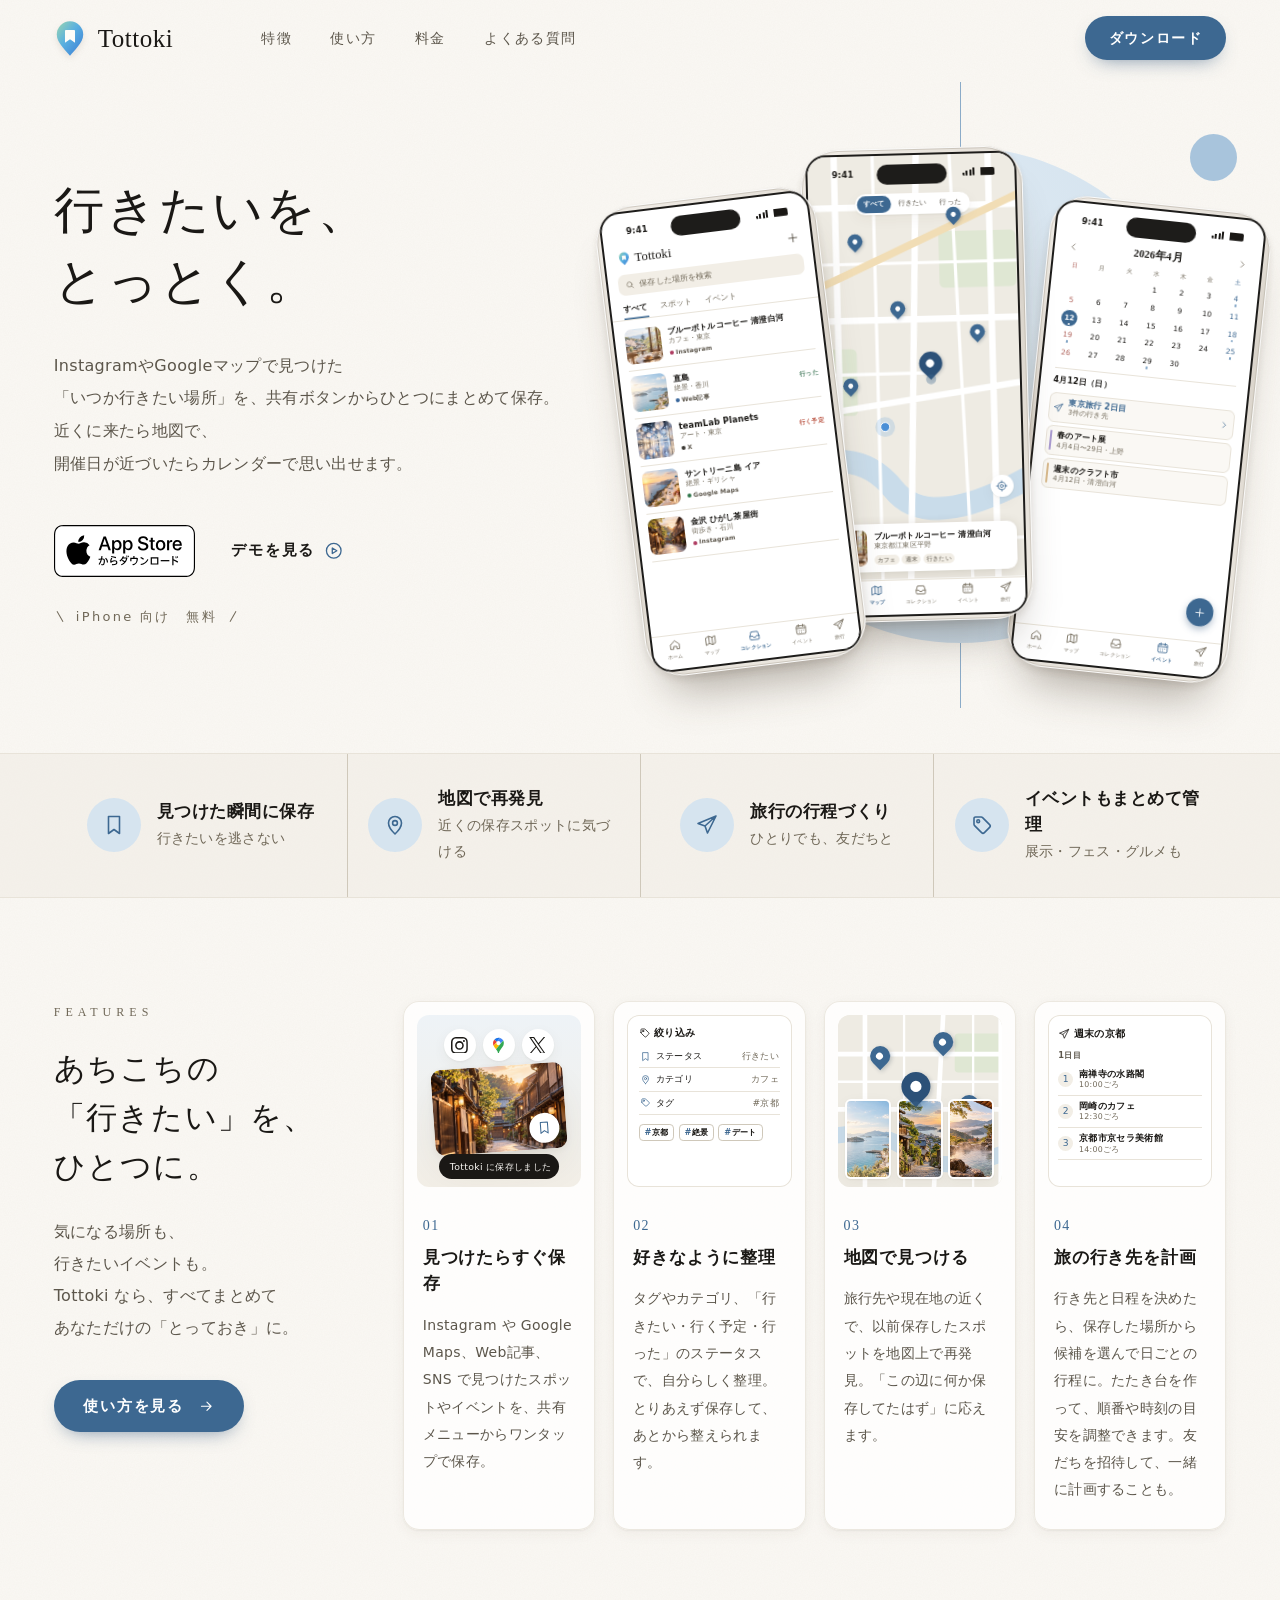
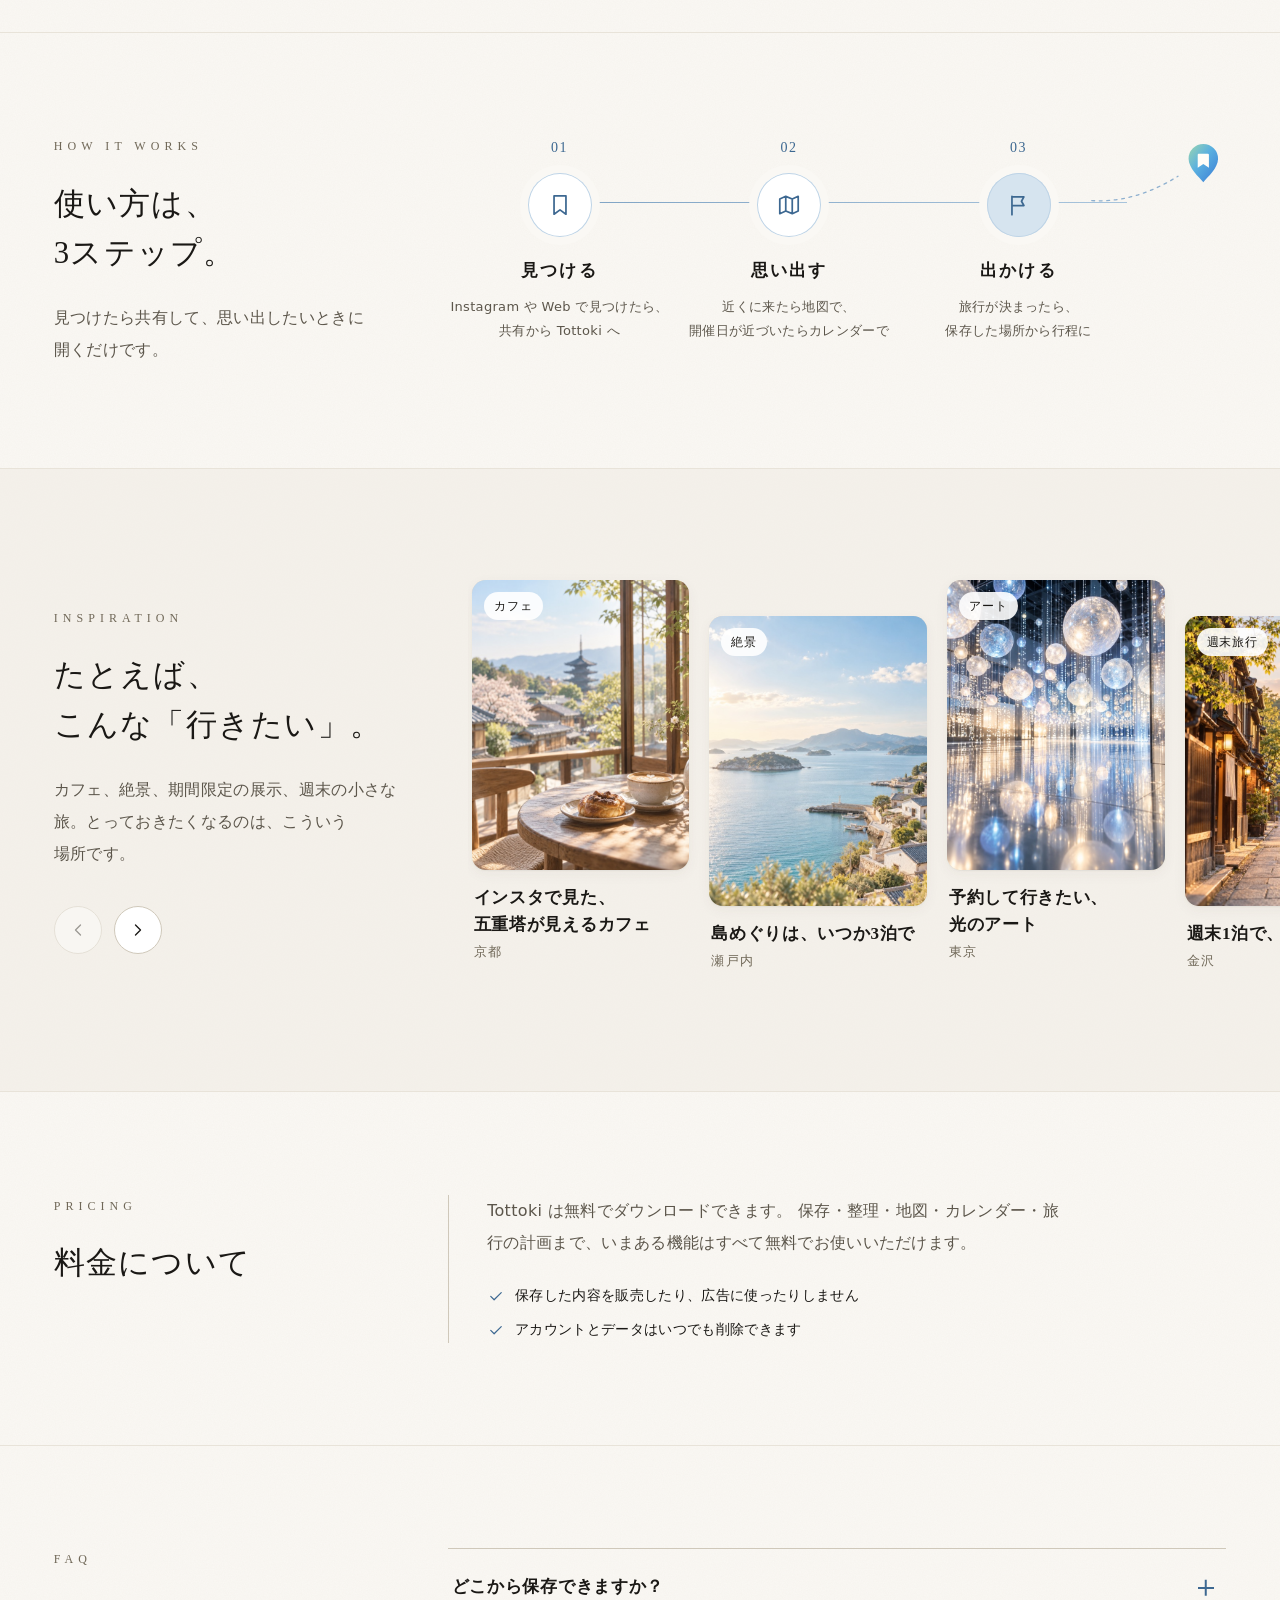
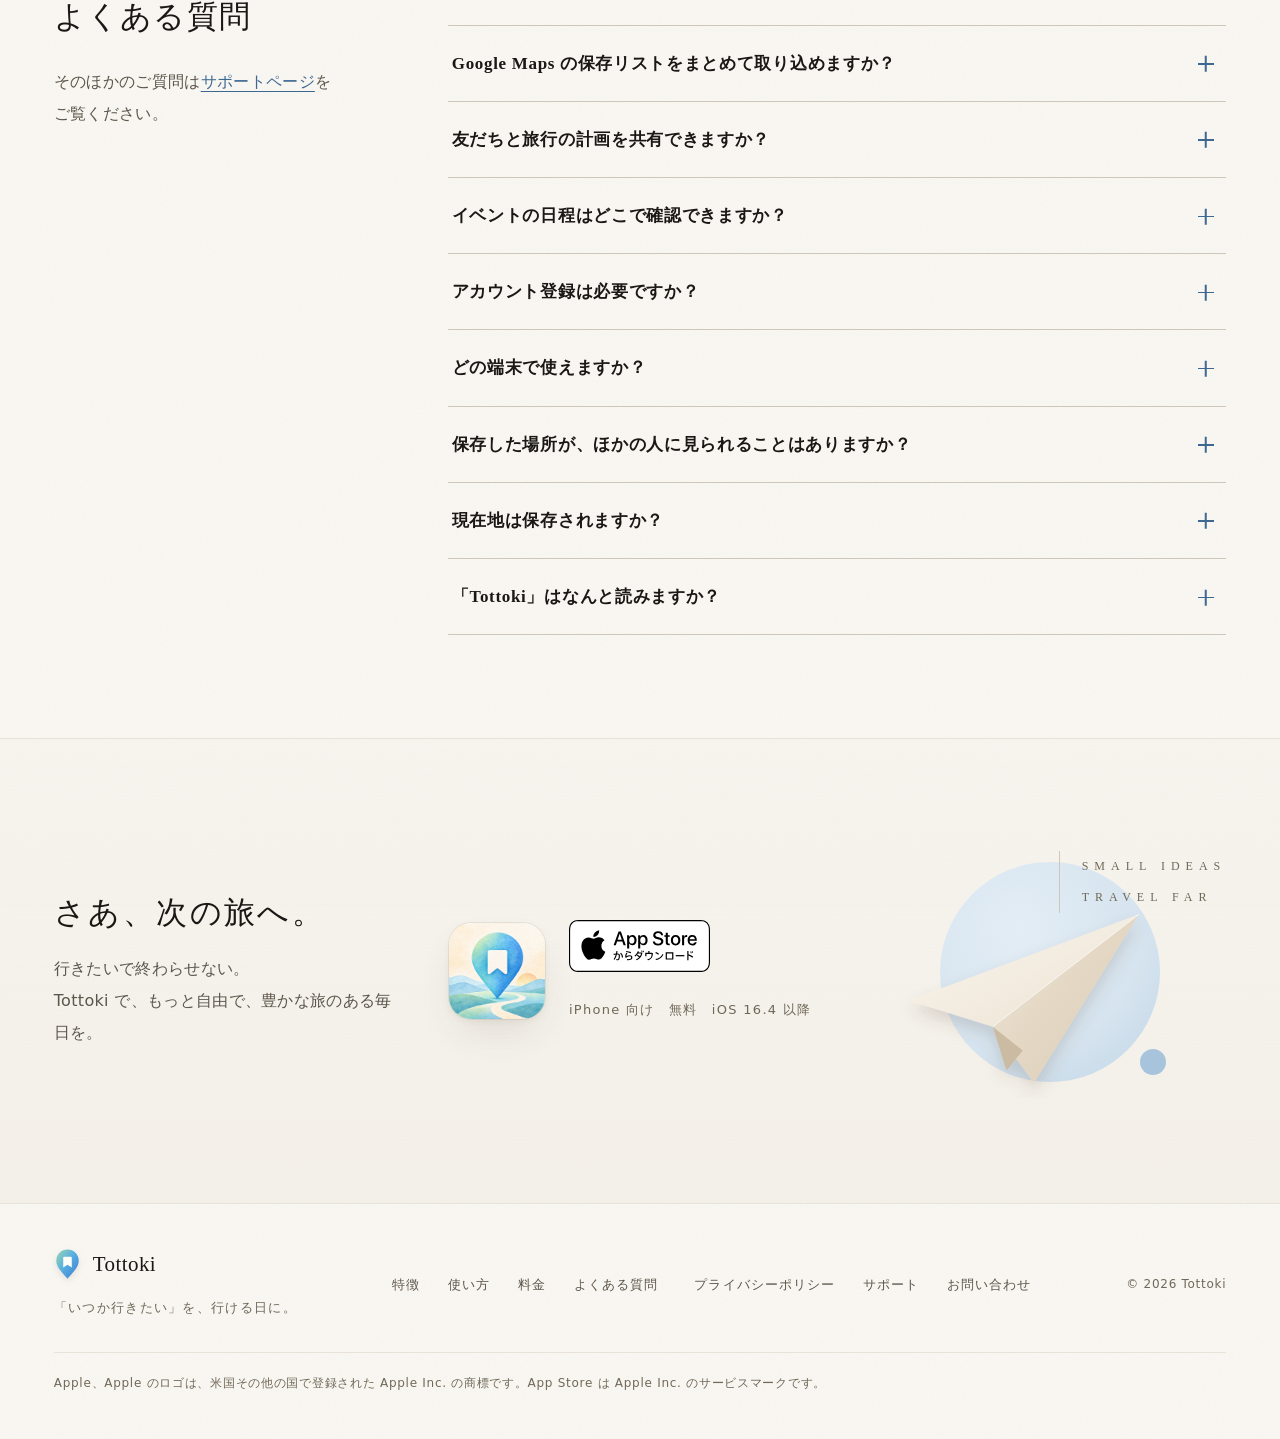
<file: index.html>
<!doctype html>
<html lang="ja">
  <head>
    <meta charset="utf-8" />
    <meta name="viewport" content="width=device-width, initial-scale=1" />
    <title>Tottoki（とっとき） | 行きたいを、とっとく。</title>
    <meta
      name="description"
      content="InstagramやGoogleマップで見つけた「いつか行きたい場所」を、ひとつにまとめて保存。地図で見返して、旅行の行程に。友だちと一緒に計画できるアプリ「Tottoki（とっとき）」です。"
    />
    <link rel="canonical" href="https://tottoki.hryoichi.com/" />
    <meta name="theme-color" content="#faf8f4" />

    <meta property="og:type" content="website" />
    <meta property="og:site_name" content="Tottoki" />
    <meta property="og:title" content="Tottoki（とっとき） | 行きたいを、とっとく。" />
    <meta
      property="og:description"
      content="InstagramやGoogleマップで見つけた「いつか行きたい場所」を、ひとつにまとめて保存。地図で見返して、旅行の行程に。友だちと一緒に計画できるアプリ「Tottoki（とっとき）」です。"
    />
    <meta property="og:url" content="https://tottoki.hryoichi.com/" />
    <meta property="og:image" content="https://tottoki.hryoichi.com/assets/og.png" />
    <meta property="og:image:width" content="1200" />
    <meta property="og:image:height" content="630" />
    <meta property="og:image:alt" content="Tottoki — 行きたいを、とっとく。" />
    <meta property="og:locale" content="ja_JP" />
    <meta name="twitter:card" content="summary_large_image" />
    <meta name="twitter:title" content="Tottoki（とっとき） | 行きたいを、とっとく。" />
    <meta
      name="twitter:description"
      content="見つけた「いつか行きたい場所」をひとつにまとめて保存。地図で見返して、旅行の行程に。友だちと一緒に計画できるアプリ。"
    />
    <meta name="twitter:image" content="https://tottoki.hryoichi.com/assets/og.png" />
    <!-- Safari の上部に出る「入手／開く」の帯（Smart App Banner） -->
    <meta name="apple-itunes-app" content="app-id=6818862412" />

    <!-- 検索結果のサイト名とアプリの情報。「とっとき」とかなで探す人にも見つかるよう、読みを alternateName に入れる。 -->
    <script type="application/ld+json">
      {
        "@context": "https://schema.org",
        "@graph": [
          {
            "@type": "WebSite",
            "@id": "https://tottoki.hryoichi.com/#website",
            "name": "Tottoki",
            "alternateName": ["とっとき", "トットキ"],
            "url": "https://tottoki.hryoichi.com/",
            "inLanguage": "ja"
          },
          {
            "@type": "MobileApplication",
            "@id": "https://tottoki.hryoichi.com/#app",
            "name": "Tottoki",
            "alternateName": ["とっとき", "トットキ"],
            "description": "InstagramやGoogleマップで見つけた「いつか行きたい場所」を、ひとつにまとめて保存。地図で見返して、旅行の行程に。友だちと一緒に計画できるアプリです。",
            "url": "https://tottoki.hryoichi.com/",
            "image": "https://tottoki.hryoichi.com/icon.png",
            "operatingSystem": "iOS 16.4",
            "applicationCategory": "TravelApplication",
            "installUrl": "https://apps.apple.com/jp/app/id6818862412",
            "offers": { "@type": "Offer", "price": "0", "priceCurrency": "JPY" },
            "inLanguage": "ja"
          }
        ]
      }
    </script>

    <link rel="icon" href="icon.png" />
    <link rel="apple-touch-icon" href="icon.png" />
    <link rel="stylesheet" href="assets/lp.css" />
    <script>
      document.documentElement.classList.add('js');
    </script>
    <script src="assets/lp.js" defer></script>
  </head>

  <body>
    <!-- アイコン。本文中では <use href="#i-…"> で参照する。 -->
    <svg class="sprite" aria-hidden="true" focusable="false">
      <symbol id="logo" viewBox="0 0 24 28">
        <defs><linearGradient id="pin-wash" x1="0" y1="0" x2="1" y2="1"><stop offset="0" stop-color="#9ad6b0" /><stop offset=".45" stop-color="#5ab0e0" /><stop offset="1" stop-color="#3a7bd5" /></linearGradient></defs>
        <path d="M12 27C9 23.2 2 17.4 2 11a10 10 0 0 1 20 0c0 6.4-7 12.2-10 16z" fill="url(#pin-wash)" />
        <path d="M8.9 7.6h6.2a.7.7 0 0 1 .7.7v8.9L12 14.6l-3.8 2.6V8.3a.7.7 0 0 1 .7-.7z" fill="#fffdf8" />
      </symbol>
        <symbol fill="none" stroke="currentColor" stroke-width="1.6" stroke-linecap="round" stroke-linejoin="round" id="i-arrow" viewBox="0 0 24 24"><path d="M5 12h14M13 6l6 6-6 6" /></symbol>
        <symbol fill="none" stroke="currentColor" stroke-width="1.6" stroke-linecap="round" stroke-linejoin="round" id="i-play" viewBox="0 0 24 24"><circle cx="12" cy="12" r="9" /><path d="M10.2 8.6v6.8l5.6-3.4z" /></symbol>
        <symbol fill="none" stroke="currentColor" stroke-width="1.6" stroke-linecap="round" stroke-linejoin="round" id="i-bookmark" viewBox="0 0 24 24"><path d="M6.5 3.5h11v17l-5.5-4-5.5 4z" /></symbol>
        <symbol fill="none" stroke="currentColor" stroke-width="1.6" stroke-linecap="round" stroke-linejoin="round" id="i-pin" viewBox="0 0 24 24"><path d="M12 21s6.5-6.1 6.5-11a6.5 6.5 0 1 0-13 0c0 4.9 6.5 11 6.5 11Z" /><circle cx="12" cy="10" r="2.4" /></symbol>
        <symbol fill="none" stroke="currentColor" stroke-width="1.6" stroke-linecap="round" stroke-linejoin="round" id="i-cal" viewBox="0 0 24 24"><rect x="3.5" y="5" width="17" height="15.5" rx="2" /><path d="M3.5 9.5h17M8 3v4M16 3v4M8 13.5h.01M12 13.5h.01M16 13.5h.01M8 17h.01M12 17h.01" /></symbol>
        <symbol fill="none" stroke="currentColor" stroke-width="1.6" stroke-linecap="round" stroke-linejoin="round" id="i-tag" viewBox="0 0 24 24"><path d="M4 11.2V5.5A1.5 1.5 0 0 1 5.5 4h5.7a2 2 0 0 1 1.4.6l7 7a2 2 0 0 1 0 2.8l-5.2 5.2a2 2 0 0 1-2.8 0l-7-7a2 2 0 0 1-.6-1.4Z" /><circle cx="8.2" cy="8.2" r="1.4" /></symbol>
        <symbol fill="none" stroke="currentColor" stroke-width="1.6" stroke-linecap="round" stroke-linejoin="round" id="i-search" viewBox="0 0 24 24"><circle cx="11" cy="11" r="6.5" /><path d="m16 16 4.5 4.5" /></symbol>
        <symbol fill="none" stroke="currentColor" stroke-width="1.6" stroke-linecap="round" stroke-linejoin="round" id="i-map" viewBox="0 0 24 24"><path d="m3.5 6.5 5.5-2.5 6 2.5 5.5-2.5v13.5l-5.5 2.5-6-2.5-5.5 2.5zM9 4v13.5M15 6.5V20" /></symbol>
        <symbol fill="none" stroke="currentColor" stroke-width="1.6" stroke-linecap="round" stroke-linejoin="round" id="i-plane" viewBox="0 0 24 24"><path d="M21 3 3 10.5l7 2.5 2.5 7zM21 3 10 13" /></symbol>
        <symbol stroke="currentColor" stroke-width="1.6" stroke-linejoin="round" id="i-heart" viewBox="0 0 24 24"><path d="M12 20s-7-4.4-7-10a4 4 0 0 1 7-2.6A4 4 0 0 1 19 10c0 5.6-7 10-7 10z" /></symbol>
        <symbol fill="none" stroke="currentColor" stroke-width="1.6" stroke-linecap="round" stroke-linejoin="round" id="i-home" viewBox="0 0 24 24"><path d="m4 11 8-6.5 8 6.5v9h-5v-5H9v5H4z" /></symbol>
        <symbol fill="none" stroke="currentColor" stroke-width="1.6" stroke-linecap="round" stroke-linejoin="round" id="i-collection" viewBox="0 0 24 24"><path d="m3.5 13.5 2.5-8h12l2.5 8V19a1.5 1.5 0 0 1-1.5 1.5H5A1.5 1.5 0 0 1 3.5 19zM3.5 13.5h5l1.5 2.5h4l1.5-2.5h5" /></symbol>
        <symbol fill="none" stroke="currentColor" stroke-width="1.6" stroke-linecap="round" stroke-linejoin="round" id="i-user" viewBox="0 0 24 24"><circle cx="12" cy="8.5" r="3.5" /><path d="M5 20c1-3.5 3.8-5.5 7-5.5s6 2 7 5.5" /></symbol>
        <symbol fill="none" stroke="currentColor" stroke-width="1.6" stroke-linecap="round" stroke-linejoin="round" id="i-check" viewBox="0 0 24 24"><path d="m5 12.5 4.5 4.5L19 7.5" /></symbol>
        <symbol fill="none" stroke="currentColor" stroke-width="1.6" stroke-linecap="round" stroke-linejoin="round" id="i-chev" viewBox="0 0 24 24"><path d="m9 6 6 6-6 6" /></symbol>
        <symbol fill="none" stroke="currentColor" stroke-width="1.6" stroke-linecap="round" stroke-linejoin="round" id="i-chev-l" viewBox="0 0 24 24"><path d="m15 6-6 6 6 6" /></symbol>
        <symbol fill="none" stroke="currentColor" stroke-width="1.6" stroke-linecap="round" stroke-linejoin="round" id="i-plus" viewBox="0 0 24 24"><path d="M12 5v14M5 12h14" /></symbol>
        <symbol fill="none" stroke="currentColor" stroke-width="1.6" stroke-linecap="round" stroke-linejoin="round" id="i-share" viewBox="0 0 24 24"><path d="M12 15V3M7.5 7.5 12 3l4.5 4.5M5 13v6.5A1.5 1.5 0 0 0 6.5 21h11a1.5 1.5 0 0 0 1.5-1.5V13" /></symbol>
        <symbol fill="none" stroke="currentColor" stroke-width="1.6" stroke-linecap="round" stroke-linejoin="round" id="i-menu" viewBox="0 0 24 24"><path d="M4 7h16M4 12h16M4 17h16" /></symbol>
        <symbol fill="none" stroke="currentColor" stroke-width="1.6" stroke-linecap="round" stroke-linejoin="round" id="i-close" viewBox="0 0 24 24"><path d="M6 6l12 12M18 6 6 18" /></symbol>
        <symbol fill="none" stroke="currentColor" stroke-width="1.6" stroke-linecap="round" stroke-linejoin="round" id="i-folder" viewBox="0 0 24 24"><path d="M3.5 7A1.5 1.5 0 0 1 5 5.5h4.5l2 2H19a1.5 1.5 0 0 1 1.5 1.5v9.5A1.5 1.5 0 0 1 19 20H5a1.5 1.5 0 0 1-1.5-1.5z" /></symbol>
        <symbol fill="none" stroke="currentColor" stroke-width="1.6" stroke-linecap="round" stroke-linejoin="round" id="i-locate" viewBox="0 0 24 24"><circle cx="12" cy="12" r="3" /><circle cx="12" cy="12" r="7.5" /><path d="M12 2v2.5M12 19.5V22M2 12h2.5M19.5 12H22" /></symbol>
        <symbol fill="none" stroke="currentColor" stroke-width="1.6" stroke-linecap="round" stroke-linejoin="round" id="i-flag" viewBox="0 0 24 24"><path d="M5.5 21V4M5.5 4.5h11l-2.2 4 2.2 4h-11" /></symbol>
        <symbol fill="none" stroke="currentColor" stroke-width="1.6" stroke-linecap="round" stroke-linejoin="round" id="i-link" viewBox="0 0 24 24"><path d="M10 14a4 4 0 0 0 5.7 0l3-3a4 4 0 0 0-5.7-5.7l-1 1M14 10a4 4 0 0 0-5.7 0l-3 3a4 4 0 0 0 5.7 5.7l1-1" /></symbol>

        <!-- 保存元サービスのマーク。Instagram と X は単色版が公式に認められているので本文の墨色で使い、
             Google Maps はロゴの再着色が認められていないため公式配色のまま置く。 -->
        <symbol fill="currentColor" id="i-instagram" viewBox="0 0 24 24"><path d="M7.0301.084c-1.2768.0602-2.1487.264-2.911.5634-.7888.3075-1.4575.72-2.1228 1.3877-.6652.6677-1.075 1.3368-1.3802 2.127-.2954.7638-.4956 1.6365-.552 2.914-.0564 1.2775-.0689 1.6882-.0626 4.947.0062 3.2586.0206 3.6671.0825 4.9473.061 1.2765.264 2.1482.5635 2.9107.308.7889.72 1.4573 1.388 2.1228.6679.6655 1.3365 1.0743 2.1285 1.38.7632.295 1.6361.4961 2.9134.552 1.2773.056 1.6884.069 4.9462.0627 3.2578-.0062 3.668-.0207 4.9478-.0814 1.28-.0607 2.147-.2652 2.9098-.5633.7889-.3086 1.4578-.72 2.1228-1.3881.665-.6682 1.0745-1.3378 1.3795-2.1284.2957-.7632.4966-1.636.552-2.9124.056-1.2809.0692-1.6898.063-4.948-.0063-3.2583-.021-3.6668-.0817-4.9465-.0607-1.2797-.264-2.1487-.5633-2.9117-.3084-.7889-.72-1.4568-1.3876-2.1228C21.2982 1.33 20.628.9208 19.8378.6165 19.074.321 18.2017.1197 16.9244.0645 15.6471.0093 15.236-.005 11.977.0014 8.718.0076 8.31.0215 7.0301.0839m.1402 21.6932c-1.17-.0509-1.8053-.2453-2.2287-.408-.5606-.216-.96-.4771-1.3819-.895-.422-.4178-.6811-.8186-.9-1.378-.1644-.4234-.3624-1.058-.4171-2.228-.0595-1.2645-.072-1.6442-.079-4.848-.007-3.2037.0053-3.583.0607-4.848.05-1.169.2456-1.805.408-2.2282.216-.5613.4762-.96.895-1.3816.4188-.4217.8184-.6814 1.3783-.9003.423-.1651 1.0575-.3614 2.227-.4171 1.2655-.06 1.6447-.072 4.848-.079 3.2033-.007 3.5835.005 4.8495.0608 1.169.0508 1.8053.2445 2.228.408.5608.216.96.4754 1.3816.895.4217.4194.6816.8176.9005 1.3787.1653.4217.3617 1.056.4169 2.2263.0602 1.2655.0739 1.645.0796 4.848.0058 3.203-.0055 3.5834-.061 4.848-.051 1.17-.245 1.8055-.408 2.2294-.216.5604-.4763.96-.8954 1.3814-.419.4215-.8181.6811-1.3783.9-.4224.1649-1.0577.3617-2.2262.4174-1.2656.0595-1.6448.072-4.8493.079-3.2045.007-3.5825-.006-4.848-.0608M16.953 5.5864A1.44 1.44 0 1 0 18.39 4.144a1.44 1.44 0 0 0-1.437 1.4424M5.8385 12.012c.0067 3.4032 2.7706 6.1557 6.173 6.1493 3.4026-.0065 6.157-2.7701 6.1506-6.1733-.0065-3.4032-2.771-6.1565-6.174-6.1498-3.403.0067-6.156 2.771-6.1496 6.1738M8 12.0077a4 4 0 1 1 4.008 3.9921A3.9996 3.9996 0 0 1 8 12.0077" /></symbol>
        <symbol fill="currentColor" id="i-x" viewBox="0 0 24 24"><path d="M14.234 10.162 22.977 0h-2.072l-7.591 8.824L7.251 0H.258l9.168 13.343L.258 24H2.33l8.016-9.318L16.749 24h6.993zm-2.837 3.299-.929-1.329L3.076 1.56h3.182l5.965 8.532.929 1.329 7.754 11.09h-3.182z" /></symbol>
        <symbol id="i-gmaps" viewBox="0 0 24 24"><g transform="translate(4.32 1) scale(.1663)"><path fill="#1a73e8" d="M60.2 2.2C55.8.8 51 0 46.1 0 32 0 19.3 6.4 10.8 16.5l21.8 18.3L60.2 2.2z" /><path fill="#ea4335" d="M10.8 16.5C4.1 24.5 0 34.9 0 46.1c0 8.7 1.7 15.7 4.6 22l28-33.3-21.8-18.3z" /><path fill="#4285f4" d="M46.2 28.5c9.8 0 17.7 7.9 17.7 17.7 0 4.3-1.6 8.3-4.2 11.4 0 0 13.9-16.6 27.5-32.7-5.6-10.8-15.3-19-27-22.7L32.6 34.8c3.3-3.8 8.1-6.3 13.6-6.3" /><path fill="#fbbc04" d="M46.2 63.8c-9.8 0-17.7-7.9-17.7-17.7 0-4.3 1.5-8.3 4.1-11.3l-28 33.3c4.8 10.6 12.8 19.2 21 29.9l34.1-40.5c-3.3 3.9-8.1 6.3-13.5 6.3" /><path fill="#34a853" d="M59.1 109.2c15.4-24.1 33.3-35 33.3-63 0-7.7-1.9-14.9-5.2-21.3L25.6 98c2.6 3.4 5.3 7.3 7.9 11.3 9.4 14.5 6.8 23.1 12.8 23.1s3.4-8.7 12.8-23.2" /></g></symbol>
        <symbol fill="none" stroke="currentColor" stroke-width="1.6" stroke-linecap="round" stroke-linejoin="round" id="i-globe" viewBox="0 0 24 24"><circle cx="12" cy="12" r="8.5" /><path d="M3.5 12h17M12 3.5c2.2 2.3 3.4 5.3 3.4 8.5s-1.2 6.2-3.4 8.5c-2.2-2.3-3.4-5.3-3.4-8.5S9.8 5.8 12 3.5Z" /></symbol>
    </svg>

    <a class="skip-link" href="#main">本文へスキップ</a>

    <header class="site-header" data-header>
      <div class="container header-inner">
        <a class="brand" href="./" aria-label="Tottoki ホーム">
          <svg class="brand-mark" aria-hidden="true"><use href="#logo" /></svg>
          <span class="brand-name">Tottoki</span>
        </a>

        <nav class="global-nav" id="global-nav" aria-label="メイン">
          <ul>
            <li><a href="#features">特徴</a></li>
            <li><a href="#how">使い方</a></li>
            <li><a href="#pricing">料金</a></li>
            <li><a href="#faq">よくある質問</a></li>
          </ul>
          <a class="btn btn-primary btn-sm nav-cta" href="#download">ダウンロード</a>
        </nav>

        <a class="btn btn-primary btn-sm header-cta" href="#download">ダウンロード</a>
        <button class="menu-toggle" type="button" aria-expanded="false" aria-controls="global-nav" data-menu-toggle>
          <svg class="icon" aria-hidden="true"><use href="#i-menu" /></svg>
          <span class="visually-hidden" data-menu-label>メニューを開く</span>
        </button>
      </div>
    </header>

    <main id="main">
      <!-- ============================================================ HERO -->
      <section class="hero" aria-labelledby="hero-title">
        <div class="container hero-grid">
          <div class="hero-copy">
            <h1 class="hero-title" id="hero-title">
              <span class="line">行きたいを、</span>
              <span class="line">とっとく。</span>
            </h1>
            <p class="hero-lead">
              InstagramやGoogleマップで見つけた<br class="br-wide" />「いつか行きたい場所」を、共有ボタンからひとつにまとめて保存。<br />
              近くに来たら地図で、<br class="br-wide" />開催日が近づいたらカレンダーで思い出せます。
            </p>
            <div class="hero-actions">
              <!-- App Store への導線は Apple の公式バッジ（白・assets/app-store-badge-white.svg）。形・色・文字を変えない。 -->
              <a class="store-badge" href="https://apps.apple.com/jp/app/id6818862412">
                <img src="assets/app-store-badge-white.svg" alt="App Store からダウンロード" width="142" height="52" />
              </a>
              <a class="hero-demo" href="#how">
                デモを見る
                <svg class="icon" aria-hidden="true"><use href="#i-play" /></svg>
              </a>
            </div>
            <p class="hero-note">iPhone 向け　無料</p>
          </div>

          <div class="hero-stage" aria-label="Tottoki のアプリ画面" role="group">
            <span class="shape shape-circle-lg" aria-hidden="true"></span>
            <span class="shape shape-circle-sm" aria-hidden="true"></span>
            <span class="shape shape-line shape-line-top" aria-hidden="true"></span>
            <span class="shape shape-line shape-line-bottom" aria-hidden="true"></span>

            <!-- コレクション -->
            <figure class="phone phone-collection" role="img" aria-label="コレクション画面。保存したカフェや絶景スポットが、保存元のサービスと一緒に一覧で並んでいる">
              <div class="phone-screen">
                <div class="status"><span>9:41</span><span class="status-icons"></span></div>
                <div class="app-head">
                  <span class="app-brand"><svg aria-hidden="true"><use href="#logo" /></svg>Tottoki</span>
                  <svg class="app-ico" aria-hidden="true"><use href="#i-plus" /></svg>
                </div>
                <div class="app-search"><svg aria-hidden="true"><use href="#i-search" /></svg>保存した場所を検索</div>
                <div class="app-tabs"><span class="is-on">すべて</span><span>スポット</span><span>イベント</span></div>
                <ul class="app-list">
                  <li>
                    <img src="assets/img/kyoto_cafe-400.jpg" alt="" width="60" height="80" />
                    <div><b>ブルーボトルコーヒー 清澄白河</b><small>カフェ・東京</small><em class="src src-ig">Instagram</em></div>
                  </li>
                  <li>
                    <img src="assets/img/setouchi_landscape-400.jpg" alt="" width="60" height="80" />
                    <div><b>直島</b><small>絶景・香川</small><em class="src src-web">Web記事</em></div>
                    <span class="item-state is-visited">行った</span>
                  </li>
                  <li>
                    <img src="assets/img/tokyo_art-400.jpg" alt="" width="60" height="80" />
                    <div><b>teamLab Planets</b><small>アート・東京</small><em class="src src-x">X</em></div>
                    <span class="item-state">行く予定</span>
                  </li>
                  <li>
                    <img src="assets/img/greek_landscape-400.jpg" alt="" width="60" height="80" />
                    <div><b>サントリーニ島 イア</b><small>絶景・ギリシャ</small><em class="src src-gm">Google Maps</em></div>
                  </li>
                  <li>
                    <img src="assets/img/kanazawa_trip-400.jpg" alt="" width="60" height="80" />
                    <div><b>金沢 ひがし茶屋街</b><small>街歩き・石川</small><em class="src src-ig">Instagram</em></div>
                  </li>
                </ul>
                <nav class="tabbar" aria-hidden="true">
                  <span><svg><use href="#i-home" /></svg>ホーム</span>
                  <span><svg><use href="#i-map" /></svg>マップ</span>
                  <span class="is-on"><svg><use href="#i-collection" /></svg>コレクション</span>
                  <span><svg><use href="#i-cal" /></svg>イベント</span>
                  <span><svg><use href="#i-plane" /></svg>旅行</span>
                </nav>
              </div>
            </figure>

            <!-- Map -->
            <figure class="phone phone-map" role="img" aria-label="Map画面。保存したスポットが地図上にピンで表示され、選んだカフェの詳細が下に出ている">
              <div class="phone-screen">
                <div class="status"><span>9:41</span><span class="status-icons"></span></div>
                <div class="map">
                  <svg class="map-art" viewBox="0 0 200 330" preserveAspectRatio="xMidYMid slice" aria-hidden="true">
                    <rect width="200" height="330" fill="#eeebe3" />
                    <path d="M-10 250q60-30 90 10t130-20" stroke="#c9dcea" stroke-width="18" fill="none" />
                    <rect x="120" y="60" width="60" height="44" rx="4" fill="#dfe7d3" />
                    <rect x="14" y="150" width="40" height="52" rx="4" fill="#dfe7d3" />
                    <g stroke="#fff" fill="none" stroke-linecap="round">
                      <path d="M0 40h200M0 128h200M-10 205l220-30M40 0v330M104 0l-12 330M160 0v330" stroke-width="5" />
                      <path d="M0 84h200M70 0v330M130 0l10 330M0 300h200M0 170h110" stroke-width="2.5" />
                    </g>
                    <path d="M-10 118 210 20" stroke="#f1ddb5" stroke-width="6" />
                  </svg>
                  <div class="map-status"><span class="is-on">すべて</span><span>行きたい</span><span>行った</span></div>
                  <span class="pin" style="--x: 22%; --y: 22%"></span>
                  <span class="pin" style="--x: 70%; --y: 16%"></span>
                  <span class="pin" style="--x: 42%; --y: 38%"></span>
                  <span class="pin" style="--x: 80%; --y: 44%"></span>
                  <span class="pin" style="--x: 18%; --y: 56%"></span>
                  <span class="pin pin-active" style="--x: 57%; --y: 52%"></span>
                  <span class="here" style="--x: 34%; --y: 64%"></span>
                  <span class="map-locate"><svg aria-hidden="true"><use href="#i-locate" /></svg></span>
                  <div class="sheet">
                    <img src="assets/img/kyoto_cafe-400.jpg" alt="" width="60" height="80" />
                    <div>
                      <b>ブルーボトルコーヒー 清澄白河</b>
                      <small>東京都江東区平野</small>
                      <span class="chips"><i>カフェ</i><i>週末</i><i>行きたい</i></span>
                    </div>
                  </div>
                </div>
                <nav class="tabbar" aria-hidden="true">
                  <span><svg><use href="#i-home" /></svg>ホーム</span>
                  <span class="is-on"><svg><use href="#i-map" /></svg>マップ</span>
                  <span><svg><use href="#i-collection" /></svg>コレクション</span>
                  <span><svg><use href="#i-cal" /></svg>イベント</span>
                  <span><svg><use href="#i-plane" /></svg>旅行</span>
                </nav>
              </div>
            </figure>

            <!-- Calendar -->
            <figure class="phone phone-cal" role="img" aria-label="イベント画面。2026年4月のカレンダーで12日を選ぶと、東京旅行の2日目へのリンクと、その日に開催される展示やイベントが並ぶ">
              <div class="phone-screen">
                <div class="status"><span>9:41</span><span class="status-icons"></span></div>
                <div class="cal-head">
                  <svg aria-hidden="true"><use href="#i-chev-l" /></svg>
                  <b>2026年4月</b>
                  <svg aria-hidden="true"><use href="#i-chev" /></svg>
                </div>
                <div class="cal-grid" data-cal></div>
                <div class="cal-day">4月12日（日）</div>
                <ul class="cal-list">
                  <li class="cal-trip"><svg aria-hidden="true"><use href="#i-plane" /></svg><div><b>東京旅行 2日目</b><small>3件の行き先</small></div><svg aria-hidden="true"><use href="#i-chev" /></svg></li>
                  <li><span class="bar bar-art"></span><div><b>春のアート展</b><small>4月4日〜29日・上野</small></div></li>
                  <li><span class="bar"></span><div><b>週末のクラフト市</b><small>4月12日・清澄白河</small></div></li>
                </ul>
                <span class="fab"><svg aria-hidden="true"><use href="#i-plus" /></svg></span>
                <nav class="tabbar" aria-hidden="true">
                  <span><svg><use href="#i-home" /></svg>ホーム</span>
                  <span><svg><use href="#i-map" /></svg>マップ</span>
                  <span><svg><use href="#i-collection" /></svg>コレクション</span>
                  <span class="is-on"><svg><use href="#i-cal" /></svg>イベント</span>
                  <span><svg><use href="#i-plane" /></svg>旅行</span>
                </nav>
              </div>
            </figure>
          </div>
        </div>
      </section>

      <!-- ======================================================== BENEFITS -->
      <section class="benefits" aria-label="Tottoki でできること">
        <ul class="container benefit-list">
          <li class="benefit reveal">
            <span class="benefit-icon"><svg aria-hidden="true"><use href="#i-bookmark" /></svg></span>
            <div><h2>見つけた瞬間に保存</h2><p>行きたいを逃さない</p></div>
          </li>
          <li class="benefit reveal">
            <span class="benefit-icon"><svg aria-hidden="true"><use href="#i-pin" /></svg></span>
            <div><h2>地図で再発見</h2><p>近くの保存スポットに気づける</p></div>
          </li>
          <li class="benefit reveal">
            <span class="benefit-icon"><svg aria-hidden="true"><use href="#i-plane" /></svg></span>
            <div><h2>旅行の行程づくり</h2><p>ひとりでも、友だちと</p></div>
          </li>
          <li class="benefit reveal">
            <span class="benefit-icon"><svg aria-hidden="true"><use href="#i-tag" /></svg></span>
            <div><h2>イベントもまとめて管理</h2><p>展示・フェス・グルメも</p></div>
          </li>
        </ul>
      </section>

      <!-- ======================================================== FEATURES -->
      <section class="section features" id="features" aria-labelledby="features-title">
        <div class="container features-grid">
          <div class="section-intro reveal">
            <p class="eyebrow eyebrow-en">Features</p>
            <h2 class="section-title" id="features-title"><span class="nw">あちこちの</span><span class="nw">「行きたい」を、</span><br />ひとつに。</h2>
            <p class="section-lead">
              気になる場所も、行きたいイベントも。<br />
              Tottoki なら、すべてまとめて<br class="br-wide" />あなただけの「とっておき」に。
            </p>
            <a class="btn btn-primary" href="#how">
              使い方を見る
              <svg class="icon" aria-hidden="true"><use href="#i-arrow" /></svg>
            </a>
          </div>

          <ol class="feature-list" role="list">
            <li class="feature reveal">
              <div class="feature-visual fv-save" aria-hidden="true">
                <div class="fv-sources">
                  <span class="src-dot"><svg><use href="#i-instagram" /></svg></span>
                  <span class="src-dot"><svg><use href="#i-gmaps" /></svg></span>
                  <span class="src-dot"><svg><use href="#i-x" /></svg></span>
                  <span class="src-dot"><svg><use href="#i-globe" /></svg></span>
                </div>
                <div class="fv-shot">
                  <img src="assets/img/kanazawa_trip-640.jpg" alt="" width="300" height="400" loading="lazy" />
                  <span class="fv-save-btn"><svg><use href="#i-bookmark" /></svg></span>
                </div>
                <span class="fv-toast"><svg><use href="#i-check" /></svg>Tottoki に保存しました</span>
              </div>
              <p class="feature-num">01</p>
              <h3>見つけたらすぐ保存</h3>
              <p>Instagram や Google Maps、Web記事、SNS で見つけたスポットやイベントを、共有メニューからワンタップで保存。</p>
            </li>

            <li class="feature reveal">
              <div class="feature-visual fv-organize" aria-hidden="true">
                <p class="fv-title"><svg><use href="#i-tag" /></svg>絞り込み</p>
                <ul>
                  <li><svg><use href="#i-bookmark" /></svg>ステータス<span>行きたい</span></li>
                  <li><svg><use href="#i-pin" /></svg>カテゴリ<span>カフェ</span></li>
                  <li><svg><use href="#i-tag" /></svg>タグ<span>#京都</span></li>
                </ul>
                <p class="fv-tags"><i><b>#</b>京都</i><i><b>#</b>絶景</i><i><b>#</b>デート</i></p>
              </div>
              <p class="feature-num">02</p>
              <h3>好きなように整理</h3>
              <p>タグやカテゴリ、「行きたい・行く予定・行った」のステータスで、自分らしく整理。とりあえず保存して、あとから整えられます。</p>
            </li>

            <li class="feature reveal">
              <div class="feature-visual fv-map" aria-hidden="true">
                <svg class="fv-map-art" viewBox="0 0 200 150" preserveAspectRatio="xMidYMid slice">
                  <rect width="200" height="150" fill="#eeebe3" />
                  <path d="M-10 118q60-30 100 0t120-16" stroke="#c9dcea" stroke-width="14" fill="none" />
                  <rect x="130" y="16" width="50" height="34" rx="3" fill="#dfe7d3" />
                  <g stroke="#fff" fill="none"><path d="M0 34h200M0 82h200M52 0v150M120 0l-8 150M170 0v150" stroke-width="4" /><path d="M0 58h200M86 0v150M146 0v150" stroke-width="2" /></g>
                </svg>
                <span class="pin" style="--x: 26%; --y: 30%"></span>
                <span class="pin" style="--x: 64%; --y: 22%"></span>
                <span class="pin pin-active" style="--x: 48%; --y: 50%"></span>
                <span class="pin" style="--x: 80%; --y: 58%"></span>
                <div class="fv-thumbs">
                  <img src="assets/img/setouchi_landscape-400.jpg" alt="" width="60" height="80" loading="lazy" />
                  <img src="assets/img/onomichi_town-400.jpg" alt="" width="60" height="80" loading="lazy" />
                  <img src="assets/img/hakone_hotspring-400.jpg" alt="" width="60" height="80" loading="lazy" />
                </div>
              </div>
              <p class="feature-num">03</p>
              <h3>地図で見つける</h3>
              <p>旅行先や現在地の近くで、以前保存したスポットを地図上で再発見。「この辺に何か保存してたはず」に応えます。</p>
            </li>

            <li class="feature reveal">
              <div class="feature-visual fv-trip" aria-hidden="true">
                <p class="fv-title"><svg><use href="#i-plane" /></svg>週末の京都</p>
                <p class="fv-trip-day">1日目</p>
                <ol class="fv-itinerary">
                  <li><span>1</span><div><b>南禅寺の水路閣</b><small>10:00ごろ</small></div></li>
                  <li><span>2</span><div><b>岡崎のカフェ</b><small>12:30ごろ</small></div></li>
                  <li><span>3</span><div><b>京都市京セラ美術館</b><small>14:00ごろ</small></div></li>
                </ol>
              </div>
              <p class="feature-num">04</p>
              <h3>旅の行き先を計画</h3>
              <p>行き先と日程を決めたら、保存した場所から候補を選んで日ごとの行程に。たたき台を作って、順番や時刻の目安を調整できます。友だちを招待して、一緒に計画することも。</p>
            </li>
          </ol>
        </div>
      </section>

      <!-- ============================================================= HOW -->
      <section class="section how" id="how" aria-labelledby="how-title">
        <div class="container how-grid">
          <div class="section-intro reveal">
            <p class="eyebrow eyebrow-en">How it works</p>
            <h2 class="section-title" id="how-title">使い方は、<br />3ステップ。</h2>
            <p class="section-lead">
              見つけたら共有して、思い出したいときに開くだけです。
            </p>
          </div>

          <div class="timeline-wrap">
            <ol class="timeline">
              <li class="step reveal">
                <span class="step-num">01</span>
                <span class="step-icon"><svg aria-hidden="true"><use href="#i-bookmark" /></svg></span>
                <h3>見つける</h3>
                <p>Instagram や Web で見つけたら、<br class="br-wide" />共有から Tottoki へ</p>
              </li>
              <li class="step reveal">
                <span class="step-num">02</span>
                <span class="step-icon"><svg aria-hidden="true"><use href="#i-map" /></svg></span>
                <h3>思い出す</h3>
                <p>近くに来たら地図で、<br class="br-wide" />開催日が近づいたらカレンダーで</p>
              </li>
              <li class="step reveal">
                <span class="step-num">03</span>
                <span class="step-icon step-icon-last"><svg aria-hidden="true"><use href="#i-flag" /></svg></span>
                <h3>出かける</h3>
                <p>旅行が決まったら、<br class="br-wide" />保存した場所から行程に</p>
              </li>
            </ol>
            <svg class="flight" viewBox="0 0 160 90" aria-hidden="true">
              <path class="flight-trail" d="M4 70C40 72 70 60 96 44" fill="none" stroke="#8eb0cf" stroke-width="1.4" stroke-dasharray="3 5" stroke-linecap="round" />
              <g class="flight-plane"><use href="#logo" x="96" y="8" width="54" height="44" /></g>
            </svg>
          </div>
        </div>
      </section>

      <!-- ===================================================== INSPIRATION -->
      <section class="section inspiration" id="inspiration" aria-labelledby="insp-title">
        <div class="container insp-grid">
          <div class="section-intro reveal">
            <p class="eyebrow eyebrow-en">Inspiration</p>
            <h2 class="section-title" id="insp-title"><span class="nw">たとえば、</span><br />こんな「行きたい」。</h2>
            <p class="section-lead">
              カフェ、絶景、期間限定の展示、週末の小さな旅。とっておきたくなるのは、こういう場所です。
            </p>
            <div class="insp-controls">
              <button class="round-btn" type="button" data-scroll="-1" aria-controls="insp-track">
                <svg aria-hidden="true"><use href="#i-chev-l" /></svg><span class="visually-hidden">前へ</span>
              </button>
              <button class="round-btn" type="button" data-scroll="1" aria-controls="insp-track">
                <svg aria-hidden="true"><use href="#i-chev" /></svg><span class="visually-hidden">次へ</span>
              </button>
            </div>
          </div>

          <ul class="insp-track" id="insp-track" tabindex="0" aria-label="おでかけ先のイメージ（横にスクロールできます）">
            <li class="insp-card">
              <figure>
                <div class="insp-img"><img src="assets/img/kyoto_cafe-640.jpg" srcset="assets/img/kyoto_cafe-640.jpg 640w, assets/img/kyoto_cafe.jpg 1122w" sizes="(max-width: 767px) 64vw, 240px" alt="窓の外に桜と五重塔が見える、やわらかな光のカフェ" width="600" height="800" loading="lazy" /><span class="insp-tag">カフェ</span><span class="insp-save" aria-hidden="true"><svg><use href="#i-bookmark" /></svg></span></div>
                <figcaption><b>インスタで見た、五重塔が見えるカフェ</b><span>京都</span></figcaption>
              </figure>
            </li>
            <li class="insp-card">
              <figure>
                <div class="insp-img"><img src="assets/img/setouchi_landscape-640.jpg" srcset="assets/img/setouchi_landscape-640.jpg 640w, assets/img/setouchi_landscape.jpg 1122w" sizes="(max-width: 767px) 64vw, 240px" alt="穏やかな海に島々が浮かぶ瀬戸内の風景" width="600" height="800" loading="lazy" /><span class="insp-tag">絶景</span><span class="insp-save" aria-hidden="true"><svg><use href="#i-bookmark" /></svg></span></div>
                <figcaption><b>島めぐりは、いつか3泊で</b><span>瀬戸内</span></figcaption>
              </figure>
            </li>
            <li class="insp-card">
              <figure>
                <div class="insp-img"><img src="assets/img/tokyo_art-640.jpg" srcset="assets/img/tokyo_art-640.jpg 640w, assets/img/tokyo_art.jpg 1122w" sizes="(max-width: 767px) 64vw, 240px" alt="無数の光が浮かぶ没入型のアート空間" width="600" height="800" loading="lazy" /><span class="insp-tag">アート</span><span class="insp-save" aria-hidden="true"><svg><use href="#i-bookmark" /></svg></span></div>
                <figcaption><b>予約して行きたい、光のアート</b><span>東京</span></figcaption>
              </figure>
            </li>
            <li class="insp-card">
              <figure>
                <div class="insp-img"><img src="assets/img/kanazawa_trip-640.jpg" srcset="assets/img/kanazawa_trip-640.jpg 640w, assets/img/kanazawa_trip.jpg 1122w" sizes="(max-width: 767px) 64vw, 240px" alt="木格子の町家が続く石畳の通り" width="600" height="800" loading="lazy" /><span class="insp-tag">週末旅行</span><span class="insp-save" aria-hidden="true"><svg><use href="#i-bookmark" /></svg></span></div>
                <figcaption><b>週末1泊で、ひがし茶屋街</b><span>金沢</span></figcaption>
              </figure>
            </li>
            <li class="insp-card">
              <figure>
                <div class="insp-img"><img src="assets/img/hakone_hotspring-640.jpg" srcset="assets/img/hakone_hotspring-640.jpg 640w, assets/img/hakone_hotspring.jpg 1122w" sizes="(max-width: 767px) 64vw, 240px" alt="紅葉の山を望む湯けむりの露天風呂" width="600" height="800" loading="lazy" /><span class="insp-tag">温泉</span><span class="insp-save" aria-hidden="true"><svg><use href="#i-bookmark" /></svg></span></div>
                <figcaption><b>日帰りで行ける湯</b><span>箱根</span></figcaption>
              </figure>
            </li>
            <li class="insp-card">
              <figure>
                <div class="insp-img"><img src="assets/img/nagaoka_fireworks-640.jpg" srcset="assets/img/nagaoka_fireworks-640.jpg 640w, assets/img/nagaoka_fireworks.jpg 1122w" sizes="(max-width: 767px) 64vw, 240px" alt="夜空に大輪の花火が咲く花火大会" width="600" height="800" loading="lazy" /><span class="insp-tag">イベント</span><span class="insp-save" aria-hidden="true"><svg><use href="#i-bookmark" /></svg></span></div>
                <figcaption><b>8月2日・3日の花火</b><span>長岡</span></figcaption>
              </figure>
            </li>
            <li class="insp-card">
              <figure>
                <div class="insp-img"><img src="assets/img/ueno_museum-640.jpg" srcset="assets/img/ueno_museum-640.jpg 640w, assets/img/ueno_museum.jpg 1122w" sizes="(max-width: 767px) 64vw, 240px" alt="大きな窓から光が差し込む、静かな美術館の展示室" width="600" height="800" loading="lazy" /><span class="insp-tag">展示</span><span class="insp-save" aria-hidden="true"><svg><use href="#i-bookmark" /></svg></span></div>
                <figcaption><b>4月29日までの展示</b><span>上野</span></figcaption>
              </figure>
            </li>
            <li class="insp-card">
              <figure>
                <div class="insp-img"><img src="assets/img/onomichi_town-640.jpg" srcset="assets/img/onomichi_town-640.jpg 640w, assets/img/onomichi_town.jpg 1122w" sizes="(max-width: 767px) 64vw, 240px" alt="坂道の石段に家々が重なり、海と島々が見える街並み" width="600" height="800" loading="lazy" /><span class="insp-tag">街歩き</span><span class="insp-save" aria-hidden="true"><svg><use href="#i-bookmark" /></svg></span></div>
                <figcaption><b>坂道と路地をたどる街歩き</b><span>尾道</span></figcaption>
              </figure>
            </li>
          </ul>
        </div>
      </section>

      <!-- ========================================================= PRICING -->
      <section class="section pricing" id="pricing" aria-labelledby="pricing-title">
        <div class="container pricing-grid">
          <div class="section-intro reveal">
            <p class="eyebrow eyebrow-en">Pricing</p>
            <h2 class="section-title" id="pricing-title">料金について</h2>
          </div>
          <div class="pricing-body reveal">
            <p class="pricing-text">
              Tottoki は無料でダウンロードできます。
              保存・整理・地図・カレンダー・旅行の計画まで、いまある機能はすべて無料でお使いいただけます。
            </p>
            <ul class="pricing-points">
              <li><svg aria-hidden="true"><use href="#i-check" /></svg>保存した内容を販売したり、広告に使ったりしません</li>
              <li><svg aria-hidden="true"><use href="#i-check" /></svg>アカウントとデータはいつでも削除できます</li>
            </ul>
          </div>
        </div>
      </section>

      <!-- ============================================================= FAQ -->
      <section class="section faq" id="faq" aria-labelledby="faq-title">
        <div class="container faq-grid">
          <div class="section-intro reveal">
            <p class="eyebrow eyebrow-en">FAQ</p>
            <h2 class="section-title" id="faq-title">よくある質問</h2>
            <p class="section-lead">そのほかのご質問は<a href="support.html">サポートページ</a>をご覧ください。</p>
          </div>
          <div class="faq-list reveal">
            <details>
              <summary>どこから保存できますか？</summary>
              <p>
                Instagram、Google Maps、Safari など、共有ボタンのあるアプリから保存できます。共有メニューで Tottoki を選ぶだけで、アプリを開かずにその場で保存できます。タイトルや画像は URL から読み取り、読み取れなかった項目はあとから書き足せます。
              </p>
            </details>
            <details>
              <summary>Google Maps の保存リストをまとめて取り込めますか？</summary>
              <p>
                はい。Google Takeout で書き出したファイルから、Google Maps のリストやスターを付けた場所をまとめて取り込めます。プロフィールの「Google マップから取り込む」から、取り込みたいリストや場所を選べます。Google Maps との自動同期や、Instagram の保存リストの一括取り込みには対応していません。
              </p>
            </details>
            <details>
              <summary>友だちと旅行の計画を共有できますか？</summary>
              <p>はい。旅行の招待リンクを送ると、参加した人と行程を共有できます。「編集できる」「見るだけ」を選べるので、一緒に行き先を追加したり、できあがった計画を見てもらったりできます。保存した場所やイベントを、ひとつずつリンクで送ることもできます。</p>
            </details>
            <details>
              <summary>イベントの日程はどこで確認できますか？</summary>
              <p>「イベント」タブのカレンダーに、保存した展示やイベントの開催日が表示されます。旅行の日程も同じカレンダーから確認でき、その日の旅行の行程を開けます。</p>
            </details>
            <details>
              <summary>アカウント登録は必要ですか？</summary>
              <p>アプリのご利用には、メールアドレスでのアカウント登録が必要です。Instagram や Google Maps のアカウントと連携する必要はありません。</p>
            </details>
            <details>
              <summary>どの端末で使えますか？</summary>
              <p>iPhone（iOS 16.4 以降）でお使いいただけます。<a href="https://apps.apple.com/jp/app/id6818862412">App Store</a> から無料でダウンロードできます。Android 版はまだありません。</p>
            </details>
            <details>
              <summary>保存した場所が、ほかの人に見られることはありますか？</summary>
              <p>
                保存した内容は、あなたが共有しない限り、ほかの利用者には見えません。項目をリンクで送ると、そのリンクを知っている人に内容が表示されます。旅行に招待した人には、参加した旅行の行程と、そこに追加した項目が表示されます。リンクを受け取った人は、アプリがなくても Web ページで内容の一部を見られます。送ったリンクはいつでも止められます。詳しくは<a href="privacy.html#sec-3">プライバシーポリシー</a>をご覧ください。
              </p>
            </details>
            <details>
              <summary>現在地は保存されますか？</summary>
              <p>現在地は、近くの保存スポットを探したり、地図を現在地に動かしたりするために端末内で使います。現在地そのものを Tottoki のサーバーへ送信・保存することはありません。位置情報を許可しなくても、保存・整理や旅行の計画を利用できます。</p>
            </details>
            <details>
              <summary>「Tottoki」はなんと読みますか？</summary>
              <p>「とっとき」と読みます。「とっておき」をもじった言い方で、見つけた「行きたい」を、行ける日までとっておく場所という意味をこめています。</p>
            </details>
          </div>
        </div>
      </section>

      <!-- ============================================================= CTA -->
      <section class="final-cta" id="download" aria-labelledby="cta-title">
        <div class="container cta-grid">
          <div class="cta-copy reveal">
            <h2 class="cta-title" id="cta-title">さあ、次の旅へ。</h2>
            <p>行きたいで終わらせない。<br />Tottoki で、もっと自由で、<br class="br-narrow" />豊かな旅のある毎日を。</p>
          </div>

          <div class="store reveal">
            <img class="store-icon" src="icon.png" alt="Tottoki のアプリアイコン" width="96" height="96" loading="lazy" />
            <div class="store-body">
              <a class="store-badge" href="https://apps.apple.com/jp/app/id6818862412" aria-describedby="store-note">
                <img src="assets/app-store-badge-white.svg" alt="App Store からダウンロード" width="142" height="52" loading="lazy" />
              </a>
              <p class="store-note" id="store-note">iPhone 向け　無料　iOS 16.4 以降</p>
            </div>
          </div>

          <div class="cta-art" aria-hidden="true">
            <span class="shape shape-circle-lg"></span>
            <span class="shape shape-circle-sm"></span>
            <svg class="cta-plane" viewBox="0 0 400 320">
              <defs>
                <linearGradient id="pw1" x1="0" y1="0" x2="1" y2="1"><stop offset="0" stop-color="#fbf7ef" /><stop offset="1" stop-color="#ebe1d1" /></linearGradient>
                <linearGradient id="pw2" x1="0" y1="0" x2="1" y2="1"><stop offset="0" stop-color="#eee4d4" /><stop offset="1" stop-color="#d9cbb4" /></linearGradient>
                <filter id="pshadow" x="-20%" y="-20%" width="140%" height="160%"><feDropShadow dx="0" dy="14" stdDeviation="12" flood-color="#5a4a36" flood-opacity=".18" /></filter>
              </defs>
              <g filter="url(#pshadow)">
                <path d="M16 164 384 26 150 206z" fill="url(#pw1)" />
                <path d="M150 206 384 26 216 296z" fill="url(#pw2)" />
                <path d="M150 206l22 70 26-32z" fill="#cbbba2" />
              </g>
              <path d="M150 206 384 26" stroke="#fff" stroke-width="1.5" opacity=".8" />
            </svg>
            <p class="cta-vertical">Small ideas<br />travel far</p>
          </div>
        </div>
      </section>
    </main>

    <!-- ========================================================== FOOTER -->
    <footer class="site-footer">
      <div class="container footer-inner">
        <div class="footer-brand">
          <a class="brand" href="./" aria-label="Tottoki ホーム">
            <svg class="brand-mark" aria-hidden="true"><use href="#logo" /></svg>
            <span class="brand-name">Tottoki</span>
          </a>
          <p>「いつか行きたい」を、行ける日に。</p>
        </div>
        <nav class="footer-nav" aria-label="フッター">
          <ul>
            <li><a href="#features">特徴</a></li>
            <li><a href="#how">使い方</a></li>
            <li><a href="#pricing">料金</a></li>
            <li><a href="#faq">よくある質問</a></li>
          </ul>
          <ul>
            <li><a href="privacy.html">プライバシーポリシー</a></li>
            <li><a href="support.html">サポート</a></li>
            <li><a href="mailto:support@tottoki-support.hryoichi.com">お問い合わせ</a></li>
          </ul>
        </nav>
        <p class="copyright">© 2026 Tottoki</p>
        <p class="trademark">Apple、Apple のロゴは、米国その他の国で登録された Apple Inc. の商標です。App Store は Apple Inc. のサービスマークです。</p>
      </div>
    </footer>
  </body>
</html>
</file>
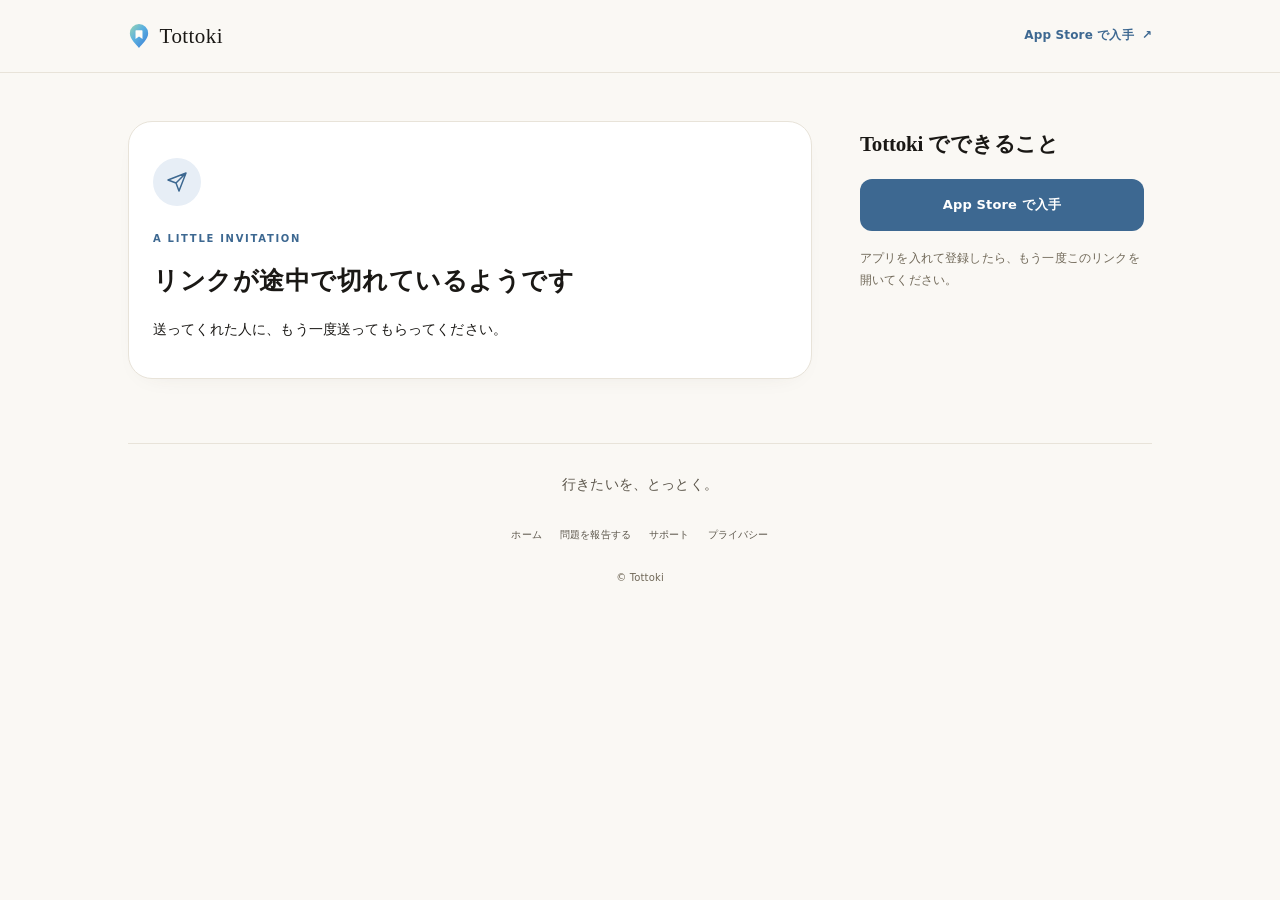
<file: i/index.html>
<!doctype html>
<html lang="ja">
  <head>
    <meta charset="utf-8" />
    <meta
      name="viewport"
      content="width=device-width, initial-scale=1, viewport-fit=cover"
    />
    <title>Tottoki で共有されたリンク</title>
    <meta name="robots" content="noindex" />
    <meta name="referrer" content="no-referrer" />
    <meta
      name="theme-color"
      content="#faf8f4"
      media="(prefers-color-scheme: light)"
    />
    <meta
      name="theme-color"
      content="#14120f"
      media="(prefers-color-scheme: dark)"
    />
    <link rel="icon" href="../icon.png" />
    <link rel="stylesheet" href="../styles.css" />
    <link rel="stylesheet" href="../assets/share.css" />
    <script src="../assets/store-config.js"></script>
    <script src="../assets/share.js" defer></script>
  </head>
  <!-- トークンは # と POST 本文のみに置く。受信した文字は textContent で表示する。 -->
  <body class="share-page">
    <svg
      class="share-sprite"
      xmlns="http://www.w3.org/2000/svg"
      aria-hidden="true"
      focusable="false"
    >
      <symbol id="icon-pin" viewBox="0 0 24 24">
        <path d="M12 21s7-6.4 7-11a7 7 0 1 0-14 0c0 4.6 7 11 7 11Z" />
        <circle cx="12" cy="10" r="2.5" />
      </symbol>
      <symbol id="icon-calendar" viewBox="0 0 24 24">
        <rect x="4" y="5" width="16" height="16" rx="2" />
        <path d="M8 3v4m8-4v4M4 10h16m-12 4h2m4 0h2m-8 4h2" />
      </symbol>
      <symbol id="icon-people" viewBox="0 0 24 24">
        <circle cx="9" cy="8" r="3" />
        <path
          d="M3 20v-2a6 6 0 0 1 12 0v2m1-15a3 3 0 0 1 0 6m2 3a5 5 0 0 1 3 4v2"
        />
      </symbol>
      <symbol id="icon-arrow" viewBox="0 0 24 24">
        <path d="M5 12h14m-6-6 6 6-6 6" />
      </symbol>
      <symbol id="icon-external" viewBox="0 0 24 24">
        <path
          d="M14 4h6v6m0-6L10 14m0-10H5a1 1 0 0 0-1 1v14a1 1 0 0 0 1 1h14a1 1 0 0 0 1-1v-5"
        />
      </symbol>
      <symbol id="icon-bookmark" viewBox="0 0 24 24">
        <path d="M6 4h12v17l-6-4-6 4Z" />
      </symbol>
      <symbol id="icon-plane" viewBox="0 0 24 24">
        <path d="m21 3-7 18-3-8-8-3Z M11 13 21 3" />
      </symbol>
      <symbol id="icon-note" viewBox="0 0 24 24">
        <path d="M5 4h14v16H5Zm4 5h6m-6 4h6m-6 4h3" />
      </symbol>
    </svg>
    <a class="skip-link" href="#main">本文へスキップ</a>
    <header class="site-header share-header">
      <div class="wrap">
        <a class="wordmark" href="../" aria-label="Tottoki ホーム">
          <svg
            class="mark"
            viewBox="0 0 24 28"
            aria-hidden="true"
            focusable="false"
          >
            <defs>
              <linearGradient id="pin-wash" x1="0" y1="0" x2="1" y2="1">
                <stop offset="0" stop-color="#9ad6b0" />
                <stop offset=".45" stop-color="#5ab0e0" />
                <stop offset="1" stop-color="#3a7bd5" />
              </linearGradient>
            </defs>
            <path
              d="M12 27C9 23.2 2 17.4 2 11a10 10 0 0 1 20 0c0 6.4-7 12.2-10 16z"
              fill="url(#pin-wash)"
            />
            <path
              d="M8.9 7.6h6.2a.7.7 0 0 1 .7.7v8.9L12 14.6l-3.8 2.6V8.3a.7.7 0 0 1 .7-.7z"
              fill="#fffdf8"
            />
          </svg>
          Tottoki
        </a>
        <span class="share-header-caption" data-header-caption
          >行きたいを、とっとく。</span
        >
        <a class="share-header-store" data-header-store hidden
          >App Store で入手 <span aria-hidden="true">↗</span></a
        >
      </div>
    </header>
    <main class="share-link" id="main">
      <div class="wrap share-layout">
        <div
          class="share-content"
          aria-live="polite"
          aria-busy="false"
          data-content
        >
          <section
            class="share-message"
            data-view="message"
            aria-labelledby="message-title"
          >
            <div class="share-emblem" aria-hidden="true">
              <svg class="share-icon"><use href="#icon-plane" /></svg>
            </div>
            <p class="share-eyebrow">A LITTLE INVITATION</p>
            <h1 id="message-title" data-message-title>
              このリンクはアプリで開きます
            </h1>
            <p data-message-body>
              Tottoki で送られた場所やリスト、旅行への招待のリンクです。
            </p>
          </section>
          <article
            class="share-card"
            data-view="item"
            aria-labelledby="item-title"
            hidden
          >
            <p class="share-lead">
              <svg class="share-icon" aria-hidden="true">
                <use href="#icon-plane" /></svg
              ><span data-item-lead></span>
            </p>
            <div class="share-hero">
              <div class="share-emblem" aria-hidden="true">
                <svg class="share-icon">
                  <use data-item-icon href="#icon-pin" />
                </svg>
              </div>
              <p class="share-eyebrow">SOMEWHERE TO GO</p>
              <p class="share-kind" data-item-kind></p>
              <h1 id="item-title" data-item-title></h1>
              <ul class="share-facts" data-item-facts></ul>
            </div>
            <section class="share-memo" data-item-memo hidden>
              <h2>
                <svg class="share-icon" aria-hidden="true">
                  <use href="#icon-note" /></svg
                ><span data-item-memo-title></span>
              </h2>
              <p data-item-memo-body></p>
            </section>
            <section
              class="share-map-section"
              data-item-map
              hidden
              aria-labelledby="map-title"
            >
              <h2 id="map-title">この場所を見てみる</h2>
              <div class="share-actions" data-item-actions></div>
            </section>
            <p class="share-link-note share-expiry" data-expires></p>
          </article>
          <article
            class="share-card"
            data-view="list"
            aria-labelledby="list-title"
            hidden
          >
            <p class="share-lead">
              <svg class="share-icon" aria-hidden="true">
                <use href="#icon-plane" /></svg
              ><span data-list-lead></span>
            </p>
            <div class="share-hero">
              <div class="share-emblem" aria-hidden="true">
                <svg class="share-icon"><use href="#icon-bookmark" /></svg>
              </div>
              <p class="share-eyebrow">PLACES TO KEEP</p>
              <p class="share-kind">リスト</p>
              <h1 id="list-title" data-list-title></h1>
              <ul class="share-facts" data-list-facts></ul>
            </div>
            <section class="share-memo" data-list-description hidden>
              <h2>
                <svg class="share-icon" aria-hidden="true">
                  <use href="#icon-note" /></svg
                ><span>リストの説明</span>
              </h2>
              <p data-list-description-body></p>
            </section>
            <section
              class="share-itinerary"
              data-list-items
              aria-label="リストの中身"
            ></section>
            <p class="share-link-note">
              送った人がリストを変えると、このページの中身も変わります。メモと写真は表示されません。
            </p>
          </article>
          <article
            class="share-card"
            data-view="invite"
            aria-labelledby="invite-title"
            hidden
          >
            <p class="share-lead">
              <svg class="share-icon" aria-hidden="true">
                <use href="#icon-plane" /></svg
              ><span data-invite-lead></span>
            </p>
            <div class="share-hero">
              <div class="share-emblem" aria-hidden="true">
                <svg class="share-icon"><use href="#icon-plane" /></svg>
              </div>
              <p class="share-eyebrow">A JOURNEY TOGETHER</p>
              <p class="share-kind">旅行への招待</p>
              <h1 id="invite-title" data-invite-title></h1>
              <ul class="share-facts" data-invite-facts></ul>
              <a
                class="share-itinerary-jump"
                href="#itinerary"
                data-itinerary-jump
                hidden
                >旅の行程を見る <span aria-hidden="true">↓</span></a
              >
            </div>
            <p class="share-warning" data-invite-full hidden>
              この旅行はメンバーが上限（10人）に達しています。
            </p>
            <section
              class="share-itinerary"
              id="itinerary"
              data-invite-itinerary
              aria-label="旅の行程"
            ></section>
            <p class="share-link-note share-expiry" data-expires></p>
          </article>
        </div>
        <aside class="share-companion" aria-label="Tottoki のご案内">
          <section
            class="share-open-panel"
            data-has-token
            hidden
            aria-labelledby="open-title"
          >
            <p class="share-eyebrow">KEEP THE INSPIRATION</p>
            <h2 id="open-title" data-open-title>
              次のおでかけに、つなげよう。
            </h2>
            <p data-open-description>届いた「行きたい」を、Tottoki で。</p>
            <a class="share-link-open" href="#" data-open-app
              ><svg class="share-icon" aria-hidden="true">
                <use href="#icon-bookmark" /></svg
              ><span data-open-label>アプリで開く</span
              ><svg class="share-icon" aria-hidden="true">
                <use href="#icon-arrow" /></svg
            ></a>
            <details class="share-help">
              <summary>アプリが開かないとき</summary>
              <p>
                アプリをお持ちの方は「開く」を選んでください。LINE
                などで反応しない場合は、画面のメニューから「ブラウザで開く」（Safari
                で開く）を選び、もう一度お試しください。
              </p>
            </details>
          </section>
          <section class="share-link-install" aria-labelledby="install-title">
            <h2 id="install-title" data-install-title>
              Tottoki でできること
            </h2>
            <ul class="share-benefits" data-benefits hidden>
              <li>
                <svg class="share-icon" aria-hidden="true">
                  <use href="#icon-pin" /></svg
                ><span>近くの「行きたい」を、地図で見つける</span>
              </li>
              <li>
                <svg class="share-icon" aria-hidden="true">
                  <use href="#icon-calendar" /></svg
                ><span>気になるイベントを、前日にお知らせ</span>
              </li>
              <li>
                <svg class="share-icon" aria-hidden="true">
                  <use href="#icon-plane" /></svg
                ><span>保存した場所から、旅の行程をつくる</span>
              </li>
            </ul>
            <p data-store hidden>
              <a
                class="share-link-open share-store-button"
                href="#"
                data-store-link
                >App Store で入手</a
              >
            </p>
            <p class="share-release-label" data-release-label>
              iPhone アプリ · 公開準備中
            </p>
            <p class="share-link-note" data-install-note>
              Tottoki は App Store
              での公開を準備しています。公開後、アプリを入れて登録したら、もう一度このリンクを開いてください。
            </p>
          </section>
        </aside>
      </div>
      <noscript
        ><p class="share-noscript">
          共有された内容を表示するには JavaScript を有効にしてください。
        </p></noscript
      >
    </main>
    <div class="share-mobile-dock" data-open-dock hidden>
      <span data-dock-caption>Tottoki で見返そう</span>
      <a href="#" data-dock-open
        >アプリで見る <span aria-hidden="true">↗</span></a
      >
    </div>
    <footer class="share-footer wrap">
      <p class="share-footer-tagline">行きたいを、とっとく。</p>
      <nav aria-label="フッター">
        <a href="../">ホーム</a
        ><a href="../support.html#report">問題を報告する</a
        ><a href="../support.html">サポート</a
        ><a href="../privacy.html">プライバシー</a>
      </nav>
      <p>© Tottoki</p>
    </footer>
  </body>
</html>
</file>
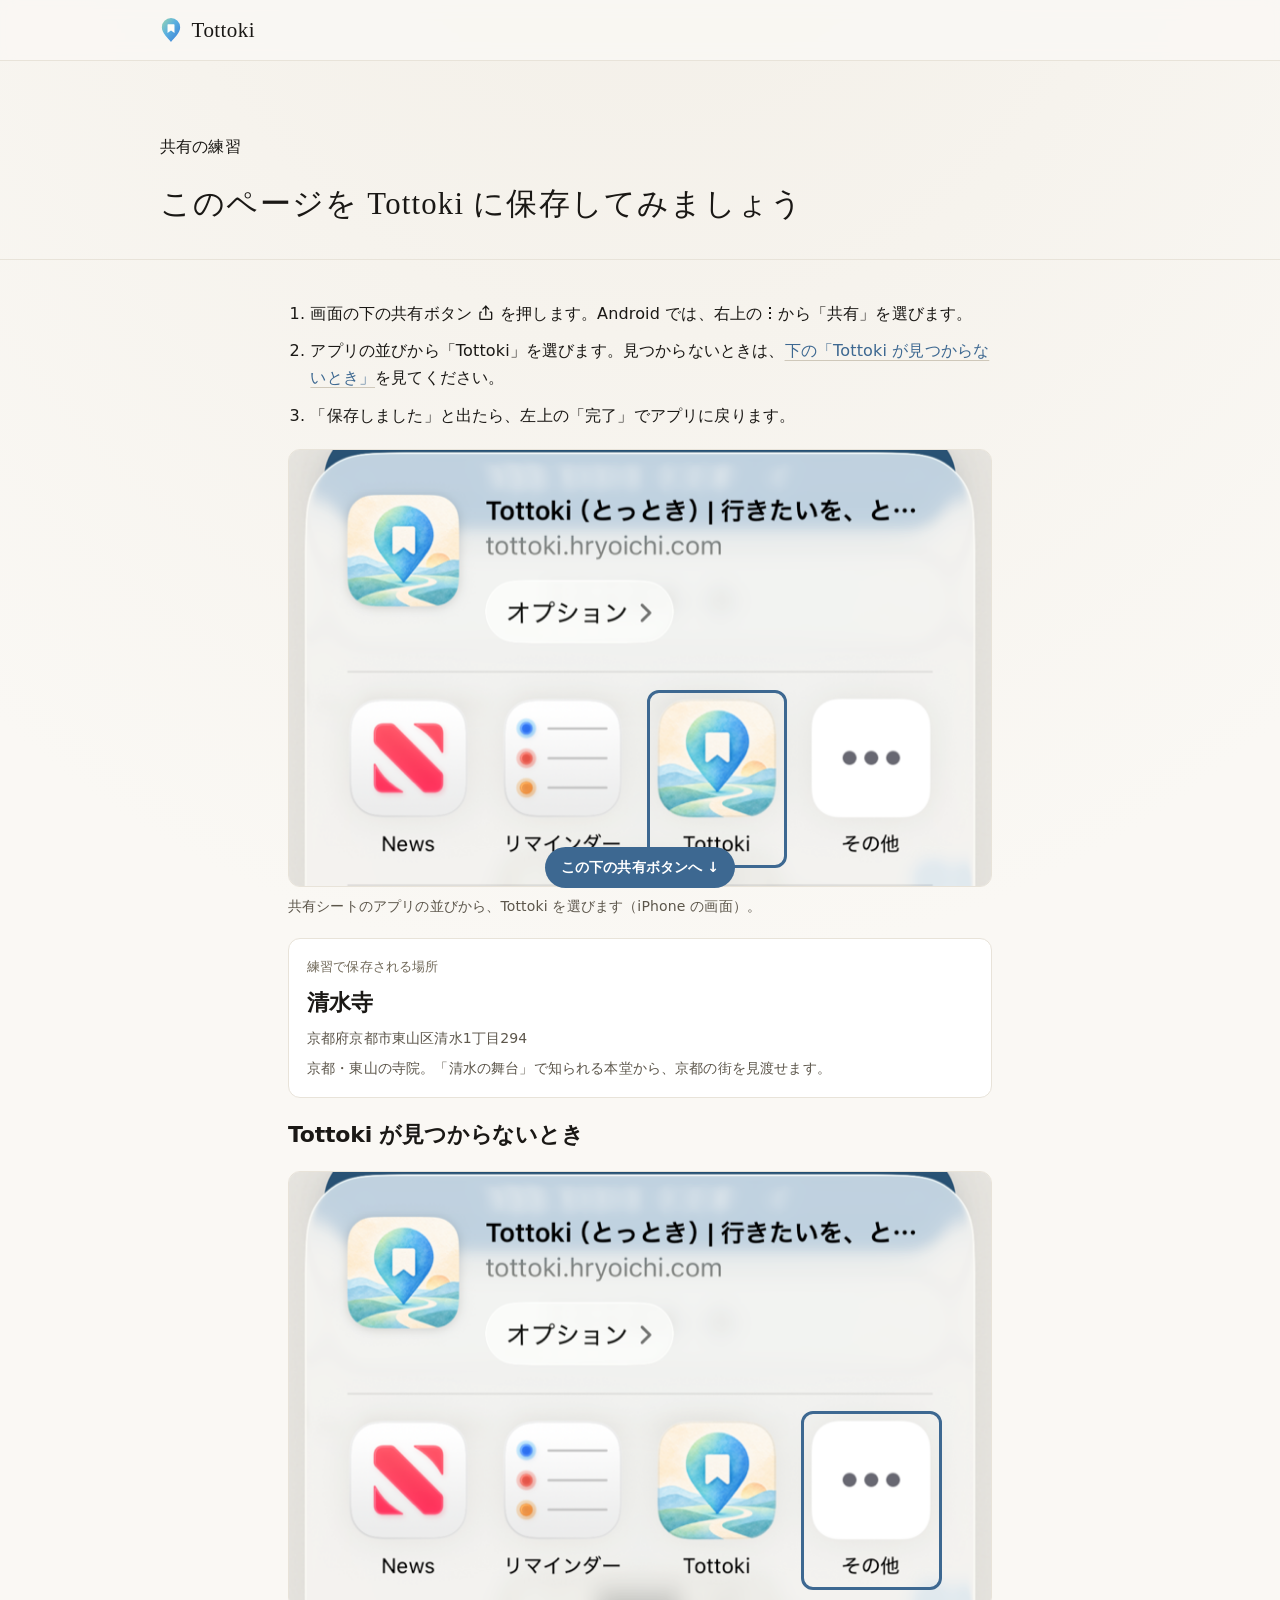
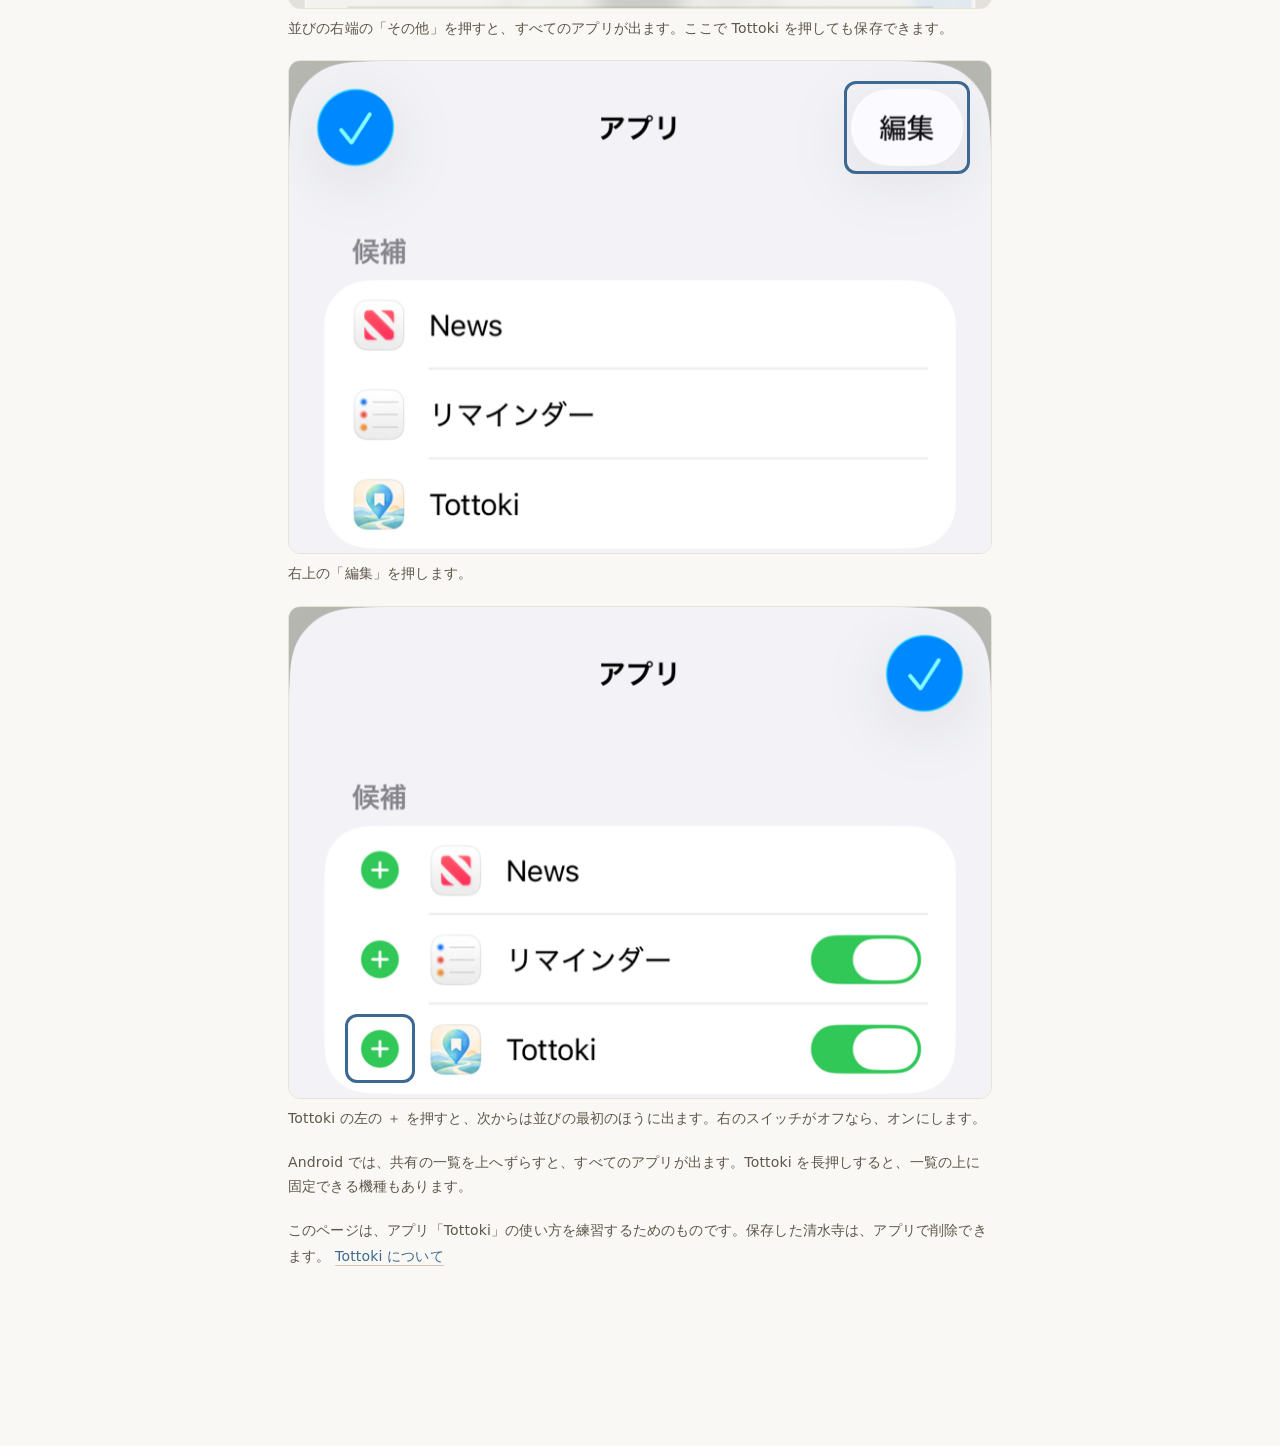
<file: try/index.html>
<!doctype html>
<html lang="ja">
  <head>
    <meta charset="utf-8" />
    <meta name="viewport" content="width=device-width, initial-scale=1, viewport-fit=cover" />
    <!--
      共有の練習のページ（アプリの docs/share-practice.md）。アプリの「保存のしかた」から
      アプリ内ブラウザで開き、ここから共有で Tottoki に保存してもらう。

      保存されるのは下の JSON-LD の場所（清水寺）。アプリの関数 extract-metadata は、
      og:title を名前に、JSON-LD の geo と address を位置と住所に使う。ここを変えると
      練習で保存されるアイテムが変わるので、名前と座標は実在の場所のままにすること。
      アプリと共有 Extension は、自分のサイトのうちこの /try/ だけを保存してよいページと
      して扱っている（share-links.ts の PRACTICE_PAGE）。パスを変えるときはアプリも直す。
    -->
    <title>清水寺 — Tottoki の共有の練習</title>
    <meta name="robots" content="noindex" />
    <meta name="description" content="京都・東山の寺院。「清水の舞台」で知られる本堂から、京都の街を見渡せます。" />
    <meta name="theme-color" content="#faf8f4" media="(prefers-color-scheme: light)" />
    <meta name="theme-color" content="#14120f" media="(prefers-color-scheme: dark)" />

    <meta property="og:type" content="website" />
    <meta property="og:title" content="清水寺" />
    <meta property="og:description" content="京都・東山の寺院。「清水の舞台」で知られる本堂から、京都の街を見渡せます。" />
    <meta property="og:url" content="https://tottoki.hryoichi.com/try/" />
    <meta property="og:locale" content="ja_JP" />

    <script type="application/ld+json">
      {
        "@context": "https://schema.org",
        "@type": "TouristAttraction",
        "name": "清水寺",
        "address": {
          "@type": "PostalAddress",
          "addressCountry": "JP",
          "addressRegion": "京都府",
          "addressLocality": "京都市東山区",
          "streetAddress": "清水1丁目294"
        },
        "geo": {
          "@type": "GeoCoordinates",
          "latitude": 34.994856,
          "longitude": 135.785046
        }
      }
    </script>

    <link rel="icon" href="../icon.png" />
    <link rel="stylesheet" href="../styles.css" />
    <style>
      .practice {
        display: grid;
        gap: 20px;
        padding-bottom: calc(120px + env(safe-area-inset-bottom));
      }
      .practice ol {
        margin: 0;
        padding-left: 1.4em;
        display: grid;
        gap: 10px;
      }
      .practice li {
        font-size: var(--fs-body);
        line-height: 1.7;
      }
      .practice .icon {
        width: 1.1em;
        height: 1.1em;
        vertical-align: -0.15em;
      }
      .sample {
        background: var(--surface);
        border: 1px solid var(--rule);
        border-radius: 12px;
        padding: 16px 18px;
        display: grid;
        gap: 4px;
      }
      .sample .label {
        color: var(--ink-faint);
        font-size: var(--fs-caption);
      }
      .sample .name {
        font-family: var(--font-serif);
        font-size: var(--fs-title);
        font-weight: 600;
        margin: 0;
      }
      .sample .meta {
        color: var(--ink-muted);
        font-size: var(--fs-body-s);
        margin: 0;
      }
      .note {
        color: var(--ink-muted);
        font-size: var(--fs-body-s);
      }
      /*
        共有シートのスクショ。アプリの「保存のしかた」と同じ3枚（アプリの assets/guide/ の写し。
        撮り直したら両方を替え、枠の位置（% の値）もアプリの ShareSheetHelp.ios.tsx と揃える）。
        押す場所の枠は画像に焼き込まず、ここで重ねる。
      */
      .shot {
        margin: 0;
        display: grid;
        gap: 8px;
      }
      .shot .frame {
        position: relative;
        border: 1px solid var(--rule);
        border-radius: 12px;
        overflow: hidden;
        background: var(--sunken);
      }
      .shot img {
        display: block;
        width: 100%;
        height: auto;
      }
      .shot .mark {
        position: absolute;
        border: 3px solid var(--indigo);
        border-radius: 12px;
      }
      .shot figcaption {
        color: var(--ink-muted);
        font-size: var(--fs-body-s);
        line-height: 1.7;
      }
      .help {
        display: grid;
        gap: 20px;
        scroll-margin-top: 96px;
      }
      .help h2 {
        margin: 0;
        font-family: var(--font-sans);
        font-size: var(--fs-title);
        font-weight: 700;
      }
      .help p {
        margin: 0;
        color: var(--ink-muted);
        font-size: var(--fs-body-s);
        line-height: 1.7;
      }
      /* 画面の下のツールバー（共有ボタンがある）を指す。iOS のアプリ内ブラウザ用。 */
      .pointer {
        position: fixed;
        left: 0;
        right: 0;
        bottom: calc(12px + env(safe-area-inset-bottom));
        display: flex;
        justify-content: center;
        pointer-events: none;
      }
      .pointer span {
        background: var(--indigo);
        color: var(--ink-inverse);
        font-size: var(--fs-body-s);
        font-weight: 600;
        border-radius: 999px;
        padding: 8px 16px;
        animation: nudge 1.6s ease-in-out infinite;
      }
      @keyframes nudge {
        0%,
        100% {
          transform: translateY(0);
        }
        50% {
          transform: translateY(6px);
        }
      }
      @media (prefers-reduced-motion: reduce) {
        .pointer span {
          animation: none;
        }
      }
    </style>
  </head>

  <body>
    <a class="skip-link" href="#main">本文へスキップ</a>

    <header class="site-header">
      <div class="wrap">
        <a class="wordmark" href="../">
          <svg class="mark" viewBox="0 0 24 28" aria-hidden="true" focusable="false">
            <defs><linearGradient id="pin-wash" x1="0" y1="0" x2="1" y2="1"><stop offset="0" stop-color="#9ad6b0" /><stop offset=".45" stop-color="#5ab0e0" /><stop offset="1" stop-color="#3a7bd5" /></linearGradient></defs>
            <path d="M12 27C9 23.2 2 17.4 2 11a10 10 0 0 1 20 0c0 6.4-7 12.2-10 16z" fill="url(#pin-wash)" />
            <path d="M8.9 7.6h6.2a.7.7 0 0 1 .7.7v8.9L12 14.6l-3.8 2.6V8.3a.7.7 0 0 1 .7-.7z" fill="#fffdf8" />
          </svg>
          Tottoki
        </a>
      </div>
    </header>

    <main id="main">
      <div class="doc-header">
        <div class="wrap">
          <p class="kicker">共有の練習</p>
          <h1>このページを Tottoki に保存してみましょう</h1>
        </div>
      </div>

      <div class="doc-body">
        <div class="wrap practice">
          <ol>
            <li>
              画面の下の共有ボタン
              <svg class="icon" viewBox="0 0 24 24" aria-label="共有" role="img" fill="none" stroke="currentColor" stroke-width="1.8" stroke-linecap="round" stroke-linejoin="round"><path d="M12 3v12" /><path d="M8 7l4-4 4 4" /><path d="M6 11H5a1 1 0 0 0-1 1v8a1 1 0 0 0 1 1h14a1 1 0 0 0 1-1v-8a1 1 0 0 0-1-1h-1" /></svg>
              を押します。Android では、右上の︙から「共有」を選びます。
            </li>
            <li>アプリの並びから「Tottoki」を選びます。見つからないときは、<a href="#not-found">下の「Tottoki が見つからないとき」</a>を見てください。</li>
            <li>「保存しました」と出たら、左上の「完了」でアプリに戻ります。</li>
          </ol>

          <figure class="shot">
            <div class="frame">
              <img src="img/share-sheet.png" width="720" height="447" alt="共有シートのアプリの並び。Tottoki に印" />
              <span class="mark" style="left: 51%; top: 55%; right: 29%; bottom: 4%" aria-hidden="true"></span>
            </div>
            <figcaption>共有シートのアプリの並びから、Tottoki を選びます（iPhone の画面）。</figcaption>
          </figure>

          <section class="sample" aria-label="練習で保存される場所">
            <span class="label">練習で保存される場所</span>
            <p class="name">清水寺</p>
            <p class="meta">京都府京都市東山区清水1丁目294</p>
            <p class="meta">京都・東山の寺院。「清水の舞台」で知られる本堂から、京都の街を見渡せます。</p>
          </section>

          <section class="help" id="not-found" aria-labelledby="not-found-title">
            <h2 id="not-found-title">Tottoki が見つからないとき</h2>

            <figure class="shot">
              <div class="frame">
                <img src="img/share-sheet.png" width="720" height="447" loading="lazy" alt="共有シートのアプリの並び。右端の「その他」に印" />
                <span class="mark" style="left: 73%; top: 55%; right: 7%; bottom: 4%" aria-hidden="true"></span>
              </div>
              <figcaption>並びの右端の「その他」を押すと、すべてのアプリが出ます。ここで Tottoki を押しても保存できます。</figcaption>
            </figure>

            <figure class="shot">
              <div class="frame">
                <img src="img/share-sheet-more.png" width="720" height="504" loading="lazy" alt="「その他」で開くアプリの一覧。右上の「編集」に印" />
                <span class="mark" style="left: 79%; top: 4%; right: 3%; bottom: 77%" aria-hidden="true"></span>
              </div>
              <figcaption>右上の「編集」を押します。</figcaption>
            </figure>

            <figure class="shot">
              <div class="frame">
                <img src="img/share-sheet-edit.png" width="720" height="504" loading="lazy" alt="アプリの一覧の編集。Tottoki の左のプラスに印" />
                <span class="mark" style="left: 8%; top: 83%; right: 82%; bottom: 3%" aria-hidden="true"></span>
              </div>
              <figcaption>Tottoki の左の ＋ を押すと、次からは並びの最初のほうに出ます。右のスイッチがオフなら、オンにします。</figcaption>
            </figure>

            <p>Android では、共有の一覧を上へずらすと、すべてのアプリが出ます。Tottoki を長押しすると、一覧の上に固定できる機種もあります。</p>
          </section>

          <p class="note">
            このページは、アプリ「Tottoki」の使い方を練習するためのものです。保存した清水寺は、アプリで削除できます。
            <a href="../">Tottoki について</a>
          </p>
        </div>
      </div>
    </main>

    <div class="pointer" aria-hidden="true"><span>この下の共有ボタンへ ↓</span></div>
  </body>
</html>
</file>
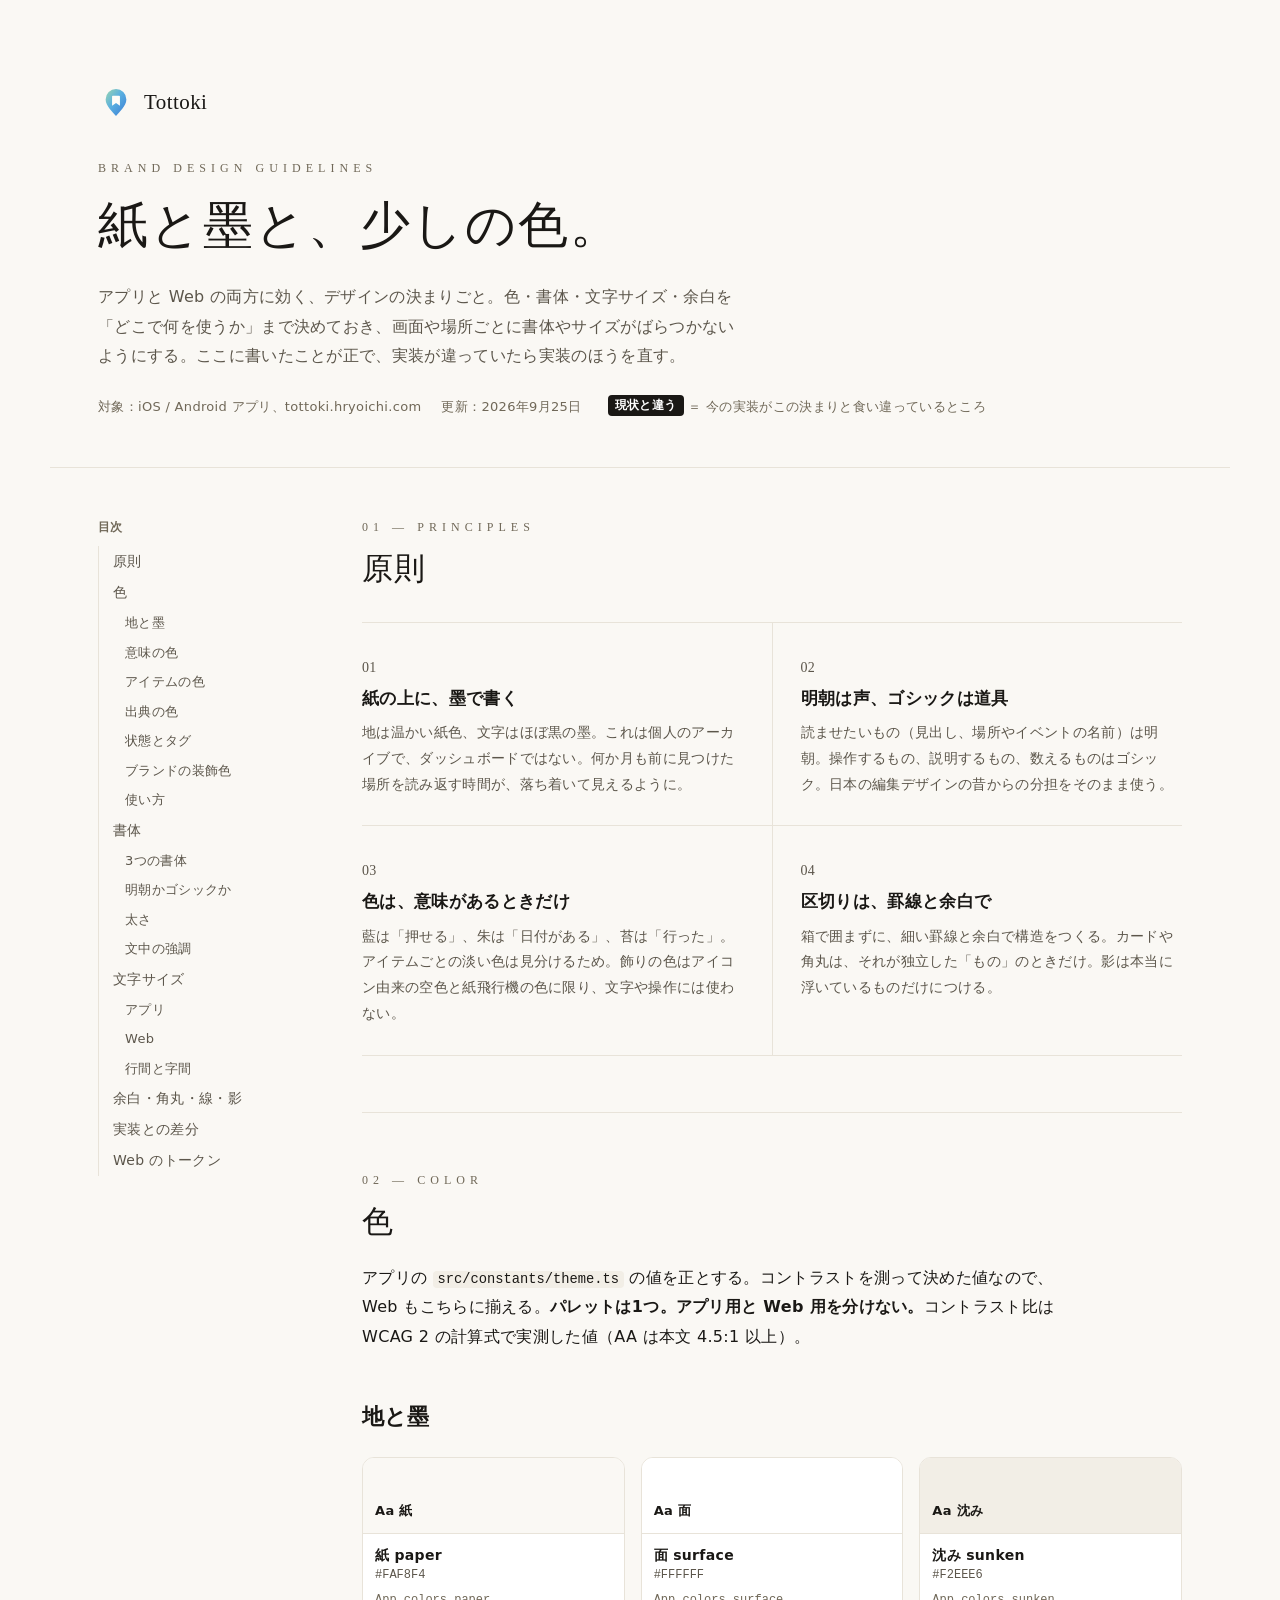
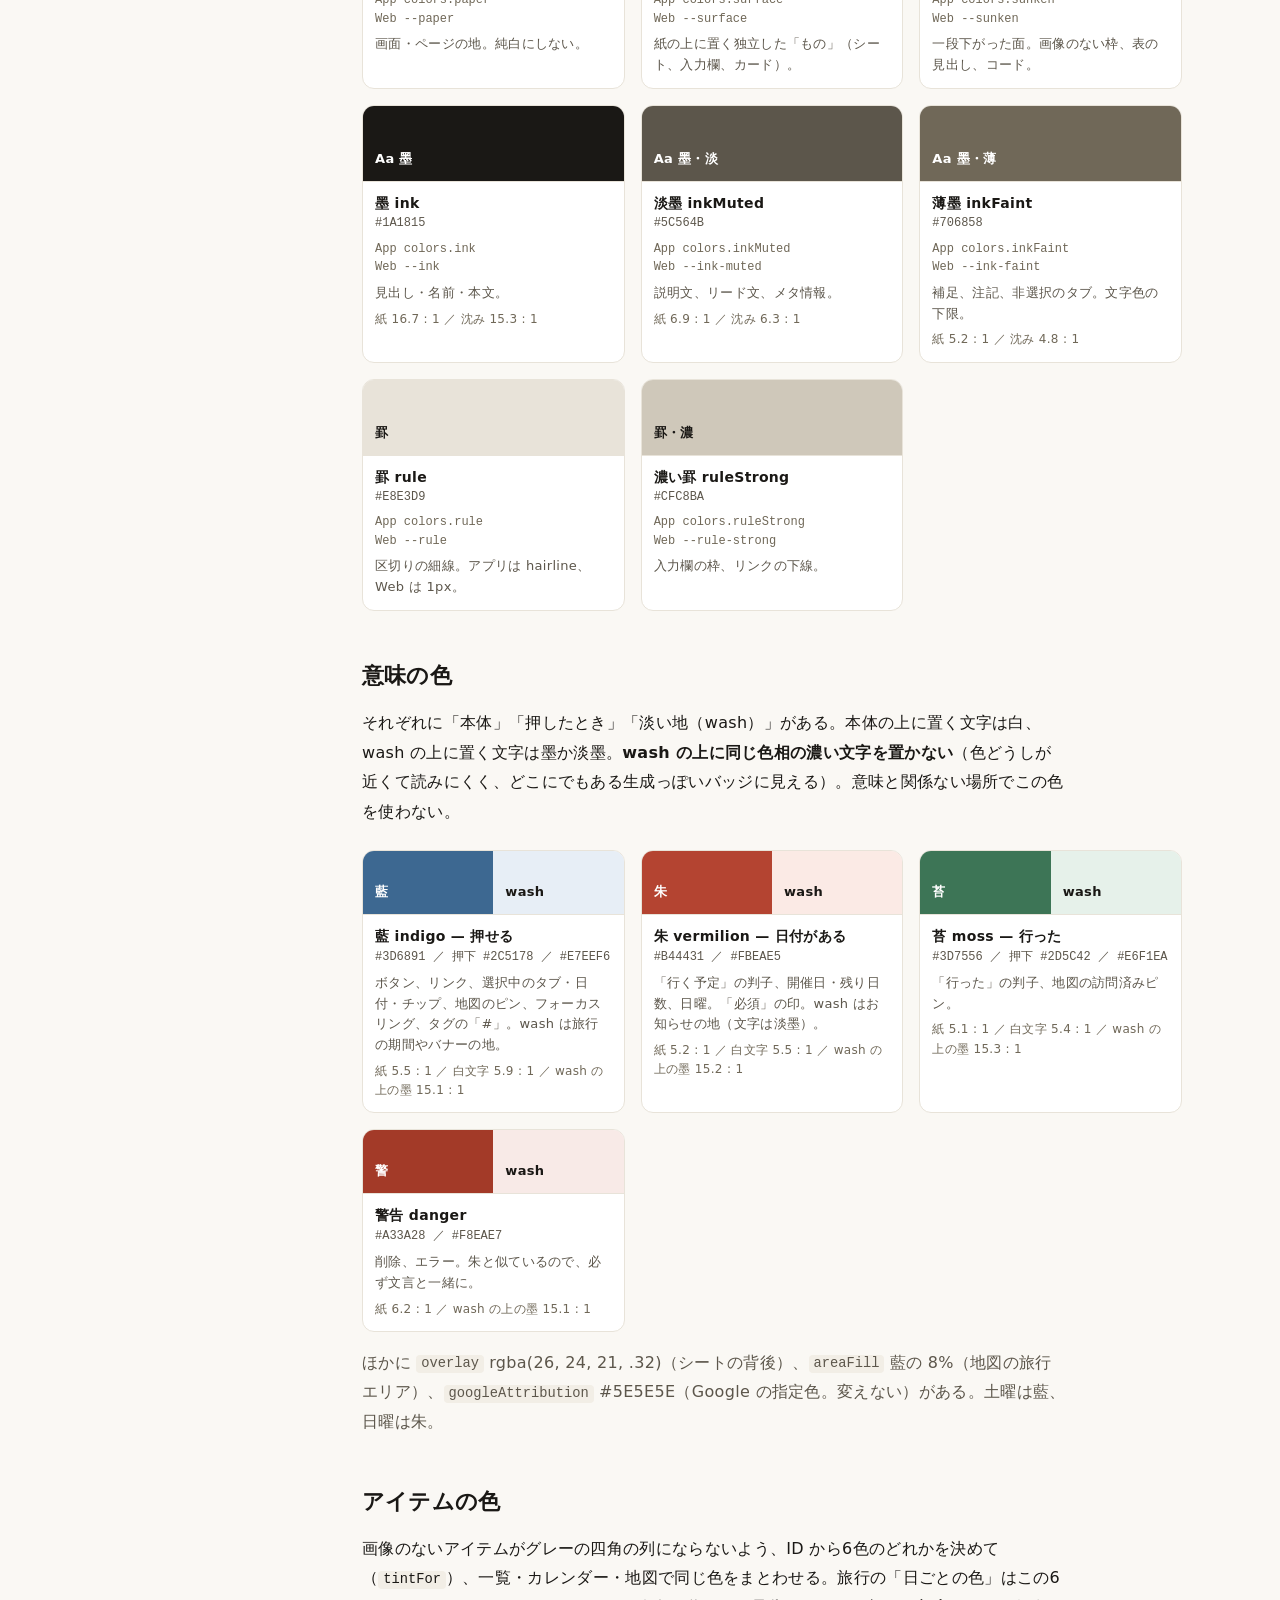
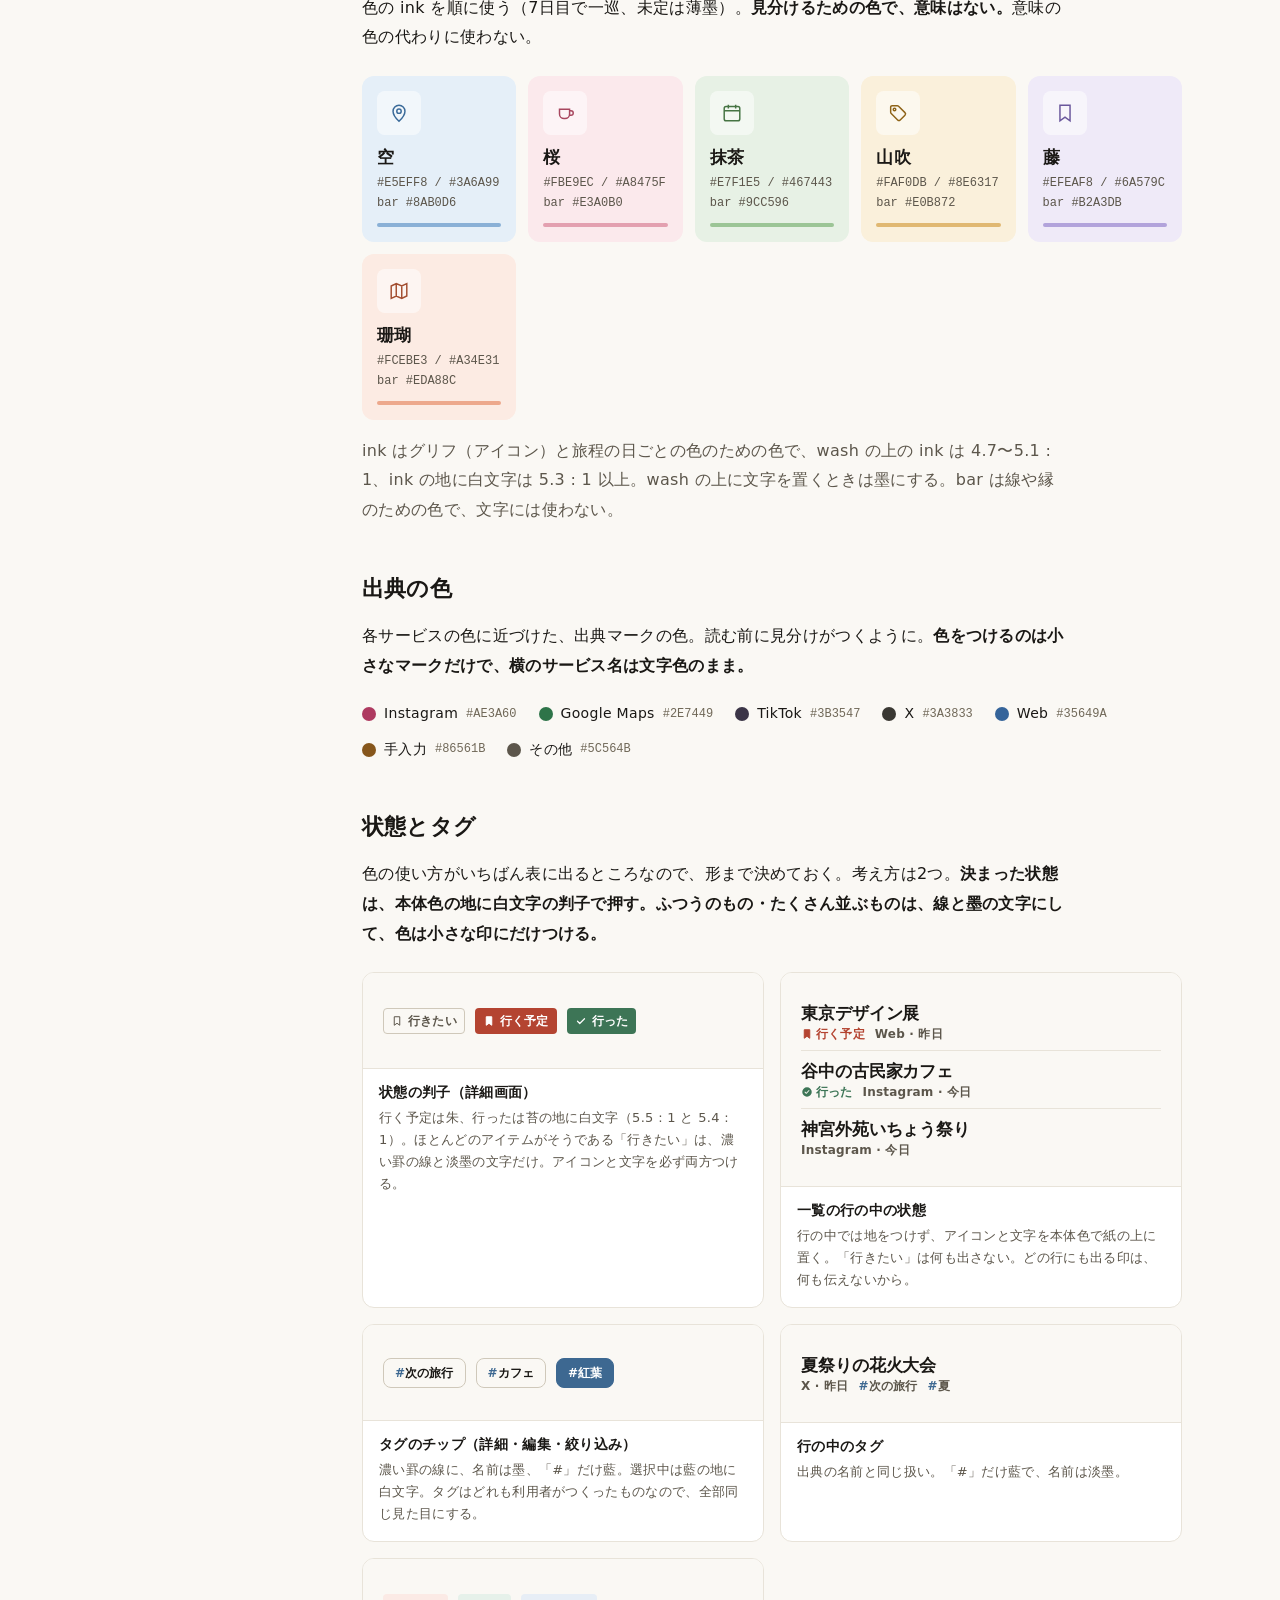
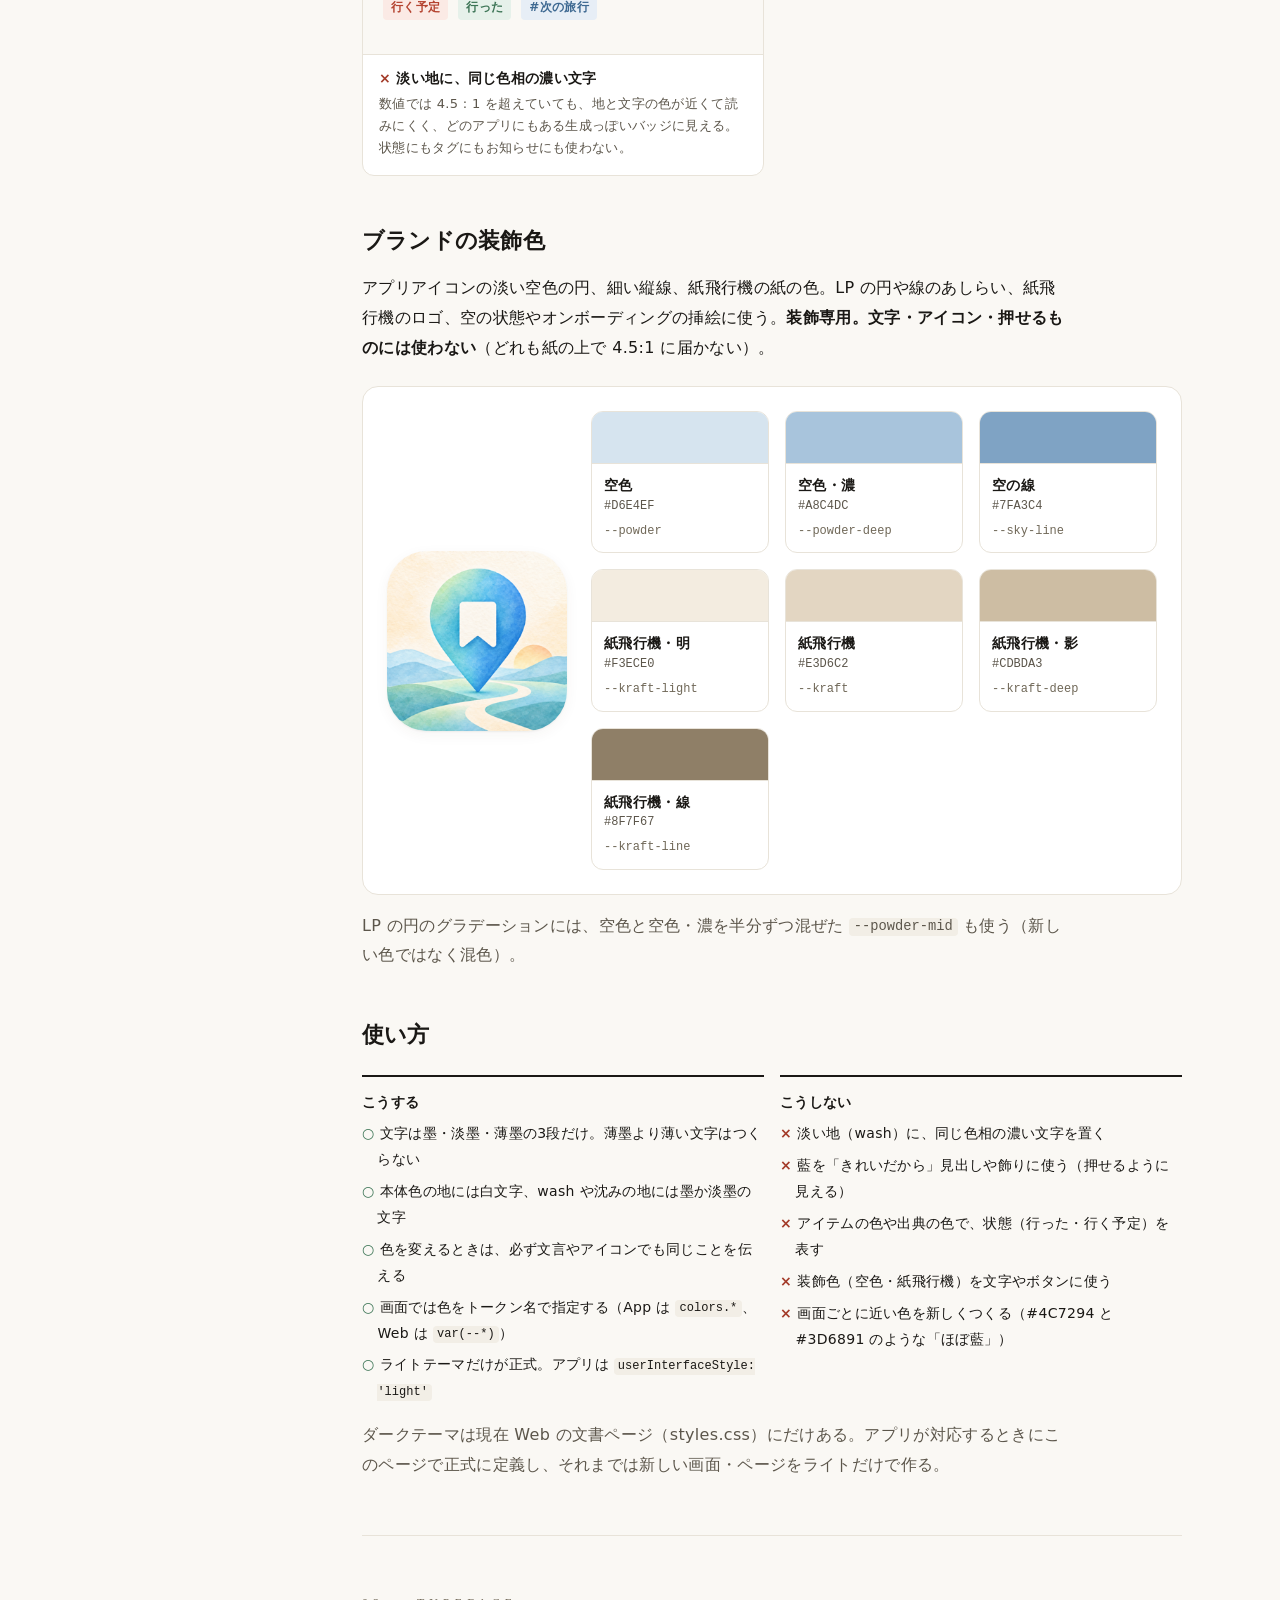
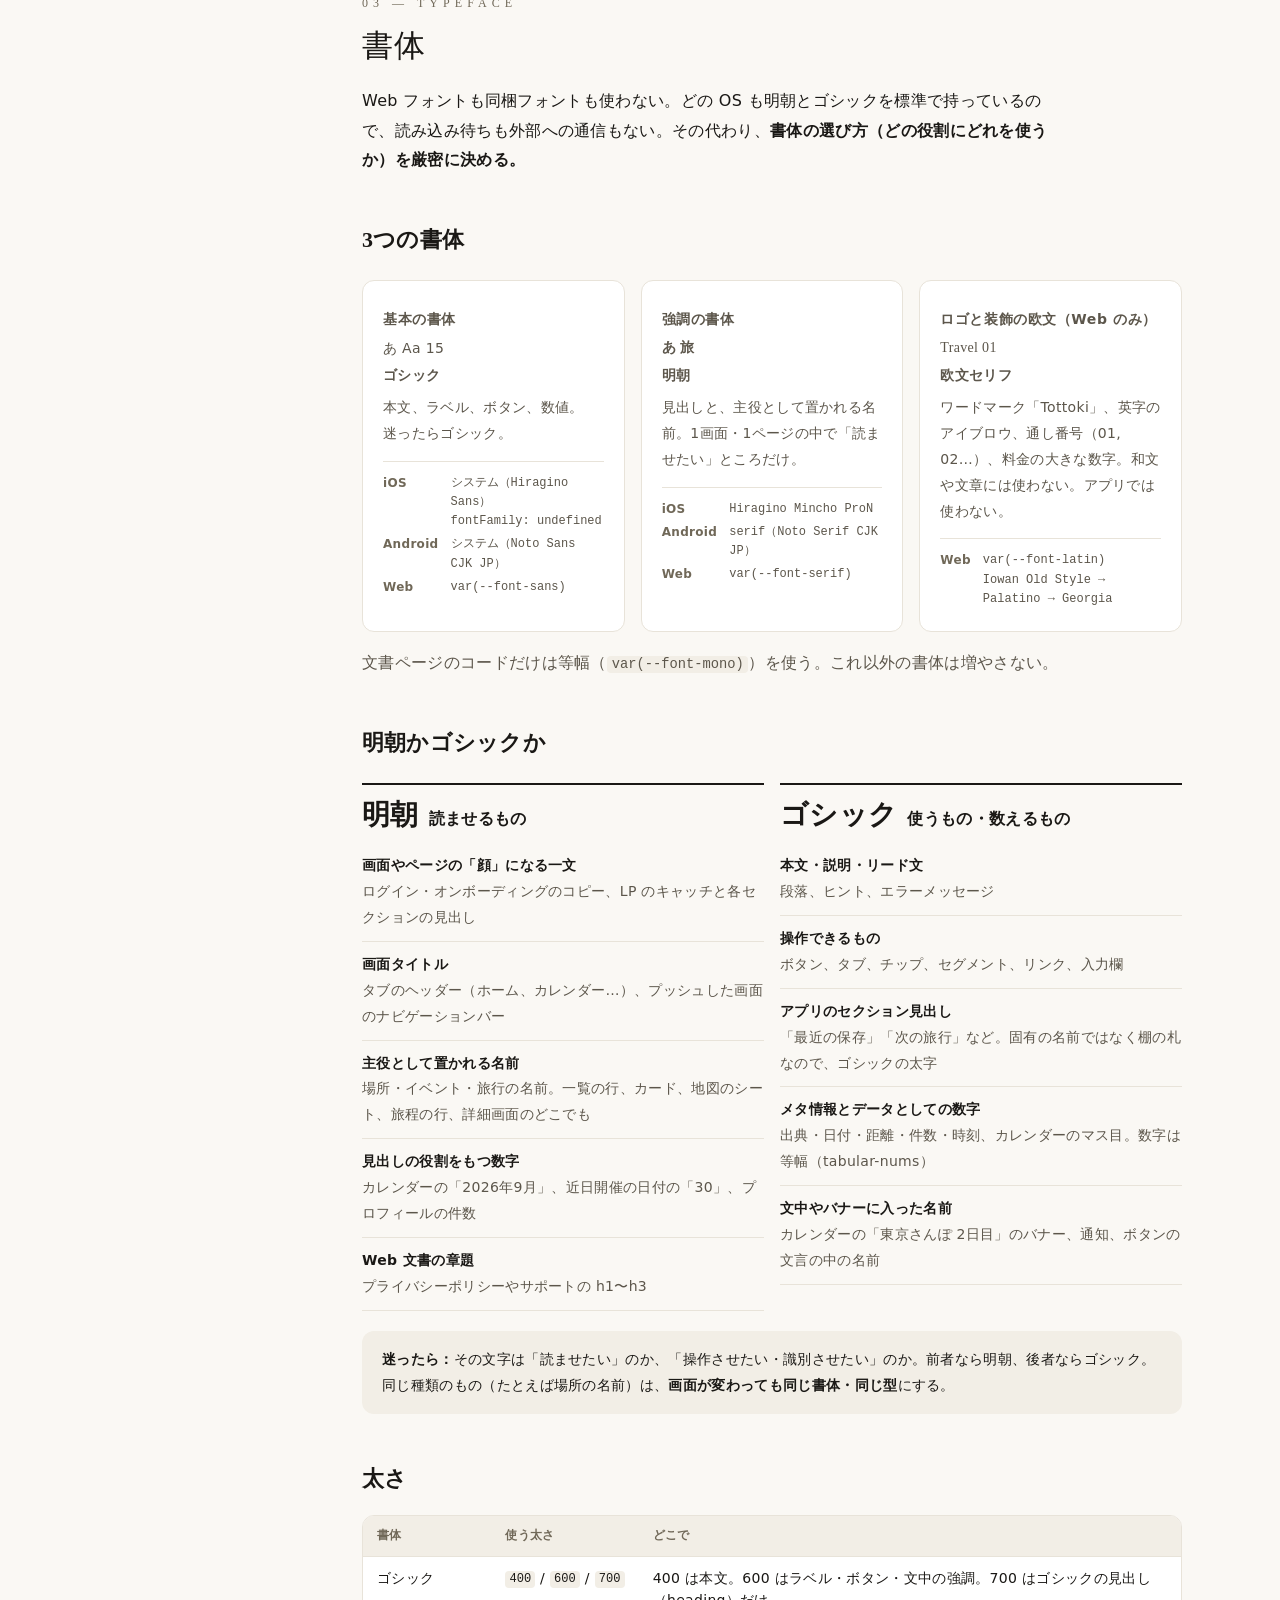
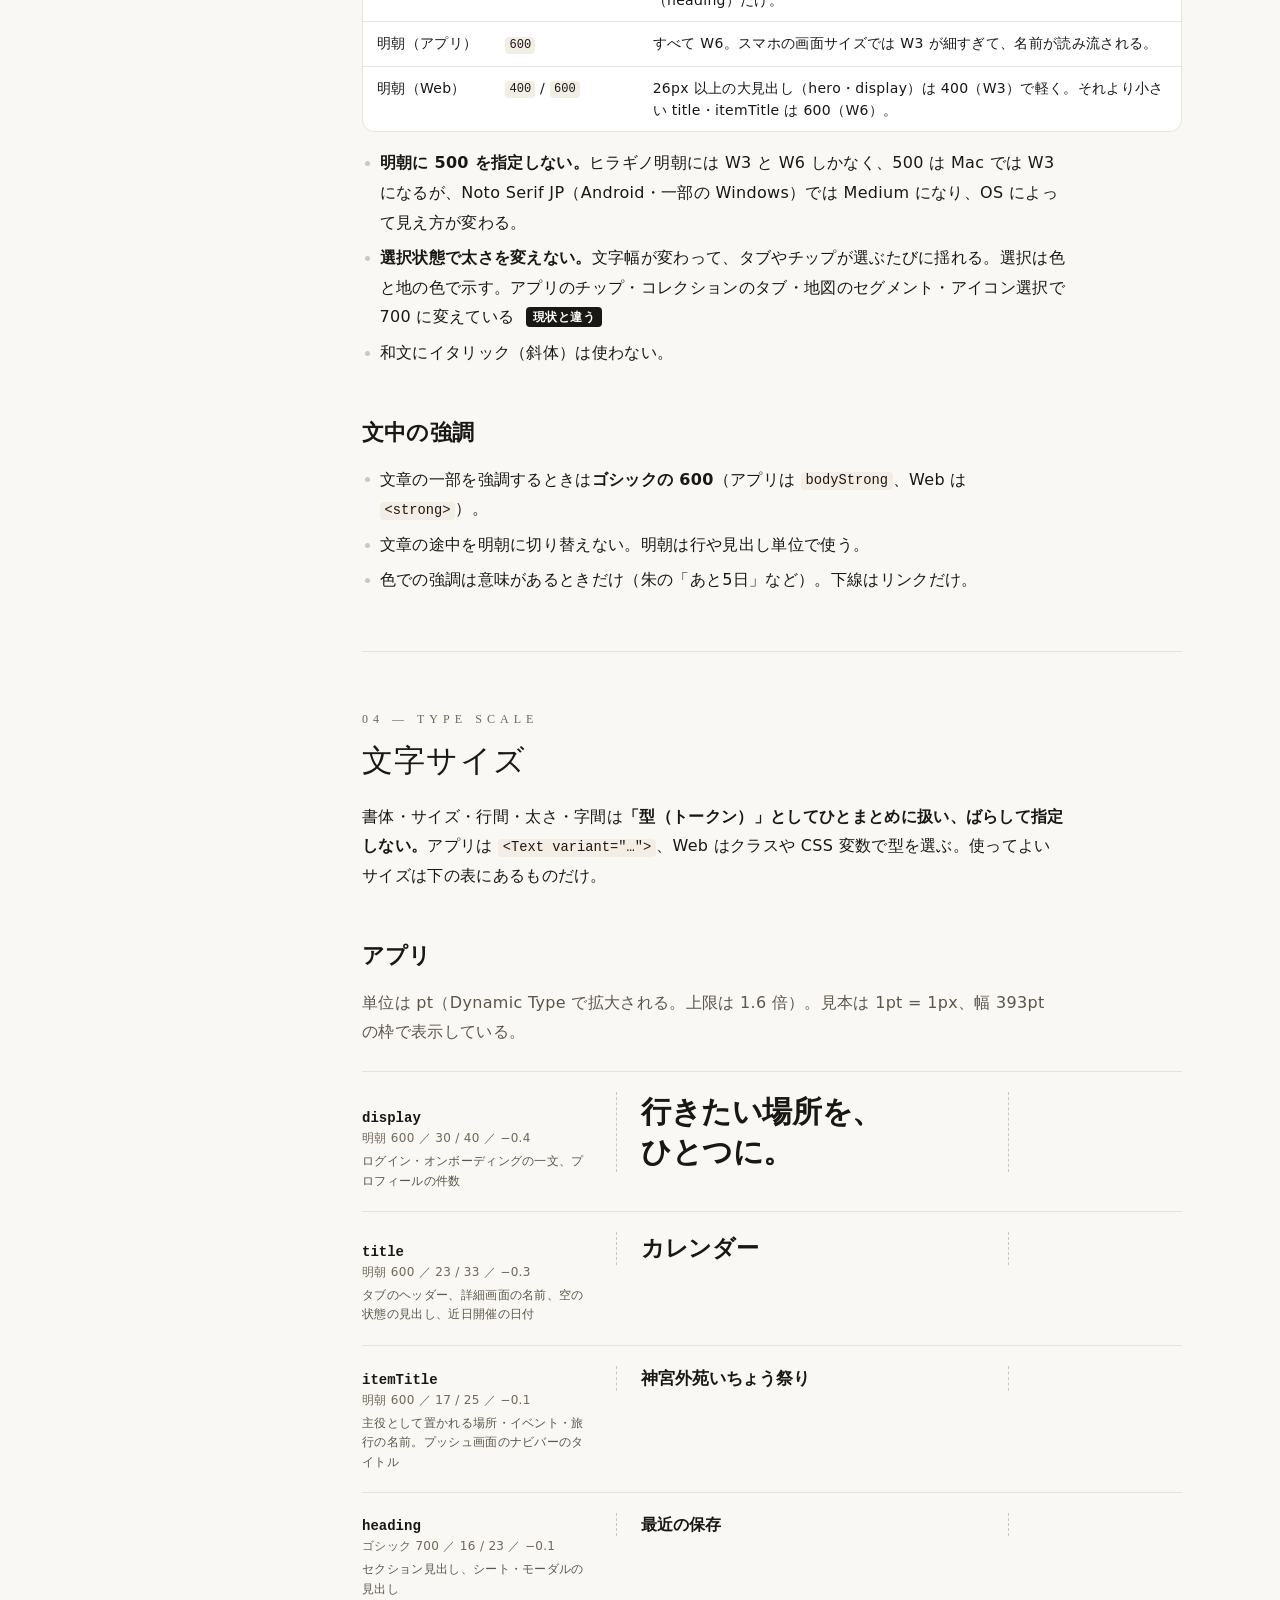
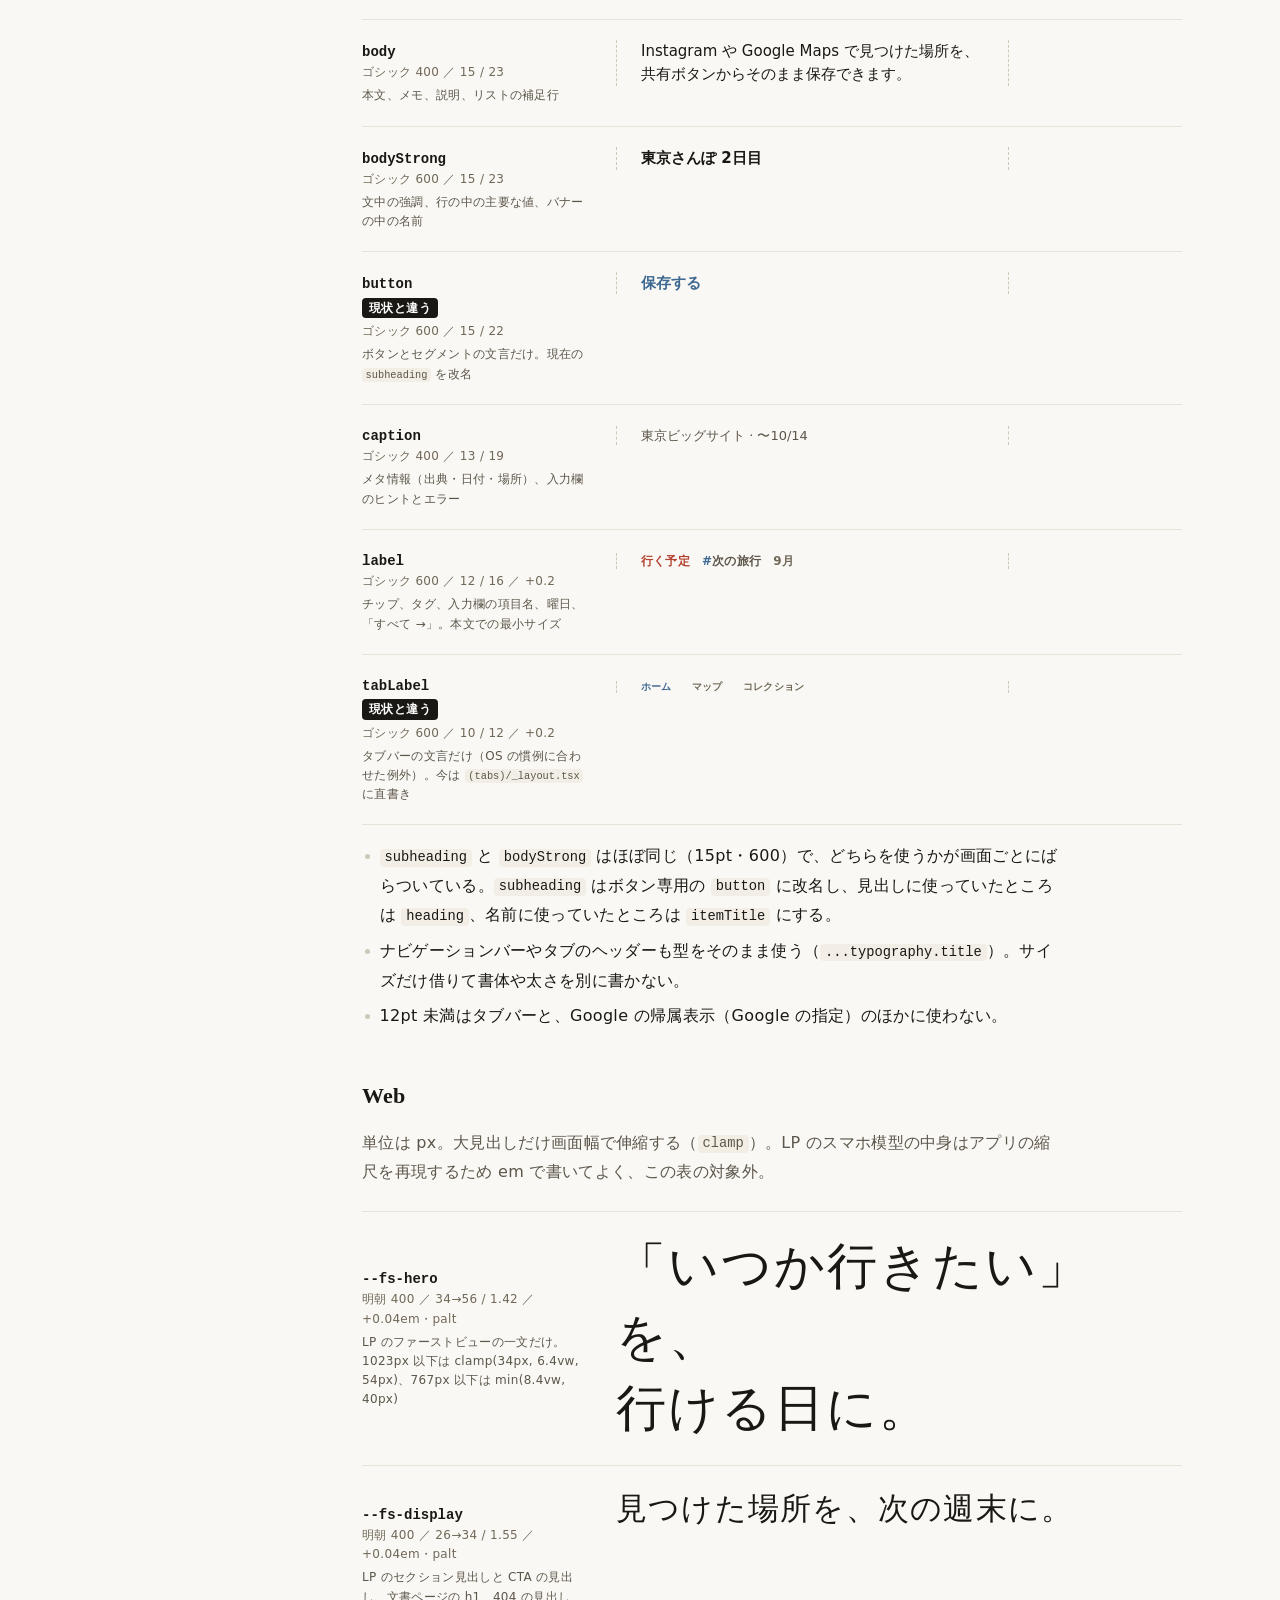
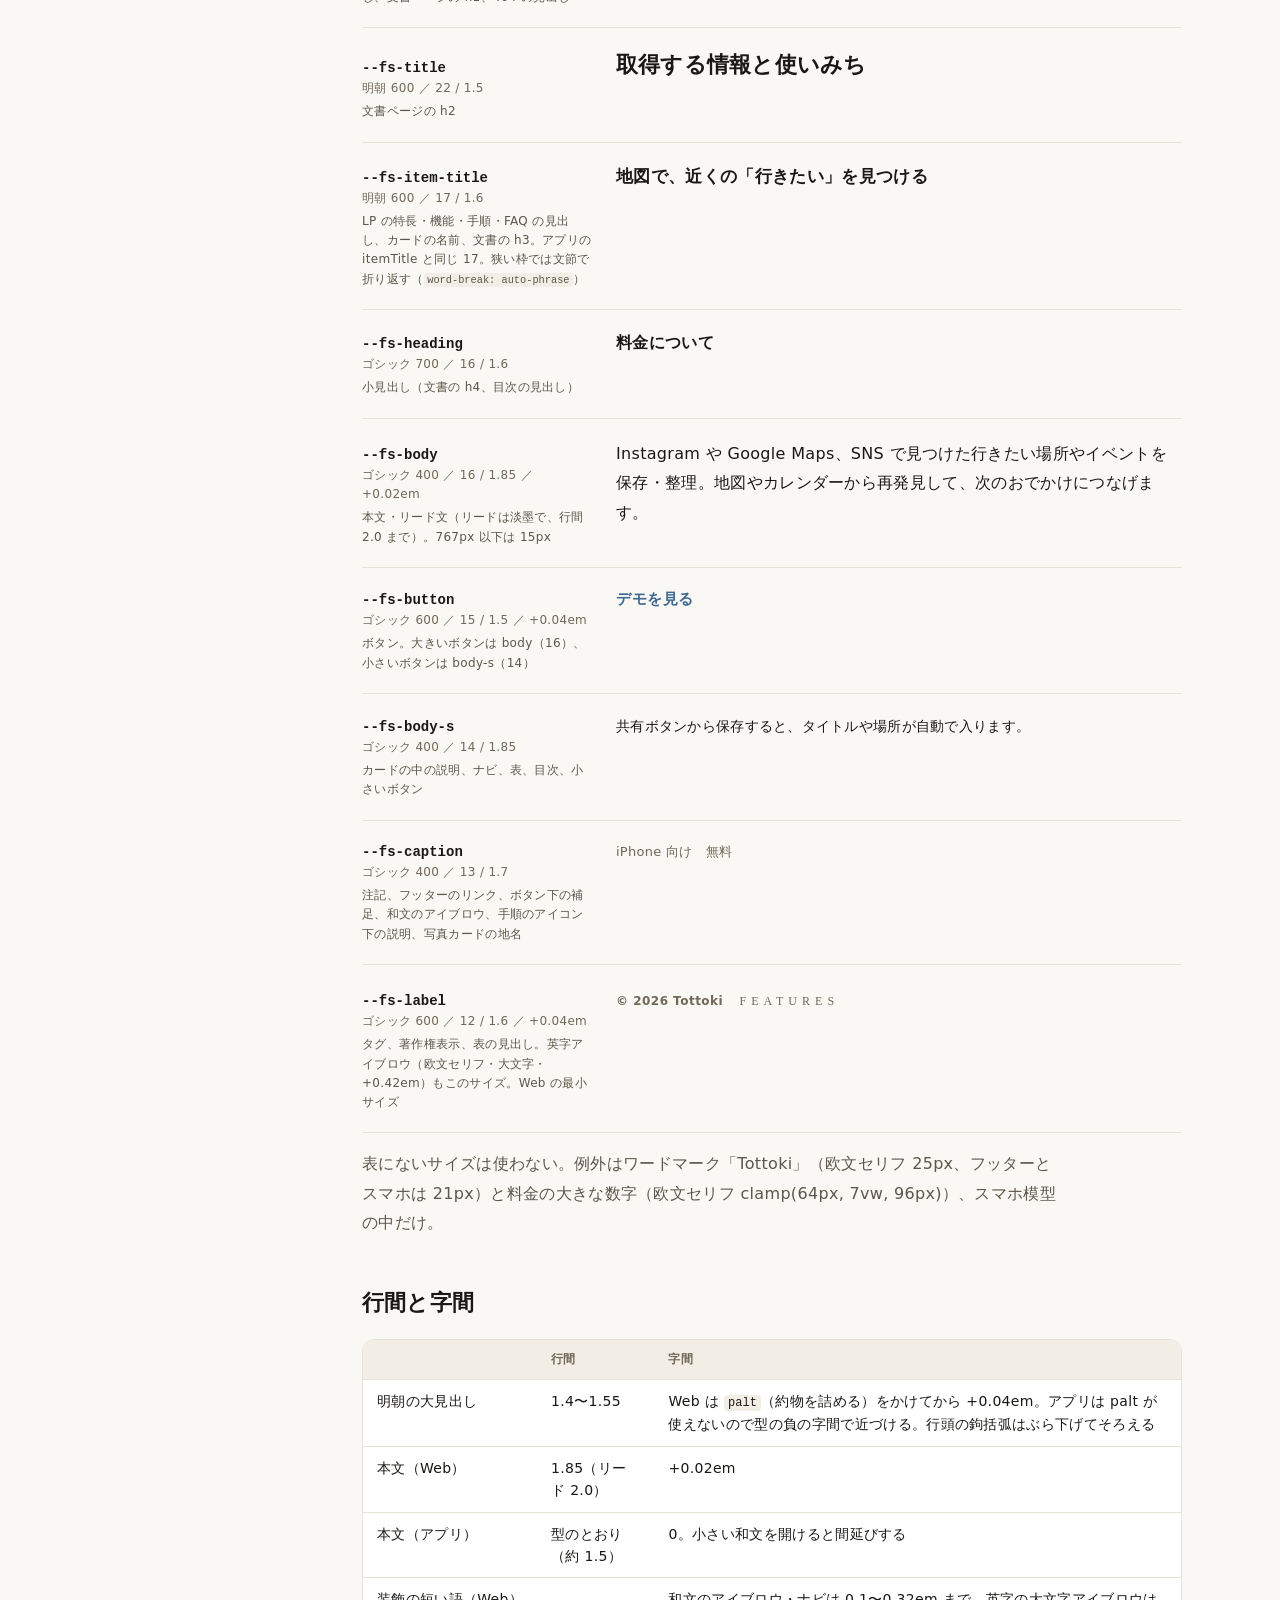
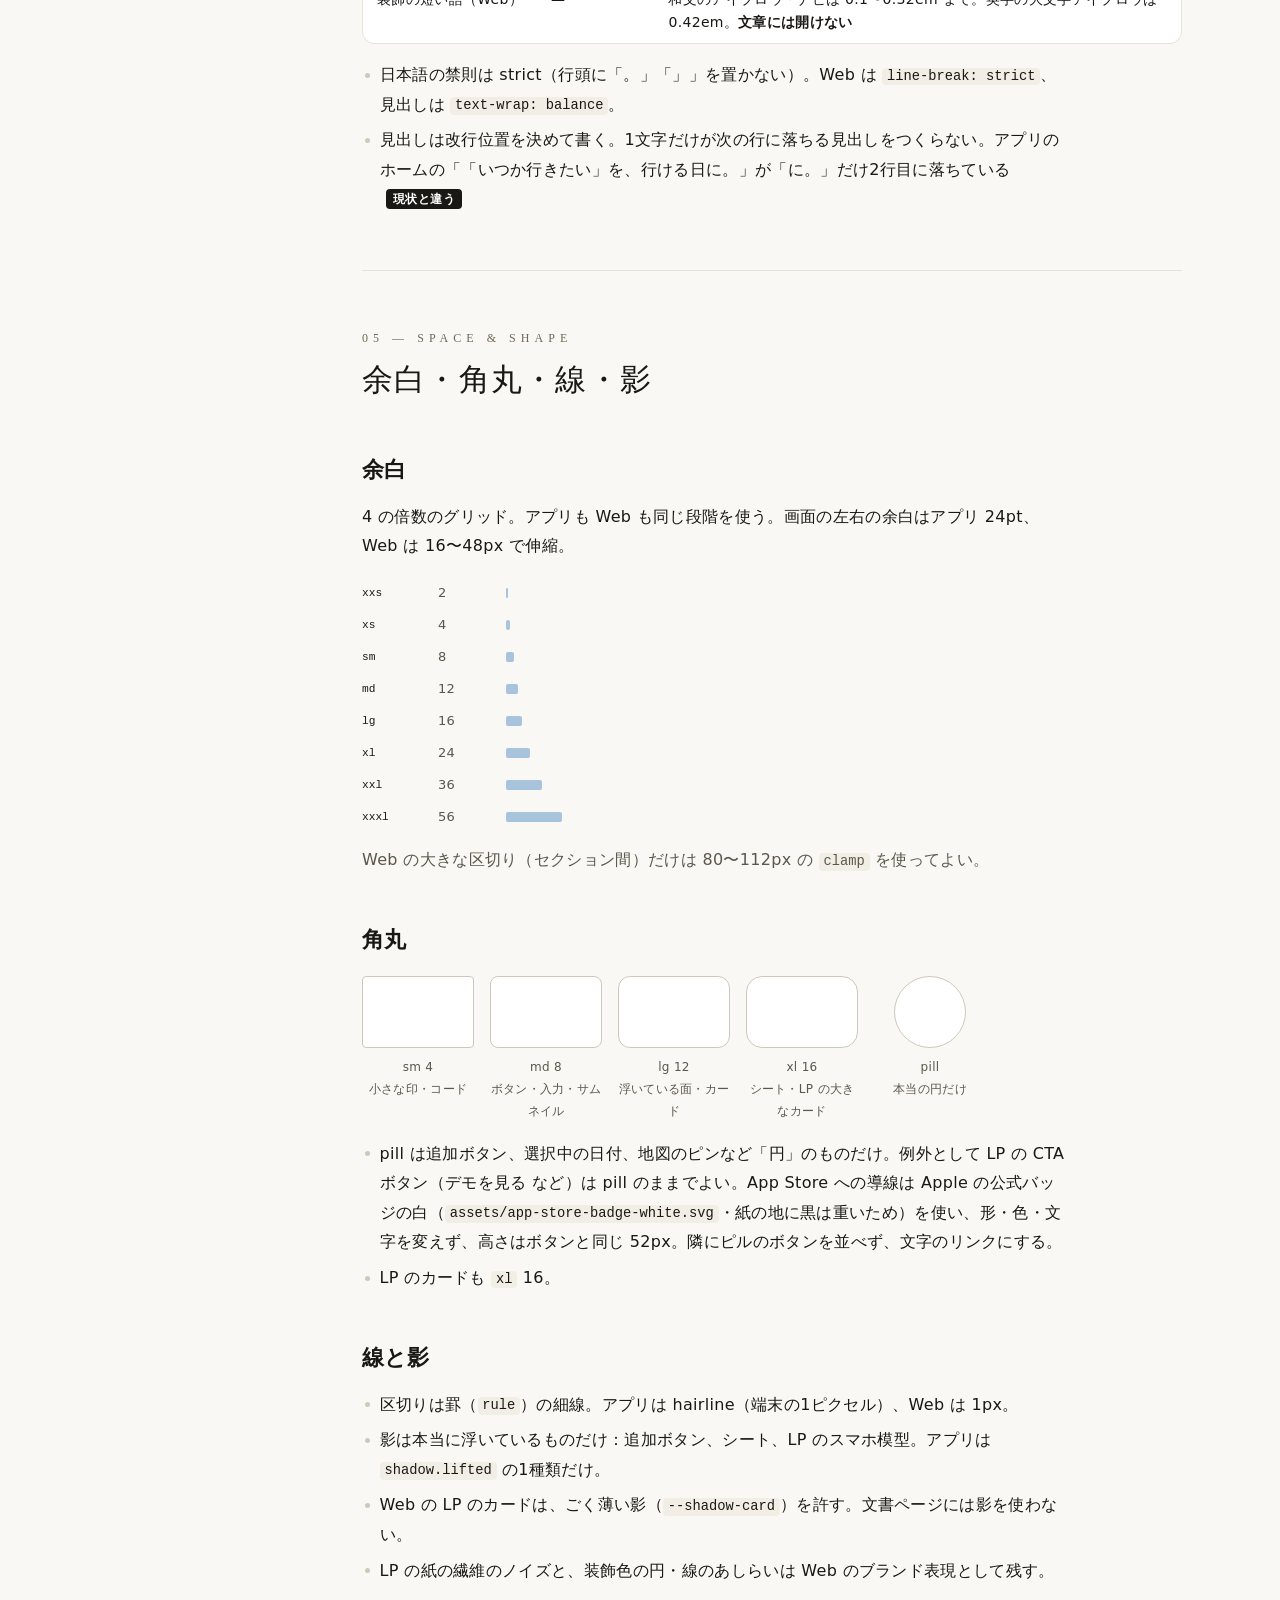
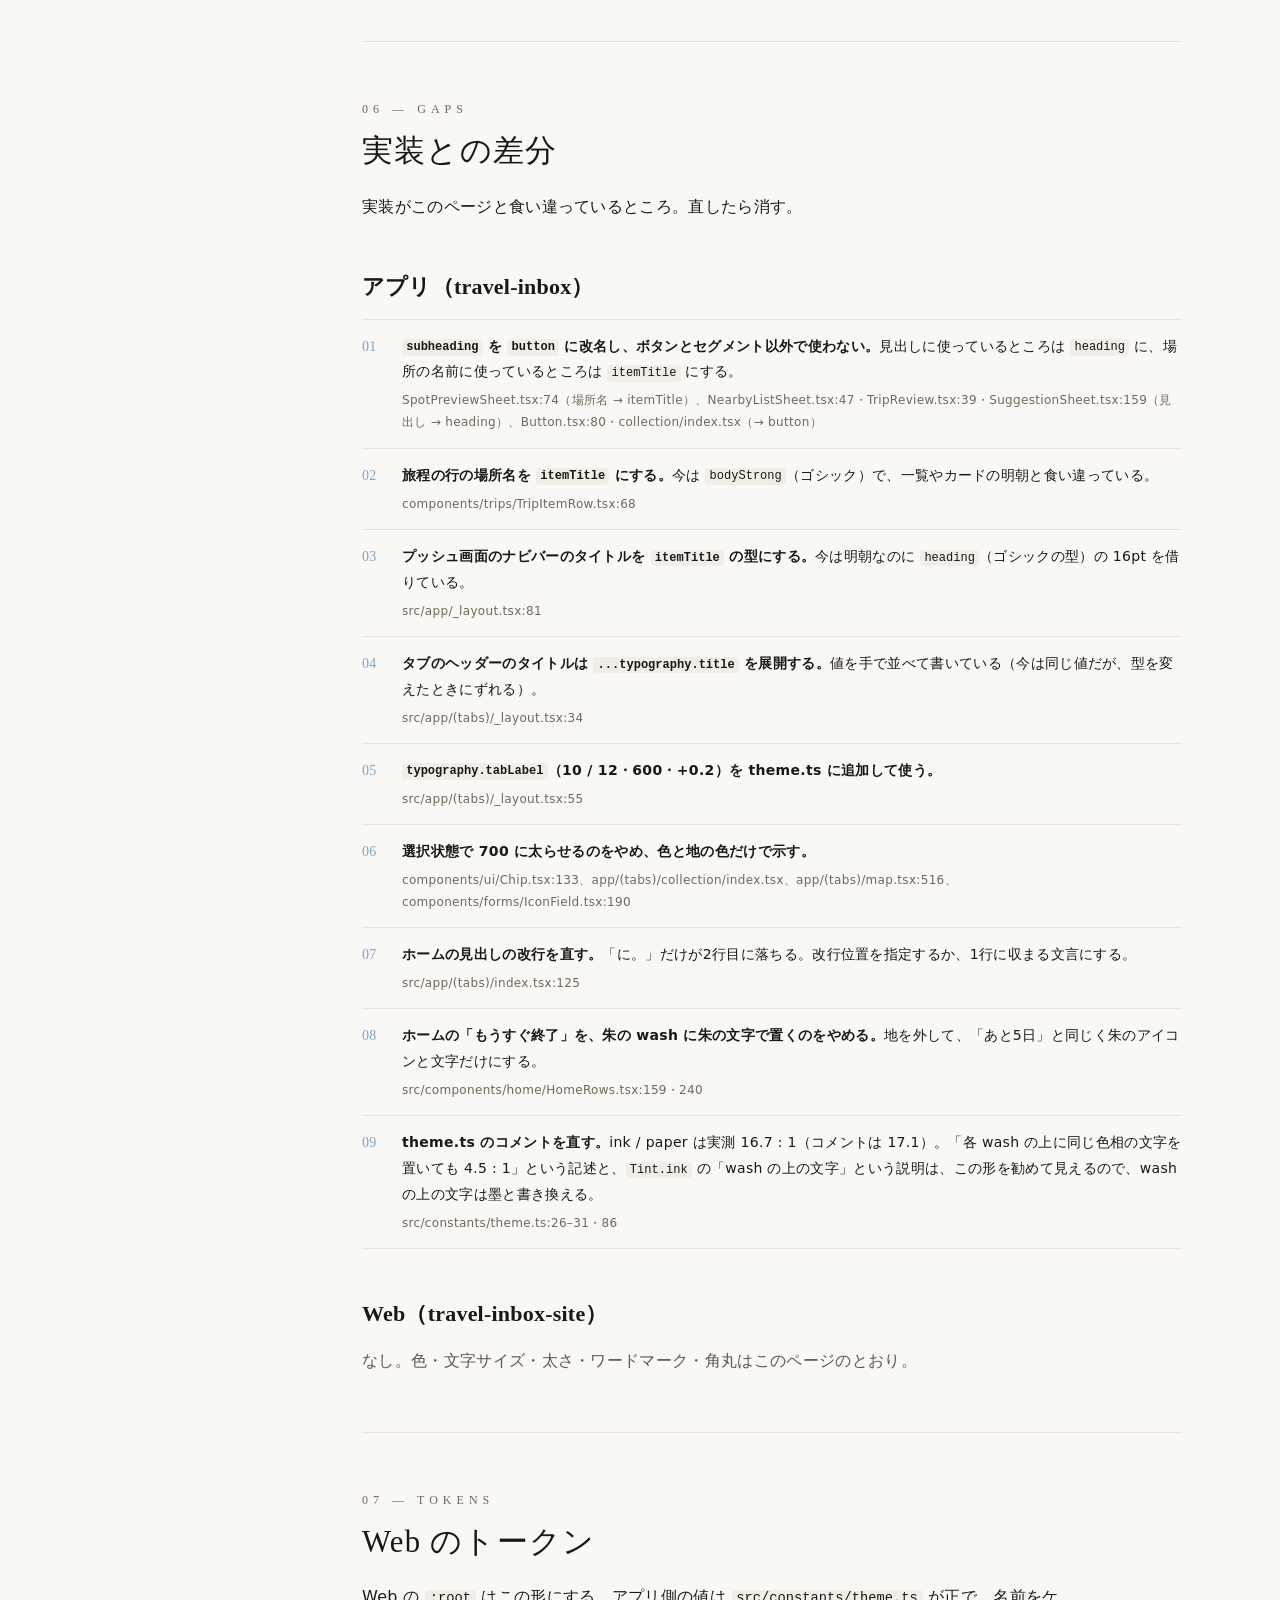
<file: brand.html>
<!doctype html>
<html lang="ja">
  <head>
    <meta charset="utf-8" />
    <meta name="viewport" content="width=device-width, initial-scale=1" />
    <title>ブランドデザイン — Tottoki</title>
    <meta name="description" content="Tottoki のアプリと Web に共通するデザインの決まりごと。色、書体、文字サイズ、余白。" />
    <!-- 直接 URL を開くためのページ。どこからもリンクせず、検索にも出さない。 -->
    <meta name="robots" content="noindex" />
    <meta name="theme-color" content="#FAF8F4" />
    <link rel="icon" href="icon.png" />

    <style>
      /*
       * このページのスタイルは、ページ自身が説明している「あるべき」トークンだけで書く。
       * styles.css / assets/lp.css は現状の値なので読み込まない。
       */
      :root {
        /* 地と墨 */
        --paper: #faf8f4;
        --surface: #ffffff;
        --sunken: #f2eee6;
        --ink: #1a1815;
        --ink-muted: #5c564b;
        --ink-faint: #706858;
        --ink-inverse: #ffffff;
        --rule: #e8e3d9;
        --rule-strong: #cfc8ba;

        /* 意味の色 */
        --indigo: #3d6891;
        --indigo-pressed: #2c5178;
        --indigo-wash: #e7eef6;
        --vermilion: #b44431;
        --vermilion-wash: #fbeae5;
        --moss: #3d7556;
        --moss-wash: #e6f1ea;
        --danger: #a33a28;
        --danger-wash: #f8eae7;

        /* ブランドの装飾色（アイコン由来） */
        --powder: #d6e4ef;
        --powder-deep: #a8c4dc;
        --sky-line: #7fa3c4;
        --kraft-light: #f3ece0;
        --kraft: #e3d6c2;
        --kraft-deep: #cdbda3;
        --kraft-line: #8f7f67;

        --font-serif: 'Hiragino Mincho ProN', 'Yu Mincho', YuMincho, 'Noto Serif JP', 'Noto Serif CJK JP', serif;
        --font-sans: -apple-system, BlinkMacSystemFont, 'Hiragino Sans', 'Noto Sans JP', 'Yu Gothic UI', 'Yu Gothic',
          YuGothic, Meiryo, system-ui, sans-serif;
        --font-latin: 'Iowan Old Style', 'Palatino Linotype', Palatino, 'Book Antiqua', Georgia, serif;
        --font-mono: ui-monospace, SFMono-Regular, Menlo, Consolas, monospace;

        /* Web の文字サイズ */
        --fs-hero: clamp(34px, 3.9vw, 56px);
        --fs-display: clamp(26px, 2.4vw, 34px);
        --fs-title: 22px;
        --fs-item-title: 17px;
        --fs-heading: 16px;
        --fs-body: 16px;
        --fs-button: 15px;
        --fs-body-s: 14px;
        --fs-caption: 13px;
        --fs-label: 12px;

        --radius-sm: 4px;
        --radius-md: 8px;
        --radius-lg: 12px;
        --radius-xl: 16px;

        --shadow-card: 0 1px 2px rgb(74 60 42 / 0.06), 0 4px 14px rgb(74 60 42 / 0.05);

        --gutter: clamp(16px, 4vw, 48px);
        color-scheme: light;
      }

      *,
      *::before,
      *::after {
        box-sizing: border-box;
      }

      html {
        -webkit-text-size-adjust: 100%;
        scroll-behavior: smooth;
        scroll-padding-top: 24px;
      }

      body {
        margin: 0;
        background: var(--paper);
        color: var(--ink);
        font-family: var(--font-sans);
        font-size: var(--fs-body);
        line-height: 1.85;
        letter-spacing: 0.02em;
        -webkit-font-smoothing: antialiased;
        line-break: strict;
      }

      h1,
      h2,
      h3,
      h4,
      p,
      ul,
      ol,
      figure,
      dl,
      dd {
        margin: 0;
      }

      ul,
      ol {
        padding: 0;
        list-style: none;
      }

      a {
        color: var(--indigo);
        text-underline-offset: 0.25em;
        text-decoration-color: var(--rule-strong);
      }

      a:hover {
        text-decoration-color: currentColor;
      }

      code {
        font-family: var(--font-mono);
        font-size: 0.86em;
        background: var(--sunken);
        padding: 0.1em 0.35em;
        border-radius: var(--radius-sm);
        letter-spacing: 0;
        overflow-wrap: anywhere;
      }

      :focus-visible {
        outline: 2px solid var(--indigo);
        outline-offset: 3px;
        border-radius: 2px;
      }

      /* ---------------------------------------------------------------- */
      /* レイアウト                                                        */
      /* ---------------------------------------------------------------- */

      .page {
        max-width: 1180px;
        margin-inline: auto;
        padding-inline: var(--gutter);
      }

      .masthead {
        padding-block: clamp(48px, 7vw, 88px) clamp(32px, 4vw, 48px);
        border-bottom: 1px solid var(--rule);
      }

      .wordmark {
        display: flex;
        align-items: center;
        gap: 10px;
        font-family: var(--font-latin);
        font-size: 21px;
        line-height: 1;
        letter-spacing: 0.02em;
        color: var(--ink);
      }

      .wordmark svg {
        width: 36px;
        height: 29px;
      }

      .eyebrow-en {
        margin-top: 40px;
        font-family: var(--font-latin);
        font-size: var(--fs-label);
        letter-spacing: 0.42em;
        text-transform: uppercase;
        color: var(--ink-faint);
      }

      .masthead h1 {
        margin-top: 12px;
        font-family: var(--font-serif);
        font-weight: 400;
        font-size: var(--fs-hero);
        line-height: 1.42;
        letter-spacing: 0.04em;
        font-feature-settings: 'palt' 1;
      }

      .masthead .lead {
        margin-top: 20px;
        max-width: 40em;
        color: var(--ink-muted);
      }

      .meta-line {
        margin-top: 24px;
        display: flex;
        flex-wrap: wrap;
        gap: 8px 20px;
        font-size: var(--fs-caption);
        color: var(--ink-faint);
      }

      .layout {
        display: grid;
        grid-template-columns: minmax(0, 1fr);
        gap: 48px;
        padding-block: 48px 120px;
      }

      @media (min-width: 1000px) {
        .layout {
          grid-template-columns: 200px minmax(0, 1fr);
          gap: 64px;
        }
      }

      .toc {
        font-size: var(--fs-body-s);
      }

      @media (min-width: 1000px) {
        .toc {
          position: sticky;
          top: 24px;
          align-self: start;
          max-height: calc(100vh - 48px);
          overflow: auto;
        }
      }

      .toc-title {
        font-weight: 600;
        font-size: var(--fs-label);
        color: var(--ink-faint);
        margin-bottom: 8px;
      }

      .toc ol {
        border-left: 1px solid var(--rule);
      }

      .toc a {
        display: block;
        padding: 5px 0 5px 14px;
        color: var(--ink-muted);
        text-decoration: none;
        line-height: 1.5;
      }

      .toc a:hover {
        color: var(--indigo);
      }

      .toc .sub a {
        padding-left: 26px;
        font-size: var(--fs-caption);
      }

      /* ---------------------------------------------------------------- */
      /* 見出しと本文（このページ自身もガイドラインどおり）                */
      /* ---------------------------------------------------------------- */

      section.chapter {
        padding-top: 56px;
      }

      section.chapter:first-child {
        padding-top: 0;
      }

      section.chapter + section.chapter {
        margin-top: 56px;
        border-top: 1px solid var(--rule);
      }

      .chapter-num {
        font-family: var(--font-latin);
        font-size: var(--fs-label);
        letter-spacing: 0.42em;
        text-transform: uppercase;
        color: var(--ink-faint);
      }

      h2 {
        margin-top: 8px;
        font-family: var(--font-serif);
        font-weight: 400;
        font-size: var(--fs-display);
        line-height: 1.55;
        letter-spacing: 0.04em;
        font-feature-settings: 'palt' 1;
      }

      h3 {
        margin-top: 48px;
        font-family: var(--font-serif);
        font-weight: 600;
        font-size: var(--fs-title);
        line-height: 1.5;
        letter-spacing: 0.01em;
      }

      h4 {
        margin-top: 32px;
        font-weight: 700;
        font-size: var(--fs-heading);
        line-height: 1.6;
      }

      .prose > * + * {
        margin-top: 1em;
      }

      .prose {
        max-width: 44em;
        margin-top: 16px;
      }

      .prose ul {
        display: grid;
        gap: 6px;
      }

      .prose ul li {
        position: relative;
        padding-left: 1.1em;
      }

      .prose ul li::before {
        content: '';
        position: absolute;
        left: 0.2em;
        top: 0.8em;
        width: 5px;
        height: 5px;
        border-radius: 50%;
        background: var(--rule-strong);
      }

      .muted {
        color: var(--ink-muted);
      }

      strong {
        font-weight: 600;
      }

      /* 「現状と違う」の印。色の意味を借りないよう、墨の地に白文字の判子にする。 */
      .diff {
        display: inline-block;
        margin-left: 6px;
        padding: 0 7px;
        border-radius: var(--radius-sm);
        background: var(--ink);
        color: var(--ink-inverse);
        font-size: var(--fs-label);
        font-weight: 600;
        line-height: 1.7;
        letter-spacing: 0.04em;
        vertical-align: 0.12em;
        white-space: nowrap;
      }

      /* ---------------------------------------------------------------- */
      /* 原則                                                              */
      /* ---------------------------------------------------------------- */

      .principles {
        margin-top: 28px;
        display: grid;
        gap: 1px;
        background: var(--rule);
        border-block: 1px solid var(--rule);
      }

      @media (min-width: 720px) {
        .principles {
          grid-template-columns: 1fr 1fr;
        }
      }

      .principle {
        background: var(--paper);
        padding: 24px 24px 28px 0;
      }

      @media (min-width: 720px) {
        .principle:nth-child(even) {
          padding-left: 28px;
          padding-right: 0;
        }
      }

      .principle-num {
        font-family: var(--font-latin);
        font-size: var(--fs-body-s);
        color: var(--sky-line);
      }

      .principle h3 {
        margin-top: 4px;
        font-size: var(--fs-item-title);
        line-height: 1.6;
        letter-spacing: 0.02em;
      }

      .principle p {
        margin-top: 8px;
        font-size: var(--fs-body-s);
        color: var(--ink-muted);
      }

      /* ---------------------------------------------------------------- */
      /* 色見本                                                            */
      /* ---------------------------------------------------------------- */

      .swatches {
        margin-top: 24px;
        display: grid;
        grid-template-columns: repeat(auto-fill, minmax(200px, 1fr));
        gap: 16px;
      }

      .swatch {
        border: 1px solid var(--rule);
        border-radius: var(--radius-lg);
        background: var(--surface);
        overflow: hidden;
      }

      .chip {
        height: 76px;
        display: flex;
        align-items: flex-end;
        padding: 10px 12px;
        font-size: var(--fs-caption);
        font-weight: 600;
        border-bottom: 1px solid var(--rule);
      }

      .swatch-body {
        padding: 10px 12px 12px;
        font-size: var(--fs-caption);
        line-height: 1.6;
      }

      .swatch-name {
        font-weight: 600;
        font-size: var(--fs-body-s);
        color: var(--ink);
      }

      .swatch-hex {
        font-family: var(--font-mono);
        font-size: var(--fs-label);
        letter-spacing: 0;
        color: var(--ink-muted);
      }

      .swatch-tokens {
        margin-top: 6px;
        color: var(--ink-faint);
        font-family: var(--font-mono);
        font-size: var(--fs-label);
        letter-spacing: 0;
        line-height: 1.55;
      }

      .swatch-use {
        margin-top: 6px;
        color: var(--ink-muted);
      }

      .swatch-cr {
        margin-top: 6px;
        font-size: var(--fs-label);
        color: var(--ink-faint);
      }

      /* 意味の色：本体と wash を並べる */
      .pair {
        display: grid;
        grid-template-columns: 1fr 1fr;
      }

      .pair .chip {
        height: 64px;
      }

      /* アイテムの色 */
      .tints {
        margin-top: 24px;
        display: grid;
        grid-template-columns: repeat(auto-fill, minmax(150px, 1fr));
        gap: 12px;
      }

      .tint {
        border-radius: var(--radius-lg);
        padding: 14px;
        border: 1px solid transparent;
      }

      .tint-glyph {
        width: 44px;
        height: 44px;
        border-radius: var(--radius-md);
        display: grid;
        place-items: center;
      }

      .tint-glyph svg {
        width: 22px;
        height: 22px;
      }

      .tint-name {
        margin-top: 10px;
        color: var(--ink);
        font-family: var(--font-serif);
        font-weight: 600;
        font-size: var(--fs-item-title);
        line-height: 1.5;
      }

      .tint-hex {
        margin-top: 4px;
        color: var(--ink-muted);
        font-family: var(--font-mono);
        font-size: var(--fs-label);
        letter-spacing: 0;
        line-height: 1.6;
      }

      .tint-bar {
        margin-top: 10px;
        height: 4px;
        border-radius: 2px;
      }

      /* 出典の色 */
      .sources {
        margin-top: 20px;
        display: flex;
        flex-wrap: wrap;
        gap: 10px 22px;
      }

      .source {
        display: flex;
        align-items: center;
        gap: 8px;
        font-size: var(--fs-body-s);
      }

      .source i {
        width: 14px;
        height: 14px;
        border-radius: 50%;
        flex: none;
      }

      .source code {
        font-size: var(--fs-label);
        background: none;
        padding: 0;
        color: var(--ink-faint);
      }

      /* 状態とタグ（アプリの StatusBadge / Chip / TagLabel と同じ形） */
      .specimens {
        margin-top: 24px;
        display: grid;
        gap: 16px;
      }

      @media (min-width: 720px) {
        .specimens {
          grid-template-columns: 1fr 1fr;
        }
      }

      .specimen {
        border: 1px solid var(--rule);
        border-radius: var(--radius-lg);
        background: var(--surface);
        overflow: hidden;
      }

      .specimen-stage {
        display: flex;
        flex-wrap: wrap;
        align-items: center;
        gap: 10px;
        min-height: 96px;
        padding: 20px;
        background: var(--paper);
        border-bottom: 1px solid var(--rule);
      }

      .specimen-body {
        padding: 12px 16px 16px;
        font-size: var(--fs-caption);
        line-height: 1.7;
        color: var(--ink-muted);
      }

      .specimen-body b {
        display: block;
        margin-bottom: 2px;
        font-size: var(--fs-body-s);
        font-weight: 700;
        color: var(--ink);
      }

      .specimen.bad .specimen-body b::before {
        content: '× ';
        color: var(--danger);
      }

      .seal {
        display: inline-flex;
        align-items: center;
        gap: 5px;
        padding: 5px 8px;
        border-radius: var(--radius-sm);
        font-size: 12px;
        font-weight: 600;
        line-height: 16px;
        letter-spacing: 0.2px;
      }

      .seal svg,
      .meta-status svg {
        width: 12px;
        height: 12px;
        flex: none;
      }

      .seal-outline {
        padding: 4px 7px;
        border: 1px solid var(--rule-strong);
        color: var(--ink-muted);
      }

      .seal-planned {
        background: var(--vermilion);
        color: var(--ink-inverse);
      }

      .seal-visited {
        background: var(--moss);
        color: var(--ink-inverse);
      }

      .tag-chip {
        display: inline-flex;
        padding: 6px 11px;
        border: 1px solid var(--rule-strong);
        border-radius: var(--radius-md);
        font-size: 12px;
        font-weight: 600;
        line-height: 16px;
        letter-spacing: 0.1px;
        color: var(--ink);
      }

      .tag-chip.is-selected {
        background: var(--indigo);
        border-color: var(--indigo);
        color: var(--ink-inverse);
      }

      .hash {
        color: var(--indigo);
      }

      .is-selected .hash {
        color: inherit;
      }

      .mini-rows {
        width: 100%;
        display: grid;
      }

      .mini-row {
        padding: 8px 0;
        border-bottom: 1px solid var(--rule);
      }

      .mini-row:last-child {
        border-bottom: 0;
      }

      .mini-title {
        font-family: var(--font-serif);
        font-weight: 600;
        font-size: 17px;
        line-height: 25px;
        letter-spacing: -0.1px;
      }

      .mini-meta {
        display: flex;
        flex-wrap: wrap;
        align-items: center;
        gap: 4px 10px;
        font-size: 12px;
        font-weight: 600;
        line-height: 16px;
        letter-spacing: 0.2px;
        color: var(--ink-muted);
      }

      .meta-status {
        display: inline-flex;
        align-items: center;
        gap: 3px;
      }

      .old-badge {
        display: inline-flex;
        padding: 5px 8px;
        border-radius: var(--radius-sm);
        font-size: 12px;
        font-weight: 600;
        line-height: 16px;
      }

      /* 装飾色 */
      .brand-art {
        margin-top: 24px;
        display: grid;
        gap: 24px;
        align-items: center;
        padding: 24px;
        border: 1px solid var(--rule);
        border-radius: var(--radius-xl);
        background: var(--surface);
      }

      @media (min-width: 720px) {
        .brand-art {
          grid-template-columns: 180px minmax(0, 1fr);
        }
      }

      .brand-art img {
        width: 180px;
        height: 180px;
        border-radius: 40px;
        box-shadow: var(--shadow-card);
      }

      .brand-art .swatches {
        margin-top: 0;
        grid-template-columns: repeat(auto-fill, minmax(140px, 1fr));
      }

      .brand-art .chip {
        height: 52px;
      }

      /* Do / Don't */
      .rules {
        margin-top: 24px;
        display: grid;
        gap: 16px;
      }

      @media (min-width: 720px) {
        .rules {
          grid-template-columns: 1fr 1fr;
        }
      }

      .rule-box {
        padding-top: 14px;
        border-top: 2px solid var(--ink);
        font-size: var(--fs-body-s);
      }

      .rule-box h4 {
        margin: 0 0 8px;
        font-size: var(--fs-body-s);
      }

      .rule-box ul {
        display: grid;
        gap: 6px;
      }

      .rule-box li {
        padding-left: 1.1em;
        text-indent: -1.1em;
      }

      /* 色は印（○ ×）だけ。文は墨のまま。 */
      .rule-box.do li::before {
        content: '○ ';
        color: var(--moss);
        font-weight: 700;
      }

      .rule-box.dont li::before {
        content: '× ';
        color: var(--danger);
        font-weight: 700;
      }

      /* ---------------------------------------------------------------- */
      /* 書体                                                              */
      /* ---------------------------------------------------------------- */

      .faces {
        margin-top: 24px;
        display: grid;
        gap: 16px;
      }

      @media (min-width: 860px) {
        .faces {
          grid-template-columns: 1fr 1fr 1fr;
        }
      }

      .face {
        border: 1px solid var(--rule);
        border-radius: var(--radius-lg);
        background: var(--surface);
        padding: 20px 20px 22px;
        display: flex;
        flex-direction: column;
      }

      .face-role {
        font-size: var(--fs-label);
        font-weight: 600;
        letter-spacing: 0.04em;
        color: var(--indigo);
      }

      .face-sample {
        margin-top: 12px;
        font-size: 40px;
        line-height: 1.3;
        color: var(--ink);
      }

      .face-name {
        margin-top: 12px;
        font-weight: 700;
        font-size: var(--fs-heading);
      }

      .face p {
        margin-top: 6px;
        font-size: var(--fs-body-s);
        color: var(--ink-muted);
      }

      .face dl {
        margin-top: 14px;
        padding-top: 12px;
        border-top: 1px solid var(--rule);
        display: grid;
        grid-template-columns: auto 1fr;
        gap: 4px 12px;
        font-size: var(--fs-label);
        line-height: 1.6;
      }

      .face dt {
        color: var(--ink-faint);
        font-weight: 600;
      }

      .face dd {
        font-family: var(--font-mono);
        letter-spacing: 0;
        color: var(--ink-muted);
        overflow-wrap: anywhere;
      }

      .serif {
        font-family: var(--font-serif);
      }

      .latin {
        font-family: var(--font-latin);
      }

      /* 明朝かゴシックか */
      .choose {
        margin-top: 24px;
        display: grid;
        gap: 16px;
      }

      @media (min-width: 720px) {
        .choose {
          grid-template-columns: 1fr 1fr;
        }
      }

      .choose-col {
        border-top: 2px solid var(--ink);
        padding-top: 16px;
      }

      .choose-col h4 {
        margin: 0;
        display: flex;
        align-items: baseline;
        gap: 10px;
      }

      .choose-col h4 .big {
        font-size: 28px;
        line-height: 1;
        font-weight: 600;
      }

      .choose-col ul {
        margin-top: 12px;
        display: grid;
      }

      .choose-col li {
        padding: 10px 0;
        border-bottom: 1px solid var(--rule);
        font-size: var(--fs-body-s);
      }

      .choose-col li b {
        display: block;
        font-weight: 600;
        color: var(--ink);
      }

      .choose-col li span {
        color: var(--ink-muted);
      }

      .ask {
        margin-top: 20px;
        padding: 16px 20px;
        border-radius: var(--radius-lg);
        background: var(--sunken);
        font-size: var(--fs-body-s);
      }

      .ask b {
        font-weight: 700;
      }

      /* ---------------------------------------------------------------- */
      /* 表                                                                */
      /* ---------------------------------------------------------------- */

      .table-wrap {
        margin-top: 20px;
        overflow-x: auto;
        border: 1px solid var(--rule);
        border-radius: var(--radius-lg);
        background: var(--surface);
      }

      table {
        width: 100%;
        border-collapse: collapse;
        font-size: var(--fs-body-s);
        line-height: 1.6;
      }

      th,
      td {
        text-align: left;
        vertical-align: top;
        padding: 10px 14px;
        border-bottom: 1px solid var(--rule);
      }

      tr:last-child td {
        border-bottom: 0;
      }

      th {
        font-size: var(--fs-label);
        font-weight: 600;
        color: var(--ink-faint);
        background: var(--sunken);
        white-space: nowrap;
      }

      td:first-child {
        white-space: nowrap;
      }

      td.num {
        font-variant-numeric: tabular-nums;
        white-space: nowrap;
      }

      td code {
        white-space: nowrap;
      }

      /* ---------------------------------------------------------------- */
      /* 文字サイズの見本                                                  */
      /* ---------------------------------------------------------------- */

      .scale {
        margin-top: 24px;
        border-top: 1px solid var(--rule);
      }

      .step {
        display: grid;
        gap: 6px 24px;
        padding: 20px 0;
        border-bottom: 1px solid var(--rule);
      }

      @media (min-width: 760px) {
        .step {
          grid-template-columns: 230px minmax(0, 1fr);
          align-items: baseline;
        }
      }

      .step-meta {
        font-size: var(--fs-label);
        line-height: 1.6;
        color: var(--ink-faint);
      }

      .step-meta b {
        display: block;
        font-family: var(--font-mono);
        font-size: var(--fs-body-s);
        font-weight: 600;
        letter-spacing: 0;
        color: var(--ink);
      }

      .step-meta .spec {
        display: block;
        font-variant-numeric: tabular-nums;
      }

      .step-meta .diff {
        margin: 2px 0 4px;
      }

      .step-use {
        margin-top: 4px;
        font-size: var(--fs-label);
        color: var(--ink-muted);
      }

      .sample {
        color: var(--ink);
        overflow-wrap: anywhere;
      }

      /* アプリの見本は端末幅の枠に入れる（1pt = 1px） */
      .phone-col {
        max-width: 393px;
        padding: 0 24px;
        border-inline: 1px dashed var(--rule-strong);
      }

      .phone-note {
        font-size: var(--fs-label);
        color: var(--ink-faint);
        margin-top: 12px;
      }

      /* アプリの型（theme.ts と同じ値） */
      .a-display { font-family: var(--font-serif); font-size: 30px; line-height: 40px; font-weight: 600; letter-spacing: -0.4px; }
      .a-title { font-family: var(--font-serif); font-size: 23px; line-height: 33px; font-weight: 600; letter-spacing: -0.3px; }
      .a-itemTitle { font-family: var(--font-serif); font-size: 17px; line-height: 25px; font-weight: 600; letter-spacing: -0.1px; }
      .a-heading { font-size: 16px; line-height: 23px; font-weight: 700; letter-spacing: -0.1px; }
      .a-body { font-size: 15px; line-height: 23px; font-weight: 400; letter-spacing: 0; }
      .a-bodyStrong { font-size: 15px; line-height: 23px; font-weight: 600; letter-spacing: 0; }
      .a-button { font-size: 15px; line-height: 22px; font-weight: 600; letter-spacing: 0; }
      .a-caption { font-size: 13px; line-height: 19px; font-weight: 400; letter-spacing: 0; }
      .a-label { font-size: 12px; line-height: 16px; font-weight: 600; letter-spacing: 0.2px; }
      .a-tabLabel { font-size: 10px; line-height: 12px; font-weight: 600; letter-spacing: 0.2px; }

      /* Web の型 */
      .w-hero { font-family: var(--font-serif); font-size: var(--fs-hero); line-height: 1.42; font-weight: 400; letter-spacing: 0.04em; font-feature-settings: 'palt' 1; }
      .w-display { font-family: var(--font-serif); font-size: var(--fs-display); line-height: 1.55; font-weight: 400; letter-spacing: 0.04em; font-feature-settings: 'palt' 1; }
      .w-title { font-family: var(--font-serif); font-size: var(--fs-title); line-height: 1.5; font-weight: 600; letter-spacing: 0.01em; }
      .w-item-title { font-family: var(--font-serif); font-size: var(--fs-item-title); line-height: 1.6; font-weight: 600; letter-spacing: 0.02em; }
      .w-heading { font-size: var(--fs-heading); line-height: 1.6; font-weight: 700; letter-spacing: 0.02em; }
      .w-body { font-size: var(--fs-body); line-height: 1.85; font-weight: 400; letter-spacing: 0.02em; }
      .w-button { font-size: var(--fs-button); line-height: 1.5; font-weight: 600; letter-spacing: 0.04em; }
      .w-body-s { font-size: var(--fs-body-s); line-height: 1.85; font-weight: 400; letter-spacing: 0.02em; }
      .w-caption { font-size: var(--fs-caption); line-height: 1.7; font-weight: 400; letter-spacing: 0.02em; }
      .w-label { font-size: var(--fs-label); line-height: 1.6; font-weight: 600; letter-spacing: 0.04em; }
      .w-eyebrow-en { font-family: var(--font-latin); font-size: var(--fs-label); line-height: 1.6; letter-spacing: 0.42em; text-transform: uppercase; }

      /* ---------------------------------------------------------------- */
      /* 余白・角丸                                                        */
      /* ---------------------------------------------------------------- */

      .spaces {
        margin-top: 20px;
        display: grid;
        gap: 8px;
      }

      .space-row {
        display: grid;
        grid-template-columns: 64px 56px minmax(0, 1fr);
        align-items: center;
        gap: 12px;
        font-size: var(--fs-caption);
      }

      .space-row code {
        background: none;
        padding: 0;
      }

      .space-row .num {
        font-variant-numeric: tabular-nums;
        color: var(--ink-muted);
      }

      .space-bar {
        height: 10px;
        background: var(--powder-deep);
        border-radius: 2px;
      }

      .radii {
        margin-top: 20px;
        display: flex;
        flex-wrap: wrap;
        gap: 16px;
      }

      .radius {
        width: 112px;
        font-size: var(--fs-label);
        color: var(--ink-muted);
        text-align: center;
      }

      .radius div {
        height: 72px;
        margin-bottom: 8px;
        background: var(--surface);
        border: 1px solid var(--rule-strong);
      }

      /* ---------------------------------------------------------------- */
      /* 差分リスト                                                        */
      /* ---------------------------------------------------------------- */

      .todo {
        margin-top: 16px;
        counter-reset: todo;
        border-top: 1px solid var(--rule);
      }

      .todo li {
        counter-increment: todo;
        position: relative;
        padding: 14px 0 14px 40px;
        border-bottom: 1px solid var(--rule);
        font-size: var(--fs-body-s);
      }

      .todo li::before {
        content: counter(todo, decimal-leading-zero);
        position: absolute;
        left: 0;
        top: 14px;
        font-family: var(--font-latin);
        font-size: var(--fs-body-s);
        color: var(--sky-line);
      }

      .todo b {
        font-weight: 600;
      }

      .todo .where {
        display: block;
        margin-top: 4px;
        font-size: var(--fs-label);
        color: var(--ink-faint);
      }

      pre {
        margin: 20px 0 0;
        padding: 18px 20px;
        border-radius: var(--radius-lg);
        background: var(--sunken);
        overflow-x: auto;
        font-family: var(--font-mono);
        font-size: var(--fs-caption);
        line-height: 1.7;
        letter-spacing: 0;
        color: var(--ink);
      }

      pre .c {
        color: var(--ink-faint);
      }

      .footer {
        padding-block: 32px 48px;
        border-top: 1px solid var(--rule);
        font-size: var(--fs-caption);
        color: var(--ink-faint);
      }
    </style>
  </head>

  <body>
    <header class="masthead page">
      <div class="wordmark">
        <svg viewBox="0 0 24 28" aria-hidden="true" focusable="false">
          <defs><linearGradient id="pin-wash" x1="0" y1="0" x2="1" y2="1"><stop offset="0" stop-color="#9ad6b0" /><stop offset=".45" stop-color="#5ab0e0" /><stop offset="1" stop-color="#3a7bd5" /></linearGradient></defs>
          <path d="M12 27C9 23.2 2 17.4 2 11a10 10 0 0 1 20 0c0 6.4-7 12.2-10 16z" fill="url(#pin-wash)" />
          <path d="M8.9 7.6h6.2a.7.7 0 0 1 .7.7v8.9L12 14.6l-3.8 2.6V8.3a.7.7 0 0 1 .7-.7z" fill="#fffdf8" />
        </svg>
        Tottoki
      </div>
      <p class="eyebrow-en">Brand design guidelines</p>
      <h1>紙と墨と、少しの色。</h1>
      <p class="lead">
        アプリと Web の両方に効く、デザインの決まりごと。色・書体・文字サイズ・余白を「どこで何を使うか」まで決めておき、画面や場所ごとに書体やサイズがばらつかないようにする。ここに書いたことが正で、実装が違っていたら実装のほうを直す。
      </p>
      <p class="meta-line">
        <span>対象：iOS / Android アプリ、tottoki.hryoichi.com</span>
        <span>更新：2026年9月25日</span>
        <span><span class="diff">現状と違う</span> ＝ 今の実装がこの決まりと食い違っているところ</span>
      </p>
    </header>

    <div class="page layout">
      <nav class="toc" aria-label="目次">
        <p class="toc-title">目次</p>
        <ol>
          <li><a href="#principles">原則</a></li>
          <li><a href="#color">色</a></li>
          <li class="sub"><a href="#color-ground">地と墨</a></li>
          <li class="sub"><a href="#color-meaning">意味の色</a></li>
          <li class="sub"><a href="#color-tints">アイテムの色</a></li>
          <li class="sub"><a href="#color-sources">出典の色</a></li>
          <li class="sub"><a href="#color-status">状態とタグ</a></li>
          <li class="sub"><a href="#color-brand">ブランドの装飾色</a></li>
          <li class="sub"><a href="#color-rules">使い方</a></li>
          <li><a href="#type">書体</a></li>
          <li class="sub"><a href="#type-faces">3つの書体</a></li>
          <li class="sub"><a href="#type-choose">明朝かゴシックか</a></li>
          <li class="sub"><a href="#type-weight">太さ</a></li>
          <li class="sub"><a href="#type-emphasis">文中の強調</a></li>
          <li><a href="#size">文字サイズ</a></li>
          <li class="sub"><a href="#size-app">アプリ</a></li>
          <li class="sub"><a href="#size-web">Web</a></li>
          <li class="sub"><a href="#size-spacing">行間と字間</a></li>
          <li><a href="#space">余白・角丸・線・影</a></li>
          <li><a href="#gaps">実装との差分</a></li>
          <li><a href="#tokens">Web のトークン</a></li>
        </ol>
      </nav>

      <main>
        <!-- ============================================================ -->
        <section class="chapter" id="principles">
          <p class="chapter-num">01 — Principles</p>
          <h2>原則</h2>
          <div class="principles">
            <div class="principle">
              <p class="principle-num">01</p>
              <h3>紙の上に、墨で書く</h3>
              <p>
                地は温かい紙色、文字はほぼ黒の墨。これは個人のアーカイブで、ダッシュボードではない。何か月も前に見つけた場所を読み返す時間が、落ち着いて見えるように。
              </p>
            </div>
            <div class="principle">
              <p class="principle-num">02</p>
              <h3>明朝は声、ゴシックは道具</h3>
              <p>
                読ませたいもの（見出し、場所やイベントの名前）は明朝。操作するもの、説明するもの、数えるものはゴシック。日本の編集デザインの昔からの分担をそのまま使う。
              </p>
            </div>
            <div class="principle">
              <p class="principle-num">03</p>
              <h3>色は、意味があるときだけ</h3>
              <p>
                藍は「押せる」、朱は「日付がある」、苔は「行った」。アイテムごとの淡い色は見分けるため。飾りの色はアイコン由来の空色と紙飛行機の色に限り、文字や操作には使わない。
              </p>
            </div>
            <div class="principle">
              <p class="principle-num">04</p>
              <h3>区切りは、罫線と余白で</h3>
              <p>
                箱で囲まずに、細い罫線と余白で構造をつくる。カードや角丸は、それが独立した「もの」のときだけ。影は本当に浮いているものだけにつける。
              </p>
            </div>
          </div>
        </section>

        <!-- ============================================================ -->
        <section class="chapter" id="color">
          <p class="chapter-num">02 — Color</p>
          <h2>色</h2>
          <div class="prose">
            <p>
              アプリの <code>src/constants/theme.ts</code> の値を正とする。コントラストを測って決めた値なので、Web もこちらに揃える。<strong>パレットは1つ。アプリ用と Web 用を分けない。</strong>コントラスト比は WCAG 2 の計算式で実測した値（AA は本文 4.5:1 以上）。
            </p>
          </div>

          <h3 id="color-ground">地と墨</h3>
          <div class="swatches">
            <div class="swatch">
              <div class="chip" style="background: #faf8f4">Aa 紙</div>
              <div class="swatch-body">
                <p class="swatch-name">紙 paper</p>
                <p class="swatch-hex">#FAF8F4</p>
                <p class="swatch-tokens">App colors.paper<br />Web --paper</p>
                <p class="swatch-use">画面・ページの地。純白にしない。</p>
              </div>
            </div>
            <div class="swatch">
              <div class="chip" style="background: #ffffff">Aa 面</div>
              <div class="swatch-body">
                <p class="swatch-name">面 surface</p>
                <p class="swatch-hex">#FFFFFF</p>
                <p class="swatch-tokens">App colors.surface<br />Web --surface</p>
                <p class="swatch-use">紙の上に置く独立した「もの」（シート、入力欄、カード）。</p>
              </div>
            </div>
            <div class="swatch">
              <div class="chip" style="background: #f2eee6">Aa 沈み</div>
              <div class="swatch-body">
                <p class="swatch-name">沈み sunken</p>
                <p class="swatch-hex">#F2EEE6</p>
                <p class="swatch-tokens">App colors.sunken<br />Web --sunken</p>
                <p class="swatch-use">一段下がった面。画像のない枠、表の見出し、コード。</p>
              </div>
            </div>
            <div class="swatch">
              <div class="chip" style="background: #1a1815; color: #fff">Aa 墨</div>
              <div class="swatch-body">
                <p class="swatch-name">墨 ink</p>
                <p class="swatch-hex">#1A1815</p>
                <p class="swatch-tokens">App colors.ink<br />Web --ink</p>
                <p class="swatch-use">見出し・名前・本文。</p>
                <p class="swatch-cr">紙 16.7 : 1 ／ 沈み 15.3 : 1</p>
              </div>
            </div>
            <div class="swatch">
              <div class="chip" style="background: #5c564b; color: #fff">Aa 墨・淡</div>
              <div class="swatch-body">
                <p class="swatch-name">淡墨 inkMuted</p>
                <p class="swatch-hex">#5C564B</p>
                <p class="swatch-tokens">App colors.inkMuted<br />Web --ink-muted</p>
                <p class="swatch-use">説明文、リード文、メタ情報。</p>
                <p class="swatch-cr">紙 6.9 : 1 ／ 沈み 6.3 : 1</p>
              </div>
            </div>
            <div class="swatch">
              <div class="chip" style="background: #706858; color: #fff">Aa 墨・薄</div>
              <div class="swatch-body">
                <p class="swatch-name">薄墨 inkFaint</p>
                <p class="swatch-hex">#706858</p>
                <p class="swatch-tokens">App colors.inkFaint<br />Web --ink-faint</p>
                <p class="swatch-use">補足、注記、非選択のタブ。文字色の下限。</p>
                <p class="swatch-cr">紙 5.2 : 1 ／ 沈み 4.8 : 1</p>
              </div>
            </div>
            <div class="swatch">
              <div class="chip" style="background: #e8e3d9">罫</div>
              <div class="swatch-body">
                <p class="swatch-name">罫 rule</p>
                <p class="swatch-hex">#E8E3D9</p>
                <p class="swatch-tokens">App colors.rule<br />Web --rule</p>
                <p class="swatch-use">区切りの細線。アプリは hairline、Web は 1px。</p>
              </div>
            </div>
            <div class="swatch">
              <div class="chip" style="background: #cfc8ba">罫・濃</div>
              <div class="swatch-body">
                <p class="swatch-name">濃い罫 ruleStrong</p>
                <p class="swatch-hex">#CFC8BA</p>
                <p class="swatch-tokens">App colors.ruleStrong<br />Web --rule-strong</p>
                <p class="swatch-use">入力欄の枠、リンクの下線。</p>
              </div>
            </div>
          </div>

          <h3 id="color-meaning">意味の色</h3>
          <div class="prose">
            <p>
              それぞれに「本体」「押したとき」「淡い地（wash）」がある。本体の上に置く文字は白、wash の上に置く文字は墨か淡墨。<strong>wash の上に同じ色相の濃い文字を置かない</strong>（色どうしが近くて読みにくく、どこにでもある生成っぽいバッジに見える）。意味と関係ない場所でこの色を使わない。
            </p>
          </div>
          <div class="swatches">
            <div class="swatch">
              <div class="pair">
                <div class="chip" style="background: #3d6891; color: #fff">藍</div>
                <div class="chip" style="background: #e7eef6; color: var(--ink)">wash</div>
              </div>
              <div class="swatch-body">
                <p class="swatch-name">藍 indigo — 押せる</p>
                <p class="swatch-hex">#3D6891 ／ 押下 #2C5178 ／ #E7EEF6</p>
                <p class="swatch-use">ボタン、リンク、選択中のタブ・日付・チップ、地図のピン、フォーカスリング、タグの「#」。wash は旅行の期間やバナーの地。</p>
                <p class="swatch-cr">紙 5.5 : 1 ／ 白文字 5.9 : 1 ／ wash の上の墨 15.1 : 1</p>
              </div>
            </div>
            <div class="swatch">
              <div class="pair">
                <div class="chip" style="background: #b44431; color: #fff">朱</div>
                <div class="chip" style="background: #fbeae5; color: var(--ink)">wash</div>
              </div>
              <div class="swatch-body">
                <p class="swatch-name">朱 vermilion — 日付がある</p>
                <p class="swatch-hex">#B44431 ／ #FBEAE5</p>
                <p class="swatch-use">「行く予定」の判子、開催日・残り日数、日曜。「必須」の印。wash はお知らせの地（文字は淡墨）。</p>
                <p class="swatch-cr">紙 5.2 : 1 ／ 白文字 5.5 : 1 ／ wash の上の墨 15.2 : 1</p>
              </div>
            </div>
            <div class="swatch">
              <div class="pair">
                <div class="chip" style="background: #3d7556; color: #fff">苔</div>
                <div class="chip" style="background: #e6f1ea; color: var(--ink)">wash</div>
              </div>
              <div class="swatch-body">
                <p class="swatch-name">苔 moss — 行った</p>
                <p class="swatch-hex">#3D7556 ／ 押下 #2D5C42 ／ #E6F1EA</p>
                <p class="swatch-use">「行った」の判子、地図の訪問済みピン。</p>
                <p class="swatch-cr">紙 5.1 : 1 ／ 白文字 5.4 : 1 ／ wash の上の墨 15.3 : 1</p>
              </div>
            </div>
            <div class="swatch">
              <div class="pair">
                <div class="chip" style="background: #a33a28; color: #fff">警</div>
                <div class="chip" style="background: #f8eae7; color: var(--ink)">wash</div>
              </div>
              <div class="swatch-body">
                <p class="swatch-name">警告 danger</p>
                <p class="swatch-hex">#A33A28 ／ #F8EAE7</p>
                <p class="swatch-use">削除、エラー。朱と似ているので、必ず文言と一緒に。</p>
                <p class="swatch-cr">紙 6.2 : 1 ／ wash の上の墨 15.1 : 1</p>
              </div>
            </div>
          </div>
          <div class="prose">
            <p class="muted">
              ほかに <code>overlay</code> rgba(26, 24, 21, .32)（シートの背後）、<code>areaFill</code> 藍の 8%（地図の旅行エリア）、<code>googleAttribution</code> #5E5E5E（Google の指定色。変えない）がある。土曜は藍、日曜は朱。
            </p>
          </div>

          <h3 id="color-tints">アイテムの色</h3>
          <div class="prose">
            <p>
              画像のないアイテムがグレーの四角の列にならないよう、ID から6色のどれかを決めて（<code>tintFor</code>）、一覧・カレンダー・地図で同じ色をまとわせる。旅行の「日ごとの色」はこの6色の ink を順に使う（7日目で一巡、未定は薄墨）。<strong>見分けるための色で、意味はない。</strong>意味の色の代わりに使わない。
            </p>
          </div>
          <div class="tints">
            <div class="tint" style="background: #e5eff8">
              <div class="tint-glyph" style="color: #3a6a99; background: #fff8"><svg viewBox="0 0 24 24" fill="none" stroke="currentColor" stroke-width="1.6"><path d="M12 21s6.5-6.1 6.5-11a6.5 6.5 0 1 0-13 0c0 4.9 6.5 11 6.5 11Z" /><circle cx="12" cy="10" r="2.4" /></svg></div>
              <p class="tint-name">空</p>
              <p class="tint-hex">#E5EFF8 / #3A6A99<br />bar #8AB0D6</p>
              <div class="tint-bar" style="background: #8ab0d6"></div>
            </div>
            <div class="tint" style="background: #fbe9ec">
              <div class="tint-glyph" style="color: #a8475f; background: #fff8"><svg viewBox="0 0 24 24" fill="none" stroke="currentColor" stroke-width="1.6"><path d="M6 8h11v5a5 5 0 0 1-5 5h-1a5 5 0 0 1-5-5zM17 9.5h1.5a2.5 2.5 0 0 1 0 5H17" /></svg></div>
              <p class="tint-name">桜</p>
              <p class="tint-hex">#FBE9EC / #A8475F<br />bar #E3A0B0</p>
              <div class="tint-bar" style="background: #e3a0b0"></div>
            </div>
            <div class="tint" style="background: #e7f1e5">
              <div class="tint-glyph" style="color: #467443; background: #fff8"><svg viewBox="0 0 24 24" fill="none" stroke="currentColor" stroke-width="1.6"><rect x="3.5" y="5" width="17" height="15.5" rx="2" /><path d="M3.5 9.5h17M8 3v4M16 3v4" /></svg></div>
              <p class="tint-name">抹茶</p>
              <p class="tint-hex">#E7F1E5 / #467443<br />bar #9CC596</p>
              <div class="tint-bar" style="background: #9cc596"></div>
            </div>
            <div class="tint" style="background: #faf0db">
              <div class="tint-glyph" style="color: #8e6317; background: #fff8"><svg viewBox="0 0 24 24" fill="none" stroke="currentColor" stroke-width="1.6"><path d="M4 11.2V5.5A1.5 1.5 0 0 1 5.5 4h5.7a2 2 0 0 1 1.4.6l7 7a2 2 0 0 1 0 2.8l-5.2 5.2a2 2 0 0 1-2.8 0l-7-7a2 2 0 0 1-.6-1.4Z" /><circle cx="8.2" cy="8.2" r="1.4" /></svg></div>
              <p class="tint-name">山吹</p>
              <p class="tint-hex">#FAF0DB / #8E6317<br />bar #E0B872</p>
              <div class="tint-bar" style="background: #e0b872"></div>
            </div>
            <div class="tint" style="background: #efeaf8">
              <div class="tint-glyph" style="color: #6a579c; background: #fff8"><svg viewBox="0 0 24 24" fill="none" stroke="currentColor" stroke-width="1.6"><path d="M6.5 3.5h11v17l-5.5-4-5.5 4z" /></svg></div>
              <p class="tint-name">藤</p>
              <p class="tint-hex">#EFEAF8 / #6A579C<br />bar #B2A3DB</p>
              <div class="tint-bar" style="background: #b2a3db"></div>
            </div>
            <div class="tint" style="background: #fcebe3">
              <div class="tint-glyph" style="color: #a34e31; background: #fff8"><svg viewBox="0 0 24 24" fill="none" stroke="currentColor" stroke-width="1.6"><path d="m3.5 6.5 5.5-2.5 6 2.5 5.5-2.5v13.5l-5.5 2.5-6-2.5-5.5 2.5zM9 4v13.5M15 6.5V20" /></svg></div>
              <p class="tint-name">珊瑚</p>
              <p class="tint-hex">#FCEBE3 / #A34E31<br />bar #EDA88C</p>
              <div class="tint-bar" style="background: #eda88c"></div>
            </div>
          </div>
          <div class="prose">
            <p class="muted">
              ink はグリフ（アイコン）と旅程の日ごとの色のための色で、wash の上の ink は 4.7〜5.1 : 1、ink の地に白文字は 5.3 : 1 以上。wash の上に文字を置くときは墨にする。bar は線や縁のための色で、文字には使わない。
            </p>
          </div>

          <h3 id="color-sources">出典の色</h3>
          <div class="prose">
            <p>
              各サービスの色に近づけた、出典マークの色。読む前に見分けがつくように。<strong>色をつけるのは小さなマークだけで、横のサービス名は文字色のまま。</strong>
            </p>
          </div>
          <div class="sources">
            <span class="source"><i style="background: #ae3a60"></i>Instagram <code>#AE3A60</code></span>
            <span class="source"><i style="background: #2e7449"></i>Google Maps <code>#2E7449</code></span>
            <span class="source"><i style="background: #3b3547"></i>TikTok <code>#3B3547</code></span>
            <span class="source"><i style="background: #3a3833"></i>X <code>#3A3833</code></span>
            <span class="source"><i style="background: #35649a"></i>Web <code>#35649A</code></span>
            <span class="source"><i style="background: #86561b"></i>手入力 <code>#86561B</code></span>
            <span class="source"><i style="background: #5c564b"></i>その他 <code>#5C564B</code></span>
          </div>

          <h3 id="color-status">状態とタグ</h3>
          <div class="prose">
            <p>
              色の使い方がいちばん表に出るところなので、形まで決めておく。考え方は2つ。<strong>決まった状態は、本体色の地に白文字の判子で押す。</strong><strong>ふつうのもの・たくさん並ぶものは、線と墨の文字にして、色は小さな印にだけつける。</strong>
            </p>
          </div>
          <div class="specimens">
            <div class="specimen">
              <div class="specimen-stage">
                <span class="seal seal-outline"><svg viewBox="0 0 24 24" fill="none" stroke="currentColor" stroke-width="2" stroke-linejoin="round"><path d="M6.5 3.5h11v17l-5.5-4-5.5 4z" /></svg>行きたい</span>
                <span class="seal seal-planned"><svg viewBox="0 0 24 24" fill="currentColor" stroke="currentColor" stroke-width="2" stroke-linejoin="round"><path d="M6.5 3.5h11v17l-5.5-4-5.5 4z" /></svg>行く予定</span>
                <span class="seal seal-visited"><svg viewBox="0 0 24 24" fill="none" stroke="currentColor" stroke-width="2.4" stroke-linecap="round" stroke-linejoin="round"><path d="m5 12.5 4.5 4.5L19 7.5" /></svg>行った</span>
              </div>
              <div class="specimen-body">
                <b>状態の判子（詳細画面）</b>行く予定は朱、行ったは苔の地に白文字（5.5 : 1 と 5.4 : 1）。ほとんどのアイテムがそうである「行きたい」は、濃い罫の線と淡墨の文字だけ。アイコンと文字を必ず両方つける。
              </div>
            </div>
            <div class="specimen">
              <div class="specimen-stage">
                <div class="mini-rows">
                  <div class="mini-row">
                    <p class="mini-title">東京デザイン展</p>
                    <p class="mini-meta"><span class="meta-status" style="color: var(--vermilion)"><svg viewBox="0 0 24 24" fill="currentColor" stroke="currentColor" stroke-width="2" stroke-linejoin="round"><path d="M6.5 3.5h11v17l-5.5-4-5.5 4z" /></svg>行く予定</span><span>Web · 昨日</span></p>
                  </div>
                  <div class="mini-row">
                    <p class="mini-title">谷中の古民家カフェ</p>
                    <p class="mini-meta"><span class="meta-status" style="color: var(--moss)"><svg viewBox="0 0 24 24" fill="currentColor"><path d="M12 2.5a9.5 9.5 0 1 0 0 19 9.5 9.5 0 0 0 0-19Zm4.6 7.1-5.4 5.8a.9.9 0 0 1-1.3 0l-2.5-2.6a.9.9 0 1 1 1.3-1.3l1.8 1.9 4.8-5.1a.9.9 0 1 1 1.3 1.3Z" /></svg>行った</span><span>Instagram · 今日</span></p>
                  </div>
                  <div class="mini-row">
                    <p class="mini-title">神宮外苑いちょう祭り</p>
                    <p class="mini-meta"><span>Instagram · 今日</span></p>
                  </div>
                </div>
              </div>
              <div class="specimen-body">
                <b>一覧の行の中の状態</b>行の中では地をつけず、アイコンと文字を本体色で紙の上に置く。「行きたい」は何も出さない。どの行にも出る印は、何も伝えないから。
              </div>
            </div>
            <div class="specimen">
              <div class="specimen-stage">
                <span class="tag-chip"><span class="hash">#</span>次の旅行</span>
                <span class="tag-chip"><span class="hash">#</span>カフェ</span>
                <span class="tag-chip is-selected"><span class="hash">#</span>紅葉</span>
              </div>
              <div class="specimen-body">
                <b>タグのチップ（詳細・編集・絞り込み）</b>濃い罫の線に、名前は墨、「#」だけ藍。選択中は藍の地に白文字。タグはどれも利用者がつくったものなので、全部同じ見た目にする。
              </div>
            </div>
            <div class="specimen">
              <div class="specimen-stage">
                <div class="mini-rows">
                  <div class="mini-row">
                    <p class="mini-title">夏祭りの花火大会</p>
                    <p class="mini-meta"><span>X · 昨日</span><span><span class="hash">#</span>次の旅行</span><span><span class="hash">#</span>夏</span></p>
                  </div>
                </div>
              </div>
              <div class="specimen-body">
                <b>行の中のタグ</b>出典の名前と同じ扱い。「#」だけ藍で、名前は淡墨。
              </div>
            </div>
            <div class="specimen bad">
              <div class="specimen-stage">
                <span class="old-badge" style="background: var(--vermilion-wash); color: var(--vermilion)">行く予定</span>
                <span class="old-badge" style="background: var(--moss-wash); color: var(--moss)">行った</span>
                <span class="old-badge" style="background: var(--indigo-wash); color: var(--indigo)">#次の旅行</span>
              </div>
              <div class="specimen-body">
                <b>淡い地に、同じ色相の濃い文字</b>数値では 4.5 : 1 を超えていても、地と文字の色が近くて読みにくく、どのアプリにもある生成っぽいバッジに見える。状態にもタグにもお知らせにも使わない。
              </div>
            </div>
          </div>

          <h3 id="color-brand">ブランドの装飾色</h3>
          <div class="prose">
            <p>
              アプリアイコンの淡い空色の円、細い縦線、紙飛行機の紙の色。LP の円や線のあしらい、紙飛行機のロゴ、空の状態やオンボーディングの挿絵に使う。<strong>装飾専用。文字・アイコン・押せるものには使わない</strong>（どれも紙の上で 4.5:1 に届かない）。
            </p>
          </div>
          <div class="brand-art">
            <img src="icon.png" alt="Tottoki のアプリアイコン" width="180" height="180" />
            <div class="swatches">
              <div class="swatch">
                <div class="chip" style="background: #d6e4ef"></div>
                <div class="swatch-body">
                  <p class="swatch-name">空色</p>
                  <p class="swatch-hex">#D6E4EF</p>
                  <p class="swatch-tokens">--powder</p>
                </div>
              </div>
              <div class="swatch">
                <div class="chip" style="background: #a8c4dc"></div>
                <div class="swatch-body">
                  <p class="swatch-name">空色・濃</p>
                  <p class="swatch-hex">#A8C4DC</p>
                  <p class="swatch-tokens">--powder-deep</p>
                </div>
              </div>
              <div class="swatch">
                <div class="chip" style="background: #7fa3c4"></div>
                <div class="swatch-body">
                  <p class="swatch-name">空の線</p>
                  <p class="swatch-hex">#7FA3C4</p>
                  <p class="swatch-tokens">--sky-line</p>
                </div>
              </div>
              <div class="swatch">
                <div class="chip" style="background: #f3ece0"></div>
                <div class="swatch-body">
                  <p class="swatch-name">紙飛行機・明</p>
                  <p class="swatch-hex">#F3ECE0</p>
                  <p class="swatch-tokens">--kraft-light</p>
                </div>
              </div>
              <div class="swatch">
                <div class="chip" style="background: #e3d6c2"></div>
                <div class="swatch-body">
                  <p class="swatch-name">紙飛行機</p>
                  <p class="swatch-hex">#E3D6C2</p>
                  <p class="swatch-tokens">--kraft</p>
                </div>
              </div>
              <div class="swatch">
                <div class="chip" style="background: #cdbda3"></div>
                <div class="swatch-body">
                  <p class="swatch-name">紙飛行機・影</p>
                  <p class="swatch-hex">#CDBDA3</p>
                  <p class="swatch-tokens">--kraft-deep</p>
                </div>
              </div>
              <div class="swatch">
                <div class="chip" style="background: #8f7f67"></div>
                <div class="swatch-body">
                  <p class="swatch-name">紙飛行機・線</p>
                  <p class="swatch-hex">#8F7F67</p>
                  <p class="swatch-tokens">--kraft-line</p>
                </div>
              </div>
            </div>
          </div>
          <div class="prose">
            <p class="muted">
              LP の円のグラデーションには、空色と空色・濃を半分ずつ混ぜた <code>--powder-mid</code> も使う（新しい色ではなく混色）。
            </p>
          </div>

          <h3 id="color-rules">使い方</h3>
          <div class="rules">
            <div class="rule-box do">
              <h4>こうする</h4>
              <ul>
                <li>文字は墨・淡墨・薄墨の3段だけ。薄墨より薄い文字はつくらない</li>
                <li>本体色の地には白文字、wash や沈みの地には墨か淡墨の文字</li>
                <li>色を変えるときは、必ず文言やアイコンでも同じことを伝える</li>
                <li>画面では色をトークン名で指定する（App は <code>colors.*</code>、Web は <code>var(--*)</code>）</li>
                <li>ライトテーマだけが正式。アプリは <code>userInterfaceStyle: 'light'</code></li>
              </ul>
            </div>
            <div class="rule-box dont">
              <h4>こうしない</h4>
              <ul>
                <li>淡い地（wash）に、同じ色相の濃い文字を置く</li>
                <li>藍を「きれいだから」見出しや飾りに使う（押せるように見える）</li>
                <li>アイテムの色や出典の色で、状態（行った・行く予定）を表す</li>
                <li>装飾色（空色・紙飛行機）を文字やボタンに使う</li>
                <li>画面ごとに近い色を新しくつくる（#4C7294 と #3D6891 のような「ほぼ藍」）</li>
              </ul>
            </div>
          </div>
          <div class="prose">
            <p class="muted">
              ダークテーマは現在 Web の文書ページ（styles.css）にだけある。アプリが対応するときにこのページで正式に定義し、それまでは新しい画面・ページをライトだけで作る。
            </p>
          </div>
        </section>

        <!-- ============================================================ -->
        <section class="chapter" id="type">
          <p class="chapter-num">03 — Typeface</p>
          <h2>書体</h2>
          <div class="prose">
            <p>
              Web フォントも同梱フォントも使わない。どの OS も明朝とゴシックを標準で持っているので、読み込み待ちも外部への通信もない。その代わり、<strong>書体の選び方（どの役割にどれを使うか）を厳密に決める。</strong>
            </p>
          </div>

          <h3 id="type-faces">3つの書体</h3>
          <div class="faces">
            <div class="face">
              <p class="face-role">基本の書体</p>
              <p class="face-sample">あ Aa 15</p>
              <p class="face-name">ゴシック</p>
              <p>本文、ラベル、ボタン、数値。迷ったらゴシック。</p>
              <dl>
                <dt>iOS</dt>
                <dd>システム（Hiragino Sans）<br />fontFamily: undefined</dd>
                <dt>Android</dt>
                <dd>システム（Noto Sans CJK JP）</dd>
                <dt>Web</dt>
                <dd>var(--font-sans)</dd>
              </dl>
            </div>
            <div class="face">
              <p class="face-role">強調の書体</p>
              <p class="face-sample serif" style="font-weight: 600">あ 旅</p>
              <p class="face-name">明朝</p>
              <p>見出しと、主役として置かれる名前。1画面・1ページの中で「読ませたい」ところだけ。</p>
              <dl>
                <dt>iOS</dt>
                <dd>Hiragino Mincho ProN</dd>
                <dt>Android</dt>
                <dd>serif（Noto Serif CJK JP）</dd>
                <dt>Web</dt>
                <dd>var(--font-serif)</dd>
              </dl>
            </div>
            <div class="face">
              <p class="face-role">ロゴと装飾の欧文（Web のみ）</p>
              <p class="face-sample latin">Travel 01</p>
              <p class="face-name">欧文セリフ</p>
              <p>ワードマーク「Tottoki」、英字のアイブロウ、通し番号（01, 02…）、料金の大きな数字。和文や文章には使わない。アプリでは使わない。</p>
              <dl>
                <dt>Web</dt>
                <dd>var(--font-latin)<br />Iowan Old Style → Palatino → Georgia</dd>
              </dl>
            </div>
          </div>
          <div class="prose">
            <p class="muted">
              文書ページのコードだけは等幅（<code>var(--font-mono)</code>）を使う。これ以外の書体は増やさない。
            </p>
          </div>

          <h3 id="type-choose">明朝かゴシックか</h3>
          <div class="choose">
            <div class="choose-col">
              <h4><span class="big serif">明朝</span>読ませるもの</h4>
              <ul>
                <li><b>画面やページの「顔」になる一文</b><span>ログイン・オンボーディングのコピー、LP のキャッチと各セクションの見出し</span></li>
                <li><b>画面タイトル</b><span>タブのヘッダー（ホーム、カレンダー…）、プッシュした画面のナビゲーションバー</span></li>
                <li><b>主役として置かれる名前</b><span>場所・イベント・旅行の名前。一覧の行、カード、地図のシート、旅程の行、詳細画面のどこでも</span></li>
                <li><b>見出しの役割をもつ数字</b><span>カレンダーの「2026年9月」、近日開催の日付の「30」、プロフィールの件数</span></li>
                <li><b>Web 文書の章題</b><span>プライバシーポリシーやサポートの h1〜h3</span></li>
              </ul>
            </div>
            <div class="choose-col">
              <h4><span class="big">ゴシック</span>使うもの・数えるもの</h4>
              <ul>
                <li><b>本文・説明・リード文</b><span>段落、ヒント、エラーメッセージ</span></li>
                <li><b>操作できるもの</b><span>ボタン、タブ、チップ、セグメント、リンク、入力欄</span></li>
                <li><b>アプリのセクション見出し</b><span>「最近の保存」「次の旅行」など。固有の名前ではなく棚の札なので、ゴシックの太字</span></li>
                <li><b>メタ情報とデータとしての数字</b><span>出典・日付・距離・件数・時刻、カレンダーのマス目。数字は等幅（tabular-nums）</span></li>
                <li><b>文中やバナーに入った名前</b><span>カレンダーの「東京さんぽ 2日目」のバナー、通知、ボタンの文言の中の名前</span></li>
              </ul>
            </div>
          </div>
          <p class="ask">
            <b>迷ったら：</b>その文字は「読ませたい」のか、「操作させたい・識別させたい」のか。前者なら明朝、後者ならゴシック。同じ種類のもの（たとえば場所の名前）は、<strong>画面が変わっても同じ書体・同じ型</strong>にする。
          </p>

          <h3 id="type-weight">太さ</h3>
          <div class="table-wrap">
            <table>
              <thead>
                <tr><th>書体</th><th>使う太さ</th><th>どこで</th></tr>
              </thead>
              <tbody>
                <tr>
                  <td>ゴシック</td>
                  <td class="num"><code>400</code> / <code>600</code> / <code>700</code></td>
                  <td>400 は本文。600 はラベル・ボタン・文中の強調。700 はゴシックの見出し（heading）だけ。</td>
                </tr>
                <tr>
                  <td>明朝（アプリ）</td>
                  <td class="num"><code>600</code></td>
                  <td>すべて W6。スマホの画面サイズでは W3 が細すぎて、名前が読み流される。</td>
                </tr>
                <tr>
                  <td>明朝（Web）</td>
                  <td class="num"><code>400</code> / <code>600</code></td>
                  <td>26px 以上の大見出し（hero・display）は 400（W3）で軽く。それより小さい title・itemTitle は 600（W6）。</td>
                </tr>
              </tbody>
            </table>
          </div>
          <div class="prose">
            <ul>
              <li>
                <strong>明朝に 500 を指定しない。</strong>ヒラギノ明朝には W3 と W6 しかなく、500 は Mac では W3 になるが、Noto Serif JP（Android・一部の Windows）では Medium になり、OS によって見え方が変わる。
              </li>
              <li>
                <strong>選択状態で太さを変えない。</strong>文字幅が変わって、タブやチップが選ぶたびに揺れる。選択は色と地の色で示す。アプリのチップ・コレクションのタブ・地図のセグメント・アイコン選択で 700 に変えている <span class="diff">現状と違う</span>
              </li>
              <li>和文にイタリック（斜体）は使わない。</li>
            </ul>
          </div>

          <h3 id="type-emphasis">文中の強調</h3>
          <div class="prose">
            <ul>
              <li>文章の一部を強調するときは<strong>ゴシックの 600</strong>（アプリは <code>bodyStrong</code>、Web は <code>&lt;strong&gt;</code>）。</li>
              <li>文章の途中を明朝に切り替えない。明朝は行や見出し単位で使う。</li>
              <li>色での強調は意味があるときだけ（朱の「あと5日」など）。下線はリンクだけ。</li>
            </ul>
          </div>
        </section>

        <!-- ============================================================ -->
        <section class="chapter" id="size">
          <p class="chapter-num">04 — Type scale</p>
          <h2>文字サイズ</h2>
          <div class="prose">
            <p>
              書体・サイズ・行間・太さ・字間は<strong>「型（トークン）」としてひとまとめに扱い、ばらして指定しない。</strong>アプリは <code>&lt;Text variant="…"&gt;</code>、Web はクラスや CSS 変数で型を選ぶ。使ってよいサイズは下の表にあるものだけ。
            </p>
          </div>

          <h3 id="size-app">アプリ</h3>
          <div class="prose">
            <p class="muted">単位は pt（Dynamic Type で拡大される。上限は 1.6 倍）。見本は 1pt = 1px、幅 393pt の枠で表示している。</p>
          </div>
          <div class="scale">
            <div class="step">
              <div class="step-meta">
                <b>display</b>
                <span class="spec">明朝 600 ／ 30 / 40 ／ −0.4</span>
                <p class="step-use">ログイン・オンボーディングの一文、プロフィールの件数</p>
              </div>
              <div class="phone-col"><p class="sample a-display">行きたい場所を、<br />ひとつに。</p></div>
            </div>
            <div class="step">
              <div class="step-meta">
                <b>title</b>
                <span class="spec">明朝 600 ／ 23 / 33 ／ −0.3</span>
                <p class="step-use">タブのヘッダー、詳細画面の名前、空の状態の見出し、近日開催の日付</p>
              </div>
              <div class="phone-col"><p class="sample a-title">カレンダー</p></div>
            </div>
            <div class="step">
              <div class="step-meta">
                <b>itemTitle</b>
                <span class="spec">明朝 600 ／ 17 / 25 ／ −0.1</span>
                <p class="step-use">主役として置かれる場所・イベント・旅行の名前。プッシュ画面のナビバーのタイトル</p>
              </div>
              <div class="phone-col"><p class="sample a-itemTitle">神宮外苑いちょう祭り</p></div>
            </div>
            <div class="step">
              <div class="step-meta">
                <b>heading</b>
                <span class="spec">ゴシック 700 ／ 16 / 23 ／ −0.1</span>
                <p class="step-use">セクション見出し、シート・モーダルの見出し</p>
              </div>
              <div class="phone-col"><p class="sample a-heading">最近の保存</p></div>
            </div>
            <div class="step">
              <div class="step-meta">
                <b>body</b>
                <span class="spec">ゴシック 400 ／ 15 / 23</span>
                <p class="step-use">本文、メモ、説明、リストの補足行</p>
              </div>
              <div class="phone-col"><p class="sample a-body">Instagram や Google Maps で見つけた場所を、共有ボタンからそのまま保存できます。</p></div>
            </div>
            <div class="step">
              <div class="step-meta">
                <b>bodyStrong</b>
                <span class="spec">ゴシック 600 ／ 15 / 23</span>
                <p class="step-use">文中の強調、行の中の主要な値、バナーの中の名前</p>
              </div>
              <div class="phone-col"><p class="sample a-bodyStrong">東京さんぽ 2日目</p></div>
            </div>
            <div class="step">
              <div class="step-meta">
                <b>button</b> <span class="diff">現状と違う</span>
                <span class="spec">ゴシック 600 ／ 15 / 22</span>
                <p class="step-use">ボタンとセグメントの文言だけ。現在の <code>subheading</code> を改名</p>
              </div>
              <div class="phone-col"><p class="sample a-button" style="color: var(--indigo)">保存する</p></div>
            </div>
            <div class="step">
              <div class="step-meta">
                <b>caption</b>
                <span class="spec">ゴシック 400 ／ 13 / 19</span>
                <p class="step-use">メタ情報（出典・日付・場所）、入力欄のヒントとエラー</p>
              </div>
              <div class="phone-col"><p class="sample a-caption" style="color: var(--ink-muted)">東京ビッグサイト · 〜10/14</p></div>
            </div>
            <div class="step">
              <div class="step-meta">
                <b>label</b>
                <span class="spec">ゴシック 600 ／ 12 / 16 ／ +0.2</span>
                <p class="step-use">チップ、タグ、入力欄の項目名、曜日、「すべて →」。本文での最小サイズ</p>
              </div>
              <div class="phone-col"><p class="sample a-label"><span style="color: var(--vermilion)">行く予定</span>　<span style="color: var(--ink-muted)"><span class="hash">#</span>次の旅行</span>　<span style="color: var(--ink-faint)">9月</span></p></div>
            </div>
            <div class="step">
              <div class="step-meta">
                <b>tabLabel</b> <span class="diff">現状と違う</span>
                <span class="spec">ゴシック 600 ／ 10 / 12 ／ +0.2</span>
                <p class="step-use">タブバーの文言だけ（OS の慣例に合わせた例外）。今は <code>(tabs)/_layout.tsx</code> に直書き</p>
              </div>
              <div class="phone-col"><p class="sample a-tabLabel"><span style="color: var(--indigo)">ホーム</span>　　<span style="color: var(--ink-faint)">マップ</span>　　<span style="color: var(--ink-faint)">コレクション</span></p></div>
            </div>
          </div>
          <div class="prose">
            <ul>
              <li><code>subheading</code> と <code>bodyStrong</code> はほぼ同じ（15pt・600）で、どちらを使うかが画面ごとにばらついている。<code>subheading</code> はボタン専用の <code>button</code> に改名し、見出しに使っていたところは <code>heading</code>、名前に使っていたところは <code>itemTitle</code> にする。</li>
              <li>ナビゲーションバーやタブのヘッダーも型をそのまま使う（<code>...typography.title</code>）。サイズだけ借りて書体や太さを別に書かない。</li>
              <li>12pt 未満はタブバーと、Google の帰属表示（Google の指定）のほかに使わない。</li>
            </ul>
          </div>

          <h3 id="size-web">Web</h3>
          <div class="prose">
            <p class="muted">
              単位は px。大見出しだけ画面幅で伸縮する（<code>clamp</code>）。LP のスマホ模型の中身はアプリの縮尺を再現するため em で書いてよく、この表の対象外。
            </p>
          </div>
          <div class="scale">
            <div class="step">
              <div class="step-meta">
                <b>--fs-hero</b>
                <span class="spec">明朝 400 ／ 34→56 / 1.42 ／ +0.04em・palt</span>
                <p class="step-use">LP のファーストビューの一文だけ。1023px 以下は clamp(34px, 6.4vw, 54px)、767px 以下は min(8.4vw, 40px)</p>
              </div>
              <p class="sample w-hero">「いつか行きたい」を、<br />行ける日に。</p>
            </div>
            <div class="step">
              <div class="step-meta">
                <b>--fs-display</b>
                <span class="spec">明朝 400 ／ 26→34 / 1.55 ／ +0.04em・palt</span>
                <p class="step-use">LP のセクション見出しと CTA の見出し、文書ページの h1、404 の見出し</p>
              </div>
              <p class="sample w-display">見つけた場所を、次の週末に。</p>
            </div>
            <div class="step">
              <div class="step-meta">
                <b>--fs-title</b>
                <span class="spec">明朝 600 ／ 22 / 1.5</span>
                <p class="step-use">文書ページの h2</p>
              </div>
              <p class="sample w-title">取得する情報と使いみち</p>
            </div>
            <div class="step">
              <div class="step-meta">
                <b>--fs-item-title</b>
                <span class="spec">明朝 600 ／ 17 / 1.6</span>
                <p class="step-use">LP の特長・機能・手順・FAQ の見出し、カードの名前、文書の h3。アプリの itemTitle と同じ 17。狭い枠では文節で折り返す（<code>word-break: auto-phrase</code>）</p>
              </div>
              <p class="sample w-item-title">地図で、近くの「行きたい」を見つける</p>
            </div>
            <div class="step">
              <div class="step-meta">
                <b>--fs-heading</b>
                <span class="spec">ゴシック 700 ／ 16 / 1.6</span>
                <p class="step-use">小見出し（文書の h4、目次の見出し）</p>
              </div>
              <p class="sample w-heading">料金について</p>
            </div>
            <div class="step">
              <div class="step-meta">
                <b>--fs-body</b>
                <span class="spec">ゴシック 400 ／ 16 / 1.85 ／ +0.02em</span>
                <p class="step-use">本文・リード文（リードは淡墨で、行間 2.0 まで）。767px 以下は 15px</p>
              </div>
              <p class="sample w-body">Instagram や Google Maps、SNS で見つけた行きたい場所やイベントを保存・整理。地図やカレンダーから再発見して、次のおでかけにつなげます。</p>
            </div>
            <div class="step">
              <div class="step-meta">
                <b>--fs-button</b>
                <span class="spec">ゴシック 600 ／ 15 / 1.5 ／ +0.04em</span>
                <p class="step-use">ボタン。大きいボタンは body（16）、小さいボタンは body-s（14）</p>
              </div>
              <p class="sample w-button" style="color: var(--indigo)">デモを見る</p>
            </div>
            <div class="step">
              <div class="step-meta">
                <b>--fs-body-s</b>
                <span class="spec">ゴシック 400 ／ 14 / 1.85</span>
                <p class="step-use">カードの中の説明、ナビ、表、目次、小さいボタン</p>
              </div>
              <p class="sample w-body-s">共有ボタンから保存すると、タイトルや場所が自動で入ります。</p>
            </div>
            <div class="step">
              <div class="step-meta">
                <b>--fs-caption</b>
                <span class="spec">ゴシック 400 ／ 13 / 1.7</span>
                <p class="step-use">注記、フッターのリンク、ボタン下の補足、和文のアイブロウ、手順のアイコン下の説明、写真カードの地名</p>
              </div>
              <p class="sample w-caption" style="color: var(--ink-faint)">iPhone 向け　無料</p>
            </div>
            <div class="step">
              <div class="step-meta">
                <b>--fs-label</b>
                <span class="spec">ゴシック 600 ／ 12 / 1.6 ／ +0.04em</span>
                <p class="step-use">タグ、著作権表示、表の見出し。英字アイブロウ（欧文セリフ・大文字・+0.42em）もこのサイズ。Web の最小サイズ</p>
              </div>
              <p class="sample"><span class="w-label" style="color: var(--ink-faint)">© 2026 Tottoki</span>　<span class="w-eyebrow-en" style="color: var(--ink-faint)">Features</span></p>
            </div>
          </div>
          <div class="prose">
            <p class="muted">表にないサイズは使わない。例外はワードマーク「Tottoki」（欧文セリフ 25px、フッターとスマホは 21px）と料金の大きな数字（欧文セリフ clamp(64px, 7vw, 96px)）、スマホ模型の中だけ。</p>
          </div>

          <h3 id="size-spacing">行間と字間</h3>
          <div class="table-wrap">
            <table>
              <thead>
                <tr><th></th><th>行間</th><th>字間</th></tr>
              </thead>
              <tbody>
                <tr>
                  <td>明朝の大見出し</td>
                  <td>1.4〜1.55</td>
                  <td>Web は <code>palt</code>（約物を詰める）をかけてから +0.04em。アプリは palt が使えないので型の負の字間で近づける。行頭の鉤括弧はぶら下げてそろえる</td>
                </tr>
                <tr>
                  <td>本文（Web）</td>
                  <td>1.85（リード 2.0）</td>
                  <td>+0.02em</td>
                </tr>
                <tr>
                  <td>本文（アプリ）</td>
                  <td>型のとおり（約 1.5）</td>
                  <td>0。小さい和文を開けると間延びする</td>
                </tr>
                <tr>
                  <td>装飾の短い語（Web）</td>
                  <td>—</td>
                  <td>和文のアイブロウ・ナビは 0.1〜0.32em まで。英字の大文字アイブロウは 0.42em。<strong>文章には開けない</strong></td>
                </tr>
              </tbody>
            </table>
          </div>
          <div class="prose">
            <ul>
              <li>日本語の禁則は strict（行頭に「。」「」」を置かない）。Web は <code>line-break: strict</code>、見出しは <code>text-wrap: balance</code>。</li>
              <li>
                見出しは改行位置を決めて書く。1文字だけが次の行に落ちる見出しをつくらない。アプリのホームの「「いつか行きたい」を、行ける日に。」が「に。」だけ2行目に落ちている <span class="diff">現状と違う</span>
              </li>
            </ul>
          </div>
        </section>

        <!-- ============================================================ -->
        <section class="chapter" id="space">
          <p class="chapter-num">05 — Space &amp; shape</p>
          <h2>余白・角丸・線・影</h2>

          <h3>余白</h3>
          <div class="prose">
            <p>4 の倍数のグリッド。アプリも Web も同じ段階を使う。画面の左右の余白はアプリ 24pt、Web は 16〜48px で伸縮。</p>
          </div>
          <div class="spaces">
            <div class="space-row"><code>xxs</code><span class="num">2</span><div class="space-bar" style="width: 2px"></div></div>
            <div class="space-row"><code>xs</code><span class="num">4</span><div class="space-bar" style="width: 4px"></div></div>
            <div class="space-row"><code>sm</code><span class="num">8</span><div class="space-bar" style="width: 8px"></div></div>
            <div class="space-row"><code>md</code><span class="num">12</span><div class="space-bar" style="width: 12px"></div></div>
            <div class="space-row"><code>lg</code><span class="num">16</span><div class="space-bar" style="width: 16px"></div></div>
            <div class="space-row"><code>xl</code><span class="num">24</span><div class="space-bar" style="width: 24px"></div></div>
            <div class="space-row"><code>xxl</code><span class="num">36</span><div class="space-bar" style="width: 36px"></div></div>
            <div class="space-row"><code>xxxl</code><span class="num">56</span><div class="space-bar" style="width: 56px"></div></div>
          </div>
          <div class="prose">
            <p class="muted">Web の大きな区切り（セクション間）だけは 80〜112px の <code>clamp</code> を使ってよい。</p>
          </div>

          <h3>角丸</h3>
          <div class="radii">
            <div class="radius"><div style="border-radius: 4px"></div>sm 4<br />小さな印・コード</div>
            <div class="radius"><div style="border-radius: 8px"></div>md 8<br />ボタン・入力・サムネイル</div>
            <div class="radius"><div style="border-radius: 12px"></div>lg 12<br />浮いている面・カード</div>
            <div class="radius"><div style="border-radius: 16px"></div>xl 16<br />シート・LP の大きなカード</div>
            <div class="radius"><div style="border-radius: 999px; width: 72px; margin-inline: auto"></div>pill<br />本当の円だけ</div>
          </div>
          <div class="prose">
            <ul>
              <li>pill は追加ボタン、選択中の日付、地図のピンなど「円」のものだけ。例外として LP の CTA ボタン（デモを見る など）は pill のままでよい。App Store への導線は Apple の公式バッジの白（<code>assets/app-store-badge-white.svg</code>・紙の地に黒は重いため）を使い、形・色・文字を変えず、高さはボタンと同じ 52px。隣にピルのボタンを並べず、文字のリンクにする。</li>
              <li>LP のカードも <code>xl</code> 16。</li>
            </ul>
          </div>

          <h3>線と影</h3>
          <div class="prose">
            <ul>
              <li>区切りは罫（<code>rule</code>）の細線。アプリは hairline（端末の1ピクセル）、Web は 1px。</li>
              <li>影は本当に浮いているものだけ：追加ボタン、シート、LP のスマホ模型。アプリは <code>shadow.lifted</code> の1種類だけ。</li>
              <li>Web の LP のカードは、ごく薄い影（<code>--shadow-card</code>）を許す。文書ページには影を使わない。</li>
              <li>LP の紙の繊維のノイズと、装飾色の円・線のあしらいは Web のブランド表現として残す。</li>
            </ul>
          </div>
        </section>

        <!-- ============================================================ -->
        <section class="chapter" id="gaps">
          <p class="chapter-num">06 — Gaps</p>
          <h2>実装との差分</h2>
          <div class="prose">
            <p>実装がこのページと食い違っているところ。直したら消す。</p>
          </div>

          <h3>アプリ（travel-inbox）</h3>
          <ol class="todo">
            <li>
              <b><code>subheading</code> を <code>button</code> に改名し、ボタンとセグメント以外で使わない。</b>見出しに使っているところは <code>heading</code> に、場所の名前に使っているところは <code>itemTitle</code> にする。
              <span class="where">SpotPreviewSheet.tsx:74（場所名 → itemTitle）、NearbyListSheet.tsx:47・TripReview.tsx:39・SuggestionSheet.tsx:159（見出し → heading）、Button.tsx:80・collection/index.tsx（→ button）</span>
            </li>
            <li>
              <b>旅程の行の場所名を <code>itemTitle</code> にする。</b>今は <code>bodyStrong</code>（ゴシック）で、一覧やカードの明朝と食い違っている。
              <span class="where">components/trips/TripItemRow.tsx:68</span>
            </li>
            <li>
              <b>プッシュ画面のナビバーのタイトルを <code>itemTitle</code> の型にする。</b>今は明朝なのに <code>heading</code>（ゴシックの型）の 16pt を借りている。
              <span class="where">src/app/_layout.tsx:81</span>
            </li>
            <li>
              <b>タブのヘッダーのタイトルは <code>...typography.title</code> を展開する。</b>値を手で並べて書いている（今は同じ値だが、型を変えたときにずれる）。
              <span class="where">src/app/(tabs)/_layout.tsx:34</span>
            </li>
            <li>
              <b><code>typography.tabLabel</code>（10 / 12・600・+0.2）を theme.ts に追加して使う。</b>
              <span class="where">src/app/(tabs)/_layout.tsx:55</span>
            </li>
            <li>
              <b>選択状態で 700 に太らせるのをやめ、色と地の色だけで示す。</b>
              <span class="where">components/ui/Chip.tsx:133、app/(tabs)/collection/index.tsx、app/(tabs)/map.tsx:516、components/forms/IconField.tsx:190</span>
            </li>
            <li>
              <b>ホームの見出しの改行を直す。</b>「に。」だけが2行目に落ちる。改行位置を指定するか、1行に収まる文言にする。
              <span class="where">src/app/(tabs)/index.tsx:125</span>
            </li>
            <li>
              <b>ホームの「もうすぐ終了」を、朱の wash に朱の文字で置くのをやめる。</b>地を外して、「あと5日」と同じく朱のアイコンと文字だけにする。
              <span class="where">src/components/home/HomeRows.tsx:159・240</span>
            </li>
            <li>
              <b>theme.ts のコメントを直す。</b>ink / paper は実測 16.7 : 1（コメントは 17.1）。「各 wash の上に同じ色相の文字を置いても 4.5 : 1」という記述と、<code>Tint.ink</code> の「wash の上の文字」という説明は、この形を勧めて見えるので、wash の上の文字は墨と書き換える。
              <span class="where">src/constants/theme.ts:26–31・86</span>
            </li>
          </ol>

          <h3>Web（travel-inbox-site）</h3>
          <div class="prose">
            <p class="muted">なし。色・文字サイズ・太さ・ワードマーク・角丸はこのページのとおり。</p>
          </div>
        </section>

        <!-- ============================================================ -->
        <section class="chapter" id="tokens">
          <p class="chapter-num">07 — Tokens</p>
          <h2>Web のトークン</h2>
          <div class="prose">
            <p>Web の <code>:root</code> はこの形にする。アプリ側の値は <code>src/constants/theme.ts</code> が正で、名前をケバブケースにしたもの。</p>
          </div>
<pre><span class="c">/* 地と墨 */</span>
--paper: #faf8f4;        --surface: #ffffff;      --sunken: #f2eee6;
--ink: #1a1815;          --ink-muted: #5c564b;    --ink-faint: #706858;   --ink-inverse: #ffffff;
--rule: #e8e3d9;         --rule-strong: #cfc8ba;

<span class="c">/* 意味の色 */</span>
--indigo: #3d6891;       --indigo-pressed: #2c5178;  --indigo-wash: #e7eef6;
--vermilion: #b44431;    --vermilion-wash: #fbeae5;
--moss: #3d7556;         --moss-pressed: #2d5c42;    --moss-wash: #e6f1ea;
--danger: #a33a28;       --danger-wash: #f8eae7;

<span class="c">/* ブランドの装飾色（文字・操作には使わない） */</span>
--powder: #d6e4ef;       --powder-deep: #a8c4dc;  --sky-line: #7fa3c4;
--kraft-light: #f3ece0;  --kraft: #e3d6c2;        --kraft-deep: #cdbda3;  --kraft-line: #8f7f67;

<span class="c">/* 書体 */</span>
--font-serif: 'Hiragino Mincho ProN', 'Yu Mincho', YuMincho, 'Noto Serif JP', 'Noto Serif CJK JP', serif;
--font-sans: -apple-system, BlinkMacSystemFont, 'Hiragino Sans', 'Noto Sans JP', 'Yu Gothic UI',
  'Yu Gothic', YuGothic, Meiryo, system-ui, sans-serif;
--font-latin: 'Iowan Old Style', 'Palatino Linotype', Palatino, 'Book Antiqua', Georgia, serif;

<span class="c">/* 文字サイズ */</span>
--fs-hero: clamp(34px, 3.9vw, 56px);   <span class="c">/* 明朝 400 */</span>
--fs-display: clamp(26px, 2.4vw, 34px); <span class="c">/* 明朝 400 */</span>
--fs-title: 22px;                       <span class="c">/* 明朝 600 */</span>
--fs-item-title: 17px;                  <span class="c">/* 明朝 600 */</span>
--fs-heading: 16px;                     <span class="c">/* ゴシック 700 */</span>
--fs-body: 16px;                        <span class="c">/* ゴシック 400（767px 以下は 15px） */</span>
--fs-button: 15px;                      <span class="c">/* ゴシック 600 */</span>
--fs-body-s: 14px;                      <span class="c">/* ゴシック 400 */</span>
--fs-caption: 13px;                     <span class="c">/* ゴシック 400 */</span>
--fs-label: 12px;                       <span class="c">/* ゴシック 600 */</span>

<span class="c">/* 角丸 */</span>
--radius-sm: 4px;  --radius-md: 8px;  --radius-lg: 12px;  --radius-xl: 16px;</pre>
        </section>
      </main>
    </div>

    <footer class="footer">
      <div class="page">Tottoki ブランドデザイン — このページはどこからもリンクしていない。URL を直接開いて使う。</div>
    </footer>
  </body>
</html>
</file>
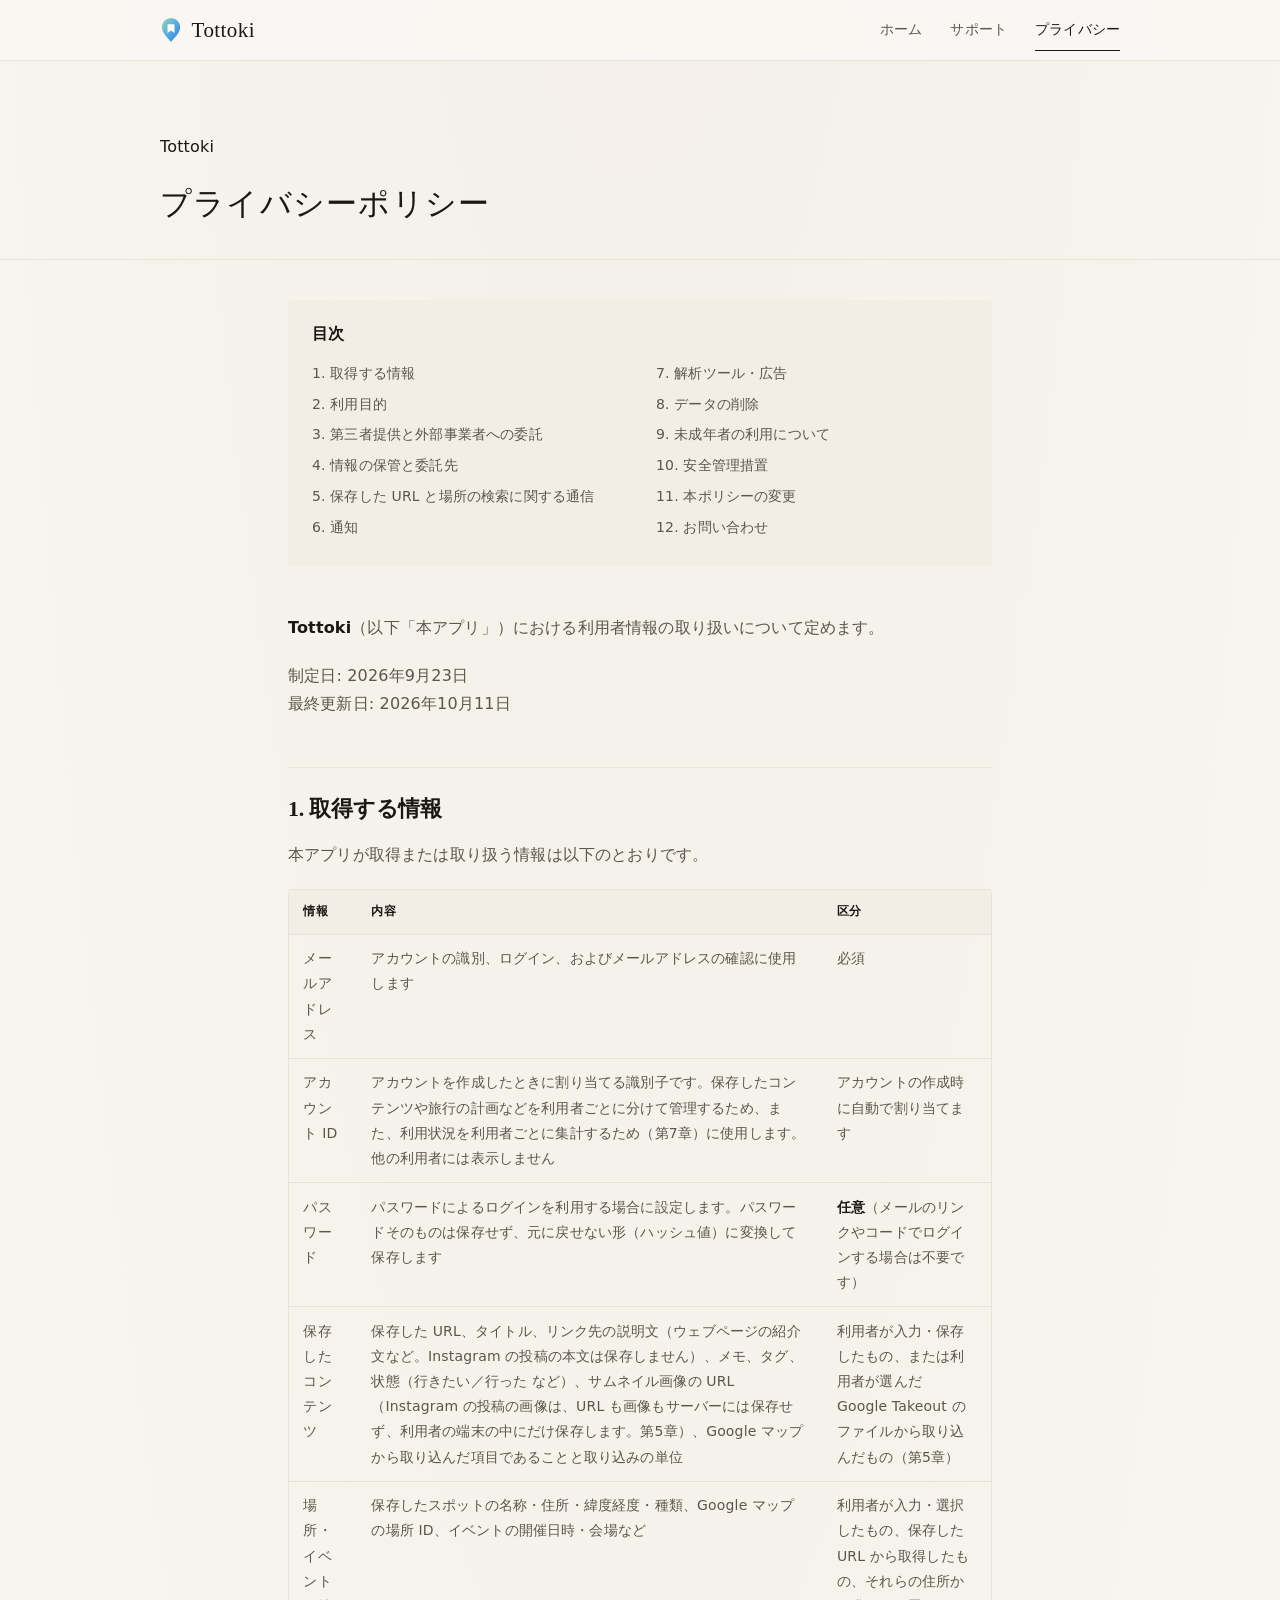
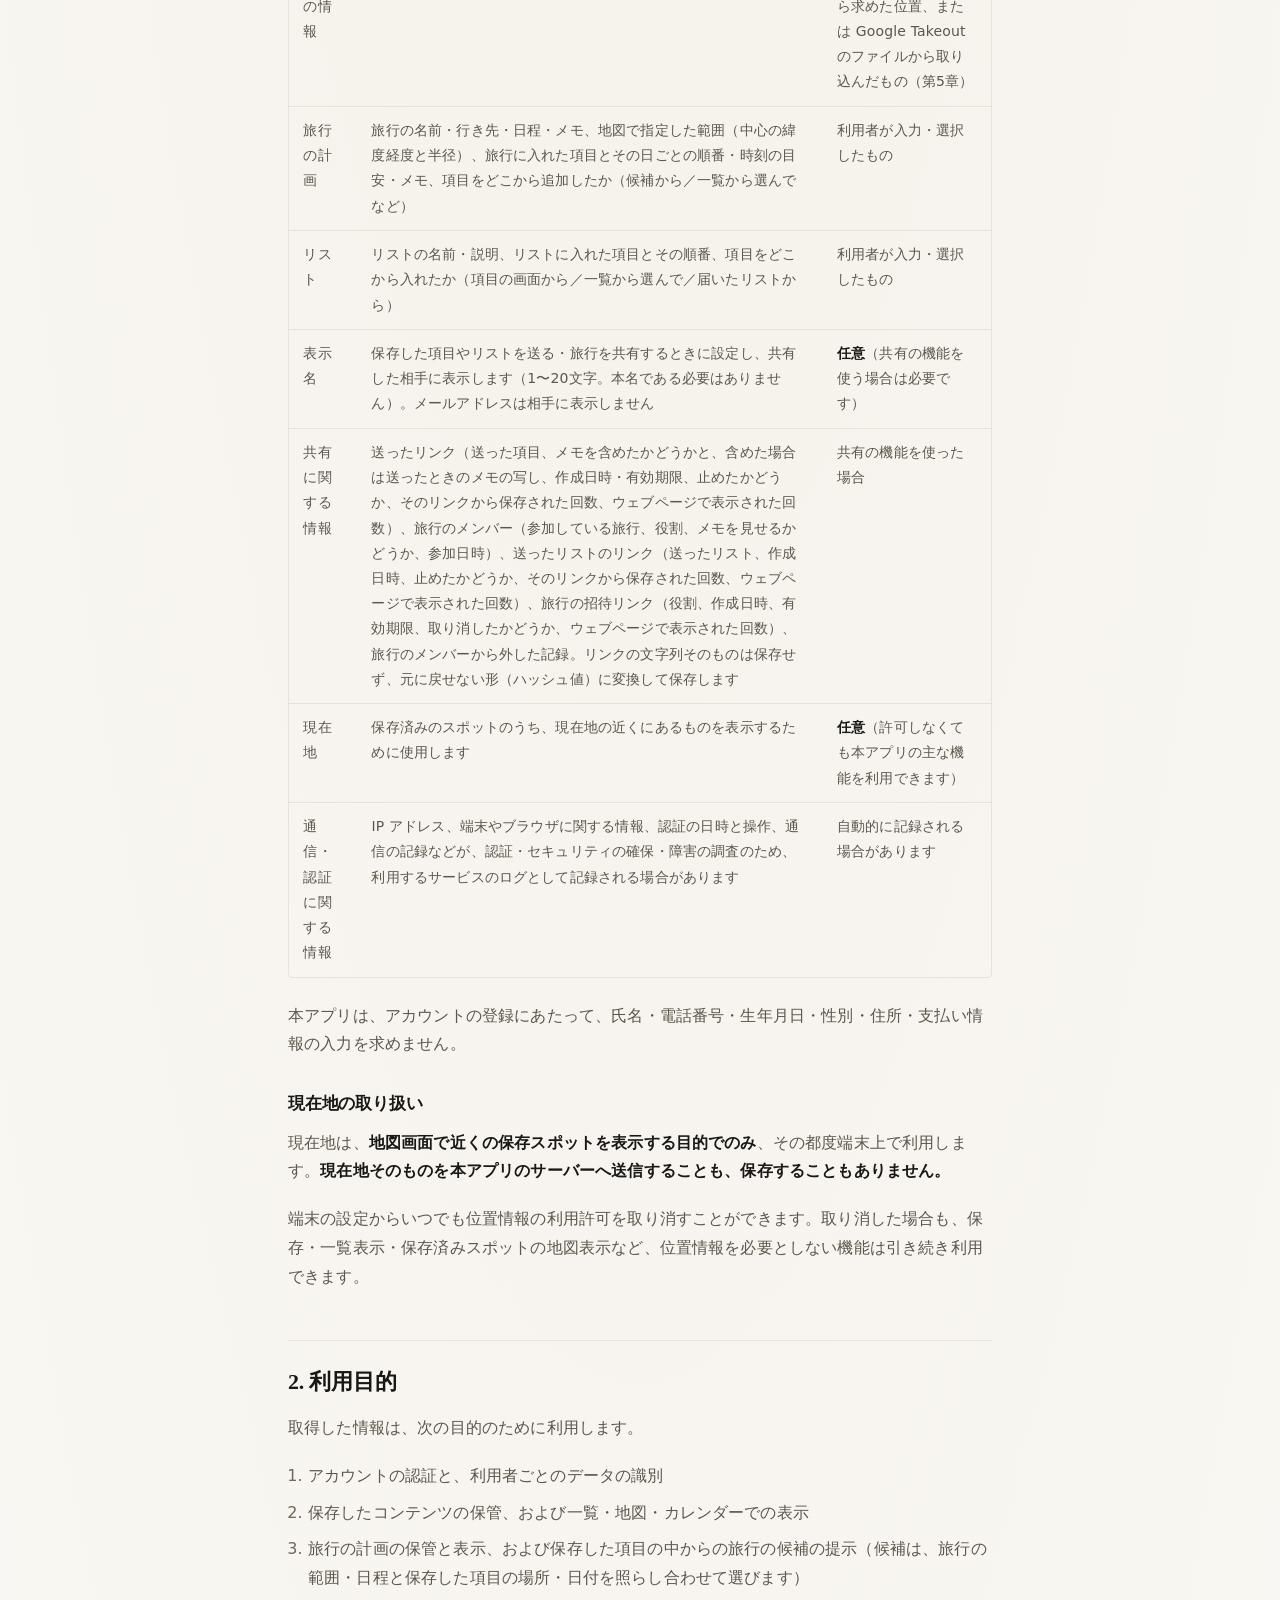
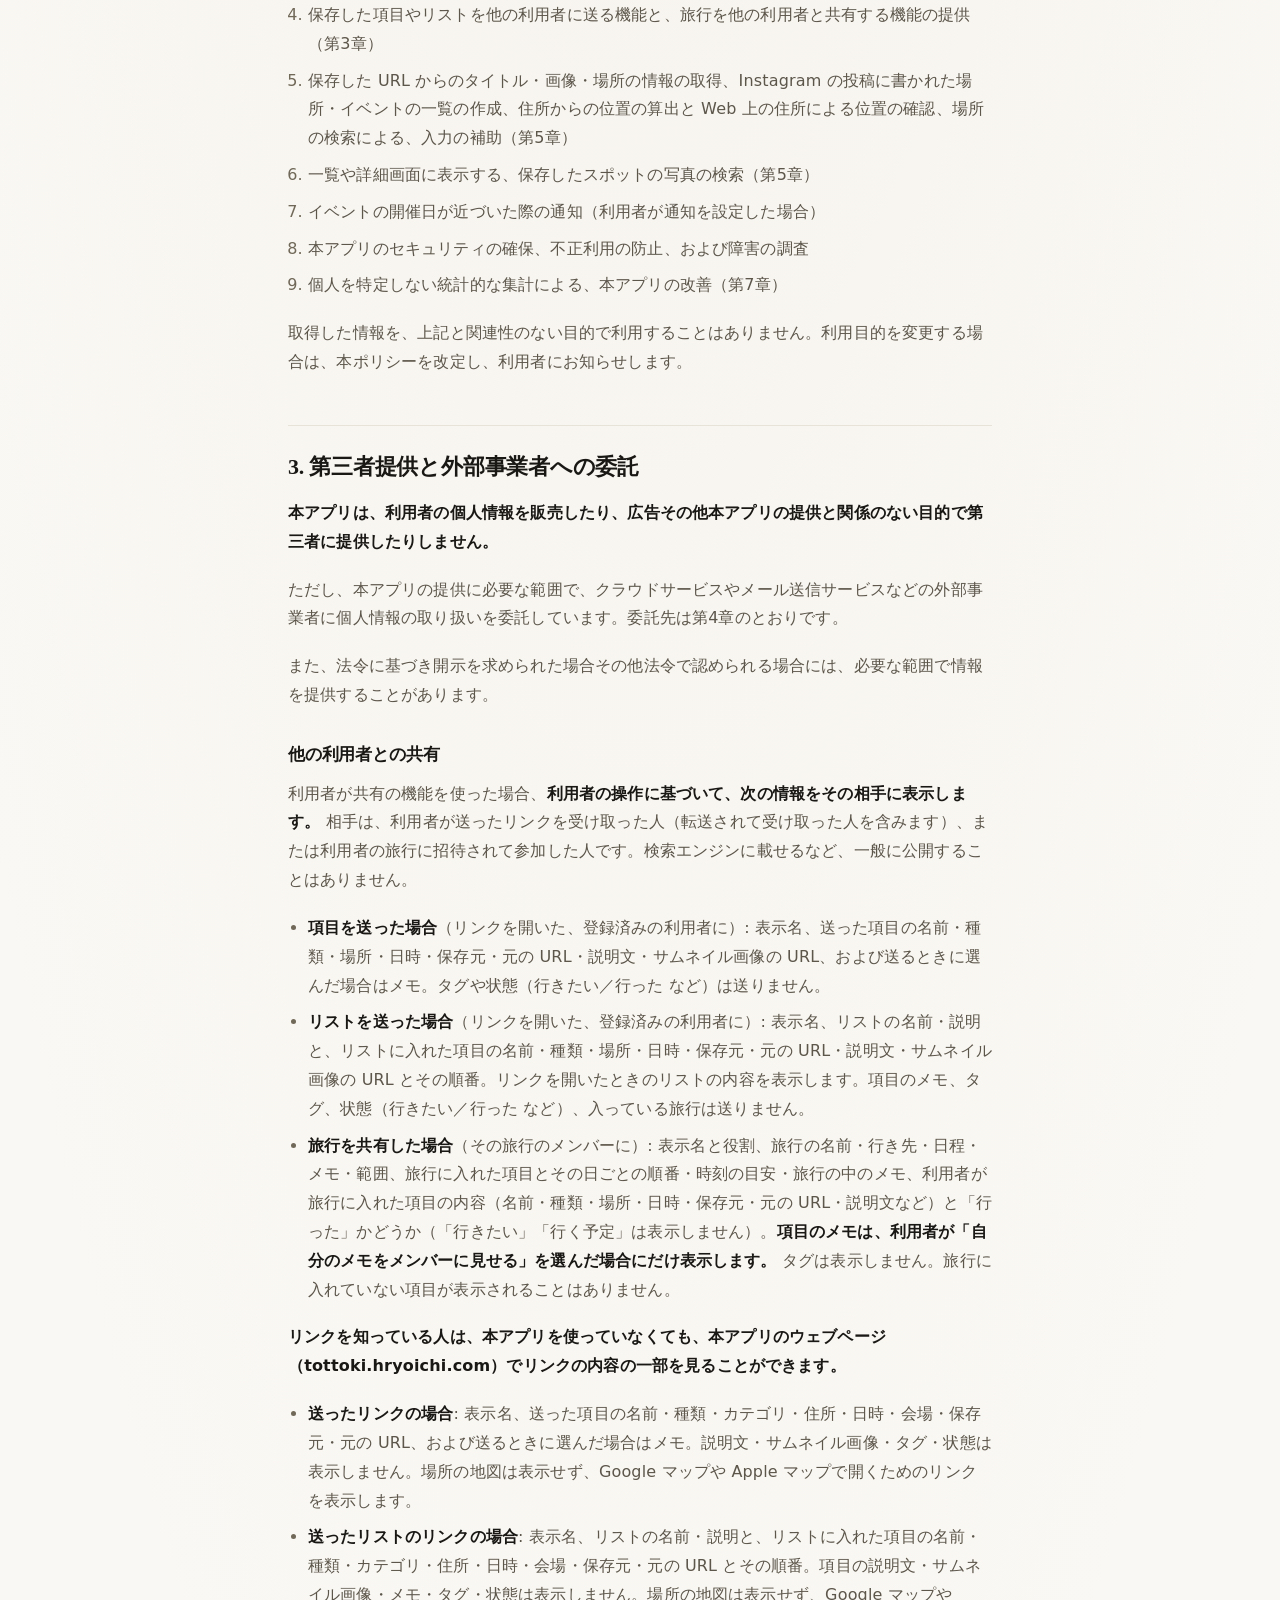
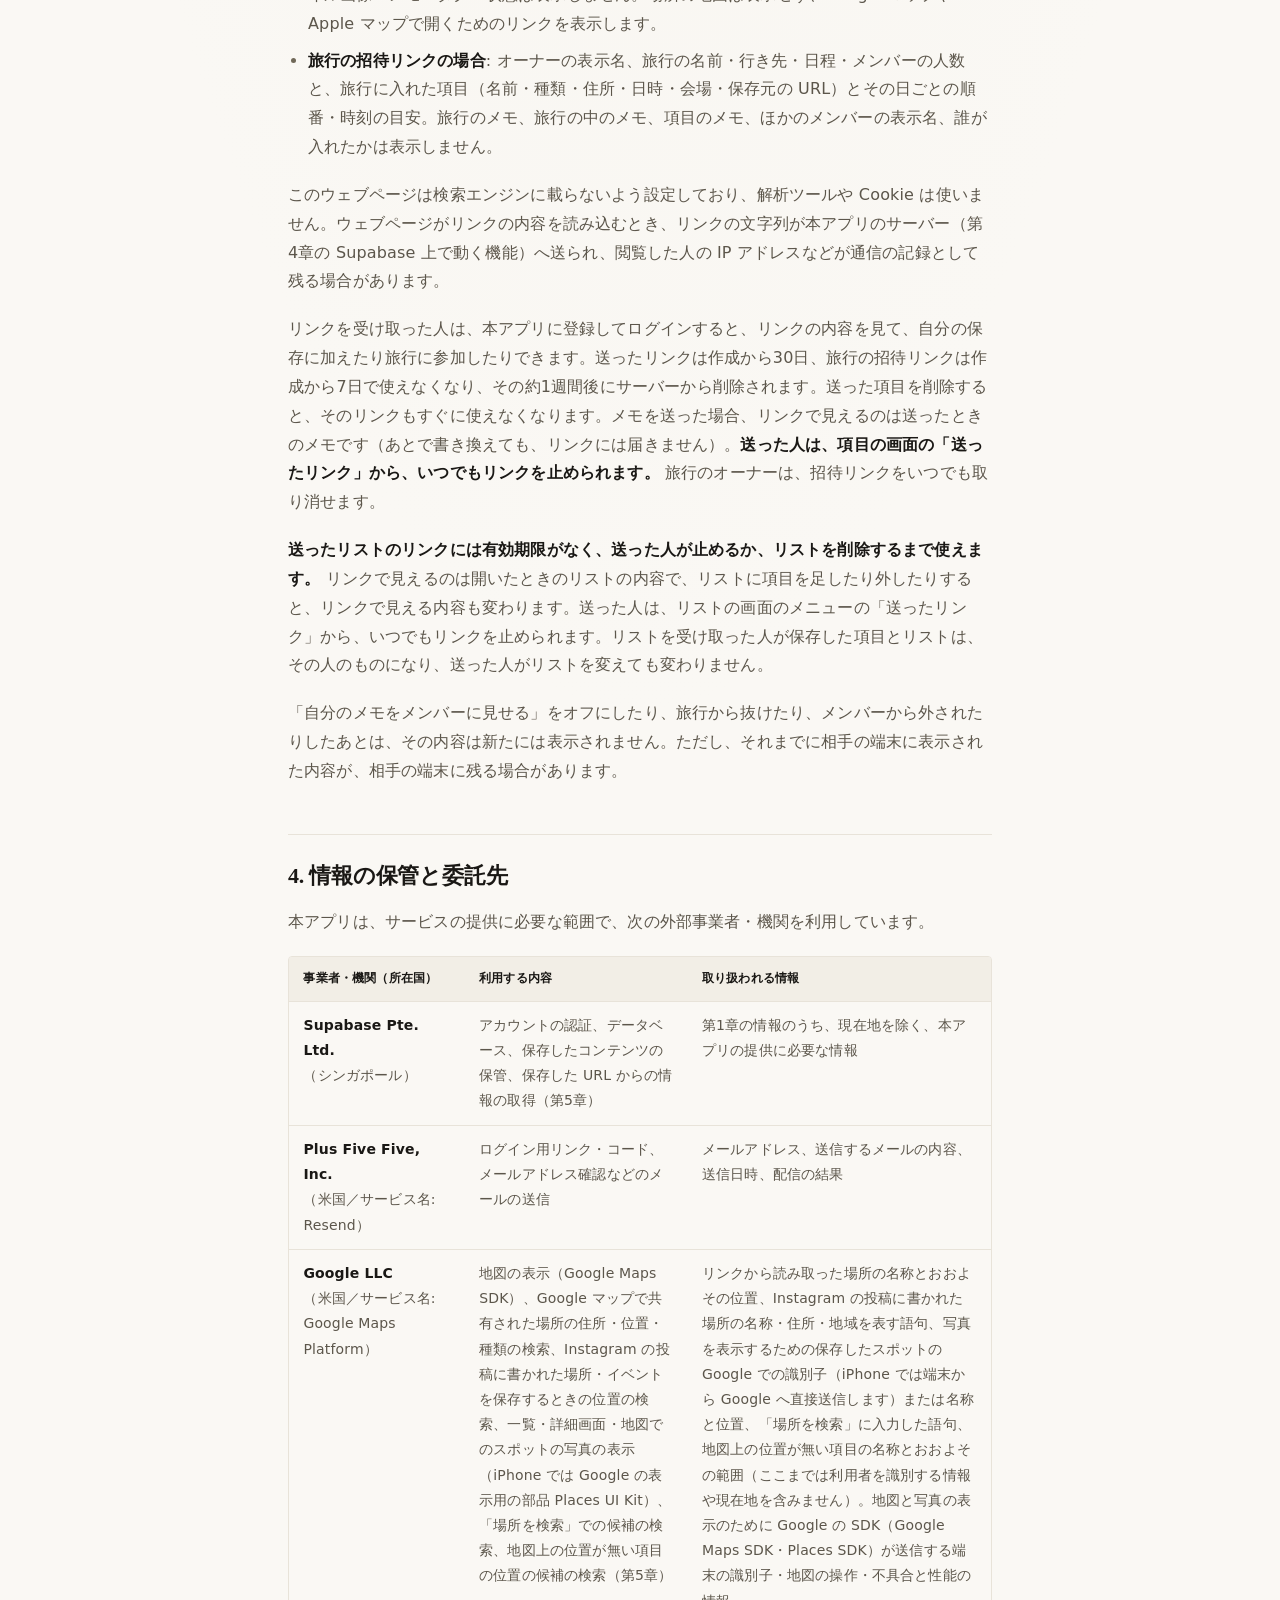
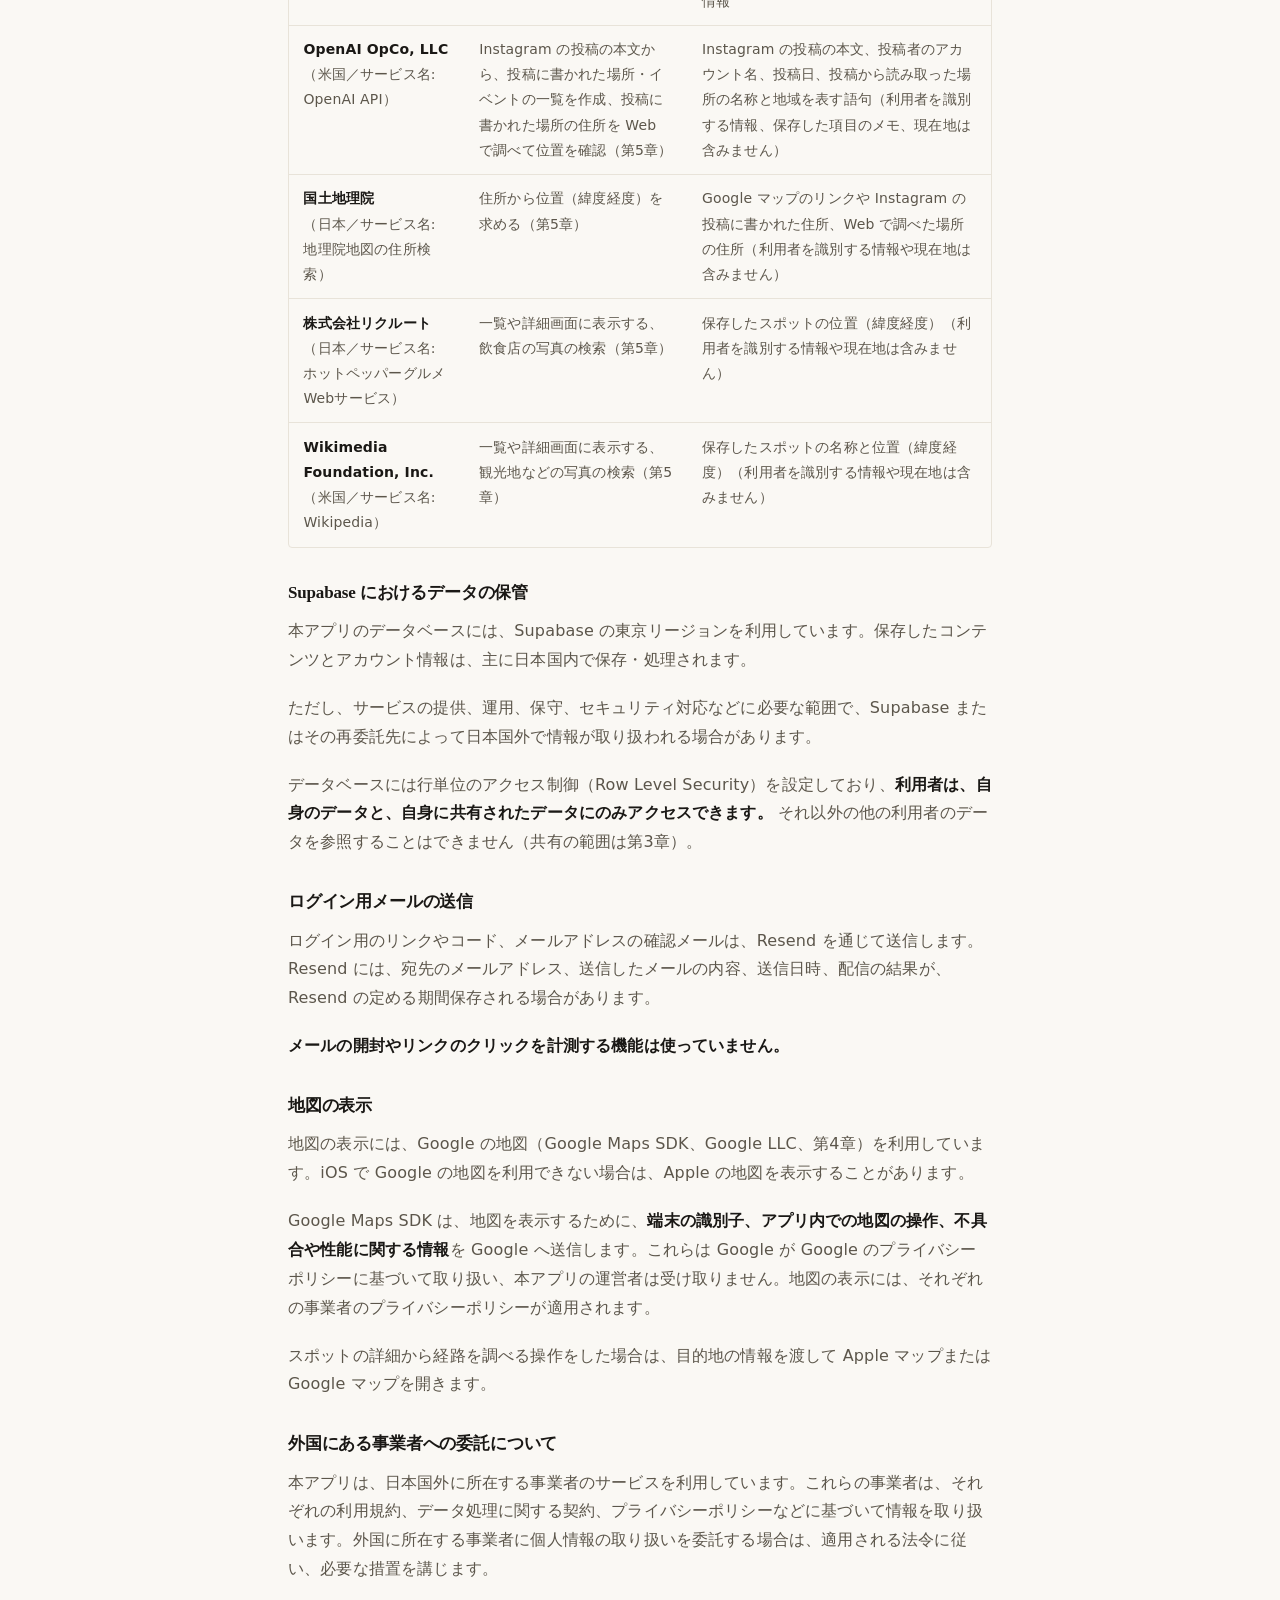
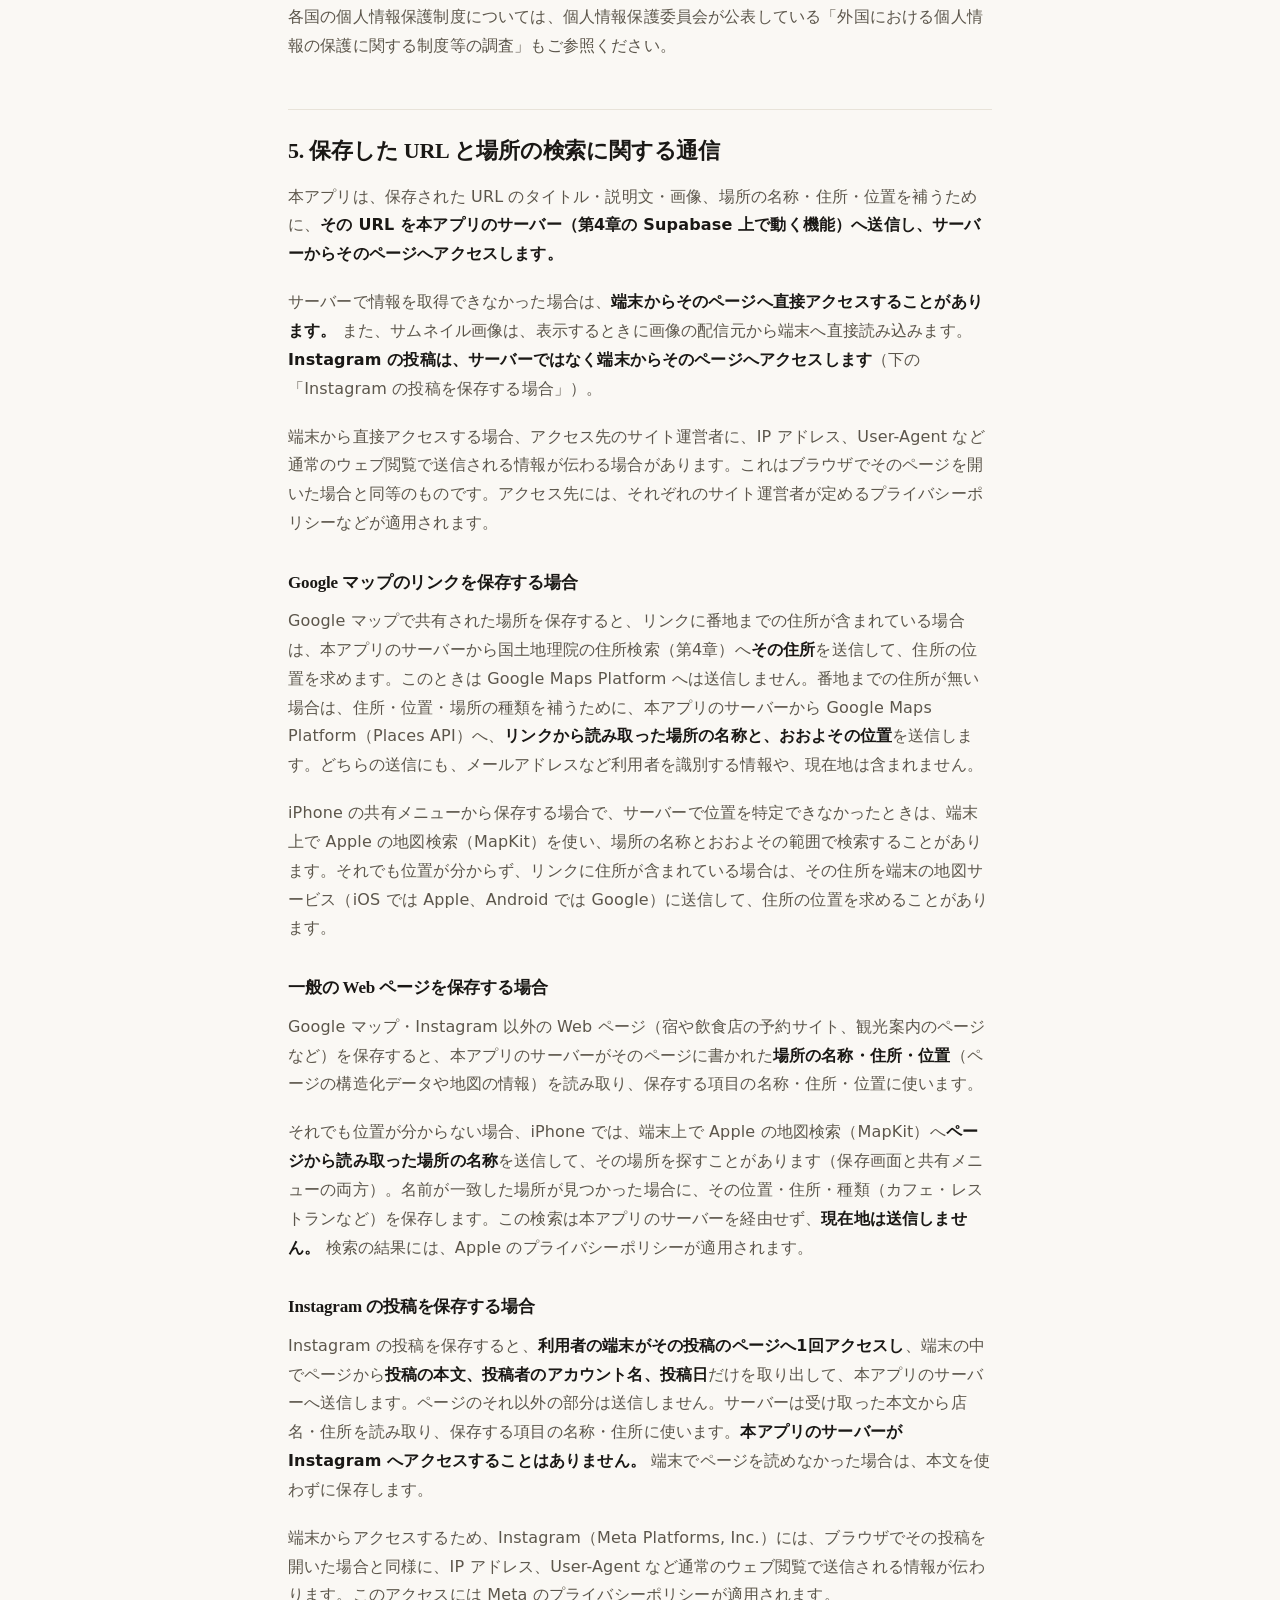
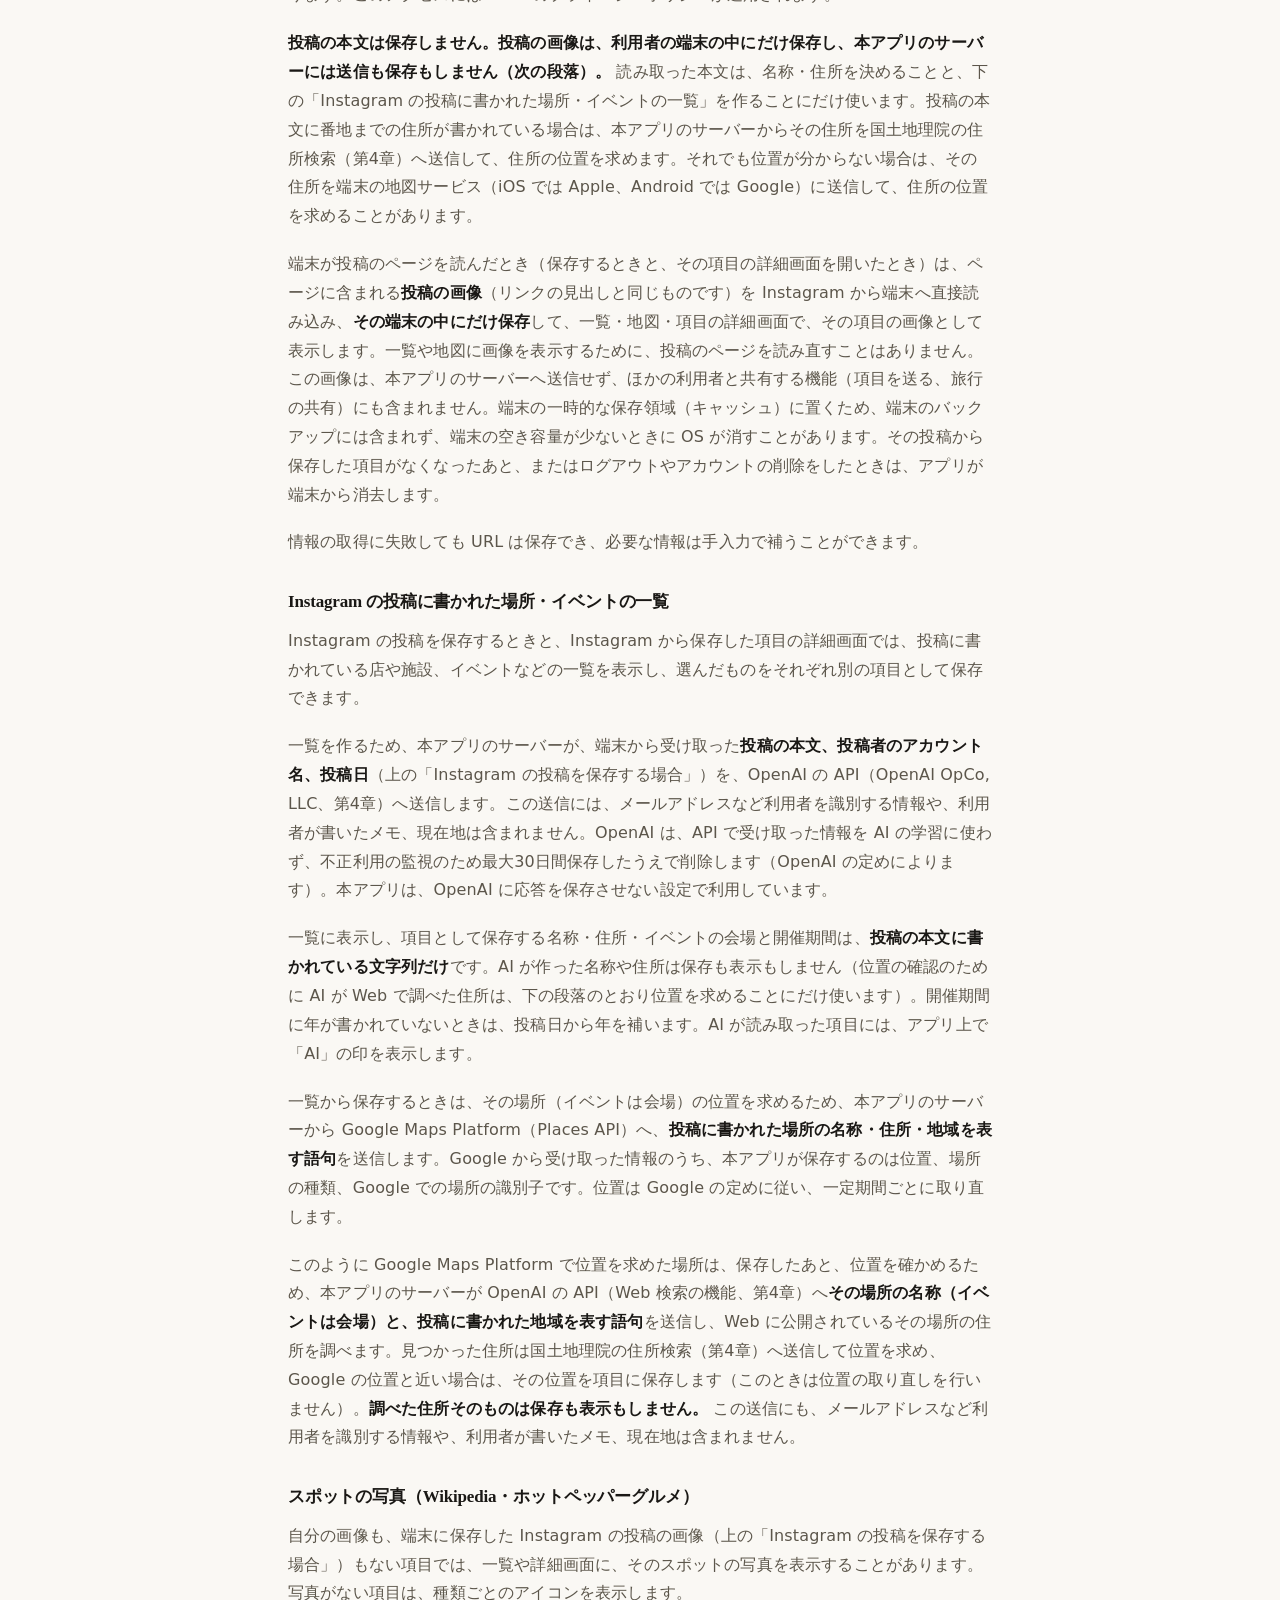
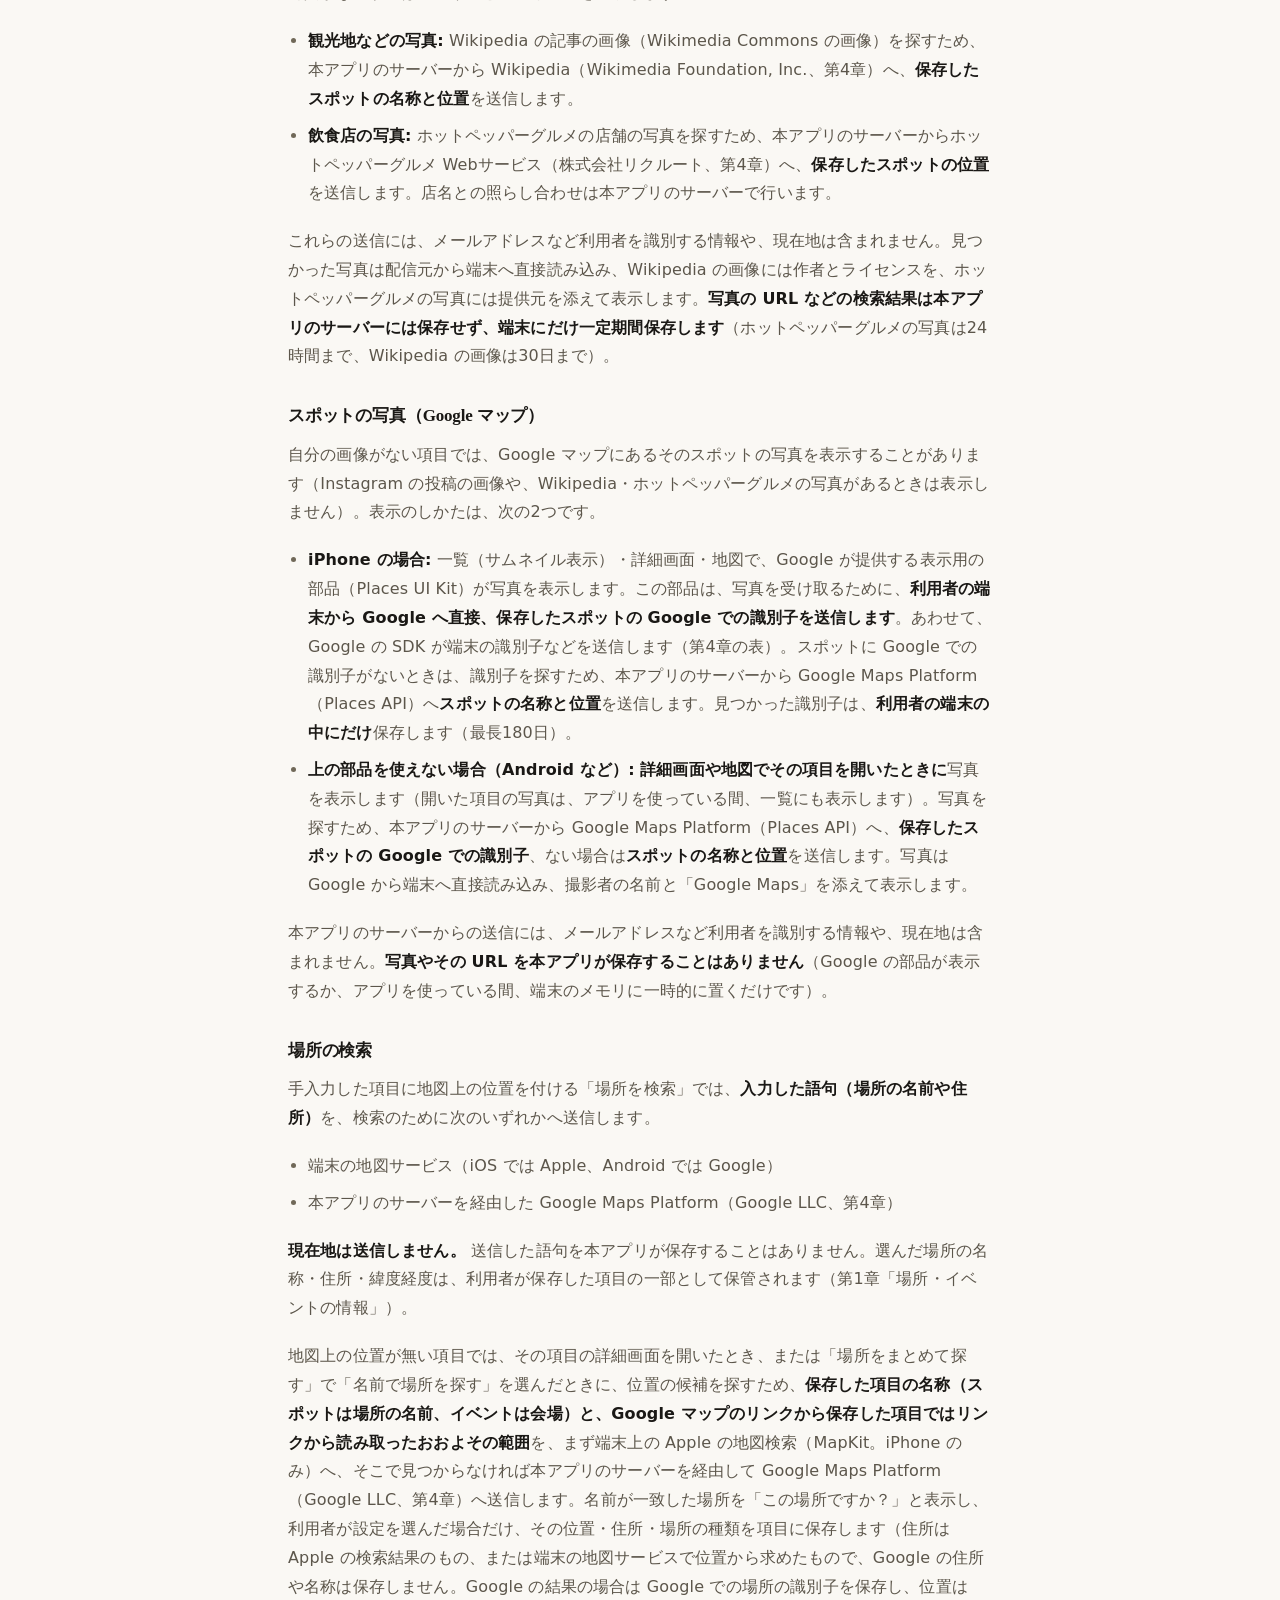
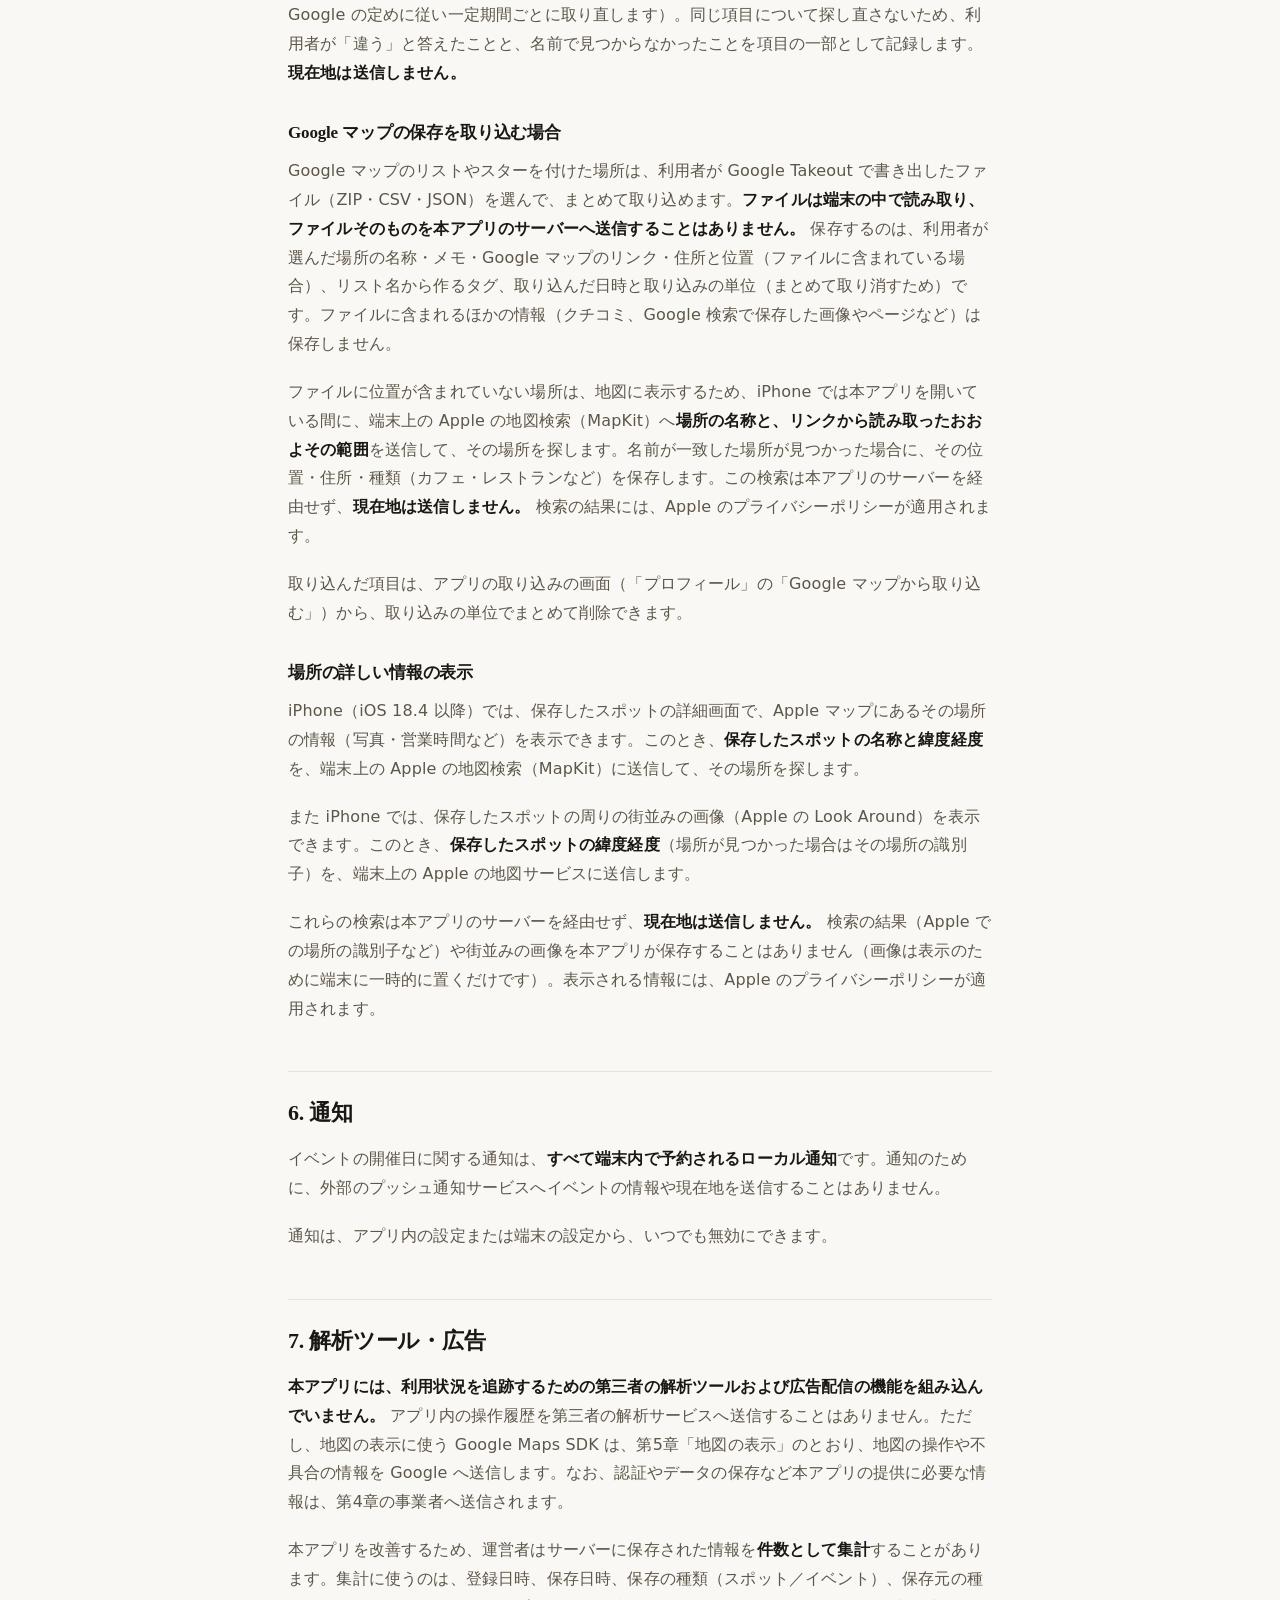
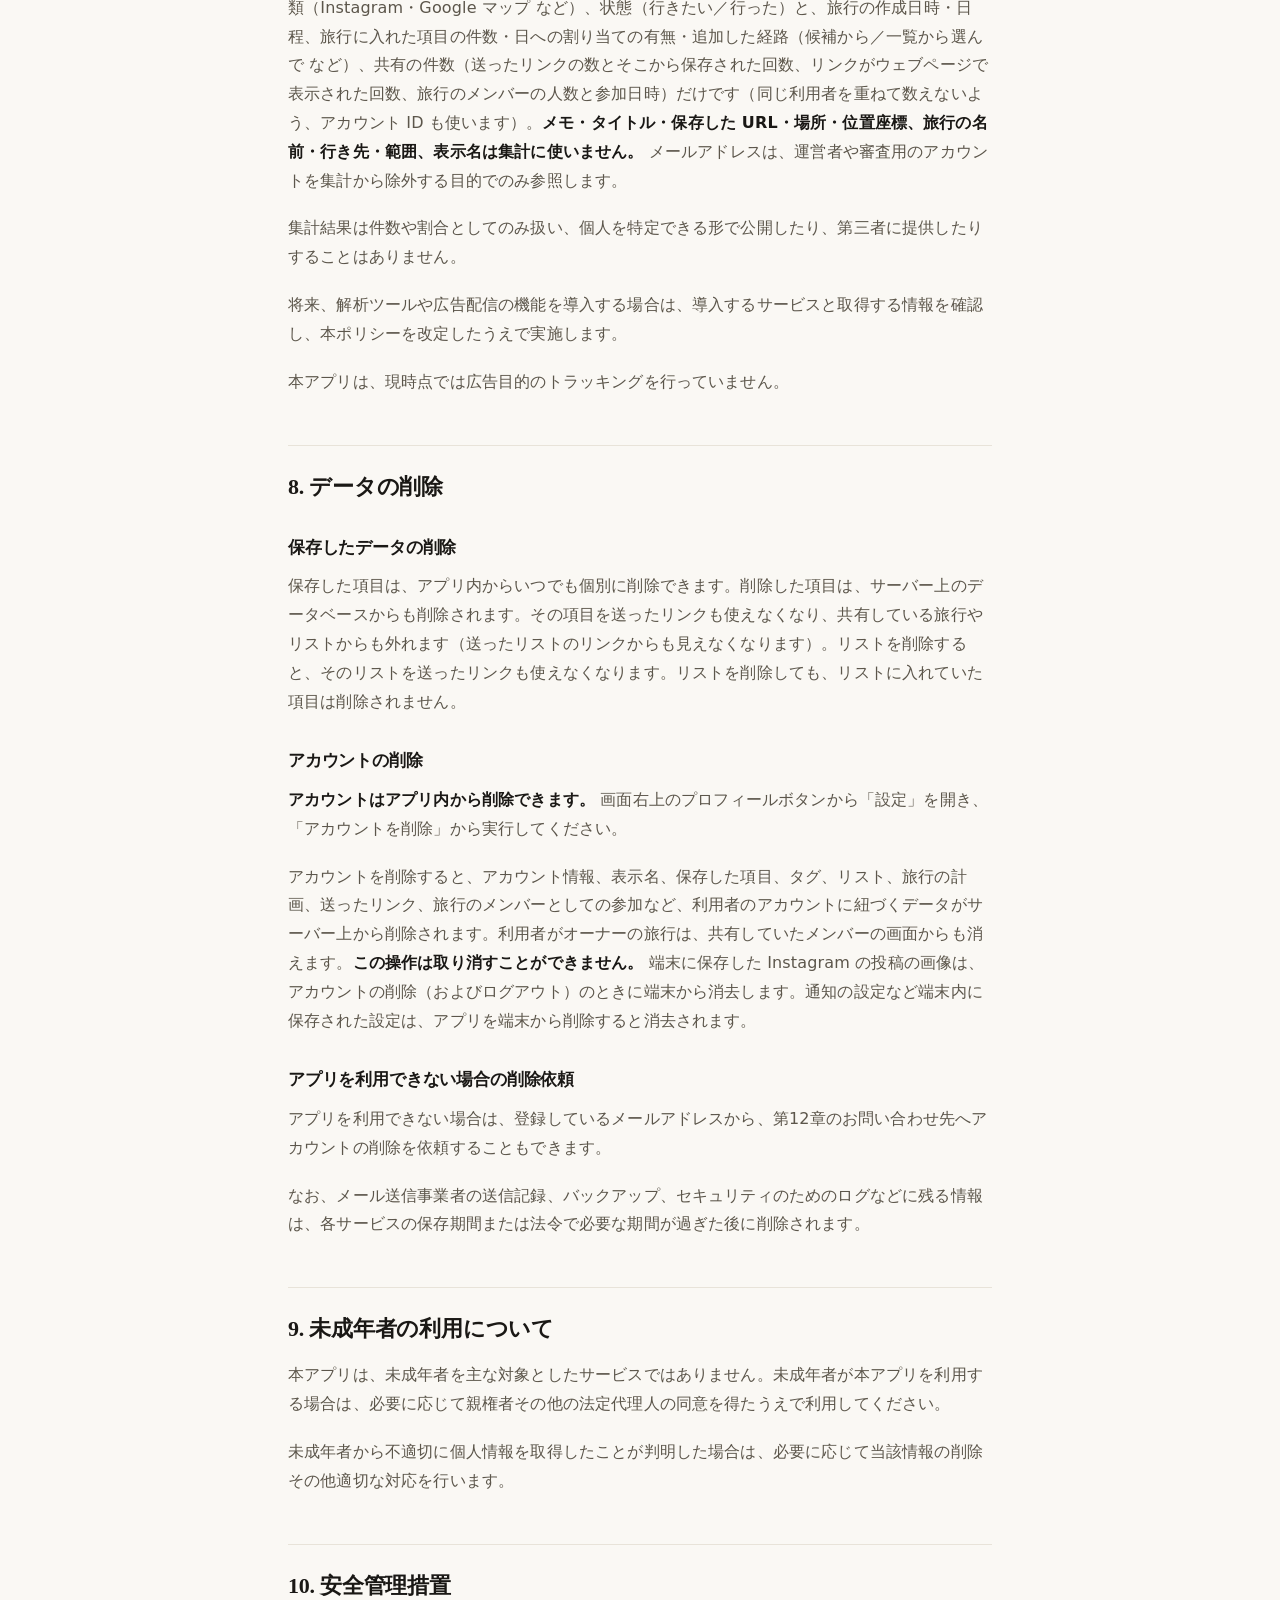
<file: privacy.html>
<!doctype html>
<html lang="ja">
  <head>
    <meta charset="utf-8" />
    <meta name="viewport" content="width=device-width, initial-scale=1" />
    <title>プライバシーポリシー — Tottoki</title>
    <meta name="description" content="Tottoki が取得する情報と、その利用目的、外部サービスへの委託、データの削除方法について説明します。" />
    <link rel="canonical" href="https://tottoki.hryoichi.com/privacy.html" />
    <meta name="theme-color" content="#faf8f4" media="(prefers-color-scheme: light)" />
    <meta name="theme-color" content="#14120f" media="(prefers-color-scheme: dark)" />

    <meta property="og:type" content="article" />
    <meta property="og:site_name" content="Tottoki" />
    <meta property="og:title" content="プライバシーポリシー — Tottoki" />
    <meta property="og:description" content="Tottoki が取得する情報と、その利用目的、外部サービスへの委託、データの削除方法について説明します。" />
    <meta property="og:url" content="https://tottoki.hryoichi.com/privacy.html" />
    <meta property="og:image" content="https://tottoki.hryoichi.com/icon.png" />
    <meta property="og:locale" content="ja_JP" />
    <meta name="twitter:card" content="summary" />

    <link rel="icon" href="icon.png" />
    <link rel="apple-touch-icon" href="icon.png" />
    <link rel="stylesheet" href="styles.css" />
  </head>

  <body>
    <a class="skip-link" href="#main">本文へスキップ</a>

    <header class="site-header">
      <div class="wrap">
        <a class="wordmark" href="./">
          <svg class="mark" viewBox="0 0 24 28" aria-hidden="true" focusable="false">
            <defs><linearGradient id="pin-wash" x1="0" y1="0" x2="1" y2="1"><stop offset="0" stop-color="#9ad6b0" /><stop offset=".45" stop-color="#5ab0e0" /><stop offset="1" stop-color="#3a7bd5" /></linearGradient></defs>
            <path d="M12 27C9 23.2 2 17.4 2 11a10 10 0 0 1 20 0c0 6.4-7 12.2-10 16z" fill="url(#pin-wash)" />
            <path d="M8.9 7.6h6.2a.7.7 0 0 1 .7.7v8.9L12 14.6l-3.8 2.6V8.3a.7.7 0 0 1 .7-.7z" fill="#fffdf8" />
          </svg>
          Tottoki
        </a>

        <nav class="site-nav" aria-label="サイト">
          <a href="./">ホーム</a>
          <a href="support.html">サポート</a>
          <a href="privacy.html" aria-current="page">プライバシー</a>
        </nav>
      </div>
    </header>

    <main id="main">
      <div class="doc-header">
        <div class="wrap">
          <p class="kicker">Tottoki</p>
          <h1>プライバシーポリシー</h1>
        </div>
      </div>

      <div class="doc-body">
        <div class="wrap">
          <nav class="toc" aria-label="目次">
<p class="toc-title">目次</p>
<ol>
<li><a href="#sec-1">1. 取得する情報</a></li>
<li><a href="#sec-2">2. 利用目的</a></li>
<li><a href="#sec-3">3. 第三者提供と外部事業者への委託</a></li>
<li><a href="#sec-4">4. 情報の保管と委託先</a></li>
<li><a href="#sec-5">5. 保存した URL と場所の検索に関する通信</a></li>
<li><a href="#sec-6">6. 通知</a></li>
<li><a href="#sec-7">7. 解析ツール・広告</a></li>
<li><a href="#sec-8">8. データの削除</a></li>
<li><a href="#sec-9">9. 未成年者の利用について</a></li>
<li><a href="#sec-10">10. 安全管理措置</a></li>
<li><a href="#sec-11">11. 本ポリシーの変更</a></li>
<li><a href="#sec-12">12. お問い合わせ</a></li>
</ol>
</nav>
          <article class="doc">
            <p><strong>Tottoki</strong>（以下「本アプリ」）における利用者情報の取り扱いについて定めます。</p>
<p>制定日: 2026年9月23日<br />最終更新日: 2026年10月11日</p>
<hr />
<h2 id="sec-1">1. 取得する情報</h2>
<p>本アプリが取得または取り扱う情報は以下のとおりです。</p>
<div class="table-scroll">
<table>
<thead><tr><th scope="col">情報</th><th scope="col">内容</th><th scope="col">区分</th></tr></thead>
<tbody>
<tr><td>メールアドレス</td><td>アカウントの識別、ログイン、およびメールアドレスの確認に使用します</td><td>必須</td></tr>
<tr><td>アカウント ID</td><td>アカウントを作成したときに割り当てる識別子です。保存したコンテンツや旅行の計画などを利用者ごとに分けて管理するため、また、利用状況を利用者ごとに集計するため（第7章）に使用します。他の利用者には表示しません</td><td>アカウントの作成時に自動で割り当てます</td></tr>
<tr><td>パスワード</td><td>パスワードによるログインを利用する場合に設定します。パスワードそのものは保存せず、元に戻せない形（ハッシュ値）に変換して保存します</td><td><strong>任意</strong>（メールのリンクやコードでログインする場合は不要です）</td></tr>
<tr><td>保存したコンテンツ</td><td>保存した URL、タイトル、リンク先の説明文（ウェブページの紹介文など。Instagram の投稿の本文は保存しません）、メモ、タグ、状態（行きたい／行った など）、サムネイル画像の URL（Instagram の投稿の画像は、URL も画像もサーバーには保存せず、利用者の端末の中にだけ保存します。第5章）、Google マップから取り込んだ項目であることと取り込みの単位</td><td>利用者が入力・保存したもの、または利用者が選んだ Google Takeout のファイルから取り込んだもの（第5章）</td></tr>
<tr><td>場所・イベントの情報</td><td>保存したスポットの名称・住所・緯度経度・種類、Google マップの場所 ID、イベントの開催日時・会場など</td><td>利用者が入力・選択したもの、保存した URL から取得したもの、それらの住所から求めた位置、または Google Takeout のファイルから取り込んだもの（第5章）</td></tr>
<tr><td>旅行の計画</td><td>旅行の名前・行き先・日程・メモ、地図で指定した範囲（中心の緯度経度と半径）、旅行に入れた項目とその日ごとの順番・時刻の目安・メモ、項目をどこから追加したか（候補から／一覧から選んで など）</td><td>利用者が入力・選択したもの</td></tr>
<tr><td>リスト</td><td>リストの名前・説明、リストに入れた項目とその順番、項目をどこから入れたか（項目の画面から／一覧から選んで／届いたリストから）</td><td>利用者が入力・選択したもの</td></tr>
<tr><td>表示名</td><td>保存した項目やリストを送る・旅行を共有するときに設定し、共有した相手に表示します（1〜20文字。本名である必要はありません）。メールアドレスは相手に表示しません</td><td><strong>任意</strong>（共有の機能を使う場合は必要です）</td></tr>
<tr><td>共有に関する情報</td><td>送ったリンク（送った項目、メモを含めたかどうかと、含めた場合は送ったときのメモの写し、作成日時・有効期限、止めたかどうか、そのリンクから保存された回数、ウェブページで表示された回数）、旅行のメンバー（参加している旅行、役割、メモを見せるかどうか、参加日時）、送ったリストのリンク（送ったリスト、作成日時、止めたかどうか、そのリンクから保存された回数、ウェブページで表示された回数）、旅行の招待リンク（役割、作成日時、有効期限、取り消したかどうか、ウェブページで表示された回数）、旅行のメンバーから外した記録。リンクの文字列そのものは保存せず、元に戻せない形（ハッシュ値）に変換して保存します</td><td>共有の機能を使った場合</td></tr>
<tr><td>現在地</td><td>保存済みのスポットのうち、現在地の近くにあるものを表示するために使用します</td><td><strong>任意</strong>（許可しなくても本アプリの主な機能を利用できます）</td></tr>
<tr><td>通信・認証に関する情報</td><td>IP アドレス、端末やブラウザに関する情報、認証の日時と操作、通信の記録などが、認証・セキュリティの確保・障害の調査のため、利用するサービスのログとして記録される場合があります</td><td>自動的に記録される場合があります</td></tr>
</tbody>
</table>
</div>
<p>本アプリは、アカウントの登録にあたって、氏名・電話番号・生年月日・性別・住所・支払い情報の入力を求めません。</p>
<h3>現在地の取り扱い</h3>
<p>現在地は、<strong>地図画面で近くの保存スポットを表示する目的でのみ</strong>、その都度端末上で利用します。<strong>現在地そのものを本アプリのサーバーへ送信することも、保存することもありません。</strong></p>
<p>端末の設定からいつでも位置情報の利用許可を取り消すことができます。取り消した場合も、保存・一覧表示・保存済みスポットの地図表示など、位置情報を必要としない機能は引き続き利用できます。</p>
<hr />
<h2 id="sec-2">2. 利用目的</h2>
<p>取得した情報は、次の目的のために利用します。</p>
<ol>
<li>アカウントの認証と、利用者ごとのデータの識別</li>
<li>保存したコンテンツの保管、および一覧・地図・カレンダーでの表示</li>
<li>旅行の計画の保管と表示、および保存した項目の中からの旅行の候補の提示（候補は、旅行の範囲・日程と保存した項目の場所・日付を照らし合わせて選びます）</li>
<li>保存した項目やリストを他の利用者に送る機能と、旅行を他の利用者と共有する機能の提供（第3章）</li>
<li>保存した URL からのタイトル・画像・場所の情報の取得、Instagram の投稿に書かれた場所・イベントの一覧の作成、住所からの位置の算出と Web 上の住所による位置の確認、場所の検索による、入力の補助（第5章）</li>
<li>一覧や詳細画面に表示する、保存したスポットの写真の検索（第5章）</li>
<li>イベントの開催日が近づいた際の通知（利用者が通知を設定した場合）</li>
<li>本アプリのセキュリティの確保、不正利用の防止、および障害の調査</li>
<li>個人を特定しない統計的な集計による、本アプリの改善（第7章）</li>
</ol>
<p>取得した情報を、上記と関連性のない目的で利用することはありません。利用目的を変更する場合は、本ポリシーを改定し、利用者にお知らせします。</p>
<hr />
<h2 id="sec-3">3. 第三者提供と外部事業者への委託</h2>
<p><strong>本アプリは、利用者の個人情報を販売したり、広告その他本アプリの提供と関係のない目的で第三者に提供したりしません。</strong></p>
<p>ただし、本アプリの提供に必要な範囲で、クラウドサービスやメール送信サービスなどの外部事業者に個人情報の取り扱いを委託しています。委託先は第4章のとおりです。</p>
<p>また、法令に基づき開示を求められた場合その他法令で認められる場合には、必要な範囲で情報を提供することがあります。</p>
<h3>他の利用者との共有</h3>
<p>利用者が共有の機能を使った場合、<strong>利用者の操作に基づいて、次の情報をその相手に表示します。</strong> 相手は、利用者が送ったリンクを受け取った人（転送されて受け取った人を含みます）、または利用者の旅行に招待されて参加した人です。検索エンジンに載せるなど、一般に公開することはありません。</p>
<ul>
<li><strong>項目を送った場合</strong>（リンクを開いた、登録済みの利用者に）: 表示名、送った項目の名前・種類・場所・日時・保存元・元の URL・説明文・サムネイル画像の URL、および送るときに選んだ場合はメモ。タグや状態（行きたい／行った など）は送りません。</li>
<li><strong>リストを送った場合</strong>（リンクを開いた、登録済みの利用者に）: 表示名、リストの名前・説明と、リストに入れた項目の名前・種類・場所・日時・保存元・元の URL・説明文・サムネイル画像の URL とその順番。リンクを開いたときのリストの内容を表示します。項目のメモ、タグ、状態（行きたい／行った など）、入っている旅行は送りません。</li>
<li><strong>旅行を共有した場合</strong>（その旅行のメンバーに）: 表示名と役割、旅行の名前・行き先・日程・メモ・範囲、旅行に入れた項目とその日ごとの順番・時刻の目安・旅行の中のメモ、利用者が旅行に入れた項目の内容（名前・種類・場所・日時・保存元・元の URL・説明文など）と「行った」かどうか（「行きたい」「行く予定」は表示しません）。<strong>項目のメモは、利用者が「自分のメモをメンバーに見せる」を選んだ場合にだけ表示します。</strong> タグは表示しません。旅行に入れていない項目が表示されることはありません。</li>
</ul>
<p><strong>リンクを知っている人は、本アプリを使っていなくても、本アプリのウェブページ（tottoki.hryoichi.com）でリンクの内容の一部を見ることができます。</strong></p>
<ul>
<li><strong>送ったリンクの場合</strong>: 表示名、送った項目の名前・種類・カテゴリ・住所・日時・会場・保存元・元の URL、および送るときに選んだ場合はメモ。説明文・サムネイル画像・タグ・状態は表示しません。場所の地図は表示せず、Google マップや Apple マップで開くためのリンクを表示します。</li>
<li><strong>送ったリストのリンクの場合</strong>: 表示名、リストの名前・説明と、リストに入れた項目の名前・種類・カテゴリ・住所・日時・会場・保存元・元の URL とその順番。項目の説明文・サムネイル画像・メモ・タグ・状態は表示しません。場所の地図は表示せず、Google マップや Apple マップで開くためのリンクを表示します。</li>
<li><strong>旅行の招待リンクの場合</strong>: オーナーの表示名、旅行の名前・行き先・日程・メンバーの人数と、旅行に入れた項目（名前・種類・住所・日時・会場・保存元の URL）とその日ごとの順番・時刻の目安。旅行のメモ、旅行の中のメモ、項目のメモ、ほかのメンバーの表示名、誰が入れたかは表示しません。</li>
</ul>
<p>このウェブページは検索エンジンに載らないよう設定しており、解析ツールや Cookie は使いません。ウェブページがリンクの内容を読み込むとき、リンクの文字列が本アプリのサーバー（第4章の Supabase 上で動く機能）へ送られ、閲覧した人の IP アドレスなどが通信の記録として残る場合があります。</p>
<p>リンクを受け取った人は、本アプリに登録してログインすると、リンクの内容を見て、自分の保存に加えたり旅行に参加したりできます。送ったリンクは作成から30日、旅行の招待リンクは作成から7日で使えなくなり、その約1週間後にサーバーから削除されます。送った項目を削除すると、そのリンクもすぐに使えなくなります。メモを送った場合、リンクで見えるのは送ったときのメモです（あとで書き換えても、リンクには届きません）。<strong>送った人は、項目の画面の「送ったリンク」から、いつでもリンクを止められます。</strong> 旅行のオーナーは、招待リンクをいつでも取り消せます。</p>
<p><strong>送ったリストのリンクには有効期限がなく、送った人が止めるか、リストを削除するまで使えます。</strong> リンクで見えるのは開いたときのリストの内容で、リストに項目を足したり外したりすると、リンクで見える内容も変わります。送った人は、リストの画面のメニューの「送ったリンク」から、いつでもリンクを止められます。リストを受け取った人が保存した項目とリストは、その人のものになり、送った人がリストを変えても変わりません。</p>
<p>「自分のメモをメンバーに見せる」をオフにしたり、旅行から抜けたり、メンバーから外されたりしたあとは、その内容は新たには表示されません。ただし、それまでに相手の端末に表示された内容が、相手の端末に残る場合があります。</p>
<hr />
<h2 id="sec-4">4. 情報の保管と委託先</h2>
<p>本アプリは、サービスの提供に必要な範囲で、次の外部事業者・機関を利用しています。</p>
<div class="table-scroll">
<table>
<thead><tr><th scope="col">事業者・機関（所在国）</th><th scope="col">利用する内容</th><th scope="col">取り扱われる情報</th></tr></thead>
<tbody>
<tr><td><strong>Supabase Pte. Ltd.</strong><br />（シンガポール）</td><td>アカウントの認証、データベース、保存したコンテンツの保管、保存した URL からの情報の取得（第5章）</td><td>第1章の情報のうち、現在地を除く、本アプリの提供に必要な情報</td></tr>
<tr><td><strong>Plus Five Five, Inc.</strong><br />（米国／サービス名: Resend）</td><td>ログイン用リンク・コード、メールアドレス確認などのメールの送信</td><td>メールアドレス、送信するメールの内容、送信日時、配信の結果</td></tr>
<tr><td><strong>Google LLC</strong><br />（米国／サービス名: Google Maps Platform）</td><td>地図の表示（Google Maps SDK）、Google マップで共有された場所の住所・位置・種類の検索、Instagram の投稿に書かれた場所・イベントを保存するときの位置の検索、一覧・詳細画面・地図でのスポットの写真の表示（iPhone では Google の表示用の部品 Places UI Kit）、「場所を検索」での候補の検索、地図上の位置が無い項目の位置の候補の検索（第5章）</td><td>リンクから読み取った場所の名称とおおよその位置、Instagram の投稿に書かれた場所の名称・住所・地域を表す語句、写真を表示するための保存したスポットの Google での識別子（iPhone では端末から Google へ直接送信します）または名称と位置、「場所を検索」に入力した語句、地図上の位置が無い項目の名称とおおよその範囲（ここまでは利用者を識別する情報や現在地を含みません）。地図と写真の表示のために Google の SDK（Google Maps SDK・Places SDK）が送信する端末の識別子・地図の操作・不具合と性能の情報</td></tr>
<tr><td><strong>OpenAI OpCo, LLC</strong><br />（米国／サービス名: OpenAI API）</td><td>Instagram の投稿の本文から、投稿に書かれた場所・イベントの一覧を作成、投稿に書かれた場所の住所を Web で調べて位置を確認（第5章）</td><td>Instagram の投稿の本文、投稿者のアカウント名、投稿日、投稿から読み取った場所の名称と地域を表す語句（利用者を識別する情報、保存した項目のメモ、現在地は含みません）</td></tr>
<tr><td><strong>国土地理院</strong><br />（日本／サービス名: 地理院地図の住所検索）</td><td>住所から位置（緯度経度）を求める（第5章）</td><td>Google マップのリンクや Instagram の投稿に書かれた住所、Web で調べた場所の住所（利用者を識別する情報や現在地は含みません）</td></tr>
<tr><td><strong>株式会社リクルート</strong><br />（日本／サービス名: ホットペッパーグルメ Webサービス）</td><td>一覧や詳細画面に表示する、飲食店の写真の検索（第5章）</td><td>保存したスポットの位置（緯度経度）（利用者を識別する情報や現在地は含みません）</td></tr>
<tr><td><strong>Wikimedia Foundation, Inc.</strong><br />（米国／サービス名: Wikipedia）</td><td>一覧や詳細画面に表示する、観光地などの写真の検索（第5章）</td><td>保存したスポットの名称と位置（緯度経度）（利用者を識別する情報や現在地は含みません）</td></tr>
</tbody>
</table>
</div>
<h3>Supabase におけるデータの保管</h3>
<p>本アプリのデータベースには、Supabase の東京リージョンを利用しています。保存したコンテンツとアカウント情報は、主に日本国内で保存・処理されます。</p>
<p>ただし、サービスの提供、運用、保守、セキュリティ対応などに必要な範囲で、Supabase またはその再委託先によって日本国外で情報が取り扱われる場合があります。</p>
<p>データベースには行単位のアクセス制御（Row Level Security）を設定しており、<strong>利用者は、自身のデータと、自身に共有されたデータにのみアクセスできます。</strong> それ以外の他の利用者のデータを参照することはできません（共有の範囲は第3章）。</p>
<h3>ログイン用メールの送信</h3>
<p>ログイン用のリンクやコード、メールアドレスの確認メールは、Resend を通じて送信します。Resend には、宛先のメールアドレス、送信したメールの内容、送信日時、配信の結果が、Resend の定める期間保存される場合があります。</p>
<p><strong>メールの開封やリンクのクリックを計測する機能は使っていません。</strong></p>
<h3>地図の表示</h3>
<p>地図の表示には、Google の地図（Google Maps SDK、Google LLC、第4章）を利用しています。iOS で Google の地図を利用できない場合は、Apple の地図を表示することがあります。</p>
<p>Google Maps SDK は、地図を表示するために、<strong>端末の識別子、アプリ内での地図の操作、不具合や性能に関する情報</strong>を Google へ送信します。これらは Google が Google のプライバシーポリシーに基づいて取り扱い、本アプリの運営者は受け取りません。地図の表示には、それぞれの事業者のプライバシーポリシーが適用されます。</p>
<p>スポットの詳細から経路を調べる操作をした場合は、目的地の情報を渡して Apple マップまたは Google マップを開きます。</p>
<h3>外国にある事業者への委託について</h3>
<p>本アプリは、日本国外に所在する事業者のサービスを利用しています。これらの事業者は、それぞれの利用規約、データ処理に関する契約、プライバシーポリシーなどに基づいて情報を取り扱います。外国に所在する事業者に個人情報の取り扱いを委託する場合は、適用される法令に従い、必要な措置を講じます。</p>
<p>各国の個人情報保護制度については、個人情報保護委員会が公表している「外国における個人情報の保護に関する制度等の調査」もご参照ください。</p>
<hr />
<h2 id="sec-5">5. 保存した URL と場所の検索に関する通信</h2>
<p>本アプリは、保存された URL のタイトル・説明文・画像、場所の名称・住所・位置を補うために、<strong>その URL を本アプリのサーバー（第4章の Supabase 上で動く機能）へ送信し、サーバーからそのページへアクセスします。</strong></p>
<p>サーバーで情報を取得できなかった場合は、<strong>端末からそのページへ直接アクセスすることがあります。</strong> また、サムネイル画像は、表示するときに画像の配信元から端末へ直接読み込みます。<strong>Instagram の投稿は、サーバーではなく端末からそのページへアクセスします</strong>（下の「Instagram の投稿を保存する場合」）。</p>
<p>端末から直接アクセスする場合、アクセス先のサイト運営者に、IP アドレス、User-Agent など通常のウェブ閲覧で送信される情報が伝わる場合があります。これはブラウザでそのページを開いた場合と同等のものです。アクセス先には、それぞれのサイト運営者が定めるプライバシーポリシーなどが適用されます。</p>
<h3>Google マップのリンクを保存する場合</h3>
<p>Google マップで共有された場所を保存すると、リンクに番地までの住所が含まれている場合は、本アプリのサーバーから国土地理院の住所検索（第4章）へ<strong>その住所</strong>を送信して、住所の位置を求めます。このときは Google Maps Platform へは送信しません。番地までの住所が無い場合は、住所・位置・場所の種類を補うために、本アプリのサーバーから Google Maps Platform（Places API）へ、<strong>リンクから読み取った場所の名称と、おおよその位置</strong>を送信します。どちらの送信にも、メールアドレスなど利用者を識別する情報や、現在地は含まれません。</p>
<p>iPhone の共有メニューから保存する場合で、サーバーで位置を特定できなかったときは、端末上で Apple の地図検索（MapKit）を使い、場所の名称とおおよその範囲で検索することがあります。それでも位置が分からず、リンクに住所が含まれている場合は、その住所を端末の地図サービス（iOS では Apple、Android では Google）に送信して、住所の位置を求めることがあります。</p>
<h3>一般の Web ページを保存する場合</h3>
<p>Google マップ・Instagram 以外の Web ページ（宿や飲食店の予約サイト、観光案内のページなど）を保存すると、本アプリのサーバーがそのページに書かれた<strong>場所の名称・住所・位置</strong>（ページの構造化データや地図の情報）を読み取り、保存する項目の名称・住所・位置に使います。</p>
<p>それでも位置が分からない場合、iPhone では、端末上で Apple の地図検索（MapKit）へ<strong>ページから読み取った場所の名称</strong>を送信して、その場所を探すことがあります（保存画面と共有メニューの両方）。名前が一致した場所が見つかった場合に、その位置・住所・種類（カフェ・レストランなど）を保存します。この検索は本アプリのサーバーを経由せず、<strong>現在地は送信しません。</strong> 検索の結果には、Apple のプライバシーポリシーが適用されます。</p>
<h3>Instagram の投稿を保存する場合</h3>
<p>Instagram の投稿を保存すると、<strong>利用者の端末がその投稿のページへ1回アクセスし</strong>、端末の中でページから<strong>投稿の本文、投稿者のアカウント名、投稿日</strong>だけを取り出して、本アプリのサーバーへ送信します。ページのそれ以外の部分は送信しません。サーバーは受け取った本文から店名・住所を読み取り、保存する項目の名称・住所に使います。<strong>本アプリのサーバーが Instagram へアクセスすることはありません。</strong> 端末でページを読めなかった場合は、本文を使わずに保存します。</p>
<p>端末からアクセスするため、Instagram（Meta Platforms, Inc.）には、ブラウザでその投稿を開いた場合と同様に、IP アドレス、User-Agent など通常のウェブ閲覧で送信される情報が伝わります。このアクセスには Meta のプライバシーポリシーが適用されます。</p>
<p><strong>投稿の本文は保存しません。投稿の画像は、利用者の端末の中にだけ保存し、本アプリのサーバーには送信も保存もしません（次の段落）。</strong> 読み取った本文は、名称・住所を決めることと、下の「Instagram の投稿に書かれた場所・イベントの一覧」を作ることにだけ使います。投稿の本文に番地までの住所が書かれている場合は、本アプリのサーバーからその住所を国土地理院の住所検索（第4章）へ送信して、住所の位置を求めます。それでも位置が分からない場合は、その住所を端末の地図サービス（iOS では Apple、Android では Google）に送信して、住所の位置を求めることがあります。</p>
<p>端末が投稿のページを読んだとき（保存するときと、その項目の詳細画面を開いたとき）は、ページに含まれる<strong>投稿の画像</strong>（リンクの見出しと同じものです）を Instagram から端末へ直接読み込み、<strong>その端末の中にだけ保存</strong>して、一覧・地図・項目の詳細画面で、その項目の画像として表示します。一覧や地図に画像を表示するために、投稿のページを読み直すことはありません。この画像は、本アプリのサーバーへ送信せず、ほかの利用者と共有する機能（項目を送る、旅行の共有）にも含まれません。端末の一時的な保存領域（キャッシュ）に置くため、端末のバックアップには含まれず、端末の空き容量が少ないときに OS が消すことがあります。その投稿から保存した項目がなくなったあと、またはログアウトやアカウントの削除をしたときは、アプリが端末から消去します。</p>
<p>情報の取得に失敗しても URL は保存でき、必要な情報は手入力で補うことができます。</p>
<h3>Instagram の投稿に書かれた場所・イベントの一覧</h3>
<p>Instagram の投稿を保存するときと、Instagram から保存した項目の詳細画面では、投稿に書かれている店や施設、イベントなどの一覧を表示し、選んだものをそれぞれ別の項目として保存できます。</p>
<p>一覧を作るため、本アプリのサーバーが、端末から受け取った<strong>投稿の本文、投稿者のアカウント名、投稿日</strong>（上の「Instagram の投稿を保存する場合」）を、OpenAI の API（OpenAI OpCo, LLC、第4章）へ送信します。この送信には、メールアドレスなど利用者を識別する情報や、利用者が書いたメモ、現在地は含まれません。OpenAI は、API で受け取った情報を AI の学習に使わず、不正利用の監視のため最大30日間保存したうえで削除します（OpenAI の定めによります）。本アプリは、OpenAI に応答を保存させない設定で利用しています。</p>
<p>一覧に表示し、項目として保存する名称・住所・イベントの会場と開催期間は、<strong>投稿の本文に書かれている文字列だけ</strong>です。AI が作った名称や住所は保存も表示もしません（位置の確認のために AI が Web で調べた住所は、下の段落のとおり位置を求めることにだけ使います）。開催期間に年が書かれていないときは、投稿日から年を補います。AI が読み取った項目には、アプリ上で「AI」の印を表示します。</p>
<p>一覧から保存するときは、その場所（イベントは会場）の位置を求めるため、本アプリのサーバーから Google Maps Platform（Places API）へ、<strong>投稿に書かれた場所の名称・住所・地域を表す語句</strong>を送信します。Google から受け取った情報のうち、本アプリが保存するのは位置、場所の種類、Google での場所の識別子です。位置は Google の定めに従い、一定期間ごとに取り直します。</p>
<p>このように Google Maps Platform で位置を求めた場所は、保存したあと、位置を確かめるため、本アプリのサーバーが OpenAI の API（Web 検索の機能、第4章）へ<strong>その場所の名称（イベントは会場）と、投稿に書かれた地域を表す語句</strong>を送信し、Web に公開されているその場所の住所を調べます。見つかった住所は国土地理院の住所検索（第4章）へ送信して位置を求め、Google の位置と近い場合は、その位置を項目に保存します（このときは位置の取り直しを行いません）。<strong>調べた住所そのものは保存も表示もしません。</strong> この送信にも、メールアドレスなど利用者を識別する情報や、利用者が書いたメモ、現在地は含まれません。</p>
<h3>スポットの写真（Wikipedia・ホットペッパーグルメ）</h3>
<p>自分の画像も、端末に保存した Instagram の投稿の画像（上の「Instagram の投稿を保存する場合」）もない項目では、一覧や詳細画面に、そのスポットの写真を表示することがあります。写真がない項目は、種類ごとのアイコンを表示します。</p>
<ul>
<li><strong>観光地などの写真:</strong> Wikipedia の記事の画像（Wikimedia Commons の画像）を探すため、本アプリのサーバーから Wikipedia（Wikimedia Foundation, Inc.、第4章）へ、<strong>保存したスポットの名称と位置</strong>を送信します。</li>
<li><strong>飲食店の写真:</strong> ホットペッパーグルメの店舗の写真を探すため、本アプリのサーバーからホットペッパーグルメ Webサービス（株式会社リクルート、第4章）へ、<strong>保存したスポットの位置</strong>を送信します。店名との照らし合わせは本アプリのサーバーで行います。</li>
</ul>
<p>これらの送信には、メールアドレスなど利用者を識別する情報や、現在地は含まれません。見つかった写真は配信元から端末へ直接読み込み、Wikipedia の画像には作者とライセンスを、ホットペッパーグルメの写真には提供元を添えて表示します。<strong>写真の URL などの検索結果は本アプリのサーバーには保存せず、端末にだけ一定期間保存します</strong>（ホットペッパーグルメの写真は24時間まで、Wikipedia の画像は30日まで）。</p>
<h3>スポットの写真（Google マップ）</h3>
<p>自分の画像がない項目では、Google マップにあるそのスポットの写真を表示することがあります（Instagram の投稿の画像や、Wikipedia・ホットペッパーグルメの写真があるときは表示しません）。表示のしかたは、次の2つです。</p>
<ul>
<li><strong>iPhone の場合:</strong> 一覧（サムネイル表示）・詳細画面・地図で、Google が提供する表示用の部品（Places UI Kit）が写真を表示します。この部品は、写真を受け取るために、<strong>利用者の端末から Google へ直接、保存したスポットの Google での識別子を送信します</strong>。あわせて、Google の SDK が端末の識別子などを送信します（第4章の表）。スポットに Google での識別子がないときは、識別子を探すため、本アプリのサーバーから Google Maps Platform（Places API）へ<strong>スポットの名称と位置</strong>を送信します。見つかった識別子は、<strong>利用者の端末の中にだけ</strong>保存します（最長180日）。</li>
<li><strong>上の部品を使えない場合（Android など）:</strong> <strong>詳細画面や地図でその項目を開いたときに</strong>写真を表示します（開いた項目の写真は、アプリを使っている間、一覧にも表示します）。写真を探すため、本アプリのサーバーから Google Maps Platform（Places API）へ、<strong>保存したスポットの Google での識別子</strong>、ない場合は<strong>スポットの名称と位置</strong>を送信します。写真は Google から端末へ直接読み込み、撮影者の名前と「Google Maps」を添えて表示します。</li>
</ul>
<p>本アプリのサーバーからの送信には、メールアドレスなど利用者を識別する情報や、現在地は含まれません。<strong>写真やその URL を本アプリが保存することはありません</strong>（Google の部品が表示するか、アプリを使っている間、端末のメモリに一時的に置くだけです）。</p>
<h3>場所の検索</h3>
<p>手入力した項目に地図上の位置を付ける「場所を検索」では、<strong>入力した語句（場所の名前や住所）</strong>を、検索のために次のいずれかへ送信します。</p>
<ul>
<li>端末の地図サービス（iOS では Apple、Android では Google）</li>
<li>本アプリのサーバーを経由した Google Maps Platform（Google LLC、第4章）</li>
</ul>
<p><strong>現在地は送信しません。</strong> 送信した語句を本アプリが保存することはありません。選んだ場所の名称・住所・緯度経度は、利用者が保存した項目の一部として保管されます（第1章「場所・イベントの情報」）。</p>
<p>地図上の位置が無い項目では、その項目の詳細画面を開いたとき、または「場所をまとめて探す」で「名前で場所を探す」を選んだときに、位置の候補を探すため、<strong>保存した項目の名称（スポットは場所の名前、イベントは会場）と、Google マップのリンクから保存した項目ではリンクから読み取ったおおよその範囲</strong>を、まず端末上の Apple の地図検索（MapKit。iPhone のみ）へ、そこで見つからなければ本アプリのサーバーを経由して Google Maps Platform（Google LLC、第4章）へ送信します。名前が一致した場所を「この場所ですか？」と表示し、利用者が設定を選んだ場合だけ、その位置・住所・場所の種類を項目に保存します（住所は Apple の検索結果のもの、または端末の地図サービスで位置から求めたもので、Google の住所や名称は保存しません。Google の結果の場合は Google での場所の識別子を保存し、位置は Google の定めに従い一定期間ごとに取り直します）。同じ項目について探し直さないため、利用者が「違う」と答えたことと、名前で見つからなかったことを項目の一部として記録します。<strong>現在地は送信しません。</strong></p>
<h3>Google マップの保存を取り込む場合</h3>
<p>Google マップのリストやスターを付けた場所は、利用者が Google Takeout で書き出したファイル（ZIP・CSV・JSON）を選んで、まとめて取り込めます。<strong>ファイルは端末の中で読み取り、ファイルそのものを本アプリのサーバーへ送信することはありません。</strong> 保存するのは、利用者が選んだ場所の名称・メモ・Google マップのリンク・住所と位置（ファイルに含まれている場合）、リスト名から作るタグ、取り込んだ日時と取り込みの単位（まとめて取り消すため）です。ファイルに含まれるほかの情報（クチコミ、Google 検索で保存した画像やページなど）は保存しません。</p>
<p>ファイルに位置が含まれていない場所は、地図に表示するため、iPhone では本アプリを開いている間に、端末上の Apple の地図検索（MapKit）へ<strong>場所の名称と、リンクから読み取ったおおよその範囲</strong>を送信して、その場所を探します。名前が一致した場所が見つかった場合に、その位置・住所・種類（カフェ・レストランなど）を保存します。この検索は本アプリのサーバーを経由せず、<strong>現在地は送信しません。</strong> 検索の結果には、Apple のプライバシーポリシーが適用されます。</p>
<p>取り込んだ項目は、アプリの取り込みの画面（「プロフィール」の「Google マップから取り込む」）から、取り込みの単位でまとめて削除できます。</p>
<h3>場所の詳しい情報の表示</h3>
<p>iPhone（iOS 18.4 以降）では、保存したスポットの詳細画面で、Apple マップにあるその場所の情報（写真・営業時間など）を表示できます。このとき、<strong>保存したスポットの名称と緯度経度</strong>を、端末上の Apple の地図検索（MapKit）に送信して、その場所を探します。</p>
<p>また iPhone では、保存したスポットの周りの街並みの画像（Apple の Look Around）を表示できます。このとき、<strong>保存したスポットの緯度経度</strong>（場所が見つかった場合はその場所の識別子）を、端末上の Apple の地図サービスに送信します。</p>
<p>これらの検索は本アプリのサーバーを経由せず、<strong>現在地は送信しません。</strong> 検索の結果（Apple での場所の識別子など）や街並みの画像を本アプリが保存することはありません（画像は表示のために端末に一時的に置くだけです）。表示される情報には、Apple のプライバシーポリシーが適用されます。</p>
<hr />
<h2 id="sec-6">6. 通知</h2>
<p>イベントの開催日に関する通知は、<strong>すべて端末内で予約されるローカル通知</strong>です。通知のために、外部のプッシュ通知サービスへイベントの情報や現在地を送信することはありません。</p>
<p>通知は、アプリ内の設定または端末の設定から、いつでも無効にできます。</p>
<hr />
<h2 id="sec-7">7. 解析ツール・広告</h2>
<p><strong>本アプリには、利用状況を追跡するための第三者の解析ツールおよび広告配信の機能を組み込んでいません。</strong> アプリ内の操作履歴を第三者の解析サービスへ送信することはありません。ただし、地図の表示に使う Google Maps SDK は、第5章「地図の表示」のとおり、地図の操作や不具合の情報を Google へ送信します。なお、認証やデータの保存など本アプリの提供に必要な情報は、第4章の事業者へ送信されます。</p>
<p>本アプリを改善するため、運営者はサーバーに保存された情報を<strong>件数として集計</strong>することがあります。集計に使うのは、登録日時、保存日時、保存の種類（スポット／イベント）、保存元の種類（Instagram・Google マップ など）、状態（行きたい／行った）と、旅行の作成日時・日程、旅行に入れた項目の件数・日への割り当ての有無・追加した経路（候補から／一覧から選んで など）、共有の件数（送ったリンクの数とそこから保存された回数、リンクがウェブページで表示された回数、旅行のメンバーの人数と参加日時）だけです（同じ利用者を重ねて数えないよう、アカウント ID も使います）。<strong>メモ・タイトル・保存した URL・場所・位置座標、旅行の名前・行き先・範囲、表示名は集計に使いません。</strong> メールアドレスは、運営者や審査用のアカウントを集計から除外する目的でのみ参照します。</p>
<p>集計結果は件数や割合としてのみ扱い、個人を特定できる形で公開したり、第三者に提供したりすることはありません。</p>
<p>将来、解析ツールや広告配信の機能を導入する場合は、導入するサービスと取得する情報を確認し、本ポリシーを改定したうえで実施します。</p>
<p>本アプリは、現時点では広告目的のトラッキングを行っていません。</p>
<hr />
<h2 id="sec-8">8. データの削除</h2>
<h3>保存したデータの削除</h3>
<p>保存した項目は、アプリ内からいつでも個別に削除できます。削除した項目は、サーバー上のデータベースからも削除されます。その項目を送ったリンクも使えなくなり、共有している旅行やリストからも外れます（送ったリストのリンクからも見えなくなります）。リストを削除すると、そのリストを送ったリンクも使えなくなります。リストを削除しても、リストに入れていた項目は削除されません。</p>
<h3>アカウントの削除</h3>
<p><strong>アカウントはアプリ内から削除できます。</strong> 画面右上のプロフィールボタンから「設定」を開き、「アカウントを削除」から実行してください。</p>
<p>アカウントを削除すると、アカウント情報、表示名、保存した項目、タグ、リスト、旅行の計画、送ったリンク、旅行のメンバーとしての参加など、利用者のアカウントに紐づくデータがサーバー上から削除されます。利用者がオーナーの旅行は、共有していたメンバーの画面からも消えます。<strong>この操作は取り消すことができません。</strong> 端末に保存した Instagram の投稿の画像は、アカウントの削除（およびログアウト）のときに端末から消去します。通知の設定など端末内に保存された設定は、アプリを端末から削除すると消去されます。</p>
<h3>アプリを利用できない場合の削除依頼</h3>
<p>アプリを利用できない場合は、登録しているメールアドレスから、第12章のお問い合わせ先へアカウントの削除を依頼することもできます。</p>
<p>なお、メール送信事業者の送信記録、バックアップ、セキュリティのためのログなどに残る情報は、各サービスの保存期間または法令で必要な期間が過ぎた後に削除されます。</p>
<hr />
<h2 id="sec-9">9. 未成年者の利用について</h2>
<p>本アプリは、未成年者を主な対象としたサービスではありません。未成年者が本アプリを利用する場合は、必要に応じて親権者その他の法定代理人の同意を得たうえで利用してください。</p>
<p>未成年者から不適切に個人情報を取得したことが判明した場合は、必要に応じて当該情報の削除その他適切な対応を行います。</p>
<hr />
<h2 id="sec-10">10. 安全管理措置</h2>
<p>本アプリは、利用者情報への不正アクセス、漏えい、滅失、毀損などを防ぐため、必要かつ適切な安全管理措置を講じます。主な措置は次のとおりです。</p>
<ul>
<li>通信経路の暗号化</li>
<li>アカウント認証によるアクセス制御</li>
<li>データベースにおける行単位のアクセス制御（Row Level Security）</li>
<li>認証情報と管理者権限の適切な管理</li>
<li>不要となった情報の削除</li>
</ul>
<p>安全管理措置の詳細は、セキュリティ上支障のない範囲で、お問い合わせに応じて回答します。</p>
<hr />
<h2 id="sec-11">11. 本ポリシーの変更</h2>
<p>本ポリシーの内容を変更する場合は、本ページに改定後の内容と最終更新日を掲載します。取得する情報や利用目的などに重要な変更がある場合は、アプリ内その他の適切な方法でお知らせします。</p>
<hr />
<h2 id="sec-12">12. お問い合わせ</h2>
<p>本ポリシー、個人情報の取り扱い、保有する利用者情報の確認その他のお問い合わせ、およびアカウント削除のご依頼は、以下までご連絡ください。</p>
<p><strong>サービス名:</strong> Tottoki<br /><strong>運営者:</strong> Tottoki 運営者<br /><strong>連絡先:</strong> <a href="mailto:support@tottoki-support.hryoichi.com">support@tottoki-support.hryoichi.com</a></p>
<p>運営者の氏名・住所その他、個人情報保護法などの法令に基づき開示が必要となる事項は、本人からの求めに応じて、遅滞なく回答します。</p>
<hr />
          </article>

          <p class="doc-contact">
            このページについてのお問い合わせは
            <a href="mailto:support@tottoki-support.hryoichi.com">support@tottoki-support.hryoichi.com</a> までご連絡ください。
          </p>
        </div>
      </div>
    </main>

    <footer class="site-footer">
      <div class="wrap">
        <p>© 2026 Tottoki</p>
        <nav aria-label="フッター">
          <a href="./">ホーム</a>
          <a href="support.html">サポート</a>
          <a href="privacy.html">プライバシーポリシー</a>
        </nav>
      </div>
    </footer>
  </body>
</html>
</file>
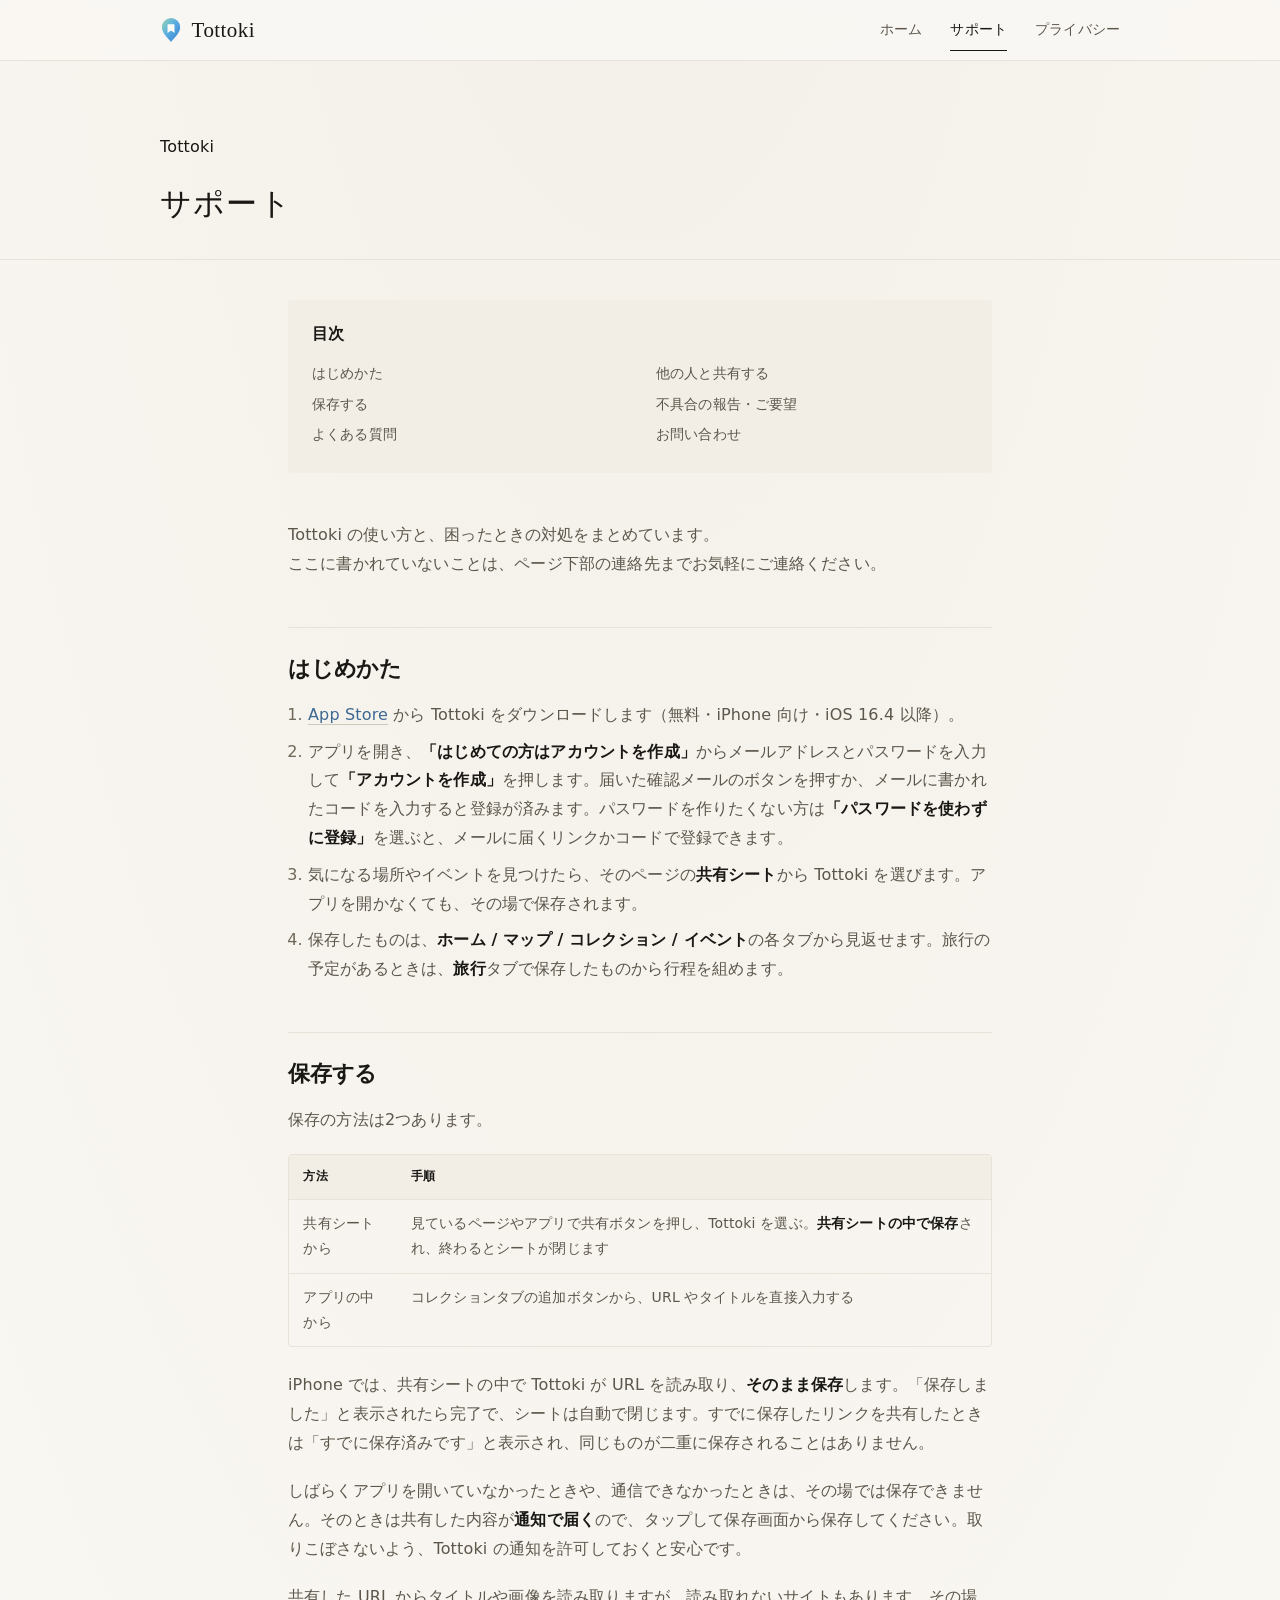
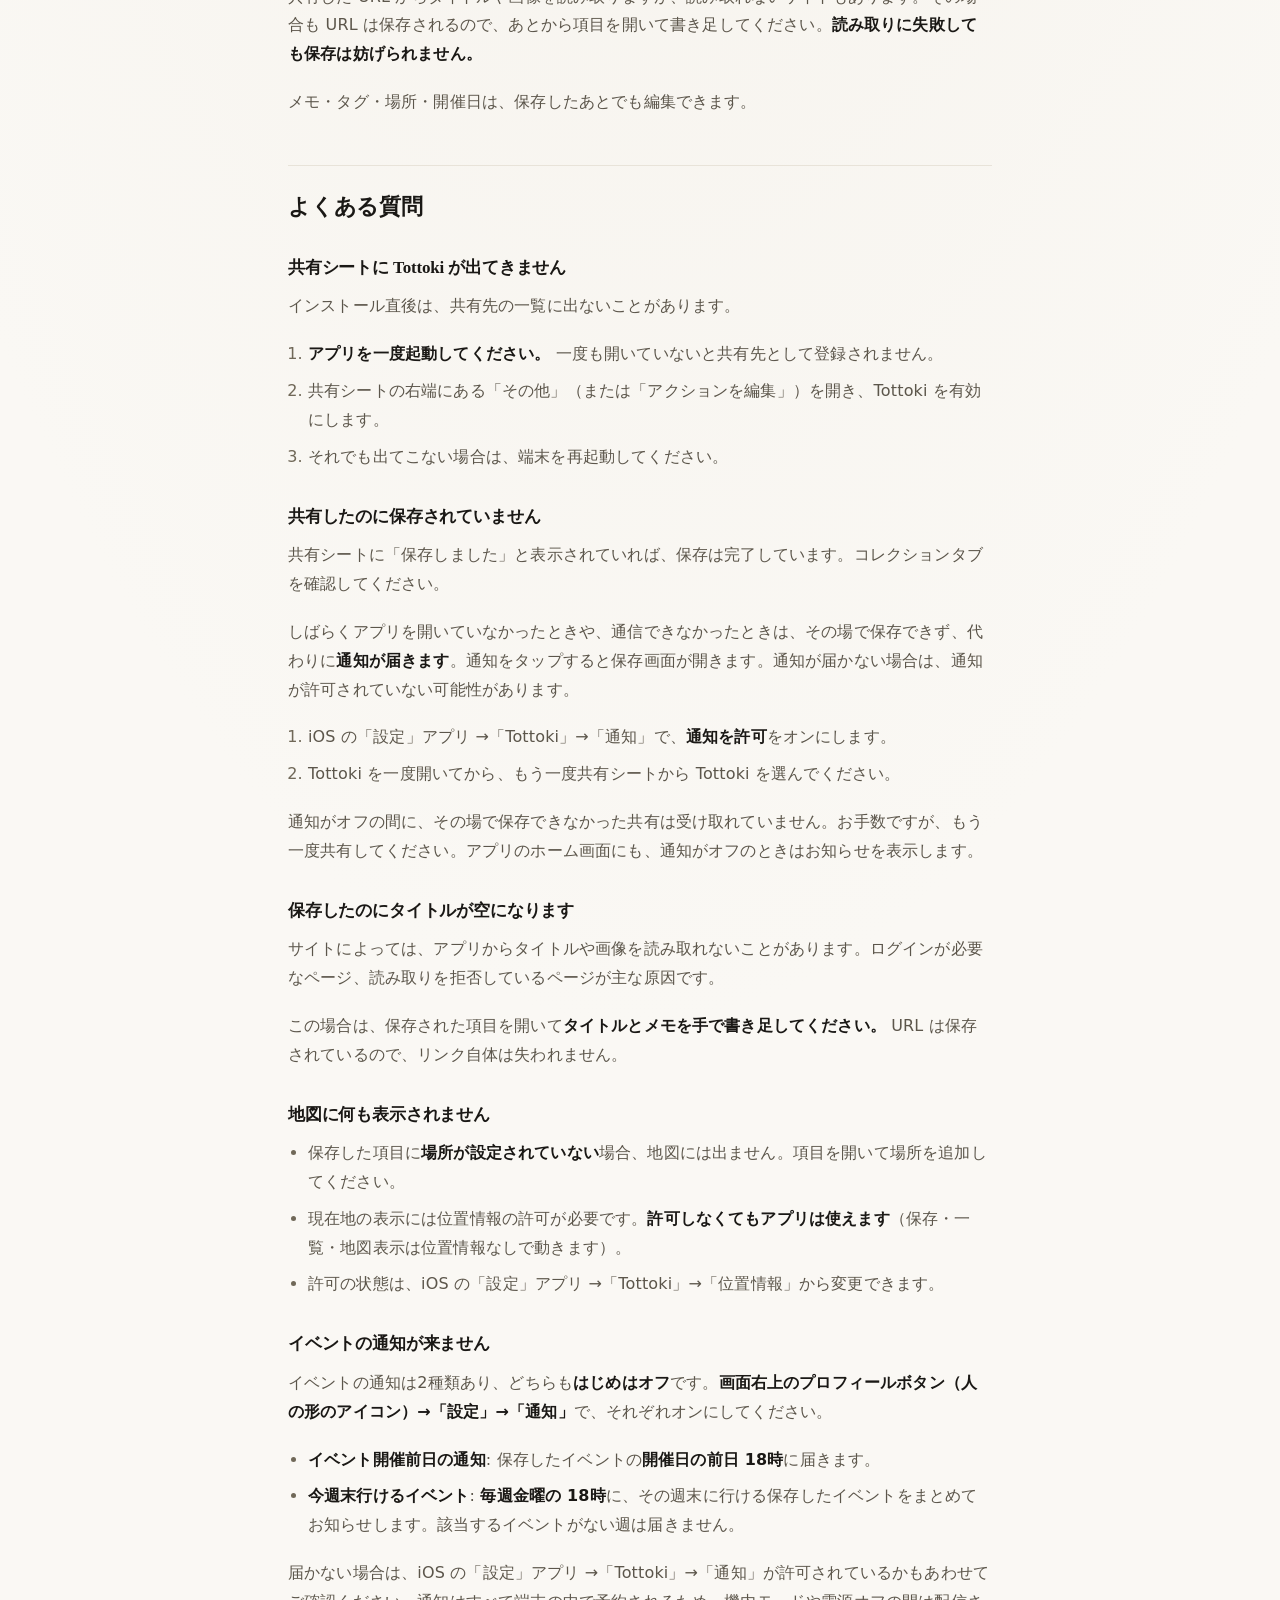
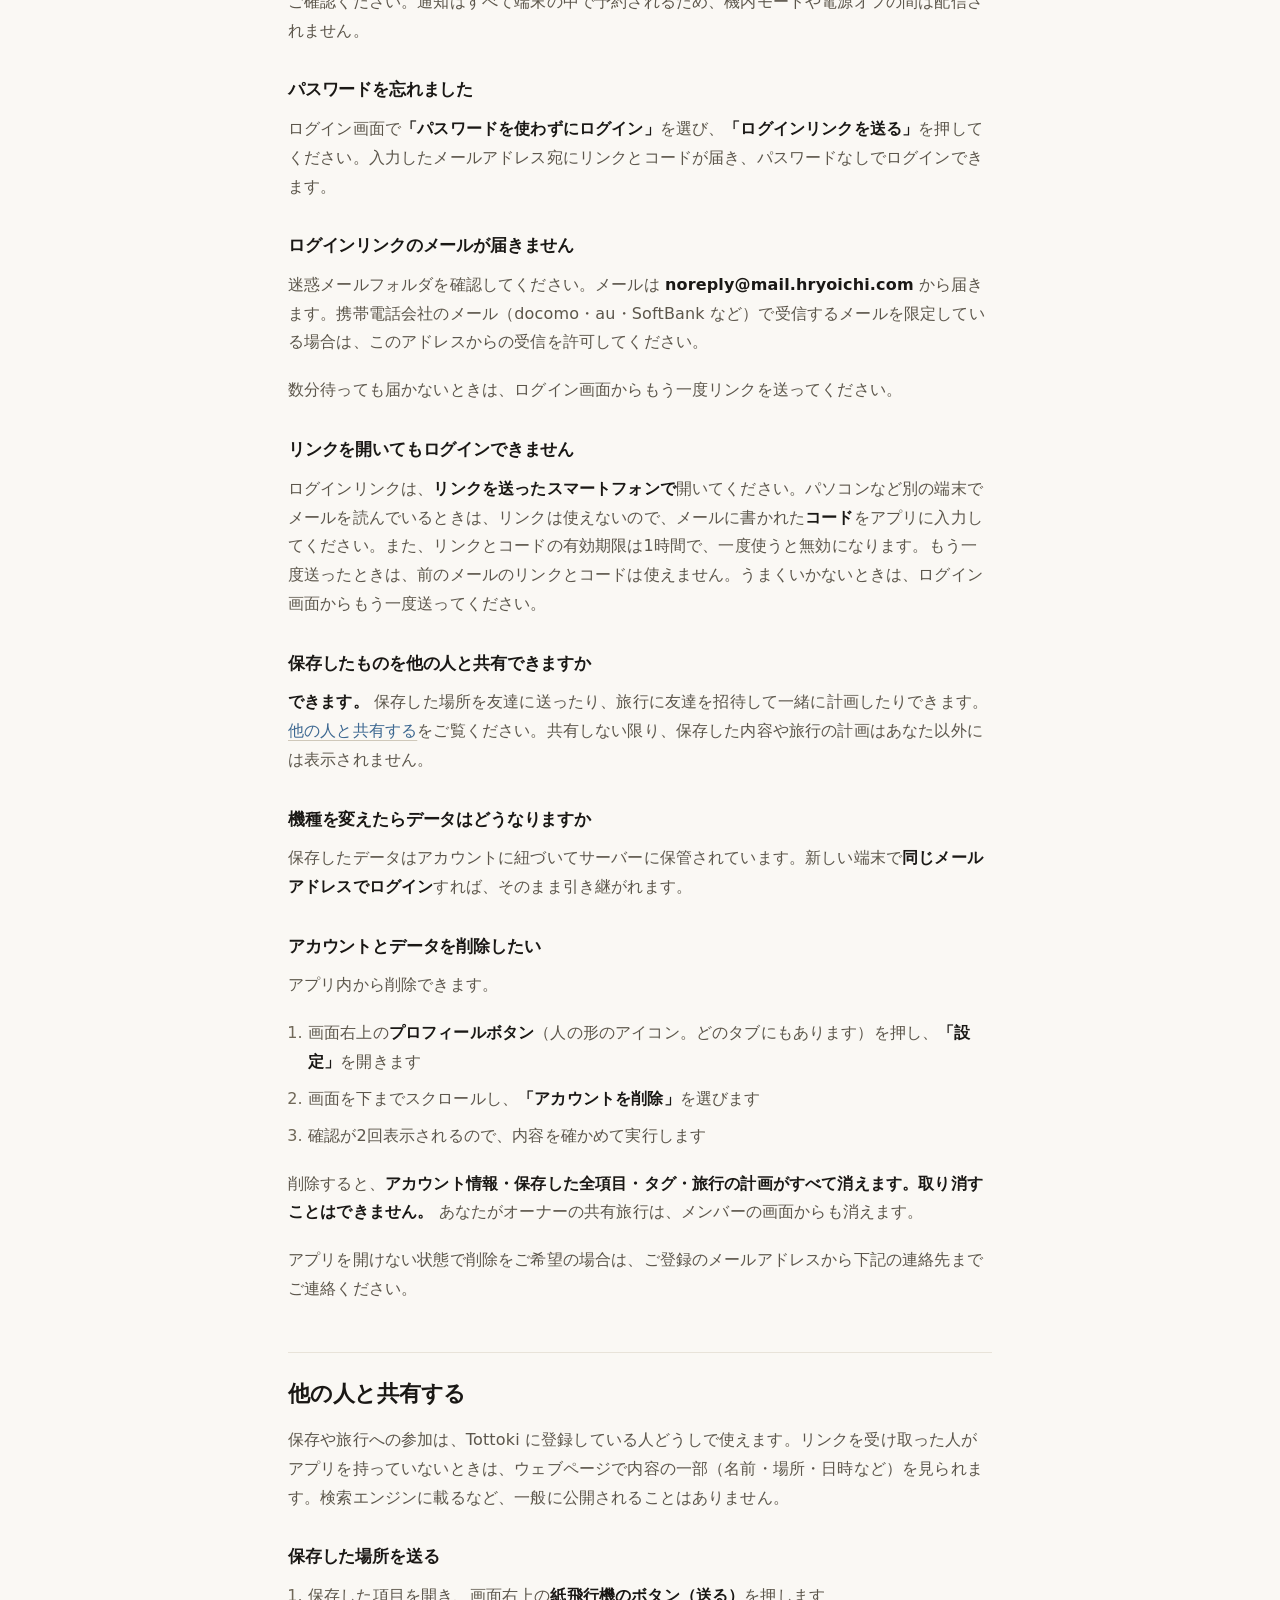
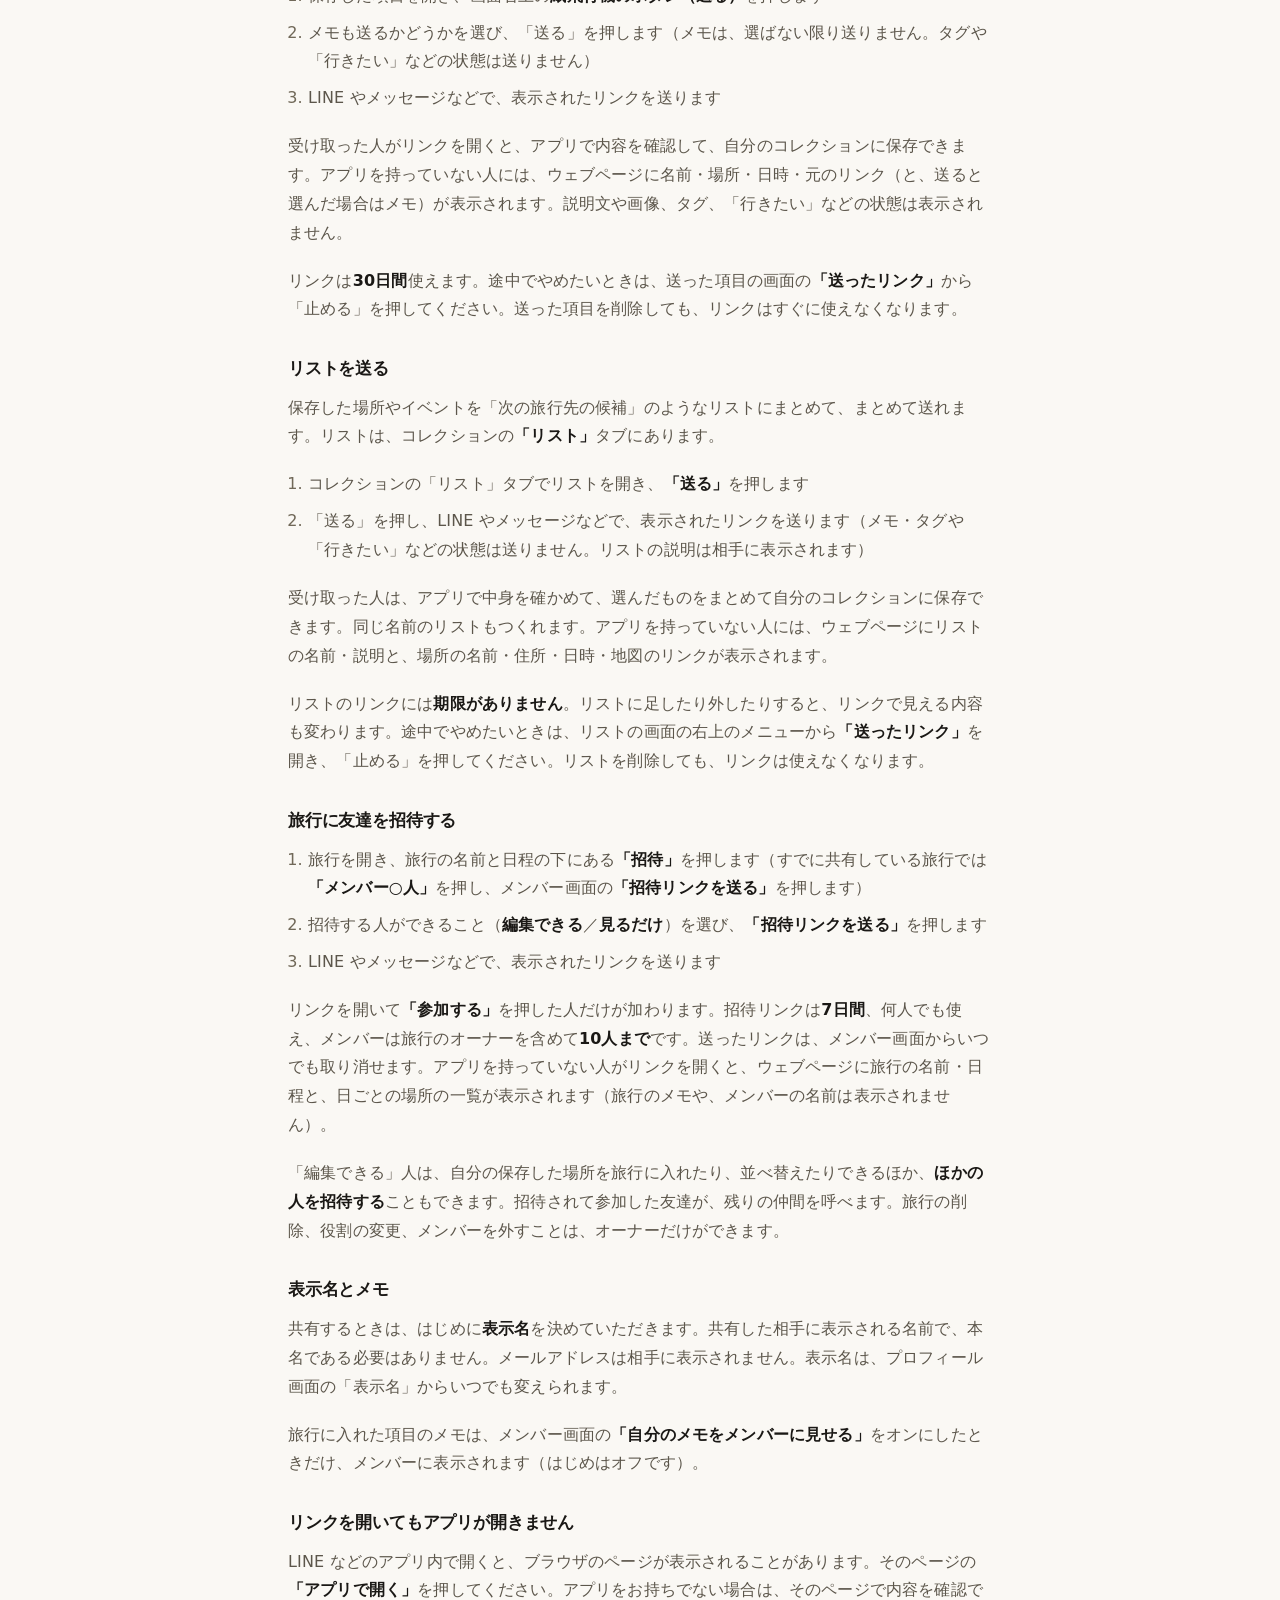
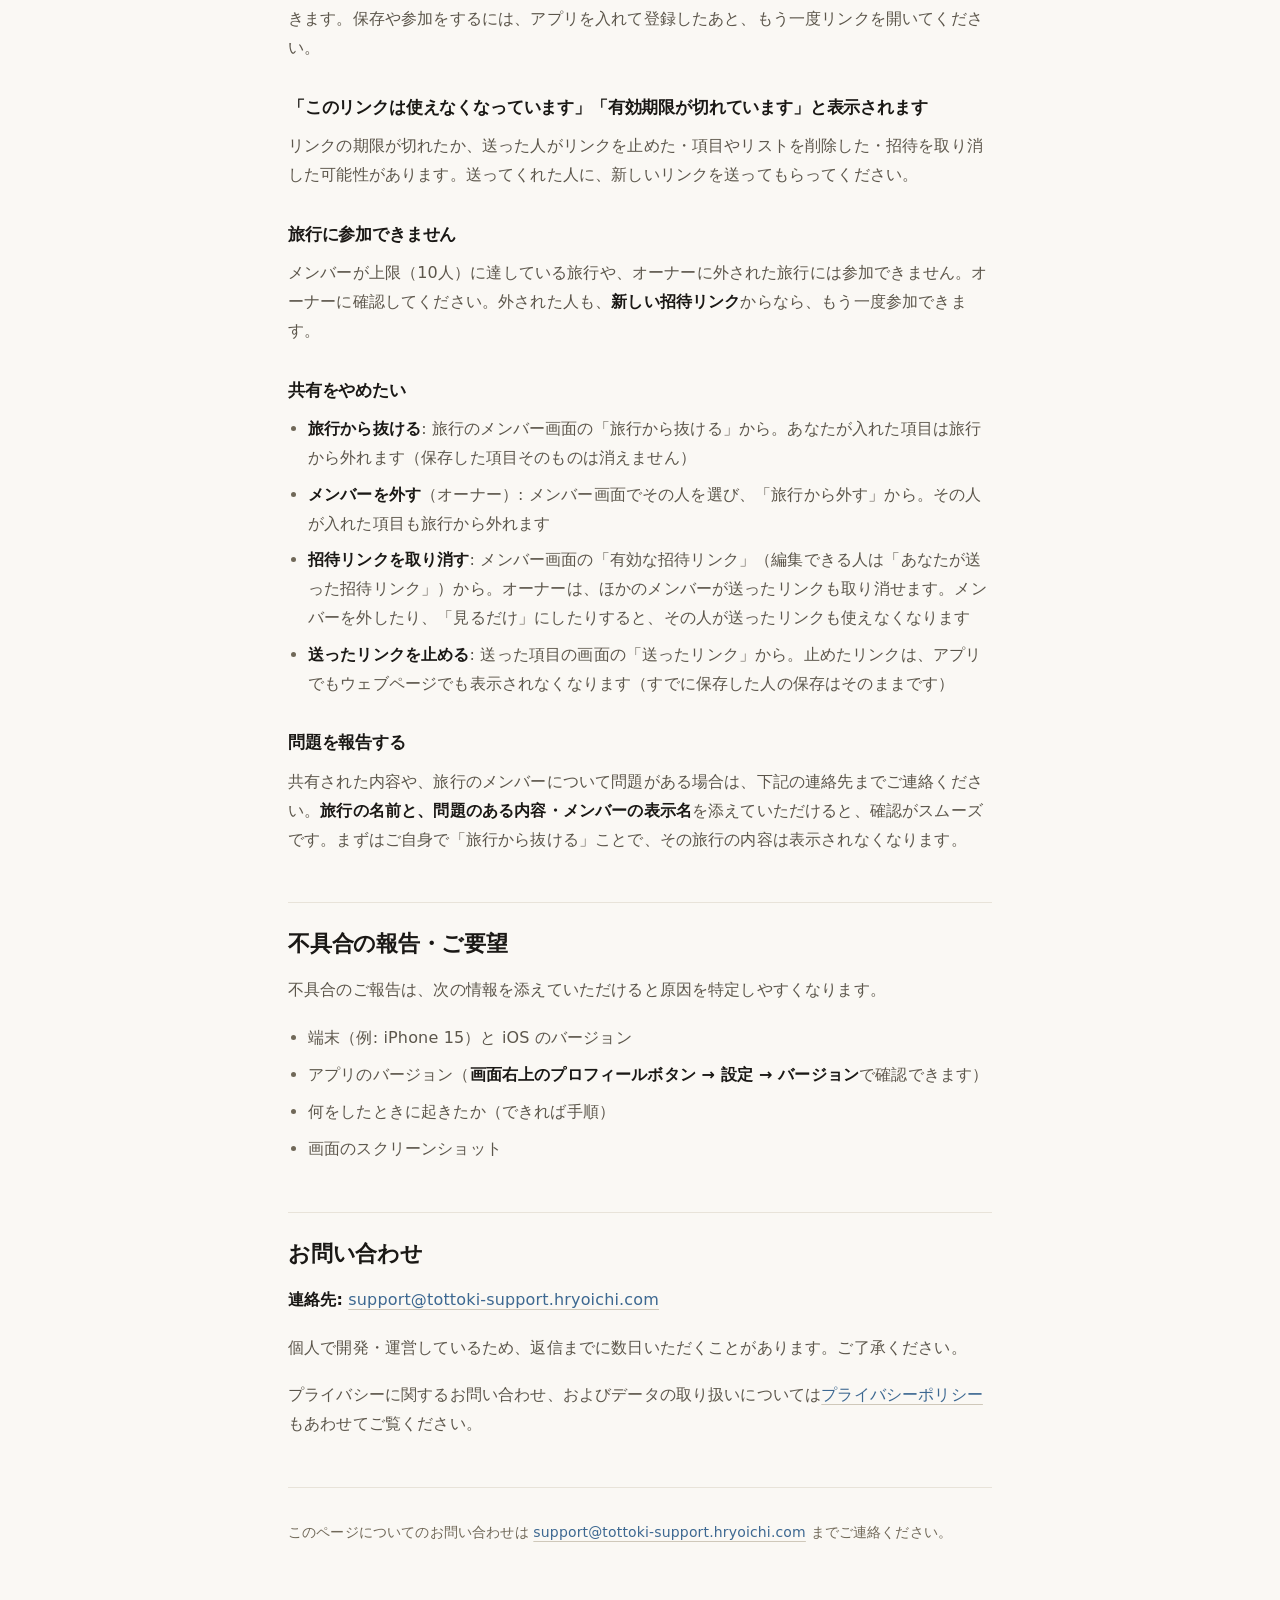
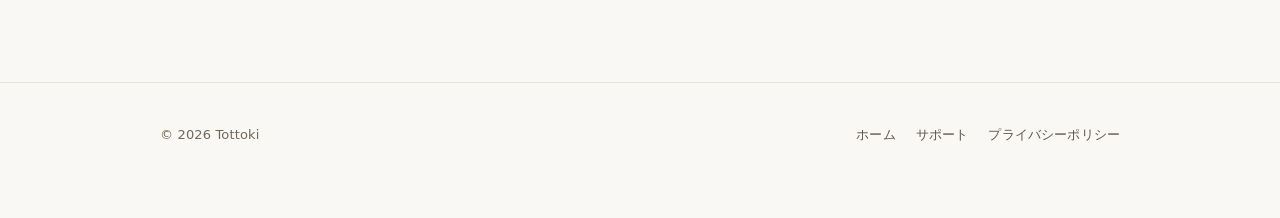
<file: support.html>
<!doctype html>
<html lang="ja">
  <head>
    <meta charset="utf-8" />
    <meta name="viewport" content="width=device-width, initial-scale=1" />
    <title>サポート — Tottoki</title>
    <meta name="description" content="Tottoki（とっとき）の使い方、よくある質問、お問い合わせ先。" />
    <link rel="canonical" href="https://tottoki.hryoichi.com/support.html" />
    <meta name="theme-color" content="#faf8f4" media="(prefers-color-scheme: light)" />
    <meta name="theme-color" content="#14120f" media="(prefers-color-scheme: dark)" />
    <meta name="apple-itunes-app" content="app-id=6818862412" />

    <meta property="og:type" content="article" />
    <meta property="og:site_name" content="Tottoki" />
    <meta property="og:title" content="サポート — Tottoki" />
    <meta property="og:description" content="Tottoki（とっとき）の使い方、よくある質問、お問い合わせ先。" />
    <meta property="og:url" content="https://tottoki.hryoichi.com/support.html" />
    <meta property="og:image" content="https://tottoki.hryoichi.com/icon.png" />
    <meta property="og:locale" content="ja_JP" />
    <meta name="twitter:card" content="summary" />

    <link rel="icon" href="icon.png" />
    <link rel="apple-touch-icon" href="icon.png" />
    <link rel="stylesheet" href="styles.css" />
  </head>

  <body>
    <a class="skip-link" href="#main">本文へスキップ</a>

    <header class="site-header">
      <div class="wrap">
        <a class="wordmark" href="./">
          <svg class="mark" viewBox="0 0 24 28" aria-hidden="true" focusable="false">
            <defs><linearGradient id="pin-wash" x1="0" y1="0" x2="1" y2="1"><stop offset="0" stop-color="#9ad6b0" /><stop offset=".45" stop-color="#5ab0e0" /><stop offset="1" stop-color="#3a7bd5" /></linearGradient></defs>
            <path d="M12 27C9 23.2 2 17.4 2 11a10 10 0 0 1 20 0c0 6.4-7 12.2-10 16z" fill="url(#pin-wash)" />
            <path d="M8.9 7.6h6.2a.7.7 0 0 1 .7.7v8.9L12 14.6l-3.8 2.6V8.3a.7.7 0 0 1 .7-.7z" fill="#fffdf8" />
          </svg>
          Tottoki
        </a>

        <nav class="site-nav" aria-label="サイト">
          <a href="./">ホーム</a>
          <a href="support.html" aria-current="page">サポート</a>
          <a href="privacy.html">プライバシー</a>
        </nav>
      </div>
    </header>

    <main id="main">
      <div class="doc-header">
        <div class="wrap">
          <p class="kicker">Tottoki</p>
          <h1>サポート</h1>
        </div>
      </div>

      <div class="doc-body">
        <div class="wrap">
          <nav class="toc" aria-label="目次">
<p class="toc-title">目次</p>
<ol>
<li><a href="#sec-1">はじめかた</a></li>
<li><a href="#sec-2">保存する</a></li>
<li><a href="#sec-3">よくある質問</a></li>
<li><a href="#sharing">他の人と共有する</a></li>
<li><a href="#sec-4">不具合の報告・ご要望</a></li>
<li><a href="#sec-5">お問い合わせ</a></li>
</ol>
</nav>
          <article class="doc">
            <p>Tottoki の使い方と、困ったときの対処をまとめています。<br />ここに書かれていないことは、ページ下部の連絡先までお気軽にご連絡ください。</p>
<hr />
<h2 id="sec-1">はじめかた</h2>
<ol>
<li><a href="https://apps.apple.com/jp/app/id6818862412">App Store</a> から Tottoki をダウンロードします（無料・iPhone 向け・iOS 16.4 以降）。</li>
<li>アプリを開き、<strong>「はじめての方はアカウントを作成」</strong>からメールアドレスとパスワードを入力して<strong>「アカウントを作成」</strong>を押します。届いた確認メールのボタンを押すか、メールに書かれたコードを入力すると登録が済みます。パスワードを作りたくない方は<strong>「パスワードを使わずに登録」</strong>を選ぶと、メールに届くリンクかコードで登録できます。</li>
<li>気になる場所やイベントを見つけたら、そのページの<strong>共有シート</strong>から Tottoki を選びます。アプリを開かなくても、その場で保存されます。</li>
<li>保存したものは、<strong>ホーム / マップ / コレクション / イベント</strong>の各タブから見返せます。旅行の予定があるときは、<strong>旅行</strong>タブで保存したものから行程を組めます。</li>
</ol>
<hr />
<h2 id="sec-2">保存する</h2>
<p>保存の方法は2つあります。</p>
<div class="table-scroll">
<table>
<thead><tr><th scope="col">方法</th><th scope="col">手順</th></tr></thead>
<tbody>
<tr><td>共有シートから</td><td>見ているページやアプリで共有ボタンを押し、Tottoki を選ぶ。<strong>共有シートの中で保存</strong>され、終わるとシートが閉じます</td></tr>
<tr><td>アプリの中から</td><td>コレクションタブの追加ボタンから、URL やタイトルを直接入力する</td></tr>
</tbody>
</table>
</div>
<p>iPhone では、共有シートの中で Tottoki が URL を読み取り、<strong>そのまま保存</strong>します。「保存しました」と表示されたら完了で、シートは自動で閉じます。すでに保存したリンクを共有したときは「すでに保存済みです」と表示され、同じものが二重に保存されることはありません。</p>
<p>しばらくアプリを開いていなかったときや、通信できなかったときは、その場では保存できません。そのときは共有した内容が<strong>通知で届く</strong>ので、タップして保存画面から保存してください。取りこぼさないよう、Tottoki の通知を許可しておくと安心です。</p>
<p>共有した URL からタイトルや画像を読み取りますが、読み取れないサイトもあります。その場合も URL は保存されるので、あとから項目を開いて書き足してください。<strong>読み取りに失敗しても保存は妨げられません。</strong></p>
<p>メモ・タグ・場所・開催日は、保存したあとでも編集できます。</p>
<hr />
<h2 id="sec-3">よくある質問</h2>
<h3>共有シートに Tottoki が出てきません</h3>
<p>インストール直後は、共有先の一覧に出ないことがあります。</p>
<ol>
<li><strong>アプリを一度起動してください。</strong> 一度も開いていないと共有先として登録されません。</li>
<li>共有シートの右端にある「その他」（または「アクションを編集」）を開き、Tottoki を有効にします。</li>
<li>それでも出てこない場合は、端末を再起動してください。</li>
</ol>
<h3>共有したのに保存されていません</h3>
<p>共有シートに「保存しました」と表示されていれば、保存は完了しています。コレクションタブを確認してください。</p>
<p>しばらくアプリを開いていなかったときや、通信できなかったときは、その場で保存できず、代わりに<strong>通知が届きます</strong>。通知をタップすると保存画面が開きます。通知が届かない場合は、通知が許可されていない可能性があります。</p>
<ol>
<li>iOS の「設定」アプリ →「Tottoki」→「通知」で、<strong>通知を許可</strong>をオンにします。</li>
<li>Tottoki を一度開いてから、もう一度共有シートから Tottoki を選んでください。</li>
</ol>
<p>通知がオフの間に、その場で保存できなかった共有は受け取れていません。お手数ですが、もう一度共有してください。アプリのホーム画面にも、通知がオフのときはお知らせを表示します。</p>
<h3>保存したのにタイトルが空になります</h3>
<p>サイトによっては、アプリからタイトルや画像を読み取れないことがあります。ログインが必要なページ、読み取りを拒否しているページが主な原因です。</p>
<p>この場合は、保存された項目を開いて<strong>タイトルとメモを手で書き足してください。</strong> URL は保存されているので、リンク自体は失われません。</p>
<h3>地図に何も表示されません</h3>
<ul>
<li>保存した項目に<strong>場所が設定されていない</strong>場合、地図には出ません。項目を開いて場所を追加してください。</li>
<li>現在地の表示には位置情報の許可が必要です。<strong>許可しなくてもアプリは使えます</strong>（保存・一覧・地図表示は位置情報なしで動きます）。</li>
<li>許可の状態は、iOS の「設定」アプリ →「Tottoki」→「位置情報」から変更できます。</li>
</ul>
<h3>イベントの通知が来ません</h3>
<p>イベントの通知は2種類あり、どちらも<strong>はじめはオフ</strong>です。<strong>画面右上のプロフィールボタン（人の形のアイコン）→「設定」→「通知」</strong>で、それぞれオンにしてください。</p>
<ul>
<li><strong>イベント開催前日の通知</strong>: 保存したイベントの<strong>開催日の前日 18時</strong>に届きます。</li>
<li><strong>今週末行けるイベント</strong>: <strong>毎週金曜の 18時</strong>に、その週末に行ける保存したイベントをまとめてお知らせします。該当するイベントがない週は届きません。</li>
</ul>
<p>届かない場合は、iOS の「設定」アプリ →「Tottoki」→「通知」が許可されているかもあわせてご確認ください。通知はすべて端末の中で予約されるため、機内モードや電源オフの間は配信されません。</p>
<h3>パスワードを忘れました</h3>
<p>ログイン画面で<strong>「パスワードを使わずにログイン」</strong>を選び、<strong>「ログインリンクを送る」</strong>を押してください。入力したメールアドレス宛にリンクとコードが届き、パスワードなしでログインできます。</p>
<h3>ログインリンクのメールが届きません</h3>
<p>迷惑メールフォルダを確認してください。メールは <strong>noreply@mail.hryoichi.com</strong> から届きます。携帯電話会社のメール（docomo・au・SoftBank など）で受信するメールを限定している場合は、このアドレスからの受信を許可してください。</p>
<p>数分待っても届かないときは、ログイン画面からもう一度リンクを送ってください。</p>
<h3>リンクを開いてもログインできません</h3>
<p>ログインリンクは、<strong>リンクを送ったスマートフォンで</strong>開いてください。パソコンなど別の端末でメールを読んでいるときは、リンクは使えないので、メールに書かれた<strong>コード</strong>をアプリに入力してください。また、リンクとコードの有効期限は1時間で、一度使うと無効になります。もう一度送ったときは、前のメールのリンクとコードは使えません。うまくいかないときは、ログイン画面からもう一度送ってください。</p>
<h3>保存したものを他の人と共有できますか</h3>
<p><strong>できます。</strong> 保存した場所を友達に送ったり、旅行に友達を招待して一緒に計画したりできます。<a href="#sharing">他の人と共有する</a>をご覧ください。共有しない限り、保存した内容や旅行の計画はあなた以外には表示されません。</p>
<h3>機種を変えたらデータはどうなりますか</h3>
<p>保存したデータはアカウントに紐づいてサーバーに保管されています。新しい端末で<strong>同じメールアドレスでログイン</strong>すれば、そのまま引き継がれます。</p>
<h3>アカウントとデータを削除したい</h3>
<p>アプリ内から削除できます。</p>
<ol>
<li>画面右上の<strong>プロフィールボタン</strong>（人の形のアイコン。どのタブにもあります）を押し、<strong>「設定」</strong>を開きます</li>
<li>画面を下までスクロールし、<strong>「アカウントを削除」</strong>を選びます</li>
<li>確認が2回表示されるので、内容を確かめて実行します</li>
</ol>
<p>削除すると、<strong>アカウント情報・保存した全項目・タグ・旅行の計画がすべて消えます。取り消すことはできません。</strong> あなたがオーナーの共有旅行は、メンバーの画面からも消えます。</p>
<p>アプリを開けない状態で削除をご希望の場合は、ご登録のメールアドレスから下記の連絡先までご連絡ください。</p>
<hr />
<h2 id="sharing">他の人と共有する</h2>
<p>保存や旅行への参加は、Tottoki に登録している人どうしで使えます。リンクを受け取った人がアプリを持っていないときは、ウェブページで内容の一部（名前・場所・日時など）を見られます。検索エンジンに載るなど、一般に公開されることはありません。</p>
<h3>保存した場所を送る</h3>
<ol>
<li>保存した項目を開き、画面右上の<strong>紙飛行機のボタン（送る）</strong>を押します</li>
<li>メモも送るかどうかを選び、「送る」を押します（メモは、選ばない限り送りません。タグや「行きたい」などの状態は送りません）</li>
<li>LINE やメッセージなどで、表示されたリンクを送ります</li>
</ol>
<p>受け取った人がリンクを開くと、アプリで内容を確認して、自分のコレクションに保存できます。アプリを持っていない人には、ウェブページに名前・場所・日時・元のリンク（と、送ると選んだ場合はメモ）が表示されます。説明文や画像、タグ、「行きたい」などの状態は表示されません。</p>
<p>リンクは<strong>30日間</strong>使えます。途中でやめたいときは、送った項目の画面の<strong>「送ったリンク」</strong>から「止める」を押してください。送った項目を削除しても、リンクはすぐに使えなくなります。</p>
<h3>リストを送る</h3>
<p>保存した場所やイベントを「次の旅行先の候補」のようなリストにまとめて、まとめて送れます。リストは、コレクションの<strong>「リスト」</strong>タブにあります。</p>
<ol>
<li>コレクションの「リスト」タブでリストを開き、<strong>「送る」</strong>を押します</li>
<li>「送る」を押し、LINE やメッセージなどで、表示されたリンクを送ります（メモ・タグや「行きたい」などの状態は送りません。リストの説明は相手に表示されます）</li>
</ol>
<p>受け取った人は、アプリで中身を確かめて、選んだものをまとめて自分のコレクションに保存できます。同じ名前のリストもつくれます。アプリを持っていない人には、ウェブページにリストの名前・説明と、場所の名前・住所・日時・地図のリンクが表示されます。</p>
<p>リストのリンクには<strong>期限がありません</strong>。リストに足したり外したりすると、リンクで見える内容も変わります。途中でやめたいときは、リストの画面の右上のメニューから<strong>「送ったリンク」</strong>を開き、「止める」を押してください。リストを削除しても、リンクは使えなくなります。</p>
<h3>旅行に友達を招待する</h3>
<ol>
<li>旅行を開き、旅行の名前と日程の下にある<strong>「招待」</strong>を押します（すでに共有している旅行では<strong>「メンバー○人」</strong>を押し、メンバー画面の<strong>「招待リンクを送る」</strong>を押します）</li>
<li>招待する人ができること（<strong>編集できる</strong>／<strong>見るだけ</strong>）を選び、<strong>「招待リンクを送る」</strong>を押します</li>
<li>LINE やメッセージなどで、表示されたリンクを送ります</li>
</ol>
<p>リンクを開いて<strong>「参加する」</strong>を押した人だけが加わります。招待リンクは<strong>7日間</strong>、何人でも使え、メンバーは旅行のオーナーを含めて<strong>10人まで</strong>です。送ったリンクは、メンバー画面からいつでも取り消せます。アプリを持っていない人がリンクを開くと、ウェブページに旅行の名前・日程と、日ごとの場所の一覧が表示されます（旅行のメモや、メンバーの名前は表示されません）。</p>
<p>「編集できる」人は、自分の保存した場所を旅行に入れたり、並べ替えたりできるほか、<strong>ほかの人を招待する</strong>こともできます。招待されて参加した友達が、残りの仲間を呼べます。旅行の削除、役割の変更、メンバーを外すことは、オーナーだけができます。</p>
<h3>表示名とメモ</h3>
<p>共有するときは、はじめに<strong>表示名</strong>を決めていただきます。共有した相手に表示される名前で、本名である必要はありません。メールアドレスは相手に表示されません。表示名は、プロフィール画面の「表示名」からいつでも変えられます。</p>
<p>旅行に入れた項目のメモは、メンバー画面の<strong>「自分のメモをメンバーに見せる」</strong>をオンにしたときだけ、メンバーに表示されます（はじめはオフです）。</p>
<h3>リンクを開いてもアプリが開きません</h3>
<p>LINE などのアプリ内で開くと、ブラウザのページが表示されることがあります。そのページの<strong>「アプリで開く」</strong>を押してください。アプリをお持ちでない場合は、そのページで内容を確認できます。保存や参加をするには、アプリを入れて登録したあと、もう一度リンクを開いてください。</p>
<h3>「このリンクは使えなくなっています」「有効期限が切れています」と表示されます</h3>
<p>リンクの期限が切れたか、送った人がリンクを止めた・項目やリストを削除した・招待を取り消した可能性があります。送ってくれた人に、新しいリンクを送ってもらってください。</p>
<h3>旅行に参加できません</h3>
<p>メンバーが上限（10人）に達している旅行や、オーナーに外された旅行には参加できません。オーナーに確認してください。外された人も、<strong>新しい招待リンク</strong>からなら、もう一度参加できます。</p>
<h3>共有をやめたい</h3>
<ul>
<li><strong>旅行から抜ける</strong>: 旅行のメンバー画面の「旅行から抜ける」から。あなたが入れた項目は旅行から外れます（保存した項目そのものは消えません）</li>
<li><strong>メンバーを外す</strong>（オーナー）: メンバー画面でその人を選び、「旅行から外す」から。その人が入れた項目も旅行から外れます</li>
<li><strong>招待リンクを取り消す</strong>: メンバー画面の「有効な招待リンク」（編集できる人は「あなたが送った招待リンク」）から。オーナーは、ほかのメンバーが送ったリンクも取り消せます。メンバーを外したり、「見るだけ」にしたりすると、その人が送ったリンクも使えなくなります</li>
<li><strong>送ったリンクを止める</strong>: 送った項目の画面の「送ったリンク」から。止めたリンクは、アプリでもウェブページでも表示されなくなります（すでに保存した人の保存はそのままです）</li>
</ul>
<h3 id="report">問題を報告する</h3>
<p>共有された内容や、旅行のメンバーについて問題がある場合は、下記の連絡先までご連絡ください。<strong>旅行の名前と、問題のある内容・メンバーの表示名</strong>を添えていただけると、確認がスムーズです。まずはご自身で「旅行から抜ける」ことで、その旅行の内容は表示されなくなります。</p>
<hr />
<h2 id="sec-4">不具合の報告・ご要望</h2>
<p>不具合のご報告は、次の情報を添えていただけると原因を特定しやすくなります。</p>
<ul>
<li>端末（例: iPhone 15）と iOS のバージョン</li>
<li>アプリのバージョン（<strong>画面右上のプロフィールボタン → 設定 → バージョン</strong>で確認できます）</li>
<li>何をしたときに起きたか（できれば手順）</li>
<li>画面のスクリーンショット</li>
</ul>
<hr />
<h2 id="sec-5">お問い合わせ</h2>
<p><strong>連絡先:</strong> <a href="mailto:support@tottoki-support.hryoichi.com">support@tottoki-support.hryoichi.com</a></p>
<p>個人で開発・運営しているため、返信までに数日いただくことがあります。ご了承ください。</p>
<p>プライバシーに関するお問い合わせ、およびデータの取り扱いについては<a href="privacy.html">プライバシーポリシー</a>もあわせてご覧ください。</p>
          </article>

          <p class="doc-contact">
            このページについてのお問い合わせは
            <a href="mailto:support@tottoki-support.hryoichi.com">support@tottoki-support.hryoichi.com</a> までご連絡ください。
          </p>
        </div>
      </div>
    </main>

    <footer class="site-footer">
      <div class="wrap">
        <p>© 2026 Tottoki</p>
        <nav aria-label="フッター">
          <a href="./">ホーム</a>
          <a href="support.html">サポート</a>
          <a href="privacy.html">プライバシーポリシー</a>
        </nav>
      </div>
    </footer>
  </body>
</html>
</file>
<file: assets/lp.css>
/*
 * Tottoki — ランディングページ
 *
 * アプリアイコン（紙飛行機・大きな円・小さな円・細い縦線・淡いブルー・紙）を
 * ページ全体に展開する。地はアイボリーの紙、色は淡いブルーとブルーグレーだけ。
 * 影はごく薄く、情報は罫線と余白で区切る。
 *
 * Web フォントは読み込まない（外部通信なし・表示待ちなし）。
 * 明朝／ゴシックは各OSの標準フォントを使う。
 */

/* ------------------------------------------------------------------ */
/* Tokens                                                              */
/* ------------------------------------------------------------------ */

:root {
  /* 色は brand.html のパレット（アプリの theme.ts と同じ値）。 */
  --paper: #faf8f4;
  --surface: #ffffff;
  --sunken: #f2eee6;

  --ink: #1a1815;
  --ink-muted: #5c564b;
  --ink-faint: #706858;
  --ink-inverse: #ffffff;
  --rule: #e8e3d9;
  --rule-strong: #cfc8ba;

  --indigo: #3d6891;
  --indigo-pressed: #2c5178;
  --indigo-wash: #e7eef6;
  --vermilion: #b44431;
  --vermilion-wash: #fbeae5;
  --moss: #3d7556;
  --moss-pressed: #2d5c42;
  --moss-wash: #e6f1ea;
  --danger: #a33a28;
  --danger-wash: #f8eae7;

  /* ブランドの装飾色（アイコン由来）。文字・操作には使わない。 */
  --powder: #d6e4ef;
  --powder-deep: #a8c4dc;
  --sky-line: #7fa3c4;
  --kraft-light: #f3ece0;
  --kraft: #e3d6c2;
  --kraft-deep: #cdbda3;
  --kraft-line: #8f7f67;
  /* 空色と空色・濃の中間。新しい色ではなく、円のグラデーションのための混色。 */
  --powder-mid: color-mix(in srgb, var(--powder) 50%, var(--powder-deep));

  --shadow-sm: 0 1px 2px rgb(74 60 42 / 0.06), 0 4px 14px rgb(74 60 42 / 0.05);
  --shadow-md: 0 2px 6px rgb(74 60 42 / 0.06), 0 18px 40px -12px rgb(74 60 42 / 0.16);

  --font-serif: 'Hiragino Mincho ProN', 'Yu Mincho', YuMincho, 'Noto Serif JP', 'Noto Serif CJK JP', serif;
  --font-sans: -apple-system, BlinkMacSystemFont, 'Hiragino Sans', 'Noto Sans JP', 'Yu Gothic UI', 'Yu Gothic',
    YuGothic, Meiryo, system-ui, sans-serif;
  --font-latin: 'Iowan Old Style', 'Palatino Linotype', Palatino, 'Book Antiqua', Georgia, serif;

  /* 文字サイズ。使ってよいのはこの10段だけ（ワードマークと料金の数字、スマホ模型の中は除く）。 */
  --fs-hero: clamp(34px, 3.9vw, 56px); /* 明朝 400 */
  --fs-display: clamp(26px, 2.4vw, 34px); /* 明朝 400 */
  --fs-title: 22px; /* 明朝 600 */
  --fs-item-title: 17px; /* 明朝 600 */
  --fs-heading: 16px; /* ゴシック 700 */
  --fs-body: 16px; /* ゴシック 400 */
  --fs-button: 15px; /* ゴシック 600 */
  --fs-body-s: 14px; /* ゴシック 400 */
  --fs-caption: 13px; /* ゴシック 400 */
  --fs-label: 12px; /* ゴシック 600 */

  --container: 1240px;
  --gutter: clamp(20px, 4.2vw, 56px);
  --section-y: clamp(80px, 8vw, 112px);
  --radius: 16px;
  --ease: cubic-bezier(0.22, 0.61, 0.36, 1);

  --header-h: 76px;
  color-scheme: light;
}

/* ------------------------------------------------------------------ */
/* Base                                                                */
/* ------------------------------------------------------------------ */

*,
*::before,
*::after {
  box-sizing: border-box;
}

html {
  -webkit-text-size-adjust: 100%;
  scroll-behavior: smooth;
  scroll-padding-top: calc(var(--header-h) + 12px);
}

body {
  margin: 0;
  background-color: var(--paper);
  /* ごく薄い紙の繊維。外部画像を使わずインラインのノイズで。 */
  background-image: url("data:image/svg+xml,%3Csvg xmlns='http://www.w3.org/2000/svg' width='220' height='220'%3E%3Cfilter id='n'%3E%3CfeTurbulence type='fractalNoise' baseFrequency='.85' numOctaves='3' stitchTiles='stitch'/%3E%3CfeColorMatrix values='0 0 0 0 .45 0 0 0 0 .38 0 0 0 0 .28 0 0 0 .05 0'/%3E%3C/filter%3E%3Crect width='100%25' height='100%25' filter='url(%23n)'/%3E%3C/svg%3E");
  color: var(--ink);
  font-family: var(--font-sans);
  font-size: var(--fs-body);
  line-height: 1.85;
  letter-spacing: 0.02em;
  text-rendering: optimizeLegibility;
  -webkit-font-smoothing: antialiased;
  overflow-x: hidden;
}

h1,
h2,
h3,
p,
ul,
ol,
figure {
  margin: 0;
}

ul,
ol {
  padding: 0;
  list-style: none;
}

img,
svg {
  display: block;
  max-width: 100%;
}

a {
  color: inherit;
}

button,
input {
  font: inherit;
  color: inherit;
}

:focus-visible {
  outline: 2px solid var(--indigo);
  outline-offset: 3px;
  border-radius: 6px;
}

.sprite {
  position: absolute;
  width: 0;
  height: 0;
  overflow: hidden;
}

.visually-hidden {
  position: absolute !important;
  width: 1px;
  height: 1px;
  padding: 0;
  margin: -1px;
  overflow: hidden;
  clip: rect(0 0 0 0);
  white-space: nowrap;
  border: 0;
}

.skip-link {
  position: absolute;
  left: 16px;
  top: -60px;
  z-index: 100;
  padding: 10px 16px;
  background: var(--ink);
  color: var(--paper);
  border-radius: 8px;
  text-decoration: none;
}

.skip-link:focus {
  top: 12px;
}

.container {
  width: 100%;
  max-width: calc(var(--container) + var(--gutter) * 2);
  margin-inline: auto;
  padding-inline: var(--gutter);
}

.icon {
  width: 1.1em;
  height: 1.1em;
  flex: none;
}

/* 日本語の見出しは文節で折り返す（対応ブラウザのみ） */
.hero-title,
.section-title,
.cta-title,
.feature h3,
.hero-lead,
.section-lead {
  word-break: auto-phrase;
}

/* ------------------------------------------------------------------ */
/* Buttons                                                             */
/* ------------------------------------------------------------------ */

.btn {
  --h: 52px;
  display: inline-flex;
  align-items: center;
  justify-content: center;
  gap: 0.9em;
  min-height: var(--h);
  padding: 0 1.9em;
  border: 1px solid transparent;
  border-radius: 999px;
  font-size: var(--fs-button);
  font-weight: 600;
  letter-spacing: 0.12em;
  line-height: 1.2;
  text-decoration: none;
  white-space: nowrap;
  cursor: pointer;
  transition:
    background-color 0.3s var(--ease),
    border-color 0.3s var(--ease),
    color 0.3s var(--ease),
    box-shadow 0.3s var(--ease),
    transform 0.3s var(--ease);
}

.btn .icon {
  transition: transform 0.3s var(--ease);
}

.btn:hover .icon {
  transform: translateX(3px);
}

.btn-primary {
  background: var(--indigo);
  color: #fff;
  box-shadow: 0 8px 20px -10px color-mix(in srgb, var(--indigo-pressed) 70%, transparent);
}

.btn-primary:hover {
  background: var(--indigo-pressed);
  box-shadow: 0 12px 24px -12px color-mix(in srgb, var(--indigo-pressed) 80%, transparent);
  transform: translateY(-1px);
}

.btn-ghost {
  background: rgb(255 255 255 / 0.35);
  border-color: var(--ink-faint);
  color: var(--ink);
}

.btn-ghost:hover {
  background: var(--surface);
  border-color: var(--ink);
}

.btn-ghost:hover .icon {
  transform: none;
}

.btn-lg {
  --h: 58px;
  min-width: 232px;
  font-size: var(--fs-body);
}

.btn-sm {
  --h: 44px;
  padding: 0 1.6em;
  font-size: var(--fs-body-s);
}

.round-btn {
  display: grid;
  place-items: center;
  width: 48px;
  height: 48px;
  border: 1px solid var(--rule-strong);
  border-radius: 50%;
  background: var(--surface);
  cursor: pointer;
  transition:
    background-color 0.3s var(--ease),
    border-color 0.3s var(--ease),
    opacity 0.3s;
}

.round-btn svg {
  width: 20px;
  height: 20px;
}

.round-btn:hover {
  border-color: var(--ink-faint);
}

.round-btn:disabled {
  opacity: 0.4;
  cursor: default;
}

/* ------------------------------------------------------------------ */
/* Header                                                              */
/* ------------------------------------------------------------------ */

.site-header {
  position: sticky;
  top: 0;
  z-index: 50;
  height: var(--header-h);
  transition:
    background-color 0.4s var(--ease),
    box-shadow 0.4s var(--ease);
}

.site-header.is-scrolled {
  background: color-mix(in srgb, var(--paper) 86%, transparent);
  -webkit-backdrop-filter: blur(14px) saturate(1.2);
  backdrop-filter: blur(14px) saturate(1.2);
  box-shadow: 0 1px 0 var(--rule);
}

.header-inner {
  display: flex;
  align-items: center;
  height: 100%;
  gap: 24px;
}

.brand {
  display: inline-flex;
  align-items: center;
  gap: 12px;
  text-decoration: none;
  flex: none;
}

.brand-mark {
  width: 32px;
  height: 37px;
  filter: drop-shadow(0 3px 3px rgb(90 74 54 / 0.12));
}

.brand-name {
  font-family: var(--font-latin);
  font-size: 25px;
  letter-spacing: 0.02em;
  line-height: 1;
  color: var(--ink);
}

.global-nav {
  display: flex;
  align-items: center;
  flex: 1;
}

.global-nav ul {
  display: flex;
  gap: clamp(20px, 3vw, 44px);
  margin-left: clamp(24px, 5vw, 80px);
}

.global-nav a:not(.btn) {
  position: relative;
  padding: 8px 0;
  font-size: var(--fs-body-s);
  letter-spacing: 0.1em;
  text-decoration: none;
  color: var(--ink-muted);
  transition: color 0.3s;
}

.global-nav a:not(.btn)::after {
  content: '';
  position: absolute;
  left: 0;
  right: 0;
  bottom: 2px;
  height: 1px;
  background: currentColor;
  transform: scaleX(0);
  transform-origin: left;
  transition: transform 0.4s var(--ease);
}

.global-nav a:not(.btn):hover {
  color: var(--ink);
}

.global-nav a:not(.btn):hover::after {
  transform: scaleX(1);
}

.nav-cta {
  display: none;
}

.header-cta {
  margin-left: auto;
}

.menu-toggle {
  display: none;
  width: 44px;
  height: 44px;
  margin-right: -8px;
  border: 0;
  background: none;
  border-radius: 50%;
  cursor: pointer;
  place-items: center;
}

.menu-toggle .icon {
  width: 24px;
  height: 24px;
}

/* ------------------------------------------------------------------ */
/* Shared typography                                                   */
/* ------------------------------------------------------------------ */

.eyebrow {
  font-size: var(--fs-caption);
  letter-spacing: 0.32em;
  color: var(--ink-faint);
}

.eyebrow-en {
  margin-bottom: 22px;
  font-family: var(--font-latin);
  font-size: var(--fs-label);
  letter-spacing: 0.42em;
  text-transform: uppercase;
}

.section {
  position: relative;
  padding-block: var(--section-y);
}

.section-title {
  font-family: var(--font-serif);
  font-weight: 400;
  font-size: var(--fs-display);
  line-height: 1.6;
  letter-spacing: 0.04em;
  color: var(--ink);
}

.section-lead {
  margin-top: 24px;
  font-size: var(--fs-body);
  line-height: 2;
  color: var(--ink-muted);
}

.section-lead a {
  color: var(--indigo);
  text-underline-offset: 4px;
}

.section-intro .btn {
  margin-top: 36px;
}

/* ------------------------------------------------------------------ */
/* Hero                                                                */
/* ------------------------------------------------------------------ */

.hero {
  position: relative;
  margin-top: calc(var(--header-h) * -1);
  padding-top: calc(var(--header-h) + clamp(24px, 4vw, 56px));
  padding-bottom: clamp(40px, 4vw, 64px);
  overflow: hidden;
}

.hero-grid {
  display: grid;
  grid-template-columns: minmax(0, 0.92fr) minmax(0, 1.08fr);
  align-items: center;
  gap: clamp(24px, 3vw, 48px);
}

.hero-copy {
  position: relative;
  z-index: 2;
  padding-bottom: 24px;
}

.hero-title {
  font-family: var(--font-serif);
  font-weight: 400;
  font-size: var(--fs-hero);
  line-height: 1.42;
  letter-spacing: 0.04em;
  color: var(--ink);
  /* 鉤括弧の前の空きを詰めて、行頭をそろえる */
  font-feature-settings: 'palt' 1;
}

.hero-title .line {
  display: block;
  white-space: nowrap;
}

.hero-lead {
  max-width: 34em;
  margin-top: 32px;
  font-size: var(--fs-body);
  line-height: 2.05;
  color: var(--ink-muted);
}

.hero-actions {
  display: flex;
  flex-wrap: wrap;
  align-items: center;
  gap: 16px 36px;
  margin-top: 44px;
}

/* バッジの隣は角丸の長方形とピルが並ばないよう、ボタンにせず文字のリンクにする。 */
.hero-demo {
  display: inline-flex;
  align-items: center;
  gap: 0.6em;
  min-height: 44px;
  font-size: var(--fs-button);
  font-weight: 600;
  letter-spacing: 0.12em;
  color: var(--ink);
  text-decoration: underline;
  text-decoration-color: transparent;
  text-underline-offset: 6px;
  transition: text-decoration-color 0.3s var(--ease);
}

.hero-demo:hover {
  text-decoration-color: var(--rule-strong);
}

.hero-demo .icon {
  width: 1.3em;
  height: 1.3em;
  color: var(--indigo);
}

.hero-note {
  display: inline-flex;
  align-items: center;
  gap: 10px;
  margin-top: 28px;
  font-size: var(--fs-caption);
  letter-spacing: 0.18em;
  color: var(--ink-faint);
  white-space: pre;
}

.hero-note::before,
.hero-note::after {
  content: '';
  width: 12px;
  height: 1px;
  background: var(--ink-faint);
  transform: rotate(60deg);
}

.hero-note::after {
  transform: rotate(-60deg);
}

/* --- stage ------------------------------------------------------- */

.hero-stage {
  /* スマホ内のUIはすべて em 基準。ここの font-size で全体を拡縮する。 */
  --u: clamp(9px, 1.02vw, 15px);
  position: relative;
  font-size: var(--u);
  width: 48.4em;
  height: 44em;
  justify-self: end;
  margin-right: -2em;
}

.shape {
  position: absolute;
  pointer-events: none;
}

.hero-stage .shape-circle-lg {
  left: 7em;
  top: 1.5em;
  width: 38em;
  height: 38em;
  border-radius: 50%;
  background: radial-gradient(circle at 35% 30%, #e1ecf5, var(--powder) 55%, var(--powder-mid));
}

.hero-stage .shape-circle-sm {
  right: 1.2em;
  top: 0.5em;
  width: 3.6em;
  height: 3.6em;
  border-radius: 50%;
  background: var(--powder-deep);
}

.shape-line {
  width: 1.5px;
  background: var(--sky-line);
  opacity: 0.9;
}

.hero-stage .shape-line-top {
  left: 26em;
  top: -3.5em;
  height: 5.5em;
}

.hero-stage .shape-line-bottom {
  left: 26em;
  top: 39.5em;
  height: 5em;
}

/* --- phone ------------------------------------------------------- */

.phone {
  --w: 17em;
  position: absolute;
  width: var(--w);
  aspect-ratio: 9 / 19.2;
  padding: 0.42em;
  border-radius: 2.9em;
  background: linear-gradient(145deg, #f2eee8, #d9d3ca 45%, #efebe4);
  box-shadow:
    inset 0 0 0 0.08em rgb(255 255 255 / 0.9),
    inset 0 0 0 0.16em rgb(150 140 126 / 0.35),
    0 0.3em 0.6em rgb(70 58 42 / 0.12),
    0 2.6em 3.4em -1.6em rgb(70 58 42 / 0.42);
  animation: float 7s ease-in-out infinite;
}

.phone-screen {
  position: relative;
  display: flex;
  flex-direction: column;
  height: 100%;
  overflow: hidden;
  border: 0.34em solid #1d1c1a;
  border-radius: 2.5em;
  background: var(--surface);
  font-size: 0.62em;
  line-height: 1.45;
  letter-spacing: 0.02em;
  color: var(--ink);
}

/* Dynamic Island */
.phone-screen::before {
  content: '';
  position: absolute;
  top: 1.05em;
  left: 50%;
  width: 8.6em;
  height: 2.5em;
  border-radius: 2em;
  background: #1d1c1a;
  transform: translateX(-50%);
  z-index: 5;
}

.phone-collection {
  left: 0;
  top: 5.2em;
  rotate: -7deg;
  z-index: 3;
  animation-delay: -1s;
}

.phone-map {
  left: 14.2em;
  top: 1.6em;
  rotate: -1.5deg;
  z-index: 2;
  animation-delay: -3.4s;
}

.phone-cal {
  left: 31.2em;
  top: 5.8em;
  rotate: 6deg;
  z-index: 1;
  animation-delay: -5.2s;
}

@keyframes float {
  0%,
  100% {
    translate: 0 0;
  }
  50% {
    translate: 0 -0.55em;
  }
}

.status {
  display: flex;
  justify-content: space-between;
  align-items: center;
  padding: 1.35em 2.4em 0.6em 2.8em;
  font-size: 1.05em;
  font-weight: 600;
  position: relative;
  z-index: 3;
}

.status-icons {
  width: 3.8em;
  height: 0.9em;
  background:
    linear-gradient(currentColor, currentColor) 0 100% / 0.28em 40% no-repeat,
    linear-gradient(currentColor, currentColor) 0.4em 100% / 0.28em 60% no-repeat,
    linear-gradient(currentColor, currentColor) 0.8em 100% / 0.28em 80% no-repeat,
    linear-gradient(currentColor, currentColor) 1.2em 100% / 0.28em 100% no-repeat,
    linear-gradient(currentColor, currentColor) 100% 50% / 1.7em 100% no-repeat;
  border-radius: 0.2em;
}

.app-head {
  display: flex;
  justify-content: space-between;
  align-items: center;
  padding: 0.8em 1.5em 0.6em;
}

.app-brand {
  display: inline-flex;
  align-items: center;
  gap: 0.4em;
  font-family: var(--font-latin);
  font-size: 1.55em;
}

.app-brand svg {
  width: 0.95em;
  height: 1.1em;
}

.app-ico {
  width: 1.7em;
  height: 1.7em;
  color: var(--ink-muted);
}

.app-search {
  display: flex;
  align-items: center;
  gap: 0.6em;
  margin: 0.3em 1.3em 0.7em;
  padding: 0.65em 0.9em;
  border-radius: 0.9em;
  background: var(--sunken);
  color: var(--ink-faint);
  font-size: 0.95em;
}

.app-search svg {
  width: 1.2em;
  height: 1.2em;
}

.app-tabs {
  display: flex;
  gap: 1.6em;
  padding: 0 1.5em;
  border-bottom: 1px solid var(--rule);
  font-size: 0.95em;
  color: var(--ink-faint);
}

.app-tabs span {
  padding: 0.35em 0 0.55em;
}

.app-tabs .is-on {
  color: var(--ink);
  font-weight: 600;
  box-shadow: inset 0 -0.18em var(--indigo);
}

.app-list {
  flex: 1;
  padding: 0.4em 1.2em;
  overflow: hidden;
}

.app-list li,
.sheet,
.fv-event {
  display: grid;
  grid-template-columns: auto 1fr auto;
  align-items: center;
  gap: 0.85em;
}

.app-list li {
  padding: 0.7em 0;
  border-bottom: 1px solid var(--rule);
}

.app-list img,
.sheet img,
.fv-event img {
  width: 4.4em;
  height: 4.4em;
  border-radius: 0.8em;
  object-fit: cover;
}

.app-list b,
.sheet b {
  white-space: nowrap;
  overflow: hidden;
  text-overflow: ellipsis;
}

.sheet > div,
.app-list li > div {
  min-width: 0;
}

.app-list b,
.sheet b,
.cal-list b,
.fv-event b {
  display: block;
  font-size: 1.02em;
  font-weight: 600;
  line-height: 1.35;
}

.app-list small,
.sheet small,
.cal-list small,
.fv-event small {
  display: block;
  font-size: 0.85em;
  color: var(--ink-faint);
}

.src {
  /*
   * 出典はアプリと同じ形：色は小さな印だけで、名前は淡墨のまま。
   * 淡い地に同じ色相の文字を置かない（brand.html の「状態とタグ」）。
   */
  display: inline-flex;
  align-items: center;
  gap: 0.4em;
  margin-top: 0.3em;
  font-size: 0.75em;
  font-style: normal;
  font-weight: 600;
  color: var(--ink-muted);
}

.src::before {
  content: '';
  flex: none;
  width: 0.65em;
  height: 0.65em;
  border-radius: 50%;
  background: var(--src-color, var(--ink-faint));
}

/* 出典の色（brand.html・アプリの sourceColors と同じ値） */
.src-ig {
  --src-color: #ae3a60;
}

.src-gm {
  --src-color: #2e7449;
}

.src-web {
  --src-color: #35649a;
}

.src-x {
  --src-color: #3a3833;
}

.item-state {
  font-size: 0.72em;
  font-weight: 600;
  white-space: nowrap;
  color: var(--vermilion);
}

.item-state.is-visited {
  color: var(--moss);
}

.tabbar {
  display: flex;
  justify-content: space-around;
  padding: 0.7em 0.6em 1.6em;
  border-top: 1px solid var(--rule);
  background: var(--surface);
  font-size: 0.66em;
  color: var(--ink-faint);
  position: relative;
  z-index: 3;
}

.tabbar span {
  display: grid;
  justify-items: center;
  gap: 0.3em;
}

.tabbar svg {
  width: 2.4em;
  height: 2.4em;
}

.tabbar .is-on {
  color: var(--indigo);
  font-weight: 600;
}

/* map screen */
.map {
  position: relative;
  flex: 1;
  margin-top: -3.6em;
  overflow: hidden;
}

.map-art {
  position: absolute;
  inset: 0;
  width: 100%;
  height: 100%;
}

/* The map's own すべて／行きたい／行った, as the app draws it at the top. */
.map-status {
  position: absolute;
  top: 5.2em;
  left: 50%;
  translate: -50% 0;
  display: flex;
  align-items: center;
  padding: 0.25em;
  border-radius: 2em;
  background: var(--surface);
  box-shadow: var(--shadow-sm);
  font-size: 0.9em;
  white-space: nowrap;
  color: var(--ink-muted);
}

.map-status span {
  padding: 0.45em 0.9em;
  border-radius: 2em;
}

.map-status .is-on {
  background: var(--indigo);
  color: #fff;
  font-weight: 700;
}

.pin {
  position: absolute;
  left: var(--x);
  top: var(--y);
  width: 1.9em;
  height: 1.9em;
  translate: -50% -100%;
  border-radius: 50% 50% 50% 0;
  rotate: -45deg;
  background: var(--indigo);
  box-shadow: 0 0.2em 0.4em rgb(40 60 80 / 0.25);
}

.pin::after {
  content: '';
  position: absolute;
  inset: 32%;
  border-radius: 50%;
  background: #fff;
}

.pin-active {
  width: 2.8em;
  height: 2.8em;
  background: var(--indigo-pressed);
  z-index: 2;
}

.pin-active::before {
  content: '';
  position: absolute;
  left: 0;
  bottom: 0;
  width: 1.2em;
  height: 1.2em;
  translate: -50% 50%;
  border-radius: 50%;
  background: color-mix(in srgb, var(--indigo) 35%, transparent);
  animation: pulse 2.4s var(--ease) infinite;
}

@keyframes pulse {
  0% {
    scale: 0.6;
    opacity: 0.9;
  }
  100% {
    scale: 3;
    opacity: 0;
  }
}

.here {
  position: absolute;
  left: var(--x);
  top: var(--y);
  width: 1.2em;
  height: 1.2em;
  translate: -50% -50%;
  border: 0.22em solid #fff;
  border-radius: 50%;
  background: #4a8fd6;
  box-shadow: 0 0 0 0.6em rgb(74 143 214 / 0.18);
}

.map-locate {
  position: absolute;
  right: 1.2em;
  bottom: 9.8em;
  display: grid;
  place-items: center;
  width: 2.8em;
  height: 2.8em;
  border-radius: 50%;
  background: var(--surface);
  box-shadow: var(--shadow-sm);
}

.map-locate svg {
  width: 1.5em;
  height: 1.5em;
  color: var(--indigo);
}

.sheet {
  position: absolute;
  left: 0.9em;
  right: 0.9em;
  bottom: 0.9em;
  padding: 0.8em;
  border-radius: 1.2em;
  background: var(--surface);
  box-shadow: 0 0.3em 1.4em rgb(60 48 32 / 0.16);
}

.chips {
  display: flex;
  flex-wrap: wrap;
  gap: 0.3em;
  margin-top: 0.35em;
}

.chips i {
  padding: 0.05em 0.55em;
  border-radius: 1em;
  background: var(--sunken);
  font-size: 0.75em;
  font-style: normal;
  color: var(--ink-muted);
}

/* calendar screen */
.cal-head {
  display: flex;
  justify-content: space-between;
  align-items: center;
  padding: 0.9em 1.6em 0.6em;
}

.cal-head b {
  font-size: 1.3em;
  font-family: var(--font-serif);
  font-weight: 600;
}

.cal-head svg {
  width: 1.4em;
  height: 1.4em;
  color: var(--ink-faint);
}

.cal-grid {
  display: grid;
  grid-template-columns: repeat(7, 1fr);
  row-gap: 0.25em;
  padding: 0 1.1em;
  text-align: center;
  font-size: 0.9em;
}

.cal-grid span {
  position: relative;
  display: grid;
  place-items: center;
  aspect-ratio: 1;
  margin: 0 auto;
  width: 2.2em;
  border-radius: 50%;
}

.cal-grid .dow {
  font-size: 0.85em;
  color: var(--ink-faint);
}

.cal-grid .sun {
  color: #b0645c;
}

.cal-grid .sat {
  color: var(--indigo);
}

.cal-grid .has::after {
  content: '';
  position: absolute;
  bottom: 0.08em;
  width: 0.36em;
  height: 0.36em;
  border-radius: 50%;
  background: var(--sky-line);
}

.cal-grid .sel {
  background: var(--indigo);
  color: #fff;
  font-weight: 600;
}

.cal-grid .sel::after {
  background: #fff;
}

.cal-grid .rng {
  /* アプリのカレンダーと同じく、旅行の期間は藍の wash に墨の数字。 */
  background: var(--indigo-wash);
  color: var(--ink);
  font-weight: 600;
  border-radius: 0;
  width: 100%;
}

.cal-grid .rng-s {
  border-radius: 2em 0 0 2em;
}

.cal-grid .rng-e {
  border-radius: 0 2em 2em 0;
}

.cal-day {
  margin: 0.8em 1.5em 0.3em;
  padding-top: 0.8em;
  border-top: 1px solid var(--rule);
  font-weight: 600;
  font-size: 1em;
}

.cal-list {
  flex: 1;
  padding: 0 1.3em;
}

.cal-list li {
  display: grid;
  grid-template-columns: auto minmax(0, 1fr);
  align-items: center;
  gap: 0.6em;
  padding: 0.55em 0.5em;
  margin-top: 0.4em;
  border-radius: 0.8em;
  background: var(--paper);
  box-shadow: inset 0 0 0 1px var(--rule);
}

.cal-list .cal-trip {
  grid-template-columns: auto minmax(0, 1fr) auto;
  color: var(--indigo);
}

.cal-trip svg {
  width: 1.3em;
  height: 1.3em;
}

.cal-list .bar {
  width: 0.3em;
  height: 2.4em;
  border-radius: 1em;
  background: #d8b98c;
}

.cal-list .bar-art {
  background: #a99ad0;
}

.cal-list .bar-sight {
  background: var(--sky-line);
}

.fab {
  position: absolute;
  right: 1.4em;
  bottom: 6.2em;
  display: grid;
  place-items: center;
  width: 3.4em;
  height: 3.4em;
  border-radius: 50%;
  background: var(--indigo);
  color: #fff;
  box-shadow: 0 0.4em 0.9em color-mix(in srgb, var(--indigo-pressed) 35%, transparent);
  z-index: 4;
}

.fab svg {
  width: 1.6em;
  height: 1.6em;
}

/* ------------------------------------------------------------------ */
/* Benefits                                                            */
/* ------------------------------------------------------------------ */

.benefits {
  position: relative;
  background: color-mix(in srgb, var(--sunken) 72%, transparent);
  border-block: 1px solid var(--rule);
}

.benefit-list {
  display: grid;
  grid-template-columns: repeat(4, minmax(0, 1fr));
}

.benefit {
  display: flex;
  align-items: center;
  justify-content: center;
  gap: 16px;
  padding: 32px clamp(12px, 1.6vw, 24px);
}

.benefit + .benefit {
  border-left: 1px solid var(--rule-strong);
}

.benefit-icon {
  display: grid;
  place-items: center;
  flex: none;
  width: 54px;
  height: 54px;
  border-radius: 50%;
  background: var(--powder);
  color: var(--indigo);
}

.benefit-icon svg {
  width: 24px;
  height: 24px;
}

.benefit h2 {
  font-family: var(--font-serif);
  font-size: var(--fs-item-title);
  font-weight: 600;
  letter-spacing: 0.03em;
  white-space: normal;
  line-height: 1.5;
}

.benefit p {
  margin-top: 2px;
  font-size: var(--fs-body-s);
  white-space: normal;
  color: var(--ink-faint);
}

/* ------------------------------------------------------------------ */
/* Features                                                            */
/* ------------------------------------------------------------------ */

.features-grid {
  display: grid;
  grid-template-columns: minmax(250px, 285px) 1fr;
  gap: clamp(32px, 5vw, 72px);
  align-items: start;
}

.features .section-intro {
  position: sticky;
  top: calc(var(--header-h) + 40px);
}

.feature-list {
  display: grid;
  grid-template-columns: repeat(4, minmax(0, 1fr));
  gap: 18px;
}

.feature {
  display: flex;
  flex-direction: column;
  padding: 14px 14px 26px;
  border-radius: var(--radius);
  background: color-mix(in srgb, var(--surface) 78%, transparent);
  box-shadow:
    inset 0 0 0 1px color-mix(in srgb, var(--rule) 80%, transparent),
    var(--shadow-sm);
  transition:
    transform 0.4s var(--ease),
    box-shadow 0.4s var(--ease);
}

.feature:hover {
  transform: translateY(-4px);
  box-shadow:
    inset 0 0 0 1px color-mix(in srgb, var(--rule) 80%, transparent),
    var(--shadow-md);
}

.feature-num {
  margin: 26px 6px 6px;
  font-family: var(--font-latin);
  font-size: var(--fs-body-s);
  letter-spacing: 0.1em;
  color: var(--indigo);
}

.feature h3 {
  margin: 0 6px;
  font-family: var(--font-serif);
  font-size: var(--fs-item-title);
  font-weight: 600;
  line-height: 1.55;
  letter-spacing: 0.05em;
}

.feature > p:last-child {
  margin: 14px 6px 0;
  font-size: var(--fs-body-s);
  line-height: 1.95;
  color: var(--ink-muted);
}

.feature-visual {
  --u: 13px;
  position: relative;
  aspect-ratio: 1 / 1.05;
  border-radius: 12px;
  overflow: hidden;
  background: var(--sunken);
  font-size: var(--u);
}

.feature-visual svg {
  width: 1.2em;
  height: 1.2em;
}

/* 01 save */
.fv-save {
  background: linear-gradient(180deg, #eef3f7, var(--sunken));
}

.fv-sources {
  display: flex;
  flex-wrap: wrap;
  justify-content: center;
  gap: 0.5em;
  padding: 1.1em 0.8em 0;
}

/* 保存元サービスのマーク。ロゴまわりに余白を確保するため、白い円形のバッジに載せる。 */
.src-dot {
  display: grid;
  place-items: center;
  width: 2.5em;
  height: 2.5em;
  border-radius: 50%;
  background: var(--surface);
  box-shadow: var(--shadow-sm);
  color: var(--ink);
}

.src-dot svg {
  width: 1.3em;
  height: 1.3em;
}

.fv-shot {
  position: absolute;
  left: 10%;
  right: 10%;
  top: 30%;
  bottom: 20%;
  border-radius: 10px;
  overflow: hidden;
  rotate: -4deg;
  box-shadow: var(--shadow-md);
}

.fv-shot img {
  width: 100%;
  height: 100%;
  object-fit: cover;
}

.fv-save-btn {
  position: absolute;
  right: 0.5em;
  bottom: 0.5em;
  display: grid;
  place-items: center;
  width: 2.3em;
  height: 2.3em;
  border-radius: 50%;
  background: var(--surface);
  color: var(--indigo);
  box-shadow: var(--shadow-sm);
}

.fv-toast {
  position: absolute;
  left: 50%;
  bottom: 0.9em;
  translate: -50% 0;
  display: inline-flex;
  align-items: center;
  gap: 0.35em;
  padding: 0.4em 0.8em;
  border-radius: 2em;
  background: var(--ink);
  color: var(--paper);
  font-size: 0.72em;
  white-space: nowrap;
}

/* 02 organize */
.fv-organize {
  --u: clamp(9px, 0.9vw, 13px);
  padding: 1em;
  line-height: 1.4;
  background: var(--surface);
  box-shadow: inset 0 0 0 1px var(--rule);
}

.fv-title {
  display: flex;
  align-items: center;
  gap: 0.35em;
  font-size: 0.86em;
  font-weight: 600;
  margin-bottom: 0.5em;
}

.fv-organize li {
  display: flex;
  align-items: center;
  gap: 0.55em;
  padding: 0.52em 0.1em;
  border-bottom: 1px solid var(--rule);
  font-size: 0.8em;
}

.fv-organize li svg {
  color: var(--indigo);
}

.fv-organize li span {
  margin-left: auto;
  color: var(--ink-faint);
  font-variant-numeric: tabular-nums;
}

.fv-tags {
  display: flex;
  gap: 0.35em;
  margin-top: 0.8em;
}

.fv-tags i {
  /* アプリのタグのチップと同じ：濃い罫の線に墨の名前、「#」だけ藍。 */
  padding: 0.15em 0.6em;
  border: 1px solid var(--rule-strong);
  border-radius: 0.5em;
  color: var(--ink);
  font-size: 0.72em;
  font-style: normal;
  font-weight: 600;
}

.fv-tags b {
  font-weight: inherit;
  color: var(--indigo);
}

/* 04 trip: the daily itinerary belongs in the trip, not the event calendar. */
.fv-trip {
  --u: clamp(9px, 0.9vw, 13px);
  padding: 0.9em;
  background: var(--surface);
  box-shadow: inset 0 0 0 1px var(--rule);
}

.fv-trip-day {
  font-size: 0.72em;
  font-weight: 600;
  color: var(--ink-muted);
}

.fv-itinerary li {
  display: flex;
  align-items: center;
  gap: 0.6em;
  padding: 0.45em 0;
  border-bottom: 1px solid var(--rule);
  font-size: 0.8em;
  line-height: 1.35;
}

.fv-itinerary li > span {
  display: grid;
  place-items: center;
  flex: none;
  width: 1.65em;
  height: 1.65em;
  border-radius: 50%;
  background: var(--sunken);
  color: var(--indigo);
}

.fv-itinerary b,
.fv-itinerary small {
  display: block;
}

.fv-itinerary small {
  font-size: 0.85em;
  color: var(--ink-faint);
}

/* 03 map */
.fv-map-art {
  position: absolute;
  inset: 0;
  width: 100% !important;
  height: 100% !important;
}

.fv-map .pin {
  font-size: 0.8em;
}

.fv-thumbs {
  position: absolute;
  left: 0.6em;
  right: 0.6em;
  bottom: 0.6em;
  display: grid;
  grid-template-columns: repeat(3, 1fr);
  gap: 0.4em;
}

.fv-thumbs img {
  width: 100%;
  aspect-ratio: 4 / 3;
  object-fit: cover;
  border-radius: 6px;
  border: 2px solid var(--surface);
  box-shadow: var(--shadow-sm);
}

/* 04 calendar */
.fv-cal {
  padding: 0.9em 0.5em;
  background: var(--surface);
  box-shadow: inset 0 0 0 1px var(--rule);
}

.fv-cal .fv-title {
  justify-content: center;
  font-family: var(--font-serif);
}

.cal-grid-mini {
  padding: 0;
  font-size: 0.66em;
  row-gap: 0;
}

.cal-grid-mini span {
  width: 2em;
}

.fv-event {
  margin: 0.8em 0.3em 0;
  padding: 0.5em;
  border-radius: 0.7em;
  background: var(--paper);
  box-shadow: inset 0 0 0 1px var(--rule);
  grid-template-columns: auto 1fr;
  font-size: 0.78em;
}

.fv-event img {
  width: 3.2em;
  height: 3.2em;
}

/* ------------------------------------------------------------------ */
/* How it works                                                        */
/* ------------------------------------------------------------------ */

.how {
  padding-top: 0;
}

.how-grid {
  display: grid;
  grid-template-columns: minmax(260px, 330px) 1fr;
  gap: clamp(32px, 5vw, 72px);
  padding-top: var(--section-y);
  border-top: 1px solid var(--rule);
}

.timeline-wrap {
  position: relative;
  padding-right: 96px;
}

.timeline {
  position: relative;
  display: grid;
  grid-template-columns: repeat(3, minmax(0, 1fr));
  gap: 6px;
  counter-reset: step;
}

/* 丸を結ぶ細い線 */
.timeline::before {
  content: '';
  position: absolute;
  left: calc(100% / 6);
  right: calc(100% / 6 - 110px);
  top: 67px;
  height: 1px;
  background: linear-gradient(90deg, var(--sky-line), var(--powder-deep));
}

.step {
  position: relative;
  display: flex;
  flex-direction: column;
  align-items: center;
  text-align: center;
}

.step-num {
  font-family: var(--font-latin);
  font-size: var(--fs-body-s);
  letter-spacing: 0.1em;
  color: var(--indigo);
}

.step-icon {
  display: grid;
  place-items: center;
  width: 64px;
  height: 64px;
  margin-top: 12px;
  border-radius: 50%;
  background: var(--surface);
  box-shadow:
    inset 0 0 0 1px var(--powder-mid),
    0 0 0 8px var(--paper);
  color: var(--indigo);
  transition: background-color 0.4s var(--ease);
}

.step-icon svg {
  width: 26px;
  height: 26px;
}

.step:hover .step-icon {
  background: var(--powder);
}

.step-icon-last {
  background: var(--powder);
}

.step h3 {
  margin-top: 18px;
  font-family: var(--font-serif);
  font-size: var(--fs-item-title);
  font-weight: 600;
  letter-spacing: 0.12em;
}

.step p {
  margin-top: 8px;
  font-size: var(--fs-caption);
  line-height: 1.85;
  color: var(--ink-muted);
}

.flight {
  position: absolute;
  right: -12px;
  top: 0;
  width: 150px;
  height: auto;
  overflow: visible;
}

.flight-plane {
  animation: glide 6s ease-in-out infinite;
}

@keyframes glide {
  0%,
  100% {
    translate: 0 0;
  }
  50% {
    translate: 4px -5px;
  }
}

/* ------------------------------------------------------------------ */
/* Inspiration                                                         */
/* ------------------------------------------------------------------ */

.inspiration {
  background: color-mix(in srgb, var(--sunken) 72%, transparent);
  border-block: 1px solid var(--rule);
  overflow: hidden;
}

.insp-grid {
  display: grid;
  grid-template-columns: minmax(260px, 350px) minmax(0, 1fr);
  gap: clamp(32px, 5vw, 72px);
  align-items: center;
}

.insp-controls {
  display: flex;
  gap: 12px;
  margin-top: 36px;
}

.insp-track {
  --card: clamp(200px, 17vw, 240px);
  display: grid;
  grid-auto-flow: column;
  grid-auto-columns: var(--card);
  gap: 20px;
  /* 右端はコンテナを越えて画面端まで流す */
  margin-right: calc(-1 * max(var(--gutter), (100vw - var(--container)) / 2));
  padding: 8px max(var(--gutter), (100vw - var(--container)) / 2) 16px 4px;
  overflow-x: auto;
  scroll-snap-type: x mandatory;
  scroll-padding-left: 4px;
  scrollbar-width: none;
  overscroll-behavior-x: contain;
}

.insp-track::-webkit-scrollbar {
  display: none;
}

.insp-card {
  scroll-snap-align: start;
}

.insp-card:nth-child(even) {
  margin-top: 36px;
}

.insp-img {
  position: relative;
  aspect-ratio: 3 / 4;
  border-radius: 14px;
  overflow: hidden;
  background: var(--kraft);
  box-shadow: var(--shadow-sm);
  transition:
    box-shadow 0.5s var(--ease),
    transform 0.5s var(--ease);
}

.insp-img img {
  width: 100%;
  height: 100%;
  object-fit: cover;
  transition: transform 0.6s var(--ease);
}

.insp-card:hover .insp-img {
  transform: translateY(-4px);
  box-shadow: var(--shadow-md);
}

.insp-card:hover .insp-img img {
  transform: scale(1.04);
}

.insp-tag {
  position: absolute;
  left: 12px;
  top: 12px;
  padding: 3px 10px;
  border-radius: 999px;
  background: color-mix(in srgb, var(--surface) 90%, transparent);
  font-size: var(--fs-label);
  letter-spacing: 0.08em;
  color: var(--ink);
}

.insp-save {
  position: absolute;
  right: 10px;
  bottom: 10px;
  display: grid;
  place-items: center;
  width: 34px;
  height: 34px;
  border-radius: 50%;
  background: color-mix(in srgb, var(--surface) 92%, transparent);
  color: var(--indigo);
  opacity: 0;
  translate: 0 6px;
  transition:
    opacity 0.4s var(--ease),
    translate 0.4s var(--ease);
}

.insp-save svg {
  width: 17px;
  height: 17px;
}

.insp-card:hover .insp-save {
  opacity: 1;
  translate: 0 0;
}

.insp-card figcaption {
  padding: 14px 2px 0;
}

.insp-card figcaption b {
  display: block;
  font-family: var(--font-serif);
  font-size: var(--fs-item-title);
  font-weight: 600;
  letter-spacing: 0.04em;
  line-height: 1.6;
  /* 1文字だけ次の行に落ちないよう、文節で折り返して行をそろえる。 */
  word-break: auto-phrase;
  text-wrap: balance;
}

.insp-card figcaption span {
  display: block;
  margin-top: 2px;
  font-size: var(--fs-caption);
  letter-spacing: 0.12em;
  color: var(--ink-faint);
}

/* ------------------------------------------------------------------ */
/* Pricing & FAQ                                                       */
/* ------------------------------------------------------------------ */

.pricing-grid,
.faq-grid {
  display: grid;
  grid-template-columns: minmax(260px, 330px) minmax(0, 1fr);
  gap: clamp(32px, 5vw, 72px);
}

.pricing-body {
  display: grid;
  gap: 16px;
  align-content: start;
  padding-left: clamp(0px, 3vw, 48px);
  border-left: 1px solid var(--rule-strong);
}

.pricing-text {
  font-size: var(--fs-body);
  line-height: 2;
  color: var(--ink-muted);
  max-width: 36em;
}

.pricing-points {
  display: grid;
  gap: 8px;
  margin-top: 8px;
}

.pricing-points li {
  display: flex;
  align-items: center;
  gap: 10px;
  font-size: var(--fs-body-s);
}

.pricing-points svg {
  width: 18px;
  height: 18px;
  color: var(--indigo);
  flex: none;
}

.faq {
  padding-top: 0;
}

.faq-grid {
  padding-top: var(--section-y);
  border-top: 1px solid var(--rule);
}

.faq-list details {
  border-bottom: 1px solid var(--rule-strong);
}

.faq-list details:first-child {
  border-top: 1px solid var(--rule-strong);
}

.faq-list summary {
  position: relative;
  display: block;
  padding: 24px 56px 24px 4px;
  font-family: var(--font-serif);
  font-size: var(--fs-item-title);
  font-weight: 600;
  letter-spacing: 0.04em;
  line-height: 1.6;
  cursor: pointer;
  list-style: none;
}

.faq-list summary::-webkit-details-marker {
  display: none;
}

.faq-list summary::before,
.faq-list summary::after {
  content: '';
  position: absolute;
  right: 12px;
  top: 50%;
  width: 16px;
  height: 1.5px;
  background: var(--indigo);
  transition: rotate 0.35s var(--ease);
}

.faq-list summary::after {
  rotate: 90deg;
}

.faq-list details[open] summary::after {
  rotate: 0deg;
}

.faq-list summary:hover {
  color: var(--indigo-pressed);
}

.faq-list details p {
  padding: 0 56px 28px 4px;
  font-size: var(--fs-body);
  line-height: 2;
  color: var(--ink-muted);
}

/* ------------------------------------------------------------------ */
/* Final CTA                                                           */
/* ------------------------------------------------------------------ */

.final-cta {
  position: relative;
  padding-block: clamp(72px, 8vw, 104px);
  background: linear-gradient(180deg, color-mix(in srgb, var(--sunken) 30%, transparent), color-mix(in srgb, var(--sunken) 85%, transparent));
  border-top: 1px solid var(--rule);
  overflow: hidden;
}

.cta-grid {
  display: grid;
  grid-template-columns: minmax(0, 0.9fr) minmax(0, 1.15fr) minmax(0, 0.75fr);
  gap: clamp(28px, 4vw, 56px);
  align-items: center;
}

.cta-title {
  font-family: var(--font-serif);
  font-weight: 400;
  font-size: var(--fs-display);
  letter-spacing: 0.08em;
  line-height: 1.4;
  white-space: nowrap;
}

.cta-copy p {
  margin-top: 18px;
  font-size: var(--fs-body);
  line-height: 2;
  color: var(--ink-muted);
}

.store {
  position: relative;
  z-index: 2;
  display: flex;
  align-items: center;
  gap: 24px;
}

.store-icon {
  flex: none;
  width: 96px;
  height: 96px;
  border-radius: 22px;
  box-shadow:
    0 0 0 1px rgb(74 60 42 / 0.08),
    var(--shadow-md);
}

/*
 * Apple の公式バッジ。紙の地に黒は重いので、Apple が「黒が重く見えるとき」のために用意している白を使う。
 * 形・色・文字を変えず、影やホバーの効果もつけない。高さ 40px 以上、まわりに高さの 1/4（13px）以上の余白をとる。
 * 大きさはボタン（52px）にそろえ、見出しより目立たせない。
 */
.store-badge {
  display: inline-flex;
  flex: none;
  border-radius: 9px;
}

.store-badge:focus-visible {
  outline-offset: 4px;
}

.store-badge img {
  display: block;
  width: auto;
  height: 52px;
}

.store-note {
  margin-top: 16px;
  font-size: var(--fs-caption);
  letter-spacing: 0.1em;
  color: var(--ink-faint);
}

.cta-art {
  position: relative;
  height: 260px;
}

.cta-art .shape-circle-lg {
  left: 0;
  top: 8%;
  width: 220px;
  height: 220px;
  border-radius: 50%;
  background: radial-gradient(circle at 35% 30%, #e3edf5, var(--powder) 60%, var(--powder-mid));
}

.cta-art .shape-circle-sm {
  left: 70%;
  top: 80%;
  width: 26px;
  height: 26px;
  border-radius: 50%;
  background: var(--powder-deep);
}

.cta-plane {
  position: absolute;
  left: -14%;
  top: 22%;
  width: 250px;
  animation: glide 7s ease-in-out infinite;
}

.cta-vertical {
  position: absolute;
  right: 0;
  top: 10px;
  padding-left: 22px;
  border-left: 1px solid var(--rule-strong);
  font-family: var(--font-latin);
  font-size: var(--fs-label);
  letter-spacing: 0.5em;
  line-height: 2.6;
  text-transform: uppercase;
  color: var(--ink-faint);
}

/* ------------------------------------------------------------------ */
/* Footer                                                              */
/* ------------------------------------------------------------------ */

.site-footer {
  padding-block: 44px;
  border-top: 1px solid var(--rule);
}

.footer-inner {
  display: grid;
  grid-template-columns: auto 1fr auto;
  align-items: center;
  gap: 32px 48px;
}

.footer-brand .brand-mark {
  width: 27px;
  height: 32px;
}

.footer-brand .brand-name {
  font-size: 21px;
}

.footer-brand p {
  margin-top: 6px;
  font-size: var(--fs-caption);
  letter-spacing: 0.1em;
  color: var(--ink-faint);
}

.footer-nav {
  display: flex;
  flex-wrap: wrap;
  justify-content: center;
  gap: 8px 36px;
}

.footer-nav ul {
  display: flex;
  flex-wrap: wrap;
  gap: 8px 28px;
}

.footer-nav a {
  font-size: var(--fs-caption);
  letter-spacing: 0.08em;
  color: var(--ink-muted);
  text-decoration: none;
}

.footer-nav a:hover {
  color: var(--ink);
  text-decoration: underline;
  text-underline-offset: 4px;
}

.copyright {
  font-size: var(--fs-label);
  color: var(--ink-faint);
  letter-spacing: 0.06em;
}

/* App Store バッジを使うときに Apple が求める商標の表記。 */
.trademark {
  grid-column: 1 / -1;
  padding-top: 20px;
  border-top: 1px solid var(--rule);
  font-size: var(--fs-label);
  font-weight: 400;
  line-height: 1.8;
  letter-spacing: 0.06em;
  color: var(--ink-faint);
}

/* ------------------------------------------------------------------ */
/* Reveal on scroll (JS が有効なときだけ隠す)                          */
/* ------------------------------------------------------------------ */

.js .reveal {
  opacity: 0;
  translate: 0 18px;
  transition:
    opacity 0.6s var(--ease),
    translate 0.6s var(--ease);
  transition-delay: calc(var(--i, 0) * 80ms);
}

.js .reveal.is-visible {
  opacity: 1;
  translate: 0 0;
}

.js .hero-copy > *,
.js .hero-stage > * {
  animation: rise 0.6s var(--ease) both;
}

.js .hero-copy > :nth-child(2) {
  animation-delay: 0.08s;
}
.js .hero-copy > :nth-child(3) {
  animation-delay: 0.16s;
}
.js .hero-copy > :nth-child(n + 4) {
  animation-delay: 0.24s;
}

/* スマホは浮遊アニメーションと登場アニメーションを両立させる */
.js .hero-stage > .phone {
  animation:
    rise-phone 0.6s var(--ease) both,
    float 7s ease-in-out infinite;
}

.js .hero-stage > .phone-collection {
  animation-delay: 0.2s, -1s;
}
.js .hero-stage > .phone-map {
  animation-delay: 0.3s, -3.4s;
}
.js .hero-stage > .phone-cal {
  animation-delay: 0.4s, -5.2s;
}

@keyframes rise {
  from {
    opacity: 0;
    transform: translateY(16px);
  }
}

@keyframes rise-phone {
  from {
    opacity: 0;
    margin-top: 1.6em;
  }
}

/* ------------------------------------------------------------------ */
/* Responsive — large tablet / small laptop                            */
/* ------------------------------------------------------------------ */

@media (max-width: 1180px) {
  .feature-list {
    grid-template-columns: repeat(2, minmax(0, 1fr));
    gap: 20px;
  }

  .feature-visual {
    aspect-ratio: 16 / 10;
    --u: 14px;
  }

  .fv-shot {
    left: 22%;
    right: 22%;
    top: 26%;
    bottom: 14%;
  }

  .timeline-wrap {
    padding-right: 0;
  }

  .timeline::before {
    right: calc(100% / 6);
  }

  .flight {
    display: none;
  }

  .cta-grid {
    grid-template-columns: minmax(0, 1fr) minmax(0, 1.2fr);
  }

  /* 紙飛行機は右上に小さく残す */
  .cta-art {
    position: absolute;
    right: calc(var(--gutter) - 20px);
    top: 36px;
    width: 250px;
    height: 250px;
    scale: 0.62;
    transform-origin: top right;
    pointer-events: none;
  }

  .cta-art .shape-circle-lg {
    left: 30px;
  }

  .cta-vertical {
    display: none;
  }

  .final-cta {
    padding-top: 150px;
  }
}

/* ------------------------------------------------------------------ */
/* Tablet                                                              */
/* ------------------------------------------------------------------ */

@media (max-width: 1023px) {
  :root {
    --fs-hero: clamp(34px, 6.4vw, 54px);
  }

  :root {
    --header-h: 68px;
  }

  .global-nav ul {
    margin-left: 32px;
    gap: 24px;
  }

  .hero-grid {
    grid-template-columns: 1fr;
    gap: 16px;
  }

  .hero-copy {
    max-width: 620px;
  }

  .hero-stage {
    --u: min(13px, calc((100vw - var(--gutter) * 2) / 46));
    justify-self: center;
    margin: 12px 0 0;
  }

    .benefit-list {
    grid-template-columns: repeat(2, 1fr);
  }

  .benefit:nth-child(3) {
    border-left: 0;
  }

  .benefit:nth-child(n + 3) {
    border-top: 1px solid var(--rule-strong);
  }

  .features-grid,
  .how-grid,
  .insp-grid,
  .pricing-grid,
  .faq-grid {
    grid-template-columns: 1fr;
  }

  .features .section-intro {
    position: static;
  }

  .section-intro {
    max-width: 560px;
  }

  .br-wide {
    display: none;
  }

  /* 縦のタイムライン */
  .timeline {
    grid-template-columns: 1fr;
    gap: 0;
  }

  .timeline::before {
    left: 32px;
    right: auto;
    top: 32px;
    bottom: 64px;
    width: 1px;
    height: auto;
    background: linear-gradient(180deg, var(--sky-line), var(--powder-deep));
  }

  .step {
    display: grid;
    grid-template-columns: 64px auto 1fr;
    grid-template-areas:
      'icon num title'
      'icon text text';
    align-items: center;
    column-gap: 22px;
    padding-bottom: 28px;
    text-align: left;
  }

  .step-icon {
    grid-area: icon;
    align-self: start;
    margin: 0;
  }

  .step-num {
    grid-area: num;
    align-self: end;
  }

  .step h3 {
    grid-area: title;
    margin: 0;
    align-self: end;
    margin-left: -8px;
  }

  .step p {
    grid-area: text;
    align-self: start;
    max-width: none;
    margin-top: 4px;
    font-size: var(--fs-body-s);
  }

  .insp-track {
    margin-right: calc(-1 * var(--gutter));
    margin-left: calc(-1 * var(--gutter));
    padding-inline: var(--gutter);
    scroll-padding-left: var(--gutter);
  }

  .insp-controls {
    display: none;
  }

  .pricing-body {
    padding-left: 0;
    border-left: 0;
  }

  .cta-grid {
    grid-template-columns: 1fr;
  }

  .cta-grid > .reveal {
    max-width: 600px;
  }

  .footer-inner {
    grid-template-columns: 1fr;
    justify-items: start;
  }

  .footer-nav {
    justify-content: flex-start;
  }
}

/* ------------------------------------------------------------------ */
/* Mobile                                                              */
/* ------------------------------------------------------------------ */

@media (max-width: 767px) {
  :root {
    --fs-hero: min(8.4vw, 40px);
    --fs-body: 15px;
  }

  :root {
    --header-h: 62px;
    --gutter: 20px;
    --section-y: 80px;
  }

  .brand-mark {
    width: 26px;
    height: 30px;
  }

  .brand-name {
    font-size: 21px;
  }

  .header-cta {
    --h: 40px;
    padding: 0 1.1em;
    font-size: var(--fs-caption);
    letter-spacing: 0.06em;
  }

  .menu-toggle {
    display: grid;
  }

  /* モバイルのナビゲーションはヘッダー直下に開くパネル */
  .global-nav {
    position: fixed;
    inset: var(--header-h) 0 auto 0;
    flex-direction: column;
    align-items: stretch;
    padding: 8px var(--gutter) 28px;
    background: var(--paper);
    box-shadow: 0 18px 30px -18px rgb(74 60 42 / 0.3);
    border-top: 1px solid var(--rule);
    visibility: hidden;
    opacity: 0;
    translate: 0 -8px;
    transition:
      opacity 0.3s var(--ease),
      translate 0.3s var(--ease),
      visibility 0s 0.3s;
  }

  .global-nav.is-open {
    visibility: visible;
    opacity: 1;
    translate: 0 0;
    transition:
      opacity 0.3s var(--ease),
      translate 0.3s var(--ease);
  }

  .global-nav ul {
    flex-direction: column;
    gap: 0;
    margin: 0;
  }

  .global-nav a:not(.btn) {
    display: block;
    padding: 16px 4px;
    border-bottom: 1px solid var(--rule);
    font-size: var(--fs-body);
  }

  .global-nav a:not(.btn)::after {
    display: none;
  }

  .nav-cta {
    display: inline-flex;
    margin-top: 24px;
    --h: 52px;
  }

  .site-header:has(.is-open) {
    background: var(--paper);
  }

  .hero {
    padding-top: calc(var(--header-h) + 28px);
  }

  .hero-title {
    line-height: 1.5;
    letter-spacing: 0.02em;
  }

  .hero-lead {
    margin-top: 22px;
    line-height: 2;
  }

  .hero-actions {
    margin-top: 30px;
    gap: 16px;
  }

  .hero-note {
    margin-top: 20px;
    font-size: var(--fs-label);
    letter-spacing: 0.1em;
  }

  /* 真ん中の Map を手前に、Collection と Calendar を左右に少しのぞかせる */
  .hero-stage {
    --u: calc((100vw - var(--gutter) * 2) / 36.5);
    width: 36.5em;
    height: 42em;
    margin: 20px 0 0;
  }

  .hero-stage .shape-circle-lg {
    left: 2.5em;
    top: 4em;
    width: 32em;
    height: 32em;
  }

  .hero-stage .shape-circle-sm {
    right: 0;
    top: 1.6em;
    width: 2.6em;
    height: 2.6em;
  }

  .hero-stage .shape-line-top,
  .hero-stage .shape-line-bottom {
    left: 18.25em;
  }

  .hero-stage .shape-line-top {
    top: -2em;
    height: 3em;
  }

  .hero-stage .shape-line-bottom {
    top: 38.6em;
    height: 3.6em;
  }

  .phone {
    --w: 16.4em;
  }

  .phone-collection {
    left: 0;
    top: 4.6em;
    rotate: -8deg;
    z-index: 2;
  }

  .phone-map {
    left: 10em;
    top: 1.4em;
    rotate: 0deg;
    z-index: 3;
  }

  .phone-cal {
    left: 20.1em;
    top: 4.6em;
    rotate: 8deg;
    z-index: 1;
  }

  .benefit {
    flex-direction: column;
    align-items: flex-start;
    gap: 12px;
    padding: 24px 16px 24px 0;
  }

  .benefit:nth-child(even) {
    padding-left: 18px;
  }

  .benefit-icon {
    width: 46px;
    height: 46px;
  }

  .benefit h2,
  .benefit p {
    white-space: normal;
    /* 半幅のセルに収まらないので、文節で折り返して行をそろえる。 */
    word-break: auto-phrase;
    text-wrap: balance;
  }

  /* 機能カードは横スワイプ */
  .feature-list {
    display: grid;
    grid-auto-flow: column;
    grid-template-columns: none;
    grid-auto-columns: 82%;
    gap: 14px;
    margin-inline: calc(-1 * var(--gutter));
    padding: 4px var(--gutter) 20px;
    overflow-x: auto;
    scroll-snap-type: x mandatory;
    scroll-padding-left: var(--gutter);
    scrollbar-width: none;
  }

  .feature-list::-webkit-scrollbar {
    display: none;
  }

  .feature {
    scroll-snap-align: start;
  }

  .feature:hover {
    transform: none;
  }

  .feature-visual {
    aspect-ratio: 1 / 0.92;
    --u: 13.5px;
  }

  .fv-shot {
    left: 16%;
    right: 16%;
    top: 28%;
    bottom: 18%;
  }

  .section-intro .btn {
    width: 100%;
  }

  .features .section-intro .btn {
    display: none;
  }

  .step {
    grid-template-columns: 56px auto 1fr;
    column-gap: 18px;
  }

  .step-icon {
    width: 56px;
    height: 56px;
  }

  .timeline::before {
    left: 28px;
  }

  .insp-track {
    --card: 64vw;
    gap: 14px;
  }

  .insp-card:nth-child(even) {
    margin-top: 24px;
  }

  .faq-list summary {
    padding: 20px 44px 20px 0;
  }

  .faq-list summary::before,
  .faq-list summary::after {
    right: 4px;
  }

  .faq-list details p {
    padding: 0 0 24px;
  }

  .store {
    flex-direction: column;
    align-items: stretch;
    gap: 20px;
  }

  .store-icon {
    width: 72px;
    height: 72px;
    border-radius: 17px;
  }

  .br-narrow {
    display: none;
  }

  .footer-nav {
    flex-direction: column;
    gap: 12px;
  }
}

@media (min-width: 768px) {
  .br-narrow {
    display: none;
  }
}

/* ------------------------------------------------------------------ */
/* Reduced motion                                                      */
/* ------------------------------------------------------------------ */

@media (prefers-reduced-motion: reduce) {
  html {
    scroll-behavior: auto;
  }

  *,
  *::before,
  *::after {
    animation: none !important;
    transition-duration: 0.01ms !important;
    transition-delay: 0s !important;
  }

  .js .reveal {
    opacity: 1;
    translate: none;
  }
}

.nw {
  white-space: nowrap;
}
</file>
<file: styles.css>
/*
 * Tottoki — サイトのスタイル。
 *
 * プライバシーポリシー・サポートなど文書ページのスタイル。
 * ランディングページは assets/lp.css。色は LP と同じアイボリーの紙と淡いブルー。
 * 温かみのある紙の地、ほぼ黒の墨、影ではなく罫線と余白。色は
 * 「時間に関わるもの」だけに使う。
 *
 * Web フォントは読み込まない。両OSとも明朝とゴシックを標準で持っていて、
 * 読み込み待ちも外部への通信も発生しないほうが、この佇まいには合う。
 */

/* ------------------------------------------------------------------ */
/* トークン                                                            */
/* ------------------------------------------------------------------ */

:root {
  /* 色は brand.html のパレット（アプリの theme.ts と同じ値）。 */
  --paper: #faf8f4;
  --surface: #ffffff;
  --sunken: #f2eee6;

  --ink: #1a1815;
  --ink-muted: #5c564b;
  --ink-faint: #706858;
  --ink-inverse: #ffffff;

  --rule: #e8e3d9;
  --rule-strong: #cfc8ba;

  --indigo: #3d6891;
  --indigo-pressed: #2c5178;
  --indigo-wash: #e7eef6;

  --vermilion: #b44431;
  --vermilion-wash: #fbeae5;

  --moss: #3d7556;
  --moss-pressed: #2d5c42;
  --moss-wash: #e6f1ea;

  --danger: #a33a28;
  --danger-wash: #f8eae7;

  --font-serif: 'Hiragino Mincho ProN', 'Yu Mincho', YuMincho, 'Noto Serif JP', 'Songti SC',
    serif;
  --font-sans: -apple-system, BlinkMacSystemFont, 'Hiragino Sans', 'Noto Sans JP', 'Yu Gothic',
    YuGothic, Meiryo, system-ui, sans-serif;
  --font-latin: 'Iowan Old Style', 'Palatino Linotype', Palatino, 'Book Antiqua', Georgia, serif;

  /* 文字サイズ。brand.html の Web の10段。 */
  --fs-hero: clamp(34px, 3.9vw, 56px); /* 明朝 400 */
  --fs-display: clamp(26px, 2.4vw, 34px); /* 明朝 400 */
  --fs-title: 22px; /* 明朝 600 */
  --fs-item-title: 17px; /* 明朝 600 */
  --fs-heading: 16px; /* ゴシック 700 */
  --fs-body: 16px; /* ゴシック 400 */
  --fs-button: 15px; /* ゴシック 600 */
  --fs-body-s: 14px; /* ゴシック 400 */
  --fs-caption: 13px; /* ゴシック 400 */
  --fs-label: 12px; /* ゴシック 600 */

  --measure: 66rem;
  --measure-prose: 44rem;
  --gutter: clamp(1.25rem, 5vw, 3rem);

  color-scheme: light dark;
}

@media (max-width: 767px) {
  :root {
    --fs-body: 15px;
  }
}

@media (prefers-color-scheme: dark) {
  :root {
    --paper: #14120f;
    --surface: #1b1915;
    --sunken: #211e19;

    --ink: #f2ede3;
    --ink-muted: #b6ae9f;
    --ink-faint: #9a9384;
    --ink-inverse: #14120f;

    --rule: #2e2a24;
    --rule-strong: #453f36;

    --indigo: #a8c0da;
    --indigo-pressed: #c3d5e8;
    --indigo-wash: #1e2733;

    --vermilion: #e39079;
    --vermilion-wash: #33201a;

    --moss: #9ab9a0;
    --moss-wash: #1c2620;
  }
}

/* ------------------------------------------------------------------ */
/* 基本                                                                */
/* ------------------------------------------------------------------ */

*,
*::before,
*::after {
  box-sizing: border-box;
}

html {
  -webkit-text-size-adjust: 100%;
  scroll-behavior: smooth;
}

@media (prefers-reduced-motion: reduce) {
  html {
    scroll-behavior: auto;
  }
}

body {
  margin: 0;
  background-color: var(--paper);
  /* 紙の地。単色だとのっぺりするので、上端だけごく薄く沈ませる。 */
  background-image: radial-gradient(120% 60% at 50% -10%, var(--sunken), transparent 70%);
  background-repeat: no-repeat;
  color: var(--ink);
  font-family: var(--font-sans);
  font-size: var(--fs-body);
  line-height: 1.8;
  letter-spacing: 0.01em;
  text-rendering: optimizeLegibility;
  -webkit-font-smoothing: antialiased;
}

h1,
h2,
h3,
.serif {
  font-family: var(--font-serif);
  font-weight: 600;
  letter-spacing: -0.01em;
  line-height: 1.5;
  text-wrap: balance;
  /* 行頭が 「 や 。 にならないようにする（日本語の禁則）。 */
  line-break: strict;
}

p {
  margin: 0 0 1.2em;
}

a {
  color: var(--indigo);
  text-decoration-color: var(--rule-strong);
  text-underline-offset: 0.25em;
  text-decoration-thickness: from-font;
}

a:hover {
  text-decoration-color: currentColor;
}

:focus-visible {
  outline: 2px solid var(--indigo);
  outline-offset: 3px;
  border-radius: 2px;
}

hr {
  border: 0;
  border-top: 1px solid var(--rule);
  margin: 2.5rem 0;
}

code {
  font-family: ui-monospace, SFMono-Regular, Menlo, Consolas, monospace;
  font-size: 0.875em;
  background: var(--sunken);
  padding: 0.1em 0.35em;
  border-radius: 2px;
}

.wrap {
  width: 100%;
  max-width: var(--measure);
  margin-inline: auto;
  padding-inline: var(--gutter);
}

.skip-link {
  position: absolute;
  left: -9999px;
  top: 0;
  background: var(--ink);
  color: var(--ink-inverse);
  padding: 0.75rem 1rem;
  z-index: 10;
}

.skip-link:focus {
  left: 0;
}

/* ------------------------------------------------------------------ */
/* ヘッダーとフッター                                                  */
/* ------------------------------------------------------------------ */

.site-header {
  border-bottom: 1px solid var(--rule);
  background: color-mix(in srgb, var(--paper) 88%, transparent);
  backdrop-filter: saturate(140%) blur(8px);
  position: sticky;
  top: 0;
  z-index: 5;
}

.site-header > .wrap {
  display: flex;
  align-items: center;
  justify-content: space-between;
  gap: 1rem;
  min-height: 60px;
  flex-wrap: wrap;
}

.wordmark {
  font-family: var(--font-latin);
  font-size: 21px;
  font-weight: 400;
  line-height: 1;
  letter-spacing: 0.02em;
  color: var(--ink);
  text-decoration: none;
  display: inline-flex;
  align-items: center;
  gap: 0.6rem;
}

.wordmark .mark {
  width: 22px;
  height: 26px;
  flex: none;
}

.site-nav {
  display: flex;
  align-items: center;
  gap: clamp(0.75rem, 3vw, 1.75rem);
  font-size: var(--fs-body-s);
}

.site-nav a {
  color: var(--ink-muted);
  text-decoration: none;
  padding: 0.5rem 0;
  display: inline-block;
}

.site-nav a:hover,
.site-nav a[aria-current='page'] {
  color: var(--ink);
  box-shadow: inset 0 -1px 0 var(--ink);
}

.site-footer {
  border-top: 1px solid var(--rule);
  margin-top: 5rem;
  padding-block: 2.5rem 3.5rem;
  color: var(--ink-faint);
  font-size: var(--fs-caption);
}

.site-footer > .wrap {
  display: flex;
  flex-wrap: wrap;
  gap: 1rem 2rem;
  align-items: baseline;
  justify-content: space-between;
}

.site-footer nav {
  display: flex;
  flex-wrap: wrap;
  gap: 1.25rem;
}

.site-footer a {
  color: var(--ink-muted);
  text-decoration: none;
}

.site-footer a:hover {
  color: var(--ink);
  box-shadow: inset 0 -1px 0 currentColor;
}

/* ------------------------------------------------------------------ */
/* 文書ページ（プライバシーポリシー・サポート）                        */
/* ------------------------------------------------------------------ */

.doc-header {
  padding-block: clamp(3rem, 7vw, 4.5rem) 2rem;
  border-bottom: 1px solid var(--rule);
}

.doc-header h1 {
  font-size: var(--fs-display);
  font-weight: 400;
  letter-spacing: 0.04em;
  font-feature-settings: 'palt' 1;
  margin: 0;
}

.doc-body {
  padding-block: 2.5rem;
}

.doc-body > .wrap {
  max-width: calc(var(--measure-prose) + var(--gutter) * 2);
}

.doc h2 {
  font-size: var(--fs-title);
  margin: 3rem 0 1rem;
  padding-top: 1.5rem;
  border-top: 1px solid var(--rule);
  scroll-margin-top: 5rem;
}

.doc > h2:first-child {
  margin-top: 0;
  border-top: 0;
  padding-top: 0;
}

.doc h3 {
  font-size: var(--fs-item-title);
  margin: 2rem 0 0.75rem;
}

.doc h4 {
  font-size: var(--fs-heading);
  font-weight: 700;
  margin: 1.5rem 0 0.5rem;
  font-family: var(--font-sans);
}

.doc p,
.doc li {
  color: var(--ink-muted);
}

.doc strong {
  color: var(--ink);
  font-weight: 600;
}

.doc ul,
.doc ol {
  padding-left: 1.25rem;
  margin: 0 0 1.2em;
}

.doc li {
  margin-bottom: 0.5rem;
}

.doc li::marker {
  color: var(--ink-faint);
}

.doc blockquote {
  margin: 1.5rem 0;
  padding: 0.25rem 0 0.25rem 1.25rem;
  border-left: 2px solid var(--rule-strong);
  color: var(--ink-faint);
}

.doc blockquote p:last-child {
  margin-bottom: 0;
}

.doc hr {
  display: none; /* 見出しの罫線が区切りになっているため */
}

.table-scroll {
  overflow-x: auto;
  margin: 0 0 1.5em;
  border: 1px solid var(--rule);
  border-radius: 4px;
}

table {
  border-collapse: collapse;
  width: 100%;
  font-size: var(--fs-body-s);
  min-width: 28rem;
}

th,
td {
  text-align: left;
  padding: 0.7rem 0.9rem;
  border-bottom: 1px solid var(--rule);
  vertical-align: top;
  color: var(--ink-muted);
}

th {
  background: var(--sunken);
  color: var(--ink);
  font-weight: 600;
  font-size: var(--fs-label);
  white-space: nowrap;
}

tbody tr:last-child td {
  border-bottom: 0;
}

/* 目次 */
.toc {
  margin: 0 0 3rem;
  padding: 1.25rem 1.5rem;
  background: var(--sunken);
  border-radius: 4px;
  font-size: var(--fs-body-s);
}

.toc-title {
  font-size: var(--fs-heading);
  font-weight: 700;
  margin: 0 0 0.75rem;
  color: var(--ink);
}

.toc ol {
  /* 見出し自体が「1.」から始まるので、番号は付けない。 */
  list-style: none;
  margin: 0;
  padding-left: 0;
  columns: 2;
  column-gap: 2rem;
}

@media (max-width: 40rem) {
  .toc ol {
    columns: 1;
  }
}

.toc li {
  margin-bottom: 0.35rem;
  break-inside: avoid;
}

.toc a {
  color: var(--ink-muted);
  text-decoration: none;
}

.toc a:hover {
  color: var(--ink);
  box-shadow: inset 0 -1px 0 currentColor;
}

.doc-contact {
  margin-top: 3rem;
  padding-top: 2rem;
  border-top: 1px solid var(--rule);
  font-size: var(--fs-body-s);
  color: var(--ink-faint);
}

/* ------------------------------------------------------------------ */
/* 404                                                                 */
/* ------------------------------------------------------------------ */

.notfound {
  padding-block: clamp(4rem, 12vw, 8rem);
  text-align: center;
}

.notfound h1 {
  font-size: var(--fs-display);
  font-weight: 400;
  letter-spacing: 0.04em;
  font-feature-settings: 'palt' 1;
  margin: 0 0 1rem;
}

.notfound p {
  color: var(--ink-muted);
}

/* ------------------------------------------------------------------ */
/* 印刷（プライバシーポリシーは紙で読まれることがある）                */
/* ------------------------------------------------------------------ */

@media print {
  .site-header,
  .site-footer,
  .toc {
    display: none;
  }

  body {
    background: #fff;
    color: #000;
    font-size: 11pt;
  }

  .doc h2 {
    break-after: avoid;
  }

  .table-scroll {
    break-inside: avoid;
  }
}
</file>
<file: assets/share.css>
/* /i/ 専用。ブランドの紙色とブルー、明朝の見出しを旅のしおりに。 */
.share-page {
  background-image: none;
  overflow-wrap: anywhere;
}
.share-page [hidden] {
  display: none !important;
}
.share-sprite {
  position: absolute;
  width: 0;
  height: 0;
  overflow: hidden;
}
.share-icon {
  width: 20px;
  height: 20px;
  flex: none;
  fill: none;
  stroke: currentColor;
  stroke-width: 1.5;
  stroke-linecap: round;
  stroke-linejoin: round;
}
.share-header {
  position: relative;
  backdrop-filter: none;
  background: var(--paper);
}
.share-header > .wrap {
  max-width: 1120px;
  min-height: 72px;
  flex-wrap: nowrap;
}
.share-header-caption {
  color: var(--ink-faint);
  font-size: 11px;
  letter-spacing: 0.08em;
}
.share-header-store {
  display: inline-flex;
  align-items: center;
  gap: 8px;
  min-height: 44px;
  font-size: 12px;
  font-weight: 600;
  text-decoration: none;
}
.share-link {
  padding-block: 28px 48px;
  text-align: left;
}
.share-layout {
  max-width: 1120px;
  display: grid;
  gap: 24px;
}
.share-content,
.share-companion {
  min-width: 0;
}
.share-card,
.share-message {
  max-width: none;
  margin: 0;
  text-align: left;
  border: 1px solid var(--rule);
  border-radius: 24px;
  background: var(--surface);
  overflow: hidden;
  box-shadow: 0 8px 28px -20px rgb(74 60 42 / 0.18);
}
.share-lead {
  display: flex;
  align-items: flex-start;
  gap: 10px;
  padding: 18px 24px;
  margin: 0 !important;
  text-align: left !important;
  border-bottom: 1px solid var(--rule);
  font-size: 12px;
  background: color-mix(in srgb, var(--paper) 60%, var(--surface));
}
.share-lead .share-icon {
  width: 16px;
  height: 16px;
  margin-top: 3px;
  color: var(--indigo);
}
.share-hero {
  position: relative;
  padding: 28px 24px;
  background: radial-gradient(
    ellipse at 100% 0,
    var(--indigo-wash),
    transparent 70%
  );
}
.share-emblem {
  width: 48px;
  height: 48px;
  border-radius: 50%;
  background: var(--indigo-wash);
  display: grid;
  place-items: center;
  color: var(--indigo);
}
.share-emblem .share-icon {
  width: 24px;
  height: 24px;
}
.share-hero .share-emblem {
  position: absolute;
  right: 24px;
  top: 28px;
}
.share-link .share-eyebrow {
  font-family: var(--font-sans);
  font-size: 10px;
  letter-spacing: 0.17em;
  font-weight: 600;
  color: var(--indigo);
  margin: 0 0 14px;
}
.share-hero .share-eyebrow {
  padding-right: 62px;
  min-height: 18px;
  margin-bottom: 18px;
}
.share-link .share-kind {
  display: inline-block;
  color: var(--indigo);
  background: var(--indigo-wash);
  padding: 3px 10px;
  border-radius: 6px;
  font-size: 11px;
  margin: 0 0 12px;
  letter-spacing: 0.03em;
}
.share-link h1 {
  font-size: clamp(27px, 6.5vw, 36px);
  margin: 0 0 22px;
  font-weight: 600;
  letter-spacing: 0.02em;
  line-height: 1.55;
  text-align: left;
  text-wrap: pretty;
}
.share-facts {
  display: grid;
  gap: 14px;
  margin: 0;
  padding: 0;
  list-style: none;
}
.share-facts li {
  display: flex;
  align-items: flex-start;
  gap: 12px;
  margin: 0;
  font-size: 13px;
  line-height: 1.8;
}
.share-facts .share-icon {
  width: 17px;
  height: 17px;
  color: var(--indigo);
  margin-top: 3px;
}
.share-fact-label {
  display: block;
  color: var(--ink-faint);
  font-size: 10px;
  letter-spacing: 0.06em;
}
.share-fact-value {
  color: var(--ink);
}
.share-memo {
  margin: 0 24px 24px;
  padding: 18px 20px;
  background: var(--paper);
  border: none;
  border-left: 2px solid var(--rule-strong);
  border-radius: 0 10px 10px 0;
}
.share-memo h2 {
  display: flex;
  align-items: center;
  gap: 8px;
  font-family: var(--font-sans);
  font-size: 11px;
  margin: 0 0 10px;
  color: var(--ink-faint);
}
.share-memo .share-icon {
  width: 15px;
  height: 15px;
}
.share-memo p {
  font-size: 14px;
  white-space: pre-wrap;
  margin: 0;
  color: var(--ink);
}
.share-map-section {
  padding: 0 24px 24px;
}
.share-map-section h2 {
  font-family: var(--font-sans);
  font-size: 12px;
  margin: 0 0 12px;
  color: var(--ink-muted);
}
.share-actions {
  display: grid;
  gap: 8px;
  margin: 0;
}
.share-action {
  display: flex;
  justify-content: space-between;
  align-items: center;
  gap: 10px;
  min-height: 48px;
  padding: 12px 14px;
  border-radius: 10px;
  border: 1px solid var(--rule);
  background: var(--surface);
  color: var(--ink);
  font-size: 13px;
  font-weight: 500;
  text-decoration: none;
  line-height: 1.6;
}
.share-action .share-icon {
  width: 15px;
  height: 15px;
  color: var(--indigo);
}
.share-action:hover {
  border-color: var(--indigo);
  background: var(--indigo-wash);
}
.share-link .share-link-note {
  font-size: 12px;
  line-height: 1.9;
  color: var(--ink-faint);
}
.share-expiry {
  margin: 0 !important;
  padding: 16px 24px;
  border-top: 1px solid var(--rule);
  background: color-mix(in srgb, var(--paper) 60%, var(--surface));
}
.share-expiry:empty {
  display: none;
}
.share-itinerary-jump {
  display: flex;
  justify-content: space-between;
  align-items: center;
  border-top: 1px solid var(--rule);
  margin-top: 24px;
  padding-top: 14px;
  min-height: 44px;
  text-decoration: none;
  font-size: 12px;
}
.share-warning {
  margin: 0 24px 24px;
  padding: 12px 14px;
  background: var(--vermilion-wash);
  color: var(--vermilion) !important;
  font-size: 12px;
  border-radius: 10px;
}
.share-itinerary {
  margin: 0;
  padding: 0 24px 24px;
  scroll-margin-top: 24px;
}
.share-itinerary-header {
  display: flex;
  align-items: center;
  justify-content: space-between;
  gap: 12px;
  border-top: 1px solid var(--rule);
  padding-top: 24px;
  margin-bottom: 24px;
}
.share-itinerary h2 {
  margin: 0;
  font-family: var(--font-serif);
  font-size: 20px;
  font-weight: 600;
}
.share-itinerary-count {
  color: var(--ink-faint);
  font-size: 11px;
}
.share-day {
  margin-top: 28px;
}
.share-day:first-of-type {
  margin-top: 0;
}
.share-day h3 {
  display: flex;
  align-items: center;
  gap: 12px;
  margin: 0 0 18px;
  padding: 0;
  border: 0;
  font-family: var(--font-sans);
  font-size: 12px;
  font-weight: 500;
  color: var(--ink-muted);
}
.share-day-number {
  display: inline-flex;
  align-items: center;
  gap: 6px;
  padding: 5px 10px;
  border-radius: 6px;
  background: var(--indigo-wash);
  color: var(--indigo);
  font-size: 10px;
  letter-spacing: 0.08em;
  font-weight: 600;
}
.share-day-number strong {
  font-family: var(--font-latin);
  font-size: 20px;
  line-height: 1.2;
  font-weight: 400;
}
.share-stops {
  list-style: none;
  padding: 0 0 0 12px;
  margin: 0;
}
.share-stops li {
  position: relative;
  margin: 0;
  padding: 0 0 24px 22px;
  border: none;
  border-left: 1px solid var(--rule-strong);
  border-radius: 0;
  background: transparent;
}
.share-stops li:last-child {
  padding-bottom: 0;
  border-color: transparent;
}
.share-stops li::before {
  content: '';
  position: absolute;
  top: 6px;
  left: -5px;
  width: 9px;
  height: 9px;
  border: 2px solid var(--surface);
  border-radius: 50%;
  background: var(--indigo);
  box-shadow: 0 0 0 1px var(--rule-strong);
}
.share-stops .share-stop-time {
  display: block;
  margin: 0 0 5px;
  color: var(--indigo);
  font-size: 12px;
  font-weight: 600;
  font-variant-numeric: tabular-nums;
  line-height: 1.5;
}
.share-stops .share-stop-title {
  font-family: var(--font-serif);
  font-size: 17px;
  font-weight: 600;
  color: var(--ink);
  margin: 0 0 8px;
  line-height: 1.65;
}
.share-stop-category {
  display: inline-block;
  padding: 2px 8px;
  border-radius: 4px;
  background: var(--paper);
  color: var(--ink-muted);
  font-size: 10px;
  margin-bottom: 7px;
}
.share-stops .share-stop-meta {
  font-size: 12px;
  line-height: 1.8;
  margin: 0 0 4px;
  color: var(--ink-muted);
}
.share-stop-links {
  display: flex;
  flex-wrap: wrap;
  gap: 4px 16px;
  margin: 2px 0 0;
}
.share-stop-links .share-action {
  padding: 9px 0;
  min-height: 44px;
  border: 0;
  border-radius: 0;
  background: transparent;
  color: var(--indigo);
  font-size: 11px;
  font-weight: 500;
}
.share-stop-links .share-action:hover {
  text-decoration: underline;
}
.share-empty-itinerary {
  color: var(--ink-faint);
  font-size: 13px;
  margin: 0;
}
.share-companion {
  display: grid;
  align-content: start;
  gap: 24px;
}
.share-open-panel {
  padding: 24px;
  background: var(--indigo-wash);
  border-radius: 20px;
}
.share-open-panel h2 {
  font-size: 21px;
  font-weight: 600;
  margin: 0 0 10px;
}
.share-open-panel > p:not(.share-eyebrow) {
  margin: 0 0 20px;
  font-size: 13px;
}
.share-link-open {
  display: flex;
  align-items: center;
  justify-content: center;
  gap: 10px;
  width: 100%;
  min-height: 52px;
  padding: 13px 16px;
  margin: 0;
  border-radius: 12px;
  background: var(--indigo);
  color: var(--ink-inverse);
  font-size: 13px;
  font-weight: 600;
  line-height: 1.8;
  text-decoration: none;
}
.share-link-open > span {
  flex: 1;
}
.share-link-open:hover {
  background: var(--indigo-pressed);
  color: var(--ink-inverse);
}
.share-help {
  margin-top: 12px;
  font-size: 12px;
  color: var(--ink-muted);
}
.share-help summary {
  padding-block: 10px;
  min-height: 44px;
  cursor: pointer;
}
.share-help p {
  margin: 8px 0 0;
  font-size: 12px;
}
.share-link-install {
  max-width: none;
  margin: 0;
  padding: 8px 8px 0;
  border: 0;
}
.share-link-install h2 {
  font-family: var(--font-serif);
  font-size: 21px;
  font-weight: 600;
  margin: 0 0 18px;
}
.share-benefits {
  display: grid;
  gap: 14px;
  list-style: none;
  padding: 0;
  margin: 0 0 24px;
  font-size: 12px;
}
.share-benefits li {
  display: flex;
  align-items: flex-start;
  gap: 12px;
  margin: 0;
}
.share-benefits .share-icon {
  width: 17px;
  height: 17px;
  color: var(--indigo);
  margin-top: 3px;
}
.share-link-install [data-store] {
  margin: 0 0 16px;
}
.share-link .share-release-label {
  display: inline-block;
  padding: 5px 10px;
  margin: 0 0 10px;
  border: 1px solid var(--rule-strong);
  border-radius: 6px;
  font-size: 11px;
  color: var(--ink-muted);
}
.share-link-install [data-install-note] {
  margin: 0;
}
.share-message {
  padding: 36px 24px;
}
.share-message .share-emblem {
  margin-bottom: 24px;
}
.share-message h1 {
  font-size: 25px;
  margin-bottom: 16px;
}
.share-message [data-message-body] {
  margin: 0;
  font-size: 14px;
}
.share-message [data-message-body]:empty {
  display: none;
}
.share-content[aria-busy='true'] .share-emblem {
  animation: share-breathe 1.5s ease-in-out infinite alternate;
}
@keyframes share-breathe {
  to {
    opacity: 0.45;
  }
}
@media (prefers-reduced-motion: reduce) {
  .share-content[aria-busy='true'] .share-emblem {
    animation: none;
  }
}
.share-footer {
  max-width: 1120px;
  padding-bottom: max(32px, env(safe-area-inset-bottom));
  font-size: 10px;
  color: var(--ink-faint);
  text-align: center;
}
.share-footer-tagline {
  font-family: var(--font-serif);
  font-size: 14px;
  color: var(--ink-muted);
  padding-top: 28px;
  border-top: 1px solid var(--rule);
  margin-bottom: 16px;
}
.share-footer nav {
  display: flex;
  flex-wrap: wrap;
  justify-content: center;
  gap: 0 18px;
  margin-bottom: 12px;
}
.share-footer nav a {
  display: inline-flex;
  align-items: center;
  min-height: 44px;
  color: var(--ink-muted);
  text-decoration: none;
}
.share-footer nav a:hover {
  text-decoration: underline;
}
.share-noscript {
  padding: 24px;
  text-align: center;
}
.share-mobile-dock {
  position: fixed;
  bottom: 0;
  inset-inline: 0;
  z-index: 6;
  display: flex;
  align-items: center;
  justify-content: space-between;
  gap: 12px;
  padding: 12px max(20px, env(safe-area-inset-right))
    max(12px, env(safe-area-inset-bottom)) max(20px, env(safe-area-inset-left));
  border-top: 1px solid var(--rule);
  background: var(--paper);
}
.share-mobile-dock > span {
  color: var(--ink-muted);
  font-family: var(--font-serif);
  font-size: 12px;
}
.share-mobile-dock a {
  display: inline-flex;
  align-items: center;
  gap: 12px;
  flex: none;
  min-height: 44px;
  padding: 10px 16px;
  border-radius: 10px;
  background: var(--indigo);
  color: var(--ink-inverse);
  text-decoration: none;
  font-size: 12px;
  font-weight: 600;
}
@media (max-width: 799px) {
  .share-footer {
    padding-bottom: calc(100px + env(safe-area-inset-bottom));
  }
}
@media (min-width: 800px) {
  .share-mobile-dock {
    display: none;
  }
  .share-link {
    padding-block: 48px 64px;
  }
  .share-layout {
    grid-template-columns: minmax(0, 1fr) 300px;
    align-items: start;
    gap: 40px;
  }
  .share-companion {
    position: sticky;
    top: 32px;
  }
  .share-hero {
    padding: 36px;
  }
  .share-hero .share-emblem {
    right: 36px;
    top: 36px;
  }
  .share-lead {
    padding-inline: 36px;
  }
  .share-map-section,
  .share-itinerary {
    padding-inline: 36px;
  }
  .share-memo {
    margin-inline: 36px;
  }
  .share-expiry {
    padding-inline: 36px;
  }
}
@media (max-width: 359px) {
  .share-page {
    --gutter: 16px;
  }
  .share-hero,
  .share-message,
  .share-open-panel {
    padding: 22px 18px;
  }
  .share-lead,
  .share-map-section,
  .share-itinerary,
  .share-expiry {
    padding-inline: 18px;
  }
  .share-memo {
    margin-inline: 18px;
  }
  .share-header-caption {
    font-size: 10px;
  }
}
@media print {
  .share-header,
  .share-companion,
  .share-footer,
  .share-action,
  .share-itinerary-jump,
  .share-mobile-dock {
    display: none;
  }
  .share-layout {
    display: block;
  }
  .share-card {
    box-shadow: none;
  }
  .share-day,
  .share-stops li {
    break-inside: avoid;
  }
}
</file>
